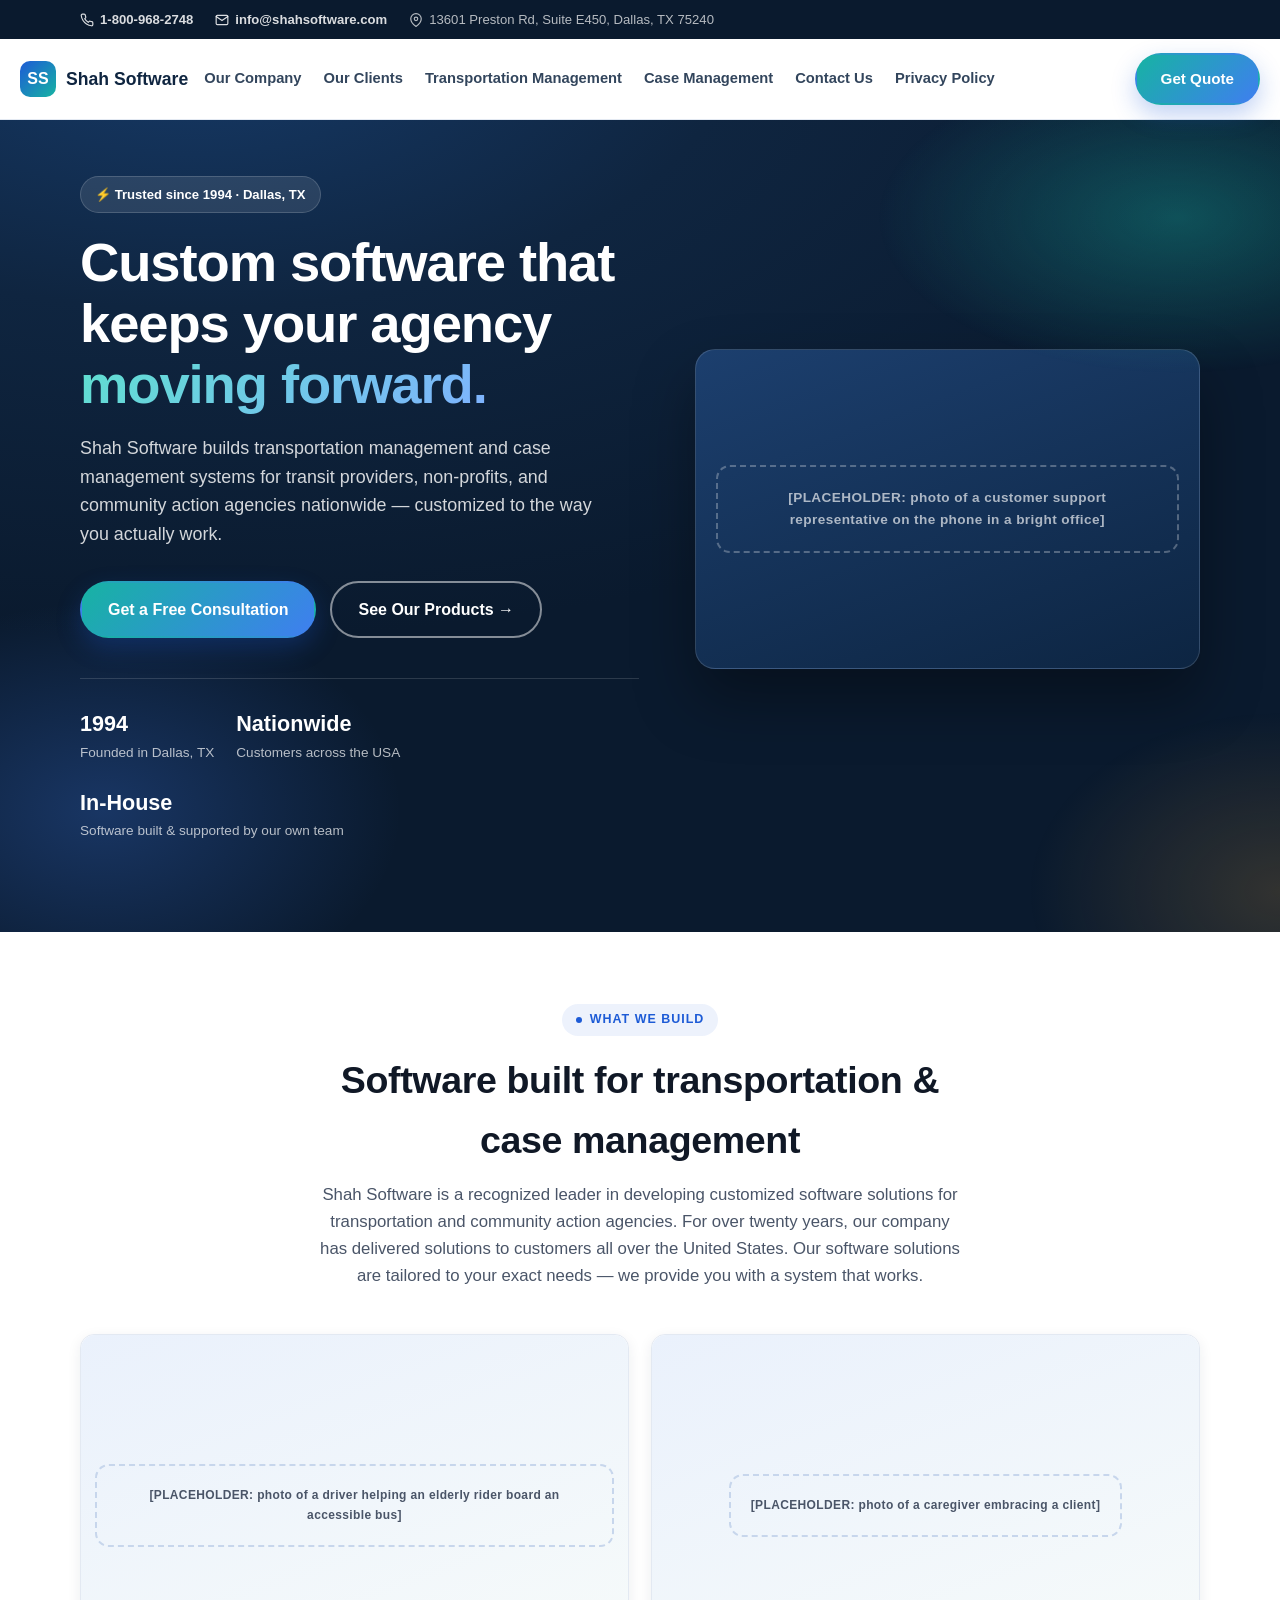
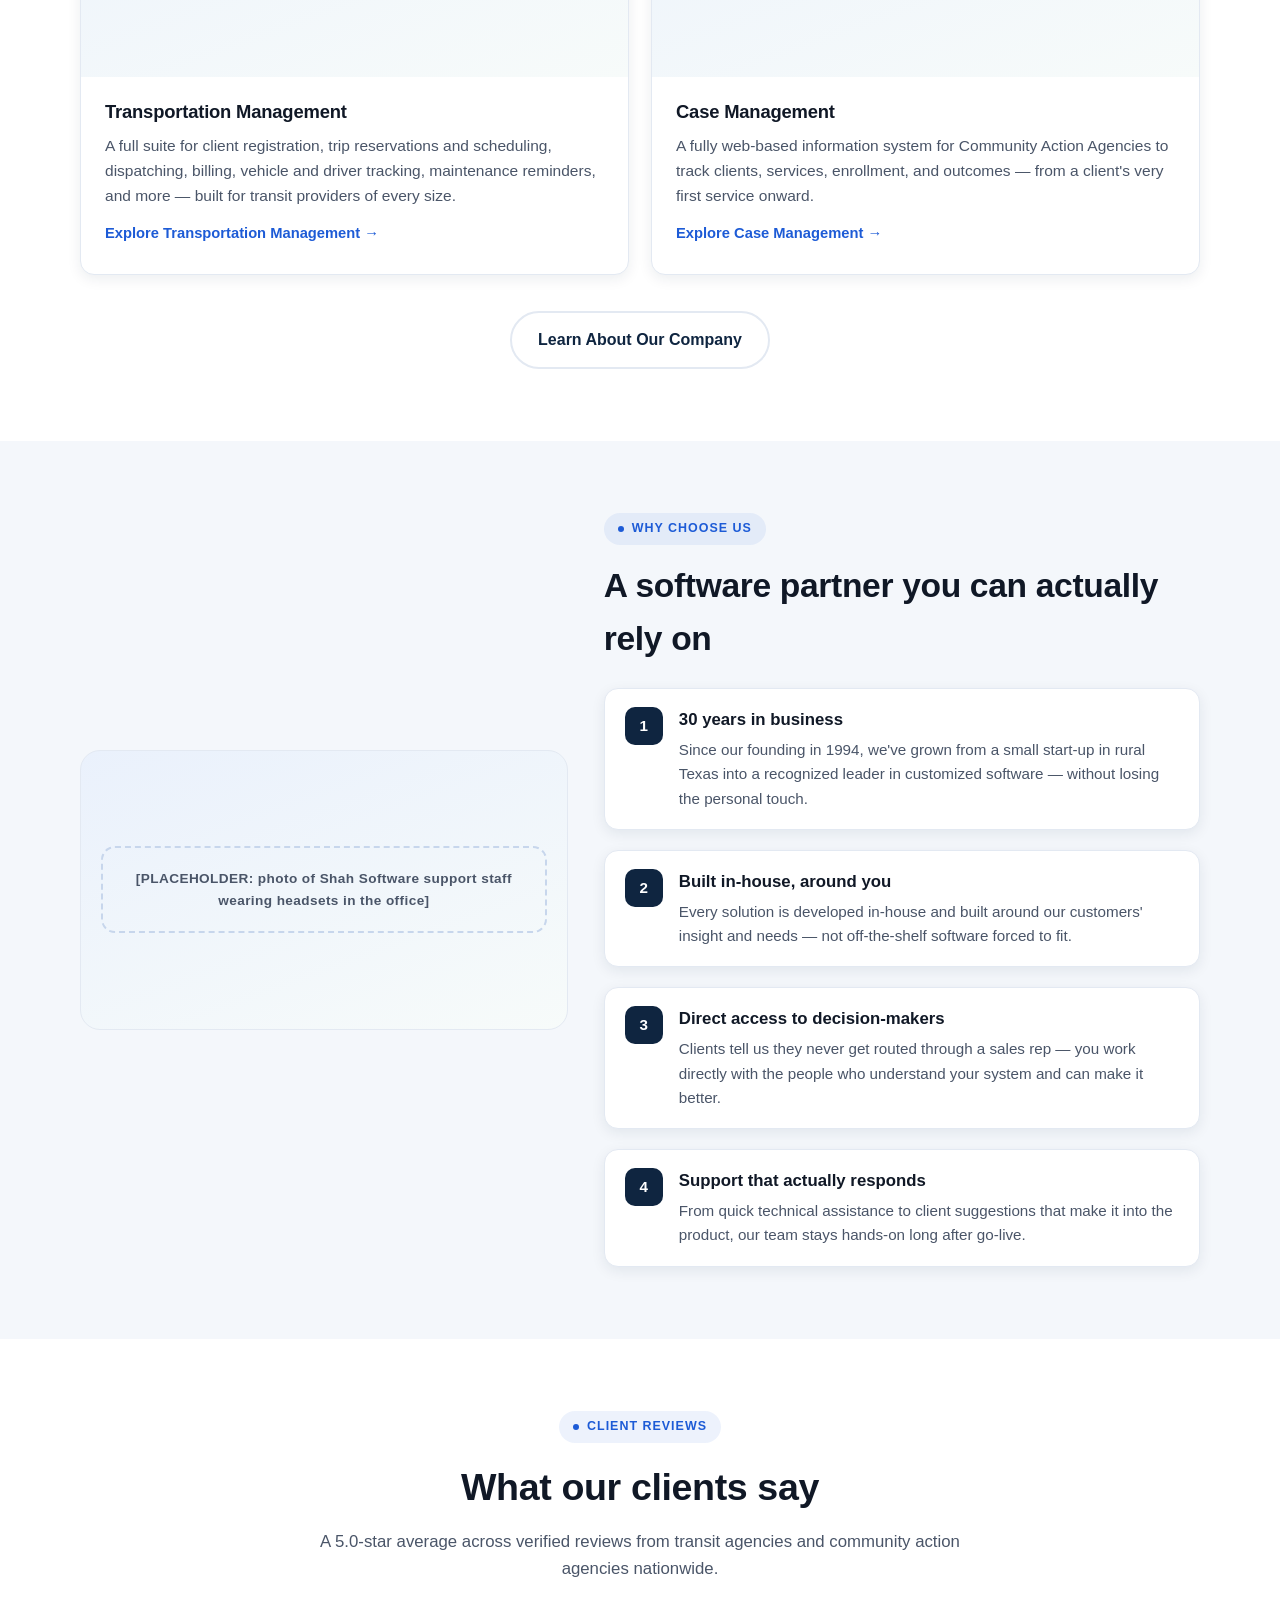
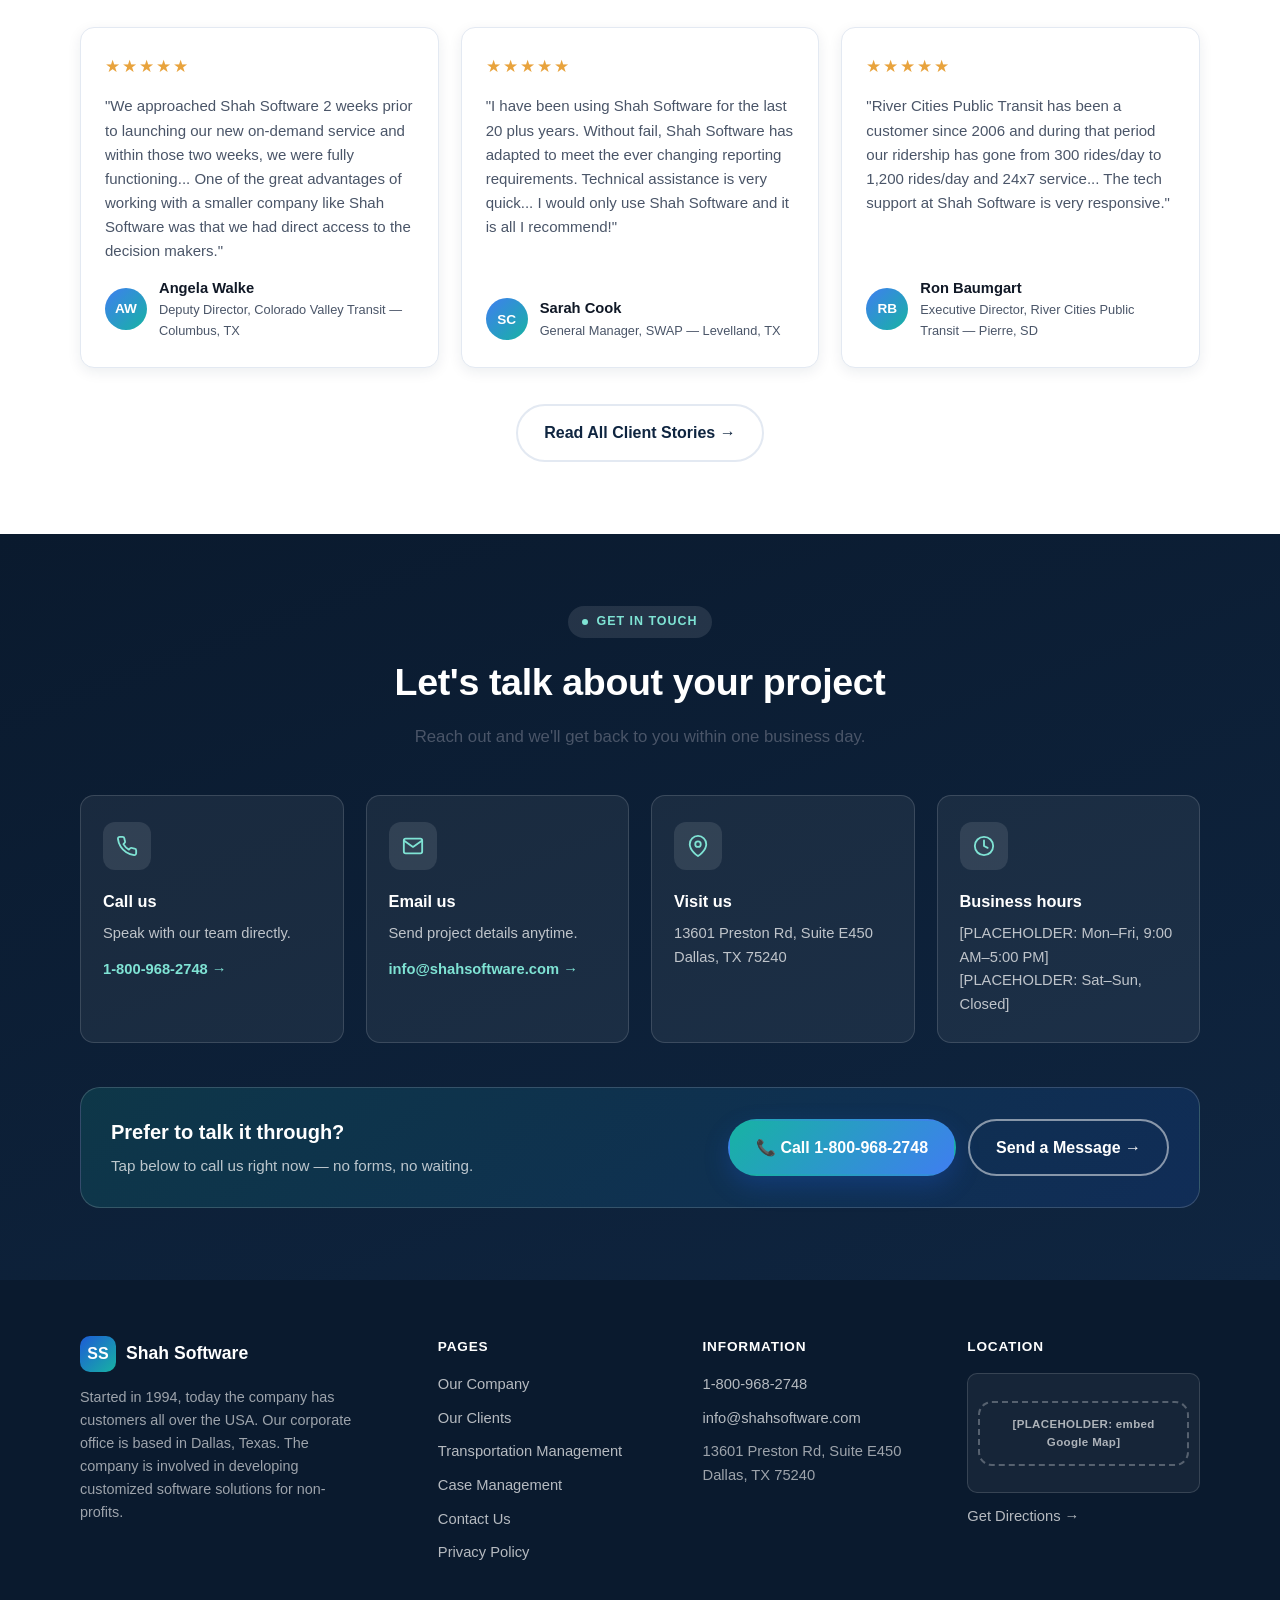
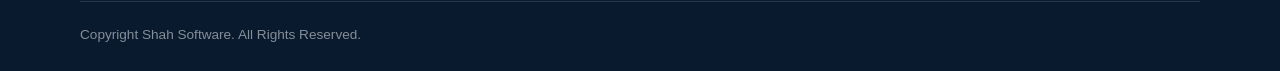
<file: index.html>
<!DOCTYPE html>
<html lang="en">
<head>
<meta charset="UTF-8">
<meta name="viewport" content="width=device-width, initial-scale=1.0">
<title>Shah Software | Customized Software Solutions Since 1994</title>
<meta name="description" content="Shah Software builds custom transportation management and case management software for transit providers and community action agencies nationwide.">
<link rel="icon" type="image/svg+xml" href="data:image/svg+xml,%3Csvg xmlns='http://www.w3.org/2000/svg' viewBox='0 0 36 36'%3E%3Cdefs%3E%3ClinearGradient id='g' x1='0' y1='0' x2='1' y2='1'%3E%3Cstop offset='0' stop-color='%231d5bd6'/%3E%3Cstop offset='1' stop-color='%2317b3a3'/%3E%3C/linearGradient%3E%3C/defs%3E%3Crect width='36' height='36' rx='9' fill='url(%23g)'/%3E%3Ctext x='18' y='24' font-family='Arial,Helvetica,sans-serif' font-size='15' font-weight='800' fill='white' text-anchor='middle'%3ESS%3C/text%3E%3C/svg%3E">
<link rel="canonical" href="https://www.shahsoftware.com/">
<meta property="og:type" content="website">
<meta property="og:site_name" content="Shah Software">
<meta property="og:title" content="Shah Software | Customized Software Solutions Since 1994">
<meta property="og:description" content="Shah Software builds custom transportation management and case management software for transit providers and community action agencies nationwide.">
<meta property="og:url" content="https://www.shahsoftware.com/">
<meta property="og:image" content="https://www.shahsoftware.com/[PLACEHOLDER-social-share-image.jpg]">
<meta name="twitter:card" content="summary_large_image">
<meta name="twitter:title" content="Shah Software | Customized Software Solutions Since 1994">
<meta name="twitter:description" content="Shah Software builds custom transportation management and case management software for transit providers and community action agencies nationwide.">
<style>
/* ===========================================================
   Shah Software — shared stylesheet
   Plain HTML + CSS, no JS, no build step.
   =========================================================== */

:root{
  --navy:#0f2540;
  --navy-deep:#0a1a2e;
  --blue:#1d5bd6;
  --blue-light:#3f7ef0;
  --teal:#17b3a3;
  --gold:#e8a33d;
  --ink:#101826;
  --ink-soft:#4a5568;
  --paper:#ffffff;
  --paper-soft:#f4f7fb;
  --line:#e3e9f2;
  --radius-lg:20px;
  --radius-md:14px;
  --radius-sm:10px;
  --shadow:0 10px 30px rgba(15,37,64,0.10);
  --shadow-sm:0 4px 14px rgba(15,37,64,0.08);
  --maxw:1160px;
  --maxw-nav:1400px;
}

*,*::before,*::after{box-sizing:border-box;}
html{scroll-behavior:smooth;scrollbar-width:thin;scrollbar-color:var(--teal) var(--paper-soft);}
:target{scroll-margin-top:100px;}
body{
  margin:0;
  font-family:-apple-system,BlinkMacSystemFont,"Segoe UI",Roboto,"Helvetica Neue",Arial,sans-serif;
  color:var(--ink);
  background:var(--paper);
  line-height:1.6;
  -webkit-font-smoothing:antialiased;
}
img{max-width:100%;display:block;}
a{color:inherit;text-decoration:none;}
ul{list-style:none;margin:0;padding:0;}
h1,h2,h3,h4,p{margin:0;}
.wrap{max-width:var(--maxw);margin:0 auto;padding:0 20px;}
section{padding:72px 0;}

/* custom scrollbar (webkit) */
::-webkit-scrollbar{width:10px;height:10px;}
::-webkit-scrollbar-track{background:var(--paper-soft);}
::-webkit-scrollbar-thumb{background:linear-gradient(var(--teal),var(--blue));border-radius:999px;}
::-webkit-scrollbar-thumb:hover{background:linear-gradient(var(--blue),var(--teal));}
::selection{background:rgba(23,179,163,0.3);}

/* accessible, on-brand focus rings (kept for keyboard users; mouse clicks don't trigger it) */
a:focus-visible,button:focus-visible,input:focus-visible,textarea:focus-visible,.btn:focus-visible,label.burger:focus-visible{
  outline:none;box-shadow:0 0 0 3px rgba(29,91,214,0.35);border-radius:8px;
}

.eyebrow{
  display:inline-flex;
  align-items:center;
  gap:8px;
  font-size:.78rem;
  font-weight:700;
  letter-spacing:.08em;
  text-transform:uppercase;
  color:var(--blue);
  background:rgba(29,91,214,0.08);
  padding:6px 14px;
  border-radius:999px;
  margin-bottom:14px;
}
.eyebrow::before{
  content:"";width:6px;height:6px;border-radius:50%;background:var(--blue);flex-shrink:0;
  animation:pulseDot 2.2s ease-in-out infinite;
}
.eyebrow.on-dark{background:rgba(255,255,255,0.1);color:#7fe3d4;}
.eyebrow.on-dark::before{background:#7fe3d4;}
@keyframes pulseDot{0%,100%{opacity:1;transform:scale(1);}50%{opacity:.45;transform:scale(1.5);}}
@media (prefers-reduced-motion:reduce){.eyebrow::before{animation:none;}}

.section-head{max-width:640px;margin:0 auto 44px;text-align:center;}
.section-head.left{margin:0 0 36px;text-align:left;}
.section-head h2{font-size:clamp(1.7rem,4vw,2.35rem);letter-spacing:-0.01em;}
.section-head p{margin-top:12px;color:var(--ink-soft);font-size:1.05rem;}

/* ===== Buttons ===== */
.btn{
  display:inline-flex;
  align-items:center;
  justify-content:center;
  gap:8px;
  padding:14px 26px;
  border-radius:999px;
  font-weight:700;
  font-size:1rem;
  border:2px solid transparent;
  cursor:pointer;
  transition:transform .18s cubic-bezier(.34,1.56,.64,1), box-shadow .2s ease, background .2s ease, color .2s ease, border-color .2s ease;
}
.btn:active{transform:translateY(1px) scale(.97);}
.btn-primary{
  background:linear-gradient(135deg,var(--teal),var(--blue-light));
  color:#fff;
  box-shadow:0 10px 24px rgba(29,91,214,0.28);
}
.btn-primary:hover{box-shadow:0 16px 34px rgba(29,91,214,0.4);transform:translateY(-2px);}
.btn-ghost{background:transparent;border-color:rgba(255,255,255,0.5);color:#fff;}
.btn-ghost:hover{background:rgba(255,255,255,0.12);border-color:#fff;transform:translateY(-2px);}
.btn-outline{background:transparent;border-color:var(--line);color:var(--navy);}
.btn-outline:hover{border-color:var(--blue);color:var(--blue);transform:translateY(-2px);box-shadow:var(--shadow-sm);}
.btn-sm{padding:10px 20px;font-size:.9rem;}

/* ===== Top info bar ===== */
.topbar{
  background:var(--navy-deep);
  color:rgba(255,255,255,0.85);
  font-size:.82rem;
}
.topbar .wrap{
  display:flex;
  flex-wrap:wrap;
  gap:6px 22px;
  align-items:center;
  padding-top:9px;
  padding-bottom:9px;
}
.topbar a{display:inline-flex;align-items:center;gap:6px;font-weight:600;transition:color .18s ease;}
.topbar a:hover{color:#7fe3d4;}
.topbar svg{width:14px;height:14px;flex-shrink:0;}
.topbar .addr{display:inline-flex;align-items:center;gap:6px;color:rgba(255,255,255,0.7);}

/* ===== Header / nav ===== */
header{
  position:sticky;
  top:0;
  z-index:50;
  background:rgba(255,255,255,0.92);
  backdrop-filter:saturate(180%) blur(10px);
  border-bottom:1px solid var(--line);
}
.nav{
  display:flex;
  flex-wrap:wrap;
  align-items:center;
  justify-content:flex-start;
  gap:10px 16px;
  padding:14px 20px;
  max-width:var(--maxw-nav);
  margin:0 auto;
}
.logo{display:flex;align-items:center;gap:10px;font-weight:800;font-size:1.1rem;color:var(--navy);order:1;flex-shrink:0;}
.logo-mark{
  width:36px;height:36px;border-radius:10px;
  background:linear-gradient(135deg,var(--blue),var(--teal));
  display:flex;align-items:center;justify-content:center;
  color:#fff;font-weight:800;font-size:1rem;flex-shrink:0;
  transition:transform .3s ease;
}
.logo:hover .logo-mark{transform:rotate(-8deg) scale(1.06);}
.icon{width:18px;height:18px;flex-shrink:0;}

.nav-toggle{display:none;}
.burger{
  order:4;
  flex-shrink:0;
  display:flex;align-items:center;justify-content:center;
  width:40px;height:40px;border-radius:10px;
  border:1px solid var(--line);background:#fff;cursor:pointer;
  transition:border-color .18s ease, background .18s ease;
}
.burger:hover{border-color:var(--blue);background:var(--paper-soft);}
.nav-links{
  order:5;
  flex-basis:100%;
  max-height:0;
  overflow:hidden;
  transition:max-height .3s ease;
  display:flex;flex-direction:column;
  width:100%;
  font-weight:600;font-size:.98rem;color:var(--navy);
}
.nav-toggle:checked ~ .nav-links{max-height:520px;margin-top:14px;}
.nav-links li{border-top:1px solid var(--line);}
.nav-links a{display:block;padding:13px 4px;opacity:.85;position:relative;transition:opacity .18s ease,color .18s ease;}
.nav-links a:hover,.nav-links a.active{opacity:1;color:var(--blue);}
.nav-cta{
  order:3;
  flex-shrink:0;
  display:inline-flex;
  padding:10px 18px;
  font-size:.88rem;
  margin-left:auto;
}

@media(min-width:1240px){
  .burger,.nav-toggle{display:none;}
  .nav-links{
    order:2;flex-basis:auto;max-height:none;overflow:visible;
    flex-direction:row;width:auto;gap:22px;font-size:.92rem;
  }
  .nav-links li{border-top:none;}
  .nav-links a{padding:4px 0;}
  .nav-links a::after{
    content:"";position:absolute;left:0;right:100%;bottom:-2px;height:2px;border-radius:2px;
    background:linear-gradient(90deg,var(--teal),var(--blue));
    transition:right .25s ease;
  }
  .nav-links a:hover::after,.nav-links a.active::after{right:0;}
  .nav-cta{order:3;padding:12px 24px;font-size:.95rem;}
}

/* ===== Hero (home, large) ===== */
.hero{
  position:relative;
  background:radial-gradient(1200px 600px at 15% -10%, #163a68 0%, var(--navy) 45%, var(--navy-deep) 100%);
  color:#fff;
  overflow:hidden;
  padding:76px 0 90px;
}
.hero::before{
  content:"";position:absolute;inset:0;
  background:radial-gradient(460px 320px at 8% 85%, rgba(63,126,240,0.28), transparent 65%);
  pointer-events:none;
  animation:auroraDriftAlt 18s ease-in-out infinite;
}
.hero::after{
  content:"";position:absolute;inset:0;
  background:
    radial-gradient(500px 260px at 92% 12%, rgba(23,179,163,0.35), transparent 60%),
    radial-gradient(420px 300px at 100% 95%, rgba(232,163,61,0.18), transparent 60%);
  pointer-events:none;
  animation:auroraDrift 14s ease-in-out infinite;
}
@keyframes auroraDrift{
  0%,100%{transform:translate(0,0) scale(1);}
  50%{transform:translate(-26px,18px) scale(1.07);}
}
@keyframes auroraDriftAlt{
  0%,100%{transform:translate(0,0) scale(1);}
  50%{transform:translate(20px,-16px) scale(1.05);}
}
@media (prefers-reduced-motion:reduce){.hero::before,.hero::after{animation:none;}}
.hero-grid{position:relative;display:grid;gap:44px;align-items:center;}
@media(min-width:960px){.hero-grid{grid-template-columns:1.05fr .95fr;gap:56px;}}
@keyframes fadeSlideUp{from{opacity:0;transform:translateY(18px);}to{opacity:1;transform:translateY(0);}}
.hero-grid > *{animation:fadeSlideUp .7s cubic-bezier(.16,1,.3,1) both;}
.hero-grid > *:nth-child(2){animation-delay:.12s;}
@media (prefers-reduced-motion:reduce){.hero-grid > *{animation:none;}}
.hero-badge{
  display:inline-flex;align-items:center;gap:8px;
  background:rgba(255,255,255,0.1);border:1px solid rgba(255,255,255,0.16);
  padding:7px 14px;border-radius:999px;font-size:.82rem;font-weight:600;margin-bottom:20px;
}
.hero h1{font-size:clamp(2.1rem,5.4vw,3.4rem);line-height:1.12;letter-spacing:-0.02em;font-weight:800;}
.hero h1 span{
  background:linear-gradient(135deg,#5fe0cf,#7fb2ff);
  -webkit-background-clip:text;background-clip:text;color:transparent;
}
.hero p.lead{margin-top:18px;font-size:1.12rem;color:rgba(255,255,255,0.82);max-width:52ch;}
.hero-actions{display:flex;flex-wrap:wrap;gap:14px;margin-top:32px;}
.hero-trust{display:flex;flex-wrap:wrap;gap:22px;margin-top:40px;padding-top:28px;border-top:1px solid rgba(255,255,255,0.14);}
.hero-trust div{font-size:.85rem;color:rgba(255,255,255,0.7);transition:transform .2s ease;cursor:default;}
.hero-trust div:hover{transform:translateY(-3px);}
.hero-trust strong{display:block;font-size:1.35rem;color:#fff;font-weight:800;transition:color .2s ease;}
.hero-trust div:hover strong{color:#7fe3d4;}
.hero-media{
  position:relative;border-radius:var(--radius-lg);overflow:hidden;
  background:linear-gradient(160deg,#1c3f6e,#0d2542);
  border:1px solid rgba(255,255,255,0.14);min-height:320px;
  display:flex;align-items:center;justify-content:center;
  box-shadow:0 30px 60px rgba(0,0,0,0.35);
  transition:transform .4s cubic-bezier(.16,1,.3,1);
}
.hero-media:hover{transform:translateY(-4px);}
.placeholder-tag{
  color:rgba(255,255,255,0.65);font-size:.85rem;font-weight:700;letter-spacing:.03em;
  text-align:center;padding:20px;border:2px dashed rgba(255,255,255,0.28);
  border-radius:var(--radius-md);margin:20px;
}

/* ===== Page hero (inner pages, compact) ===== */
.page-hero{
  position:relative;
  background:radial-gradient(1000px 500px at 10% -20%, #163a68 0%, var(--navy) 45%, var(--navy-deep) 100%);
  color:#fff;padding:56px 0 64px;overflow:hidden;
}
.page-hero::after{
  content:"";position:absolute;inset:0;
  background:radial-gradient(480px 240px at 95% 10%, rgba(23,179,163,0.32), transparent 60%);
  pointer-events:none;
  animation:auroraDrift 16s ease-in-out infinite;
}
@media (prefers-reduced-motion:reduce){.page-hero::after{animation:none;}}
.page-hero .wrap{position:relative;}
.page-hero .wrap > *{animation:fadeSlideUp .6s cubic-bezier(.16,1,.3,1) both;}
@media (prefers-reduced-motion:reduce){.page-hero .wrap > *{animation:none;}}
.page-hero h1{font-size:clamp(1.9rem,4.6vw,2.7rem);letter-spacing:-0.01em;font-weight:800;}
.page-hero p{margin-top:14px;color:rgba(255,255,255,0.8);font-size:1.05rem;max-width:60ch;}
.page-hero-media{
  margin-top:32px;border-radius:var(--radius-lg);overflow:hidden;
  background:linear-gradient(160deg,#1c3f6e,#0d2542);
  border:1px solid rgba(255,255,255,0.14);min-height:200px;
  display:flex;align-items:center;justify-content:center;
  box-shadow:0 20px 40px rgba(0,0,0,0.3);
}

/* ===== Logos / trusted strip ===== */
.strip{background:var(--paper-soft);border-bottom:1px solid var(--line);padding:26px 0;}
.strip .wrap{display:flex;flex-wrap:wrap;gap:14px 34px;align-items:center;justify-content:center;color:var(--ink-soft);font-size:.85rem;font-weight:600;text-align:center;}

/* ===== Grids / cards ===== */
.grid-3{display:grid;gap:22px;grid-template-columns:1fr;}
@media(min-width:680px){.grid-3{grid-template-columns:repeat(2,1fr);}}
@media(min-width:980px){.grid-3{grid-template-columns:repeat(3,1fr);}}
.grid-2{display:grid;gap:22px;grid-template-columns:1fr;}
@media(min-width:680px){.grid-2{grid-template-columns:repeat(2,1fr);}}

.card{
  background:#fff;border:1px solid var(--line);border-radius:var(--radius-md);
  padding:28px 24px;box-shadow:var(--shadow-sm);
  transition:transform .3s cubic-bezier(.16,1,.3,1), box-shadow .3s ease, border-color .3s ease;
}
.card:hover{transform:translateY(-6px);box-shadow:0 18px 40px rgba(29,91,214,0.16);border-color:rgba(23,179,163,0.45);}
.card-icon{
  width:48px;height:48px;border-radius:12px;
  display:flex;align-items:center;justify-content:center;
  background:linear-gradient(135deg,rgba(29,91,214,0.12),rgba(23,179,163,0.14));
  color:var(--blue);margin-bottom:18px;
  transition:transform .3s cubic-bezier(.34,1.56,.64,1);
}
.card:hover .card-icon,.why-item:hover .card-icon{transform:scale(1.1) rotate(-4deg);}
.card h3{font-size:1.15rem;margin-bottom:8px;letter-spacing:-0.01em;}
.card p{color:var(--ink-soft);font-size:.97rem;}
.card .card-media{
  margin:-28px -24px 20px;border-radius:var(--radius-md) var(--radius-md) 0 0;
  overflow:hidden;aspect-ratio:16/10;
  background:linear-gradient(160deg,#eaf1fc,#f7fbfa);
  display:flex;align-items:center;justify-content:center;
}
.card .card-media .placeholder-tag{color:var(--ink-soft);border-color:#c7d6ec;font-size:.75rem;margin:14px;}
.card a.card-link{display:inline-flex;align-items:center;gap:6px;margin-top:14px;font-weight:700;color:var(--blue);font-size:.92rem;transition:color .18s ease,transform .18s ease;}
.card a.card-link:hover{color:var(--teal);transform:translateX(4px);}

/* ===== Why choose us ===== */
.why{background:var(--paper-soft);}
.why-grid{display:grid;gap:36px;align-items:center;}
@media(min-width:940px){.why-grid{grid-template-columns:.9fr 1.1fr;}}
.why-media{
  border-radius:var(--radius-lg);background:linear-gradient(160deg,#eaf1fc,#f7fbfa);
  border:1px solid var(--line);min-height:280px;display:flex;align-items:center;justify-content:center;
}
.why-media .placeholder-tag{color:var(--ink-soft);border-color:#c7d6ec;}
.why-list{display:grid;gap:20px;}
.why-item{
  display:flex;gap:16px;align-items:flex-start;background:#fff;border:1px solid var(--line);
  border-radius:var(--radius-md);padding:18px 20px;box-shadow:var(--shadow-sm);
  transition:transform .3s cubic-bezier(.16,1,.3,1), box-shadow .3s ease, border-color .3s ease;
}
.why-item:hover{transform:translateX(6px);box-shadow:0 14px 30px rgba(29,91,214,0.14);border-color:rgba(23,179,163,0.4);}
.why-item .num{
  flex-shrink:0;width:38px;height:38px;border-radius:10px;background:var(--navy);color:#fff;
  font-weight:800;display:flex;align-items:center;justify-content:center;font-size:.95rem;
  transition:background .3s ease,transform .3s cubic-bezier(.34,1.56,.64,1);
}
.why-item:hover .num{background:linear-gradient(135deg,var(--teal),var(--blue));transform:scale(1.08);}
.why-item h3{font-size:1.05rem;margin-bottom:4px;}
.why-item p{color:var(--ink-soft);font-size:.95rem;}

/* ===== Reviews / testimonials ===== */
.reviews-grid{display:grid;gap:22px;grid-template-columns:1fr;}
@media(min-width:760px){.reviews-grid{grid-template-columns:repeat(3,1fr);}}
.review-card{
  background:#fff;border:1px solid var(--line);border-radius:var(--radius-md);
  padding:26px 24px;box-shadow:var(--shadow-sm);display:flex;flex-direction:column;gap:14px;
  transition:transform .3s cubic-bezier(.16,1,.3,1), box-shadow .3s ease, border-color .3s ease;
}
.review-card:hover{transform:translateY(-6px);box-shadow:0 18px 40px rgba(232,163,61,0.18);border-color:rgba(232,163,61,0.5);}
.stars{color:var(--gold);font-size:1.05rem;letter-spacing:2px;}
.review-card p.quote{color:var(--ink-soft);font-size:.94rem;flex-grow:1;}
.reviewer{display:flex;align-items:center;gap:12px;}
.avatar{
  width:42px;height:42px;border-radius:50%;
  background:linear-gradient(135deg,var(--blue-light),var(--teal));
  color:#fff;display:flex;align-items:center;justify-content:center;font-weight:700;font-size:.85rem;flex-shrink:0;
}
.reviewer .name{font-weight:700;font-size:.92rem;}
.reviewer .role{color:var(--ink-soft);font-size:.8rem;}

.testimonial-full{
  display:grid;gap:24px;
}
.testimonial-full .review-card{padding:30px;}
.testimonial-full p.quote{font-size:1rem;color:var(--ink-soft);}
.rating-summary{
  display:flex;align-items:center;gap:14px;flex-wrap:wrap;
  background:#fff;border:1px solid var(--line);border-radius:var(--radius-md);
  padding:18px 22px;box-shadow:var(--shadow-sm);margin-bottom:36px;
}
.rating-summary .stars{font-size:1.3rem;}
.rating-summary strong{font-size:1.1rem;}
.rating-summary span{color:var(--ink-soft);font-size:.92rem;}

/* ===== Feature grid (Transportation / Case Management) ===== */
.feature-grid{display:grid;gap:24px;grid-template-columns:1fr;}
@media(min-width:680px){.feature-grid{grid-template-columns:repeat(2,1fr);}}
@media(min-width:980px){.feature-grid.cols-3{grid-template-columns:repeat(3,1fr);}}
.feature-card{display:flex;gap:16px;align-items:flex-start;padding:6px 0;transition:transform .25s ease;}
.feature-card:hover{transform:translateX(4px);}
.feature-card .card-icon{margin-bottom:0;}
.feature-card h3{font-size:1.03rem;margin-bottom:6px;}
.feature-card p{color:var(--ink-soft);font-size:.93rem;}

.intro-copy{max-width:760px;margin:0 auto 48px;text-align:center;color:var(--ink-soft);font-size:1.05rem;}

/* ===== Spotlight / article banner ===== */
.spotlight{background:var(--paper-soft);}
.spotlight-grid{display:grid;gap:32px;align-items:center;}
@media(min-width:860px){.spotlight-grid{grid-template-columns:1.1fr .9fr;}}
.spotlight-tag{
  display:inline-block;background:var(--gold);color:#fff;font-weight:800;font-size:.78rem;
  letter-spacing:.05em;text-transform:uppercase;padding:7px 14px;border-radius:6px;margin-bottom:16px;
}
.spotlight h3{font-size:clamp(1.4rem,3vw,1.9rem);letter-spacing:-0.01em;margin-bottom:14px;}
.spotlight p{color:var(--ink-soft);}
.spotlight-media{
  border-radius:var(--radius-lg);overflow:hidden;background:linear-gradient(160deg,#e4ecf9,#eef6f4);
  border:1px solid var(--line);min-height:220px;display:flex;align-items:center;justify-content:center;
  transition:transform .4s cubic-bezier(.16,1,.3,1);
}
.spotlight-media:hover{transform:translateY(-4px);}
.spotlight-media .placeholder-tag{color:var(--ink-soft);border-color:#c7d6ec;}

/* ===== Contact ===== */
.contact-hero-strip{background:linear-gradient(160deg,var(--navy-deep),var(--navy));color:#fff;}
.contact-grid{display:grid;gap:22px;grid-template-columns:1fr;}
@media(min-width:760px){.contact-grid{grid-template-columns:repeat(2,1fr);}}
@media(min-width:1040px){.contact-grid{grid-template-columns:repeat(4,1fr);}}
.contact-card{
  background:rgba(255,255,255,0.06);border:1px solid rgba(255,255,255,0.14);
  border-radius:var(--radius-md);padding:26px 22px;text-align:left;
  transition:transform .3s cubic-bezier(.16,1,.3,1), background .3s ease, border-color .3s ease;
}
.contact-card:hover{transform:translateY(-6px);background:rgba(255,255,255,0.1);border-color:rgba(127,227,212,0.5);}
.contact-card .card-icon{background:rgba(255,255,255,0.1);color:#7fe3d4;}
.contact-card h3{font-size:1.02rem;margin-bottom:8px;}
.contact-card p{color:rgba(255,255,255,0.72);font-size:.92rem;}
.contact-card a.link{display:inline-flex;align-items:center;gap:6px;margin-top:12px;font-weight:700;color:#7fe3d4;font-size:.92rem;transition:color .18s ease,transform .18s ease;}
.contact-card a.link:hover{color:#fff;transform:translateX(4px);}
.call-banner{
  margin-top:44px;display:flex;flex-wrap:wrap;gap:20px;align-items:center;justify-content:space-between;
  background:linear-gradient(135deg,rgba(23,179,163,0.16),rgba(29,91,214,0.16));
  border:1px solid rgba(255,255,255,0.16);border-radius:var(--radius-lg);padding:28px 30px;
  transition:transform .3s ease,box-shadow .3s ease;
}
.call-banner:hover{transform:translateY(-3px);box-shadow:0 20px 44px rgba(29,91,214,0.14);}
.call-banner h3{font-size:1.25rem;margin-bottom:6px;}
.call-banner p{color:rgba(255,255,255,0.72);font-size:.95rem;}

/* ===== Contact page: info + form ===== */
.contact-layout{display:grid;gap:44px;grid-template-columns:1fr;}
@media(min-width:900px){.contact-layout{grid-template-columns:.85fr 1.15fr;}}
.info-block h2{font-size:1.4rem;margin-bottom:20px;}
.info-list{display:grid;gap:18px;}
.info-list li{display:flex;gap:14px;align-items:flex-start;}
.info-list .card-icon{background:rgba(29,91,214,0.1);}
.info-list strong{display:block;font-size:.98rem;}
.info-list a,.info-list span.value{color:var(--ink-soft);font-size:.95rem;}
.info-list a{transition:color .18s ease;}
.info-list a:hover{color:var(--blue);}
.hours-note{margin-top:22px;padding:16px 18px;background:var(--paper-soft);border:1px dashed var(--line);border-radius:var(--radius-sm);color:var(--ink-soft);font-size:.88rem;}

.form-card{background:#fff;border:1px solid var(--line);border-radius:var(--radius-lg);padding:32px;box-shadow:var(--shadow-sm);}
.form-card h2{font-size:1.4rem;margin-bottom:6px;}
.form-card > p{color:var(--ink-soft);font-size:.94rem;margin-bottom:24px;}
.form-row{display:grid;gap:16px;grid-template-columns:1fr;margin-bottom:16px;}
@media(min-width:560px){.form-row.two{grid-template-columns:1fr 1fr;}}
label{display:block;font-size:.85rem;font-weight:700;color:var(--navy);margin-bottom:6px;}
input[type=text],input[type=email],input[type=tel],textarea{
  width:100%;padding:12px 14px;border:1px solid var(--line);border-radius:var(--radius-sm);
  font:inherit;color:var(--ink);background:var(--paper-soft);
  transition:border-color .18s ease, background .18s ease, box-shadow .18s ease;
}
input:focus,textarea:focus{outline:none;border-color:var(--blue-light);background:#fff;box-shadow:0 0 0 3px rgba(29,91,214,0.14);}
textarea{resize:vertical;min-height:110px;}
.checkbox-group{display:grid;gap:10px;grid-template-columns:1fr;margin-top:6px;}
@media(min-width:560px){.checkbox-group{grid-template-columns:1fr 1fr;}}
.checkbox-group label{
  display:flex;align-items:center;gap:8px;font-weight:600;font-size:.9rem;color:var(--ink);margin-bottom:0;
}
.checkbox-group input{width:16px;height:16px;accent-color:var(--blue);}
.form-note{margin-top:18px;font-size:.82rem;color:var(--ink-soft);background:var(--paper-soft);border:1px dashed var(--line);border-radius:var(--radius-sm);padding:12px 14px;}

.map-embed{
  border-radius:var(--radius-lg);overflow:hidden;border:1px solid var(--line);
  background:var(--paper-soft);min-height:280px;display:flex;align-items:center;justify-content:center;
  margin-top:56px;
}
.map-embed .placeholder-tag{color:var(--ink-soft);border-color:#c7d6ec;}

/* ===== Prose (privacy policy) ===== */
.prose{max-width:820px;margin:0 auto;}
.prose h2{font-size:1.3rem;margin:38px 0 12px;letter-spacing:-0.01em;}
.prose h2:first-child{margin-top:0;}
.prose h3{font-size:1.05rem;margin:22px 0 8px;}
.prose p{color:var(--ink-soft);margin-bottom:14px;font-size:.98rem;}
.prose ul{list-style:disc;padding-left:22px;margin-bottom:14px;}
.prose li{color:var(--ink-soft);font-size:.98rem;margin-bottom:6px;}
.prose .meta{color:var(--ink-soft);font-size:.9rem;margin-bottom:30px;}
.prose a{color:var(--blue);text-decoration:underline;}

/* ===== Footer ===== */
footer{background:var(--navy-deep);color:rgba(255,255,255,0.7);padding:56px 0 26px;font-size:.92rem;}
.footer-grid{display:grid;gap:32px;grid-template-columns:1fr;padding-bottom:36px;border-bottom:1px solid rgba(255,255,255,0.12);}
@media(min-width:760px){.footer-grid{grid-template-columns:1.4fr 1fr 1fr 1fr;}}
.footer-brand .logo{color:#fff;margin-bottom:14px;}
.footer-brand p{color:rgba(255,255,255,0.6);font-size:.9rem;max-width:36ch;}
.footer-col h4{color:#fff;font-size:.85rem;text-transform:uppercase;letter-spacing:.06em;margin-bottom:16px;}
.footer-col ul{display:grid;gap:10px;}
.footer-col a{transition:color .18s ease, transform .18s ease;display:inline-block;}
.footer-col a:hover{color:#fff;transform:translateX(3px);}
.footer-col li.plain{color:rgba(255,255,255,0.6);}
.footer-map{
  border-radius:var(--radius-sm);overflow:hidden;border:1px solid rgba(255,255,255,0.14);
  min-height:120px;background:rgba(255,255,255,0.05);display:flex;align-items:center;justify-content:center;
}
.footer-map .placeholder-tag{margin:10px;padding:12px;font-size:.72rem;}
.footer-bottom{display:flex;flex-wrap:wrap;gap:12px;align-items:center;justify-content:space-between;padding-top:22px;font-size:.85rem;color:rgba(255,255,255,0.5);}

</style>
</head>
<body>

<div class="topbar">
  <div class="wrap">
    <a href="tel:+18009682748">
      <svg viewBox="0 0 24 24" fill="none" stroke="currentColor" stroke-width="2" stroke-linecap="round" stroke-linejoin="round"><path d="M22 16.92v3a2 2 0 0 1-2.18 2 19.79 19.79 0 0 1-8.63-3.07 19.5 19.5 0 0 1-6-6 19.79 19.79 0 0 1-3.07-8.67A2 2 0 0 1 4.11 2h3a2 2 0 0 1 2 1.72c.127.96.361 1.903.7 2.81a2 2 0 0 1-.45 2.11L8.09 9.91a16 16 0 0 0 6 6l1.27-1.27a2 2 0 0 1 2.11-.45c.907.339 1.85.573 2.81.7A2 2 0 0 1 22 16.92z"/></svg>
      1-800-968-2748
    </a>
    <a href="mailto:info@shahsoftware.com">
      <svg viewBox="0 0 24 24" fill="none" stroke="currentColor" stroke-width="2" stroke-linecap="round" stroke-linejoin="round"><path d="M4 4h16c1.1 0 2 .9 2 2v12c0 1.1-.9 2-2 2H4c-1.1 0-2-.9-2-2V6c0-1.1.9-2 2-2z"/><polyline points="22,6 12,13 2,6"/></svg>
      info@shahsoftware.com
    </a>
    <span class="addr">
      <svg viewBox="0 0 24 24" fill="none" stroke="currentColor" stroke-width="2" stroke-linecap="round" stroke-linejoin="round"><path d="M21 10c0 7-9 13-9 13s-9-6-9-13a9 9 0 0 1 18 0z"/><circle cx="12" cy="10" r="3"/></svg>
      13601 Preston Rd, Suite E450, Dallas, TX 75240
    </span>
  </div>
</div>

<header>
  <nav class="nav">
    <a href="index.html" class="logo">
      <span class="logo-mark">SS</span>
      Shah Software
    </a>

    <input type="checkbox" id="nav-toggle" class="nav-toggle">

    <ul class="nav-links">
      <li><a href="our-company.html">Our Company</a></li>
      <li><a href="our-clients.html">Our Clients</a></li>
      <li><a href="transportation-management.html">Transportation Management</a></li>
      <li><a href="case-management.html">Case Management</a></li>
      <li><a href="contact.html">Contact Us</a></li>
      <li><a href="privacy-policy.html">Privacy Policy</a></li>
    </ul>

    <a href="contact.html" class="btn btn-primary nav-cta">Get Quote</a>

    <label for="nav-toggle" class="burger" aria-label="Menu">
      <svg class="icon" viewBox="0 0 24 24" fill="none" stroke="currentColor" stroke-width="2" stroke-linecap="round"><line x1="3" y1="6" x2="21" y2="6"/><line x1="3" y1="12" x2="21" y2="12"/><line x1="3" y1="18" x2="21" y2="18"/></svg>
    </label>
  </nav>
</header>

<main>

  <!-- ===== HERO ===== -->
  <section class="hero" style="padding-top:56px;">
    <div class="wrap hero-grid">
      <div>
        <span class="hero-badge">⚡ Trusted since 1994 · Dallas, TX</span>
        <h1>Custom software that keeps your agency <span>moving forward.</span></h1>
        <p class="lead">Shah Software builds transportation management and case management systems for transit providers, non-profits, and community action agencies nationwide — customized to the way you actually work.</p>

        <div class="hero-actions">
          <a href="contact.html" class="btn btn-primary">Get a Free Consultation</a>
          <a href="#products" class="btn btn-ghost">See Our Products →</a>
        </div>

        <div class="hero-trust">
          <div><strong>1994</strong>Founded in Dallas, TX</div>
          <div><strong>Nationwide</strong>Customers across the USA</div>
          <div><strong>In-House</strong>Software built &amp; supported by our own team</div>
        </div>
      </div>

      <div class="hero-media">
        <div class="placeholder-tag">[PLACEHOLDER: photo of a customer support representative on the phone in a bright office]</div>
      </div>
    </div>
  </section>

  <!-- ===== PRODUCTS ===== -->
  <section id="products">
    <div class="wrap">
      <div class="section-head">
        <span class="eyebrow">What We Build</span>
        <h2>Software built for transportation &amp; case management</h2>
        <p>Shah Software is a recognized leader in developing customized software solutions for transportation and community action agencies. For over twenty years, our company has delivered solutions to customers all over the United States. Our software solutions are tailored to your exact needs — we provide you with a system that works.</p>
      </div>

      <div class="grid-2">
        <div class="card">
          <div class="card-media">
            <div class="placeholder-tag">[PLACEHOLDER: photo of a driver helping an elderly rider board an accessible bus]</div>
          </div>
          <h3>Transportation Management</h3>
          <p>A full suite for client registration, trip reservations and scheduling, dispatching, billing, vehicle and driver tracking, maintenance reminders, and more — built for transit providers of every size.</p>
          <a class="card-link" href="transportation-management.html">Explore Transportation Management →</a>
        </div>

        <div class="card">
          <div class="card-media">
            <div class="placeholder-tag">[PLACEHOLDER: photo of a caregiver embracing a client]</div>
          </div>
          <h3>Case Management</h3>
          <p>A fully web-based information system for Community Action Agencies to track clients, services, enrollment, and outcomes — from a client's very first service onward.</p>
          <a class="card-link" href="case-management.html">Explore Case Management →</a>
        </div>
      </div>

      <div style="text-align:center;margin-top:36px;">
        <a href="our-company.html" class="btn btn-outline">Learn About Our Company</a>
      </div>
    </div>
  </section>

  <!-- ===== WHY CHOOSE US ===== -->
  <section id="why" class="why">
    <div class="wrap why-grid">
      <div class="why-media">
        <div class="placeholder-tag">[PLACEHOLDER: photo of Shah Software support staff wearing headsets in the office]</div>
      </div>

      <div>
        <span class="eyebrow">Why Choose Us</span>
        <h2 style="font-size:clamp(1.6rem,3.6vw,2.1rem);margin-bottom:22px;letter-spacing:-0.01em;">A software partner you can actually rely on</h2>

        <div class="why-list">
          <div class="why-item">
            <div class="num">1</div>
            <div>
              <h3>30 years in business</h3>
              <p>Since our founding in 1994, we've grown from a small start-up in rural Texas into a recognized leader in customized software — without losing the personal touch.</p>
            </div>
          </div>
          <div class="why-item">
            <div class="num">2</div>
            <div>
              <h3>Built in-house, around you</h3>
              <p>Every solution is developed in-house and built around our customers' insight and needs — not off-the-shelf software forced to fit.</p>
            </div>
          </div>
          <div class="why-item">
            <div class="num">3</div>
            <div>
              <h3>Direct access to decision-makers</h3>
              <p>Clients tell us they never get routed through a sales rep — you work directly with the people who understand your system and can make it better.</p>
            </div>
          </div>
          <div class="why-item">
            <div class="num">4</div>
            <div>
              <h3>Support that actually responds</h3>
              <p>From quick technical assistance to client suggestions that make it into the product, our team stays hands-on long after go-live.</p>
            </div>
          </div>
        </div>
      </div>
    </div>
  </section>

  <!-- ===== REVIEWS ===== -->
  <section id="reviews">
    <div class="wrap">
      <div class="section-head">
        <span class="eyebrow">Client Reviews</span>
        <h2>What our clients say</h2>
        <p>A 5.0-star average across verified reviews from transit agencies and community action agencies nationwide.</p>
      </div>

      <div class="reviews-grid">
        <div class="review-card">
          <div class="stars">★★★★★</div>
          <p class="quote">"We approached Shah Software 2 weeks prior to launching our new on-demand service and within those two weeks, we were fully functioning... One of the great advantages of working with a smaller company like Shah Software was that we had direct access to the decision makers."</p>
          <div class="reviewer">
            <div class="avatar">AW</div>
            <div>
              <div class="name">Angela Walke</div>
              <div class="role">Deputy Director, Colorado Valley Transit — Columbus, TX</div>
            </div>
          </div>
        </div>

        <div class="review-card">
          <div class="stars">★★★★★</div>
          <p class="quote">"I have been using Shah Software for the last 20 plus years. Without fail, Shah Software has adapted to meet the ever changing reporting requirements. Technical assistance is very quick... I would only use Shah Software and it is all I recommend!"</p>
          <div class="reviewer">
            <div class="avatar">SC</div>
            <div>
              <div class="name">Sarah Cook</div>
              <div class="role">General Manager, SWAP — Levelland, TX</div>
            </div>
          </div>
        </div>

        <div class="review-card">
          <div class="stars">★★★★★</div>
          <p class="quote">"River Cities Public Transit has been a customer since 2006 and during that period our ridership has gone from 300 rides/day to 1,200 rides/day and 24x7 service... The tech support at Shah Software is very responsive."</p>
          <div class="reviewer">
            <div class="avatar">RB</div>
            <div>
              <div class="name">Ron Baumgart</div>
              <div class="role">Executive Director, River Cities Public Transit — Pierre, SD</div>
            </div>
          </div>
        </div>
      </div>

      <div style="text-align:center;margin-top:36px;">
        <a href="our-clients.html" class="btn btn-outline">Read All Client Stories →</a>
      </div>
    </div>
  </section>

  <!-- ===== CONTACT ===== -->
  <section id="contact" class="contact-hero-strip">
    <div class="wrap">
      <div class="section-head">
        <span class="eyebrow on-dark">Get In Touch</span>
        <h2>Let's talk about your project</h2>
        <p>Reach out and we'll get back to you within one business day.</p>
      </div>

      <div class="contact-grid">
        <div class="contact-card">
          <div class="card-icon">
            <svg width="22" height="22" viewBox="0 0 24 24" fill="none" stroke="currentColor" stroke-width="2" stroke-linecap="round" stroke-linejoin="round"><path d="M22 16.92v3a2 2 0 0 1-2.18 2 19.79 19.79 0 0 1-8.63-3.07 19.5 19.5 0 0 1-6-6 19.79 19.79 0 0 1-3.07-8.67A2 2 0 0 1 4.11 2h3a2 2 0 0 1 2 1.72c.127.96.361 1.903.7 2.81a2 2 0 0 1-.45 2.11L8.09 9.91a16 16 0 0 0 6 6l1.27-1.27a2 2 0 0 1 2.11-.45c.907.339 1.85.573 2.81.7A2 2 0 0 1 22 16.92z"/></svg>
          </div>
          <h3>Call us</h3>
          <p>Speak with our team directly.</p>
          <a class="link" href="tel:+18009682748">1-800-968-2748 →</a>
        </div>

        <div class="contact-card">
          <div class="card-icon">
            <svg width="22" height="22" viewBox="0 0 24 24" fill="none" stroke="currentColor" stroke-width="2" stroke-linecap="round" stroke-linejoin="round"><path d="M4 4h16c1.1 0 2 .9 2 2v12c0 1.1-.9 2-2 2H4c-1.1 0-2-.9-2-2V6c0-1.1.9-2 2-2z"/><polyline points="22,6 12,13 2,6"/></svg>
          </div>
          <h3>Email us</h3>
          <p>Send project details anytime.</p>
          <a class="link" href="mailto:info@shahsoftware.com">info@shahsoftware.com →</a>
        </div>

        <div class="contact-card">
          <div class="card-icon">
            <svg width="22" height="22" viewBox="0 0 24 24" fill="none" stroke="currentColor" stroke-width="2" stroke-linecap="round" stroke-linejoin="round"><path d="M21 10c0 7-9 13-9 13s-9-6-9-13a9 9 0 0 1 18 0z"/><circle cx="12" cy="10" r="3"/></svg>
          </div>
          <h3>Visit us</h3>
          <p>13601 Preston Rd, Suite E450<br>Dallas, TX 75240</p>
        </div>

        <div class="contact-card">
          <div class="card-icon">
            <svg width="22" height="22" viewBox="0 0 24 24" fill="none" stroke="currentColor" stroke-width="2" stroke-linecap="round" stroke-linejoin="round"><circle cx="12" cy="12" r="10"/><polyline points="12 6 12 12 16 14"/></svg>
          </div>
          <h3>Business hours</h3>
          <p>[PLACEHOLDER: Mon–Fri, 9:00 AM–5:00 PM]<br>[PLACEHOLDER: Sat–Sun, Closed]</p>
        </div>
      </div>

      <div class="call-banner">
        <div>
          <h3>Prefer to talk it through?</h3>
          <p>Tap below to call us right now — no forms, no waiting.</p>
        </div>
        <div style="display:flex;gap:12px;flex-wrap:wrap;">
          <a class="btn btn-primary" href="tel:+18009682748">📞 Call 1-800-968-2748</a>
          <a class="btn btn-ghost" href="contact.html">Send a Message →</a>
        </div>
      </div>
    </div>
  </section>

</main>

<footer>
  <div class="wrap">
    <div class="footer-grid">
      <div class="footer-brand">
        <a href="index.html" class="logo">
          <span class="logo-mark">SS</span>
          Shah Software
        </a>
        <p>Started in 1994, today the company has customers all over the USA. Our corporate office is based in Dallas, Texas. The company is involved in developing customized software solutions for non-profits.</p>
      </div>

      <div class="footer-col">
        <h4>Pages</h4>
        <ul>
          <li><a href="our-company.html">Our Company</a></li>
          <li><a href="our-clients.html">Our Clients</a></li>
          <li><a href="transportation-management.html">Transportation Management</a></li>
          <li><a href="case-management.html">Case Management</a></li>
          <li><a href="contact.html">Contact Us</a></li>
          <li><a href="privacy-policy.html">Privacy Policy</a></li>
        </ul>
      </div>

      <div class="footer-col">
        <h4>Information</h4>
        <ul>
          <li><a href="tel:+18009682748">1-800-968-2748</a></li>
          <li><a href="mailto:info@shahsoftware.com">info@shahsoftware.com</a></li>
          <li class="plain">13601 Preston Rd, Suite E450<br>Dallas, TX 75240</li>
        </ul>
      </div>

      <div class="footer-col">
        <h4>Location</h4>
        <div class="footer-map"><div class="placeholder-tag">[PLACEHOLDER: embed Google Map]</div></div>
        <ul style="margin-top:12px;">
          <li><a href="https://www.google.com/maps/search/?api=1&query=13601+Preston+Rd+Suite+E450+Dallas+TX+75240" target="_blank" rel="noopener">Get Directions →</a></li>
        </ul>
      </div>
    </div>

    <div class="footer-bottom">
      <span>Copyright Shah Software. All Rights Reserved.</span>
    </div>
  </div>
</footer>

</body>
</html>
</file>
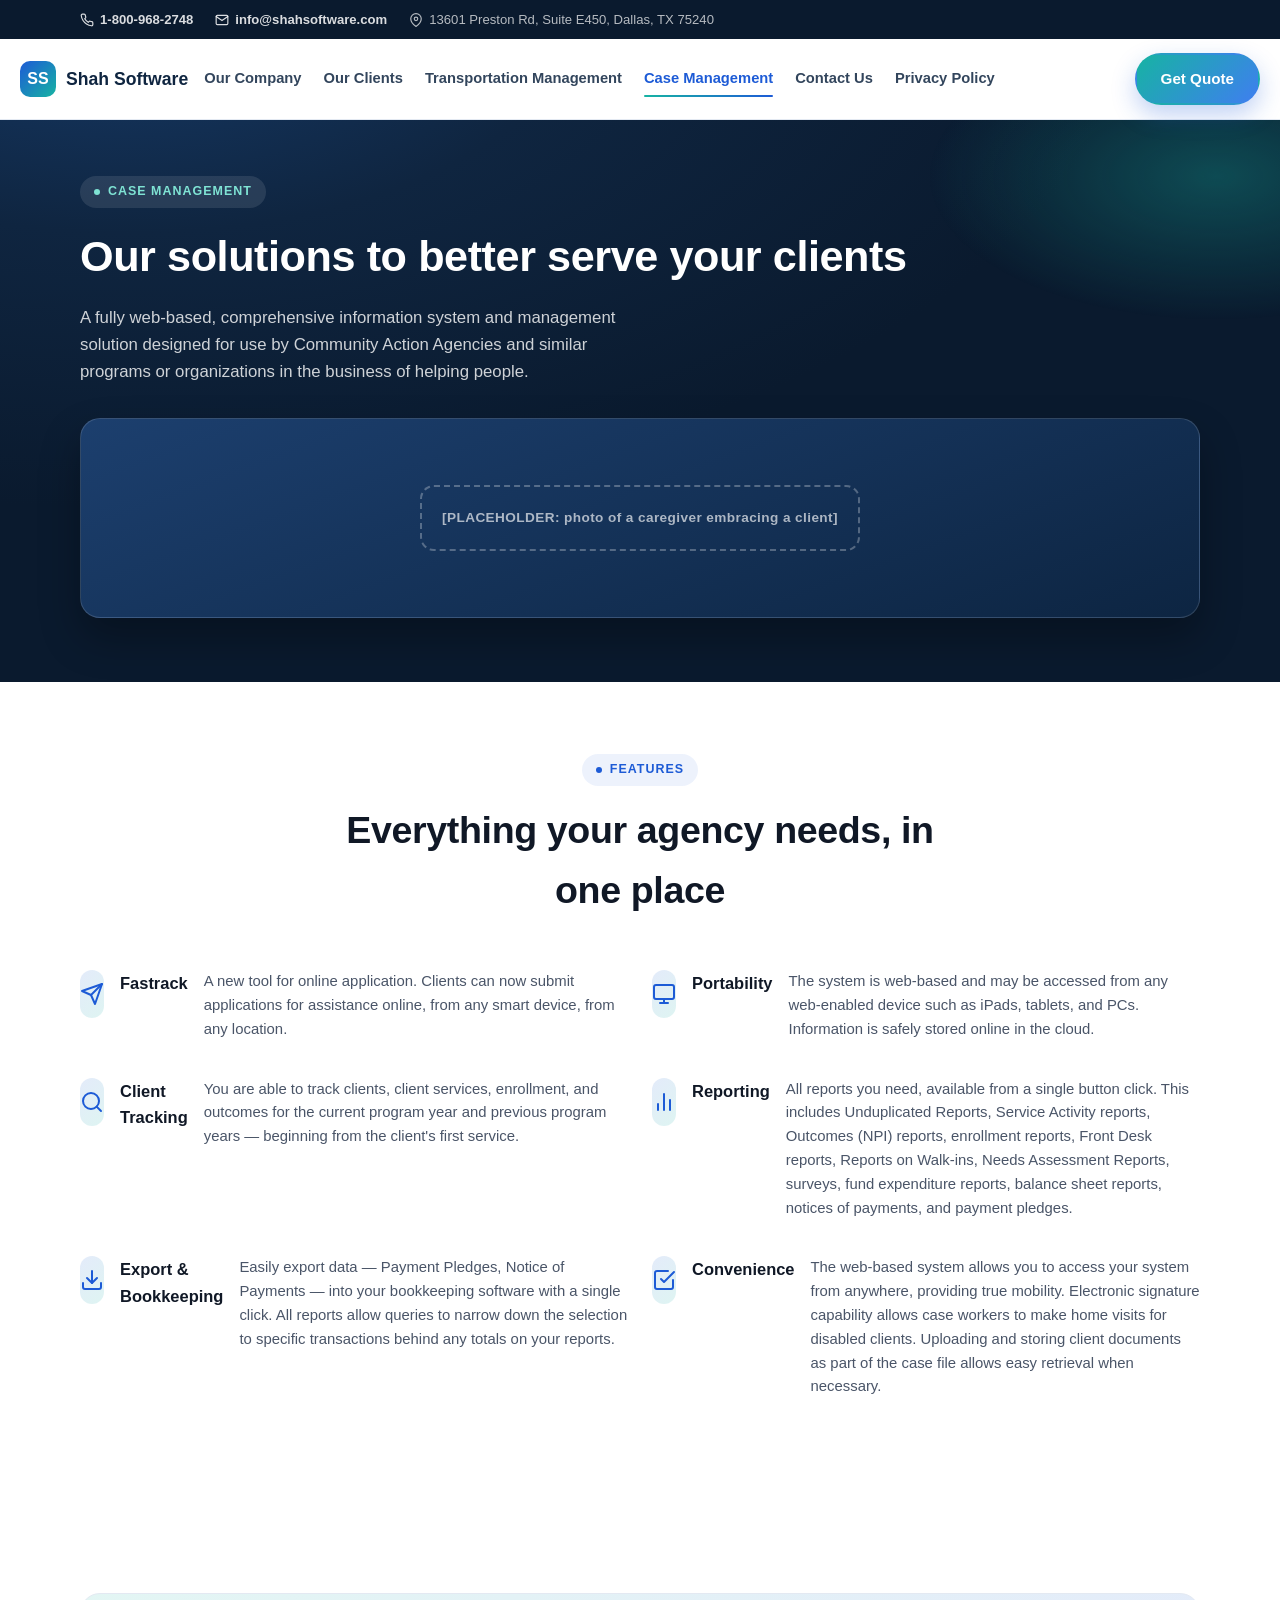
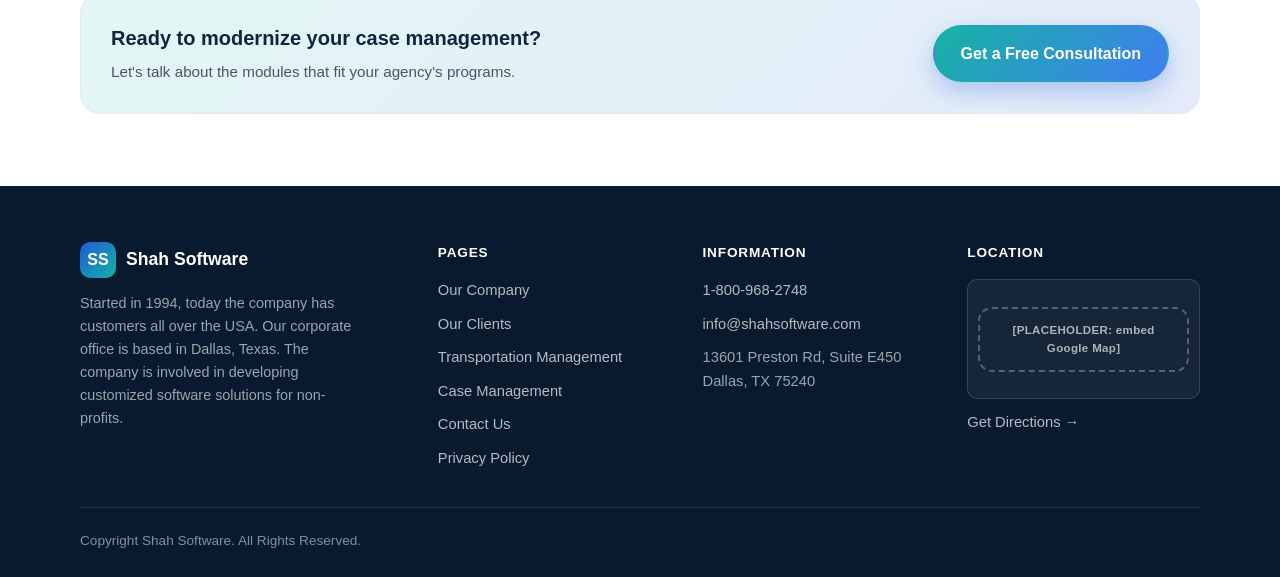
<file: case-management.html>
<!DOCTYPE html>
<html lang="en">
<head>
<meta charset="UTF-8">
<meta name="viewport" content="width=device-width, initial-scale=1.0">
<title>Case Management | Shah Software</title>
<meta name="description" content="A fully web-based case management system for Community Action Agencies to track clients, services, and outcomes.">
<link rel="icon" type="image/svg+xml" href="data:image/svg+xml,%3Csvg xmlns='http://www.w3.org/2000/svg' viewBox='0 0 36 36'%3E%3Cdefs%3E%3ClinearGradient id='g' x1='0' y1='0' x2='1' y2='1'%3E%3Cstop offset='0' stop-color='%231d5bd6'/%3E%3Cstop offset='1' stop-color='%2317b3a3'/%3E%3C/linearGradient%3E%3C/defs%3E%3Crect width='36' height='36' rx='9' fill='url(%23g)'/%3E%3Ctext x='18' y='24' font-family='Arial,Helvetica,sans-serif' font-size='15' font-weight='800' fill='white' text-anchor='middle'%3ESS%3C/text%3E%3C/svg%3E">
<link rel="canonical" href="https://www.shahsoftware.com/case-management.html">
<meta property="og:type" content="website">
<meta property="og:site_name" content="Shah Software">
<meta property="og:title" content="Case Management | Shah Software">
<meta property="og:description" content="A fully web-based case management system for Community Action Agencies to track clients, services, and outcomes.">
<meta property="og:url" content="https://www.shahsoftware.com/case-management.html">
<meta property="og:image" content="https://www.shahsoftware.com/[PLACEHOLDER-social-share-image.jpg]">
<meta name="twitter:card" content="summary_large_image">
<meta name="twitter:title" content="Case Management | Shah Software">
<meta name="twitter:description" content="A fully web-based case management system for Community Action Agencies to track clients, services, and outcomes.">
<style>
/* ===========================================================
   Shah Software — shared stylesheet
   Plain HTML + CSS, no JS, no build step.
   =========================================================== */

:root{
  --navy:#0f2540;
  --navy-deep:#0a1a2e;
  --blue:#1d5bd6;
  --blue-light:#3f7ef0;
  --teal:#17b3a3;
  --gold:#e8a33d;
  --ink:#101826;
  --ink-soft:#4a5568;
  --paper:#ffffff;
  --paper-soft:#f4f7fb;
  --line:#e3e9f2;
  --radius-lg:20px;
  --radius-md:14px;
  --radius-sm:10px;
  --shadow:0 10px 30px rgba(15,37,64,0.10);
  --shadow-sm:0 4px 14px rgba(15,37,64,0.08);
  --maxw:1160px;
  --maxw-nav:1400px;
}

*,*::before,*::after{box-sizing:border-box;}
html{scroll-behavior:smooth;scrollbar-width:thin;scrollbar-color:var(--teal) var(--paper-soft);}
:target{scroll-margin-top:100px;}
body{
  margin:0;
  font-family:-apple-system,BlinkMacSystemFont,"Segoe UI",Roboto,"Helvetica Neue",Arial,sans-serif;
  color:var(--ink);
  background:var(--paper);
  line-height:1.6;
  -webkit-font-smoothing:antialiased;
}
img{max-width:100%;display:block;}
a{color:inherit;text-decoration:none;}
ul{list-style:none;margin:0;padding:0;}
h1,h2,h3,h4,p{margin:0;}
.wrap{max-width:var(--maxw);margin:0 auto;padding:0 20px;}
section{padding:72px 0;}

/* custom scrollbar (webkit) */
::-webkit-scrollbar{width:10px;height:10px;}
::-webkit-scrollbar-track{background:var(--paper-soft);}
::-webkit-scrollbar-thumb{background:linear-gradient(var(--teal),var(--blue));border-radius:999px;}
::-webkit-scrollbar-thumb:hover{background:linear-gradient(var(--blue),var(--teal));}
::selection{background:rgba(23,179,163,0.3);}

/* accessible, on-brand focus rings (kept for keyboard users; mouse clicks don't trigger it) */
a:focus-visible,button:focus-visible,input:focus-visible,textarea:focus-visible,.btn:focus-visible,label.burger:focus-visible{
  outline:none;box-shadow:0 0 0 3px rgba(29,91,214,0.35);border-radius:8px;
}

.eyebrow{
  display:inline-flex;
  align-items:center;
  gap:8px;
  font-size:.78rem;
  font-weight:700;
  letter-spacing:.08em;
  text-transform:uppercase;
  color:var(--blue);
  background:rgba(29,91,214,0.08);
  padding:6px 14px;
  border-radius:999px;
  margin-bottom:14px;
}
.eyebrow::before{
  content:"";width:6px;height:6px;border-radius:50%;background:var(--blue);flex-shrink:0;
  animation:pulseDot 2.2s ease-in-out infinite;
}
.eyebrow.on-dark{background:rgba(255,255,255,0.1);color:#7fe3d4;}
.eyebrow.on-dark::before{background:#7fe3d4;}
@keyframes pulseDot{0%,100%{opacity:1;transform:scale(1);}50%{opacity:.45;transform:scale(1.5);}}
@media (prefers-reduced-motion:reduce){.eyebrow::before{animation:none;}}

.section-head{max-width:640px;margin:0 auto 44px;text-align:center;}
.section-head.left{margin:0 0 36px;text-align:left;}
.section-head h2{font-size:clamp(1.7rem,4vw,2.35rem);letter-spacing:-0.01em;}
.section-head p{margin-top:12px;color:var(--ink-soft);font-size:1.05rem;}

/* ===== Buttons ===== */
.btn{
  display:inline-flex;
  align-items:center;
  justify-content:center;
  gap:8px;
  padding:14px 26px;
  border-radius:999px;
  font-weight:700;
  font-size:1rem;
  border:2px solid transparent;
  cursor:pointer;
  transition:transform .18s cubic-bezier(.34,1.56,.64,1), box-shadow .2s ease, background .2s ease, color .2s ease, border-color .2s ease;
}
.btn:active{transform:translateY(1px) scale(.97);}
.btn-primary{
  background:linear-gradient(135deg,var(--teal),var(--blue-light));
  color:#fff;
  box-shadow:0 10px 24px rgba(29,91,214,0.28);
}
.btn-primary:hover{box-shadow:0 16px 34px rgba(29,91,214,0.4);transform:translateY(-2px);}
.btn-ghost{background:transparent;border-color:rgba(255,255,255,0.5);color:#fff;}
.btn-ghost:hover{background:rgba(255,255,255,0.12);border-color:#fff;transform:translateY(-2px);}
.btn-outline{background:transparent;border-color:var(--line);color:var(--navy);}
.btn-outline:hover{border-color:var(--blue);color:var(--blue);transform:translateY(-2px);box-shadow:var(--shadow-sm);}
.btn-sm{padding:10px 20px;font-size:.9rem;}

/* ===== Top info bar ===== */
.topbar{
  background:var(--navy-deep);
  color:rgba(255,255,255,0.85);
  font-size:.82rem;
}
.topbar .wrap{
  display:flex;
  flex-wrap:wrap;
  gap:6px 22px;
  align-items:center;
  padding-top:9px;
  padding-bottom:9px;
}
.topbar a{display:inline-flex;align-items:center;gap:6px;font-weight:600;transition:color .18s ease;}
.topbar a:hover{color:#7fe3d4;}
.topbar svg{width:14px;height:14px;flex-shrink:0;}
.topbar .addr{display:inline-flex;align-items:center;gap:6px;color:rgba(255,255,255,0.7);}

/* ===== Header / nav ===== */
header{
  position:sticky;
  top:0;
  z-index:50;
  background:rgba(255,255,255,0.92);
  backdrop-filter:saturate(180%) blur(10px);
  border-bottom:1px solid var(--line);
}
.nav{
  display:flex;
  flex-wrap:wrap;
  align-items:center;
  justify-content:flex-start;
  gap:10px 16px;
  padding:14px 20px;
  max-width:var(--maxw-nav);
  margin:0 auto;
}
.logo{display:flex;align-items:center;gap:10px;font-weight:800;font-size:1.1rem;color:var(--navy);order:1;flex-shrink:0;}
.logo-mark{
  width:36px;height:36px;border-radius:10px;
  background:linear-gradient(135deg,var(--blue),var(--teal));
  display:flex;align-items:center;justify-content:center;
  color:#fff;font-weight:800;font-size:1rem;flex-shrink:0;
  transition:transform .3s ease;
}
.logo:hover .logo-mark{transform:rotate(-8deg) scale(1.06);}
.icon{width:18px;height:18px;flex-shrink:0;}

.nav-toggle{display:none;}
.burger{
  order:4;
  flex-shrink:0;
  display:flex;align-items:center;justify-content:center;
  width:40px;height:40px;border-radius:10px;
  border:1px solid var(--line);background:#fff;cursor:pointer;
  transition:border-color .18s ease, background .18s ease;
}
.burger:hover{border-color:var(--blue);background:var(--paper-soft);}
.nav-links{
  order:5;
  flex-basis:100%;
  max-height:0;
  overflow:hidden;
  transition:max-height .3s ease;
  display:flex;flex-direction:column;
  width:100%;
  font-weight:600;font-size:.98rem;color:var(--navy);
}
.nav-toggle:checked ~ .nav-links{max-height:520px;margin-top:14px;}
.nav-links li{border-top:1px solid var(--line);}
.nav-links a{display:block;padding:13px 4px;opacity:.85;position:relative;transition:opacity .18s ease,color .18s ease;}
.nav-links a:hover,.nav-links a.active{opacity:1;color:var(--blue);}
.nav-cta{
  order:3;
  flex-shrink:0;
  display:inline-flex;
  padding:10px 18px;
  font-size:.88rem;
  margin-left:auto;
}

@media(min-width:1240px){
  .burger,.nav-toggle{display:none;}
  .nav-links{
    order:2;flex-basis:auto;max-height:none;overflow:visible;
    flex-direction:row;width:auto;gap:22px;font-size:.92rem;
  }
  .nav-links li{border-top:none;}
  .nav-links a{padding:4px 0;}
  .nav-links a::after{
    content:"";position:absolute;left:0;right:100%;bottom:-2px;height:2px;border-radius:2px;
    background:linear-gradient(90deg,var(--teal),var(--blue));
    transition:right .25s ease;
  }
  .nav-links a:hover::after,.nav-links a.active::after{right:0;}
  .nav-cta{order:3;padding:12px 24px;font-size:.95rem;}
}

/* ===== Hero (home, large) ===== */
.hero{
  position:relative;
  background:radial-gradient(1200px 600px at 15% -10%, #163a68 0%, var(--navy) 45%, var(--navy-deep) 100%);
  color:#fff;
  overflow:hidden;
  padding:76px 0 90px;
}
.hero::before{
  content:"";position:absolute;inset:0;
  background:radial-gradient(460px 320px at 8% 85%, rgba(63,126,240,0.28), transparent 65%);
  pointer-events:none;
  animation:auroraDriftAlt 18s ease-in-out infinite;
}
.hero::after{
  content:"";position:absolute;inset:0;
  background:
    radial-gradient(500px 260px at 92% 12%, rgba(23,179,163,0.35), transparent 60%),
    radial-gradient(420px 300px at 100% 95%, rgba(232,163,61,0.18), transparent 60%);
  pointer-events:none;
  animation:auroraDrift 14s ease-in-out infinite;
}
@keyframes auroraDrift{
  0%,100%{transform:translate(0,0) scale(1);}
  50%{transform:translate(-26px,18px) scale(1.07);}
}
@keyframes auroraDriftAlt{
  0%,100%{transform:translate(0,0) scale(1);}
  50%{transform:translate(20px,-16px) scale(1.05);}
}
@media (prefers-reduced-motion:reduce){.hero::before,.hero::after{animation:none;}}
.hero-grid{position:relative;display:grid;gap:44px;align-items:center;}
@media(min-width:960px){.hero-grid{grid-template-columns:1.05fr .95fr;gap:56px;}}
@keyframes fadeSlideUp{from{opacity:0;transform:translateY(18px);}to{opacity:1;transform:translateY(0);}}
.hero-grid > *{animation:fadeSlideUp .7s cubic-bezier(.16,1,.3,1) both;}
.hero-grid > *:nth-child(2){animation-delay:.12s;}
@media (prefers-reduced-motion:reduce){.hero-grid > *{animation:none;}}
.hero-badge{
  display:inline-flex;align-items:center;gap:8px;
  background:rgba(255,255,255,0.1);border:1px solid rgba(255,255,255,0.16);
  padding:7px 14px;border-radius:999px;font-size:.82rem;font-weight:600;margin-bottom:20px;
}
.hero h1{font-size:clamp(2.1rem,5.4vw,3.4rem);line-height:1.12;letter-spacing:-0.02em;font-weight:800;}
.hero h1 span{
  background:linear-gradient(135deg,#5fe0cf,#7fb2ff);
  -webkit-background-clip:text;background-clip:text;color:transparent;
}
.hero p.lead{margin-top:18px;font-size:1.12rem;color:rgba(255,255,255,0.82);max-width:52ch;}
.hero-actions{display:flex;flex-wrap:wrap;gap:14px;margin-top:32px;}
.hero-trust{display:flex;flex-wrap:wrap;gap:22px;margin-top:40px;padding-top:28px;border-top:1px solid rgba(255,255,255,0.14);}
.hero-trust div{font-size:.85rem;color:rgba(255,255,255,0.7);transition:transform .2s ease;cursor:default;}
.hero-trust div:hover{transform:translateY(-3px);}
.hero-trust strong{display:block;font-size:1.35rem;color:#fff;font-weight:800;transition:color .2s ease;}
.hero-trust div:hover strong{color:#7fe3d4;}
.hero-media{
  position:relative;border-radius:var(--radius-lg);overflow:hidden;
  background:linear-gradient(160deg,#1c3f6e,#0d2542);
  border:1px solid rgba(255,255,255,0.14);min-height:320px;
  display:flex;align-items:center;justify-content:center;
  box-shadow:0 30px 60px rgba(0,0,0,0.35);
  transition:transform .4s cubic-bezier(.16,1,.3,1);
}
.hero-media:hover{transform:translateY(-4px);}
.placeholder-tag{
  color:rgba(255,255,255,0.65);font-size:.85rem;font-weight:700;letter-spacing:.03em;
  text-align:center;padding:20px;border:2px dashed rgba(255,255,255,0.28);
  border-radius:var(--radius-md);margin:20px;
}

/* ===== Page hero (inner pages, compact) ===== */
.page-hero{
  position:relative;
  background:radial-gradient(1000px 500px at 10% -20%, #163a68 0%, var(--navy) 45%, var(--navy-deep) 100%);
  color:#fff;padding:56px 0 64px;overflow:hidden;
}
.page-hero::after{
  content:"";position:absolute;inset:0;
  background:radial-gradient(480px 240px at 95% 10%, rgba(23,179,163,0.32), transparent 60%);
  pointer-events:none;
  animation:auroraDrift 16s ease-in-out infinite;
}
@media (prefers-reduced-motion:reduce){.page-hero::after{animation:none;}}
.page-hero .wrap{position:relative;}
.page-hero .wrap > *{animation:fadeSlideUp .6s cubic-bezier(.16,1,.3,1) both;}
@media (prefers-reduced-motion:reduce){.page-hero .wrap > *{animation:none;}}
.page-hero h1{font-size:clamp(1.9rem,4.6vw,2.7rem);letter-spacing:-0.01em;font-weight:800;}
.page-hero p{margin-top:14px;color:rgba(255,255,255,0.8);font-size:1.05rem;max-width:60ch;}
.page-hero-media{
  margin-top:32px;border-radius:var(--radius-lg);overflow:hidden;
  background:linear-gradient(160deg,#1c3f6e,#0d2542);
  border:1px solid rgba(255,255,255,0.14);min-height:200px;
  display:flex;align-items:center;justify-content:center;
  box-shadow:0 20px 40px rgba(0,0,0,0.3);
}

/* ===== Logos / trusted strip ===== */
.strip{background:var(--paper-soft);border-bottom:1px solid var(--line);padding:26px 0;}
.strip .wrap{display:flex;flex-wrap:wrap;gap:14px 34px;align-items:center;justify-content:center;color:var(--ink-soft);font-size:.85rem;font-weight:600;text-align:center;}

/* ===== Grids / cards ===== */
.grid-3{display:grid;gap:22px;grid-template-columns:1fr;}
@media(min-width:680px){.grid-3{grid-template-columns:repeat(2,1fr);}}
@media(min-width:980px){.grid-3{grid-template-columns:repeat(3,1fr);}}
.grid-2{display:grid;gap:22px;grid-template-columns:1fr;}
@media(min-width:680px){.grid-2{grid-template-columns:repeat(2,1fr);}}

.card{
  background:#fff;border:1px solid var(--line);border-radius:var(--radius-md);
  padding:28px 24px;box-shadow:var(--shadow-sm);
  transition:transform .3s cubic-bezier(.16,1,.3,1), box-shadow .3s ease, border-color .3s ease;
}
.card:hover{transform:translateY(-6px);box-shadow:0 18px 40px rgba(29,91,214,0.16);border-color:rgba(23,179,163,0.45);}
.card-icon{
  width:48px;height:48px;border-radius:12px;
  display:flex;align-items:center;justify-content:center;
  background:linear-gradient(135deg,rgba(29,91,214,0.12),rgba(23,179,163,0.14));
  color:var(--blue);margin-bottom:18px;
  transition:transform .3s cubic-bezier(.34,1.56,.64,1);
}
.card:hover .card-icon,.why-item:hover .card-icon{transform:scale(1.1) rotate(-4deg);}
.card h3{font-size:1.15rem;margin-bottom:8px;letter-spacing:-0.01em;}
.card p{color:var(--ink-soft);font-size:.97rem;}
.card .card-media{
  margin:-28px -24px 20px;border-radius:var(--radius-md) var(--radius-md) 0 0;
  overflow:hidden;aspect-ratio:16/10;
  background:linear-gradient(160deg,#eaf1fc,#f7fbfa);
  display:flex;align-items:center;justify-content:center;
}
.card .card-media .placeholder-tag{color:var(--ink-soft);border-color:#c7d6ec;font-size:.75rem;margin:14px;}
.card a.card-link{display:inline-flex;align-items:center;gap:6px;margin-top:14px;font-weight:700;color:var(--blue);font-size:.92rem;transition:color .18s ease,transform .18s ease;}
.card a.card-link:hover{color:var(--teal);transform:translateX(4px);}

/* ===== Why choose us ===== */
.why{background:var(--paper-soft);}
.why-grid{display:grid;gap:36px;align-items:center;}
@media(min-width:940px){.why-grid{grid-template-columns:.9fr 1.1fr;}}
.why-media{
  border-radius:var(--radius-lg);background:linear-gradient(160deg,#eaf1fc,#f7fbfa);
  border:1px solid var(--line);min-height:280px;display:flex;align-items:center;justify-content:center;
}
.why-media .placeholder-tag{color:var(--ink-soft);border-color:#c7d6ec;}
.why-list{display:grid;gap:20px;}
.why-item{
  display:flex;gap:16px;align-items:flex-start;background:#fff;border:1px solid var(--line);
  border-radius:var(--radius-md);padding:18px 20px;box-shadow:var(--shadow-sm);
  transition:transform .3s cubic-bezier(.16,1,.3,1), box-shadow .3s ease, border-color .3s ease;
}
.why-item:hover{transform:translateX(6px);box-shadow:0 14px 30px rgba(29,91,214,0.14);border-color:rgba(23,179,163,0.4);}
.why-item .num{
  flex-shrink:0;width:38px;height:38px;border-radius:10px;background:var(--navy);color:#fff;
  font-weight:800;display:flex;align-items:center;justify-content:center;font-size:.95rem;
  transition:background .3s ease,transform .3s cubic-bezier(.34,1.56,.64,1);
}
.why-item:hover .num{background:linear-gradient(135deg,var(--teal),var(--blue));transform:scale(1.08);}
.why-item h3{font-size:1.05rem;margin-bottom:4px;}
.why-item p{color:var(--ink-soft);font-size:.95rem;}

/* ===== Reviews / testimonials ===== */
.reviews-grid{display:grid;gap:22px;grid-template-columns:1fr;}
@media(min-width:760px){.reviews-grid{grid-template-columns:repeat(3,1fr);}}
.review-card{
  background:#fff;border:1px solid var(--line);border-radius:var(--radius-md);
  padding:26px 24px;box-shadow:var(--shadow-sm);display:flex;flex-direction:column;gap:14px;
  transition:transform .3s cubic-bezier(.16,1,.3,1), box-shadow .3s ease, border-color .3s ease;
}
.review-card:hover{transform:translateY(-6px);box-shadow:0 18px 40px rgba(232,163,61,0.18);border-color:rgba(232,163,61,0.5);}
.stars{color:var(--gold);font-size:1.05rem;letter-spacing:2px;}
.review-card p.quote{color:var(--ink-soft);font-size:.94rem;flex-grow:1;}
.reviewer{display:flex;align-items:center;gap:12px;}
.avatar{
  width:42px;height:42px;border-radius:50%;
  background:linear-gradient(135deg,var(--blue-light),var(--teal));
  color:#fff;display:flex;align-items:center;justify-content:center;font-weight:700;font-size:.85rem;flex-shrink:0;
}
.reviewer .name{font-weight:700;font-size:.92rem;}
.reviewer .role{color:var(--ink-soft);font-size:.8rem;}

.testimonial-full{
  display:grid;gap:24px;
}
.testimonial-full .review-card{padding:30px;}
.testimonial-full p.quote{font-size:1rem;color:var(--ink-soft);}
.rating-summary{
  display:flex;align-items:center;gap:14px;flex-wrap:wrap;
  background:#fff;border:1px solid var(--line);border-radius:var(--radius-md);
  padding:18px 22px;box-shadow:var(--shadow-sm);margin-bottom:36px;
}
.rating-summary .stars{font-size:1.3rem;}
.rating-summary strong{font-size:1.1rem;}
.rating-summary span{color:var(--ink-soft);font-size:.92rem;}

/* ===== Feature grid (Transportation / Case Management) ===== */
.feature-grid{display:grid;gap:24px;grid-template-columns:1fr;}
@media(min-width:680px){.feature-grid{grid-template-columns:repeat(2,1fr);}}
@media(min-width:980px){.feature-grid.cols-3{grid-template-columns:repeat(3,1fr);}}
.feature-card{display:flex;gap:16px;align-items:flex-start;padding:6px 0;transition:transform .25s ease;}
.feature-card:hover{transform:translateX(4px);}
.feature-card .card-icon{margin-bottom:0;}
.feature-card h3{font-size:1.03rem;margin-bottom:6px;}
.feature-card p{color:var(--ink-soft);font-size:.93rem;}

.intro-copy{max-width:760px;margin:0 auto 48px;text-align:center;color:var(--ink-soft);font-size:1.05rem;}

/* ===== Spotlight / article banner ===== */
.spotlight{background:var(--paper-soft);}
.spotlight-grid{display:grid;gap:32px;align-items:center;}
@media(min-width:860px){.spotlight-grid{grid-template-columns:1.1fr .9fr;}}
.spotlight-tag{
  display:inline-block;background:var(--gold);color:#fff;font-weight:800;font-size:.78rem;
  letter-spacing:.05em;text-transform:uppercase;padding:7px 14px;border-radius:6px;margin-bottom:16px;
}
.spotlight h3{font-size:clamp(1.4rem,3vw,1.9rem);letter-spacing:-0.01em;margin-bottom:14px;}
.spotlight p{color:var(--ink-soft);}
.spotlight-media{
  border-radius:var(--radius-lg);overflow:hidden;background:linear-gradient(160deg,#e4ecf9,#eef6f4);
  border:1px solid var(--line);min-height:220px;display:flex;align-items:center;justify-content:center;
  transition:transform .4s cubic-bezier(.16,1,.3,1);
}
.spotlight-media:hover{transform:translateY(-4px);}
.spotlight-media .placeholder-tag{color:var(--ink-soft);border-color:#c7d6ec;}

/* ===== Contact ===== */
.contact-hero-strip{background:linear-gradient(160deg,var(--navy-deep),var(--navy));color:#fff;}
.contact-grid{display:grid;gap:22px;grid-template-columns:1fr;}
@media(min-width:760px){.contact-grid{grid-template-columns:repeat(2,1fr);}}
@media(min-width:1040px){.contact-grid{grid-template-columns:repeat(4,1fr);}}
.contact-card{
  background:rgba(255,255,255,0.06);border:1px solid rgba(255,255,255,0.14);
  border-radius:var(--radius-md);padding:26px 22px;text-align:left;
  transition:transform .3s cubic-bezier(.16,1,.3,1), background .3s ease, border-color .3s ease;
}
.contact-card:hover{transform:translateY(-6px);background:rgba(255,255,255,0.1);border-color:rgba(127,227,212,0.5);}
.contact-card .card-icon{background:rgba(255,255,255,0.1);color:#7fe3d4;}
.contact-card h3{font-size:1.02rem;margin-bottom:8px;}
.contact-card p{color:rgba(255,255,255,0.72);font-size:.92rem;}
.contact-card a.link{display:inline-flex;align-items:center;gap:6px;margin-top:12px;font-weight:700;color:#7fe3d4;font-size:.92rem;transition:color .18s ease,transform .18s ease;}
.contact-card a.link:hover{color:#fff;transform:translateX(4px);}
.call-banner{
  margin-top:44px;display:flex;flex-wrap:wrap;gap:20px;align-items:center;justify-content:space-between;
  background:linear-gradient(135deg,rgba(23,179,163,0.16),rgba(29,91,214,0.16));
  border:1px solid rgba(255,255,255,0.16);border-radius:var(--radius-lg);padding:28px 30px;
  transition:transform .3s ease,box-shadow .3s ease;
}
.call-banner:hover{transform:translateY(-3px);box-shadow:0 20px 44px rgba(29,91,214,0.14);}
.call-banner h3{font-size:1.25rem;margin-bottom:6px;}
.call-banner p{color:rgba(255,255,255,0.72);font-size:.95rem;}

/* ===== Contact page: info + form ===== */
.contact-layout{display:grid;gap:44px;grid-template-columns:1fr;}
@media(min-width:900px){.contact-layout{grid-template-columns:.85fr 1.15fr;}}
.info-block h2{font-size:1.4rem;margin-bottom:20px;}
.info-list{display:grid;gap:18px;}
.info-list li{display:flex;gap:14px;align-items:flex-start;}
.info-list .card-icon{background:rgba(29,91,214,0.1);}
.info-list strong{display:block;font-size:.98rem;}
.info-list a,.info-list span.value{color:var(--ink-soft);font-size:.95rem;}
.info-list a{transition:color .18s ease;}
.info-list a:hover{color:var(--blue);}
.hours-note{margin-top:22px;padding:16px 18px;background:var(--paper-soft);border:1px dashed var(--line);border-radius:var(--radius-sm);color:var(--ink-soft);font-size:.88rem;}

.form-card{background:#fff;border:1px solid var(--line);border-radius:var(--radius-lg);padding:32px;box-shadow:var(--shadow-sm);}
.form-card h2{font-size:1.4rem;margin-bottom:6px;}
.form-card > p{color:var(--ink-soft);font-size:.94rem;margin-bottom:24px;}
.form-row{display:grid;gap:16px;grid-template-columns:1fr;margin-bottom:16px;}
@media(min-width:560px){.form-row.two{grid-template-columns:1fr 1fr;}}
label{display:block;font-size:.85rem;font-weight:700;color:var(--navy);margin-bottom:6px;}
input[type=text],input[type=email],input[type=tel],textarea{
  width:100%;padding:12px 14px;border:1px solid var(--line);border-radius:var(--radius-sm);
  font:inherit;color:var(--ink);background:var(--paper-soft);
  transition:border-color .18s ease, background .18s ease, box-shadow .18s ease;
}
input:focus,textarea:focus{outline:none;border-color:var(--blue-light);background:#fff;box-shadow:0 0 0 3px rgba(29,91,214,0.14);}
textarea{resize:vertical;min-height:110px;}
.checkbox-group{display:grid;gap:10px;grid-template-columns:1fr;margin-top:6px;}
@media(min-width:560px){.checkbox-group{grid-template-columns:1fr 1fr;}}
.checkbox-group label{
  display:flex;align-items:center;gap:8px;font-weight:600;font-size:.9rem;color:var(--ink);margin-bottom:0;
}
.checkbox-group input{width:16px;height:16px;accent-color:var(--blue);}
.form-note{margin-top:18px;font-size:.82rem;color:var(--ink-soft);background:var(--paper-soft);border:1px dashed var(--line);border-radius:var(--radius-sm);padding:12px 14px;}

.map-embed{
  border-radius:var(--radius-lg);overflow:hidden;border:1px solid var(--line);
  background:var(--paper-soft);min-height:280px;display:flex;align-items:center;justify-content:center;
  margin-top:56px;
}
.map-embed .placeholder-tag{color:var(--ink-soft);border-color:#c7d6ec;}

/* ===== Prose (privacy policy) ===== */
.prose{max-width:820px;margin:0 auto;}
.prose h2{font-size:1.3rem;margin:38px 0 12px;letter-spacing:-0.01em;}
.prose h2:first-child{margin-top:0;}
.prose h3{font-size:1.05rem;margin:22px 0 8px;}
.prose p{color:var(--ink-soft);margin-bottom:14px;font-size:.98rem;}
.prose ul{list-style:disc;padding-left:22px;margin-bottom:14px;}
.prose li{color:var(--ink-soft);font-size:.98rem;margin-bottom:6px;}
.prose .meta{color:var(--ink-soft);font-size:.9rem;margin-bottom:30px;}
.prose a{color:var(--blue);text-decoration:underline;}

/* ===== Footer ===== */
footer{background:var(--navy-deep);color:rgba(255,255,255,0.7);padding:56px 0 26px;font-size:.92rem;}
.footer-grid{display:grid;gap:32px;grid-template-columns:1fr;padding-bottom:36px;border-bottom:1px solid rgba(255,255,255,0.12);}
@media(min-width:760px){.footer-grid{grid-template-columns:1.4fr 1fr 1fr 1fr;}}
.footer-brand .logo{color:#fff;margin-bottom:14px;}
.footer-brand p{color:rgba(255,255,255,0.6);font-size:.9rem;max-width:36ch;}
.footer-col h4{color:#fff;font-size:.85rem;text-transform:uppercase;letter-spacing:.06em;margin-bottom:16px;}
.footer-col ul{display:grid;gap:10px;}
.footer-col a{transition:color .18s ease, transform .18s ease;display:inline-block;}
.footer-col a:hover{color:#fff;transform:translateX(3px);}
.footer-col li.plain{color:rgba(255,255,255,0.6);}
.footer-map{
  border-radius:var(--radius-sm);overflow:hidden;border:1px solid rgba(255,255,255,0.14);
  min-height:120px;background:rgba(255,255,255,0.05);display:flex;align-items:center;justify-content:center;
}
.footer-map .placeholder-tag{margin:10px;padding:12px;font-size:.72rem;}
.footer-bottom{display:flex;flex-wrap:wrap;gap:12px;align-items:center;justify-content:space-between;padding-top:22px;font-size:.85rem;color:rgba(255,255,255,0.5);}

</style>
</head>
<body>

<div class="topbar">
  <div class="wrap">
    <a href="tel:+18009682748">
      <svg viewBox="0 0 24 24" fill="none" stroke="currentColor" stroke-width="2" stroke-linecap="round" stroke-linejoin="round"><path d="M22 16.92v3a2 2 0 0 1-2.18 2 19.79 19.79 0 0 1-8.63-3.07 19.5 19.5 0 0 1-6-6 19.79 19.79 0 0 1-3.07-8.67A2 2 0 0 1 4.11 2h3a2 2 0 0 1 2 1.72c.127.96.361 1.903.7 2.81a2 2 0 0 1-.45 2.11L8.09 9.91a16 16 0 0 0 6 6l1.27-1.27a2 2 0 0 1 2.11-.45c.907.339 1.85.573 2.81.7A2 2 0 0 1 22 16.92z"/></svg>
      1-800-968-2748
    </a>
    <a href="mailto:info@shahsoftware.com">
      <svg viewBox="0 0 24 24" fill="none" stroke="currentColor" stroke-width="2" stroke-linecap="round" stroke-linejoin="round"><path d="M4 4h16c1.1 0 2 .9 2 2v12c0 1.1-.9 2-2 2H4c-1.1 0-2-.9-2-2V6c0-1.1.9-2 2-2z"/><polyline points="22,6 12,13 2,6"/></svg>
      info@shahsoftware.com
    </a>
    <span class="addr">
      <svg viewBox="0 0 24 24" fill="none" stroke="currentColor" stroke-width="2" stroke-linecap="round" stroke-linejoin="round"><path d="M21 10c0 7-9 13-9 13s-9-6-9-13a9 9 0 0 1 18 0z"/><circle cx="12" cy="10" r="3"/></svg>
      13601 Preston Rd, Suite E450, Dallas, TX 75240
    </span>
  </div>
</div>

<header>
  <nav class="nav">
    <a href="index.html" class="logo">
      <span class="logo-mark">SS</span>
      Shah Software
    </a>

    <input type="checkbox" id="nav-toggle" class="nav-toggle">

    <ul class="nav-links">
      <li><a href="our-company.html">Our Company</a></li>
      <li><a href="our-clients.html">Our Clients</a></li>
      <li><a href="transportation-management.html">Transportation Management</a></li>
      <li><a href="case-management.html" class="active">Case Management</a></li>
      <li><a href="contact.html">Contact Us</a></li>
      <li><a href="privacy-policy.html">Privacy Policy</a></li>
    </ul>

    <a href="contact.html" class="btn btn-primary nav-cta">Get Quote</a>

    <label for="nav-toggle" class="burger" aria-label="Menu">
      <svg class="icon" viewBox="0 0 24 24" fill="none" stroke="currentColor" stroke-width="2" stroke-linecap="round"><line x1="3" y1="6" x2="21" y2="6"/><line x1="3" y1="12" x2="21" y2="12"/><line x1="3" y1="18" x2="21" y2="18"/></svg>
    </label>
  </nav>
</header>

<main>

  <section class="page-hero">
    <div class="wrap">
      <span class="eyebrow on-dark">Case Management</span>
      <h1>Our solutions to better serve your clients</h1>
      <p>A fully web-based, comprehensive information system and management solution designed for use by Community Action Agencies and similar programs or organizations in the business of helping people.</p>
      <div class="page-hero-media">
        <div class="placeholder-tag">[PLACEHOLDER: photo of a caregiver embracing a client]</div>
      </div>
    </div>
  </section>

  <section>
    <div class="wrap">
      <div class="section-head">
        <span class="eyebrow">Features</span>
        <h2>Everything your agency needs, in one place</h2>
      </div>

      <div class="feature-grid">
        <div class="feature-card">
          <div class="card-icon">
            <svg width="24" height="24" viewBox="0 0 24 24" fill="none" stroke="currentColor" stroke-width="2" stroke-linecap="round" stroke-linejoin="round"><line x1="22" y1="2" x2="11" y2="13"/><polygon points="22 2 15 22 11 13 2 9 22 2"/></svg>
          </div>
          <h3>Fastrack</h3>
          <p>A new tool for online application. Clients can now submit applications for assistance online, from any smart device, from any location.</p>
        </div>

        <div class="feature-card">
          <div class="card-icon">
            <svg width="24" height="24" viewBox="0 0 24 24" fill="none" stroke="currentColor" stroke-width="2" stroke-linecap="round" stroke-linejoin="round"><rect x="2" y="3" width="20" height="14" rx="2"/><line x1="8" y1="21" x2="16" y2="21"/><line x1="12" y1="17" x2="12" y2="21"/></svg>
          </div>
          <h3>Portability</h3>
          <p>The system is web-based and may be accessed from any web-enabled device such as iPads, tablets, and PCs. Information is safely stored online in the cloud.</p>
        </div>

        <div class="feature-card">
          <div class="card-icon">
            <svg width="24" height="24" viewBox="0 0 24 24" fill="none" stroke="currentColor" stroke-width="2" stroke-linecap="round" stroke-linejoin="round"><circle cx="11" cy="11" r="8"/><line x1="21" y1="21" x2="16.65" y2="16.65"/></svg>
          </div>
          <h3>Client Tracking</h3>
          <p>You are able to track clients, client services, enrollment, and outcomes for the current program year and previous program years — beginning from the client's first service.</p>
        </div>

        <div class="feature-card">
          <div class="card-icon">
            <svg width="24" height="24" viewBox="0 0 24 24" fill="none" stroke="currentColor" stroke-width="2" stroke-linecap="round" stroke-linejoin="round"><line x1="18" y1="20" x2="18" y2="10"/><line x1="12" y1="20" x2="12" y2="4"/><line x1="6" y1="20" x2="6" y2="14"/></svg>
          </div>
          <h3>Reporting</h3>
          <p>All reports you need, available from a single button click. This includes Unduplicated Reports, Service Activity reports, Outcomes (NPI) reports, enrollment reports, Front Desk reports, Reports on Walk-ins, Needs Assessment Reports, surveys, fund expenditure reports, balance sheet reports, notices of payments, and payment pledges.</p>
        </div>

        <div class="feature-card">
          <div class="card-icon">
            <svg width="24" height="24" viewBox="0 0 24 24" fill="none" stroke="currentColor" stroke-width="2" stroke-linecap="round" stroke-linejoin="round"><path d="M21 15v4a2 2 0 0 1-2 2H5a2 2 0 0 1-2-2v-4"/><polyline points="7 10 12 15 17 10"/><line x1="12" y1="15" x2="12" y2="3"/></svg>
          </div>
          <h3>Export &amp; Bookkeeping</h3>
          <p>Easily export data — Payment Pledges, Notice of Payments — into your bookkeeping software with a single click. All reports allow queries to narrow down the selection to specific transactions behind any totals on your reports.</p>
        </div>

        <div class="feature-card">
          <div class="card-icon">
            <svg width="24" height="24" viewBox="0 0 24 24" fill="none" stroke="currentColor" stroke-width="2" stroke-linecap="round" stroke-linejoin="round"><path d="M9 11l3 3L22 4"/><path d="M21 12v7a2 2 0 0 1-2 2H5a2 2 0 0 1-2-2V5a2 2 0 0 1 2-2h11"/></svg>
          </div>
          <h3>Convenience</h3>
          <p>The web-based system allows you to access your system from anywhere, providing true mobility. Electronic signature capability allows case workers to make home visits for disabled clients. Uploading and storing client documents as part of the case file allows easy retrieval when necessary.</p>
        </div>
      </div>
    </div>
  </section>

  <section>
    <div class="wrap">
      <div class="call-banner" style="background:linear-gradient(135deg,rgba(23,179,163,0.12),rgba(29,91,214,0.12));border:1px solid var(--line);">
        <div>
          <h3 style="color:var(--navy);">Ready to modernize your case management?</h3>
          <p style="color:var(--ink-soft);">Let's talk about the modules that fit your agency's programs.</p>
        </div>
        <a class="btn btn-primary" href="contact.html">Get a Free Consultation</a>
      </div>
    </div>
  </section>

</main>

<footer>
  <div class="wrap">
    <div class="footer-grid">
      <div class="footer-brand">
        <a href="index.html" class="logo">
          <span class="logo-mark">SS</span>
          Shah Software
        </a>
        <p>Started in 1994, today the company has customers all over the USA. Our corporate office is based in Dallas, Texas. The company is involved in developing customized software solutions for non-profits.</p>
      </div>

      <div class="footer-col">
        <h4>Pages</h4>
        <ul>
          <li><a href="our-company.html">Our Company</a></li>
          <li><a href="our-clients.html">Our Clients</a></li>
          <li><a href="transportation-management.html">Transportation Management</a></li>
          <li><a href="case-management.html">Case Management</a></li>
          <li><a href="contact.html">Contact Us</a></li>
          <li><a href="privacy-policy.html">Privacy Policy</a></li>
        </ul>
      </div>

      <div class="footer-col">
        <h4>Information</h4>
        <ul>
          <li><a href="tel:+18009682748">1-800-968-2748</a></li>
          <li><a href="mailto:info@shahsoftware.com">info@shahsoftware.com</a></li>
          <li class="plain">13601 Preston Rd, Suite E450<br>Dallas, TX 75240</li>
        </ul>
      </div>

      <div class="footer-col">
        <h4>Location</h4>
        <div class="footer-map"><div class="placeholder-tag">[PLACEHOLDER: embed Google Map]</div></div>
        <ul style="margin-top:12px;">
          <li><a href="https://www.google.com/maps/search/?api=1&query=13601+Preston+Rd+Suite+E450+Dallas+TX+75240" target="_blank" rel="noopener">Get Directions →</a></li>
        </ul>
      </div>
    </div>

    <div class="footer-bottom">
      <span>Copyright Shah Software. All Rights Reserved.</span>
    </div>
  </div>
</footer>

</body>
</html>
</file>
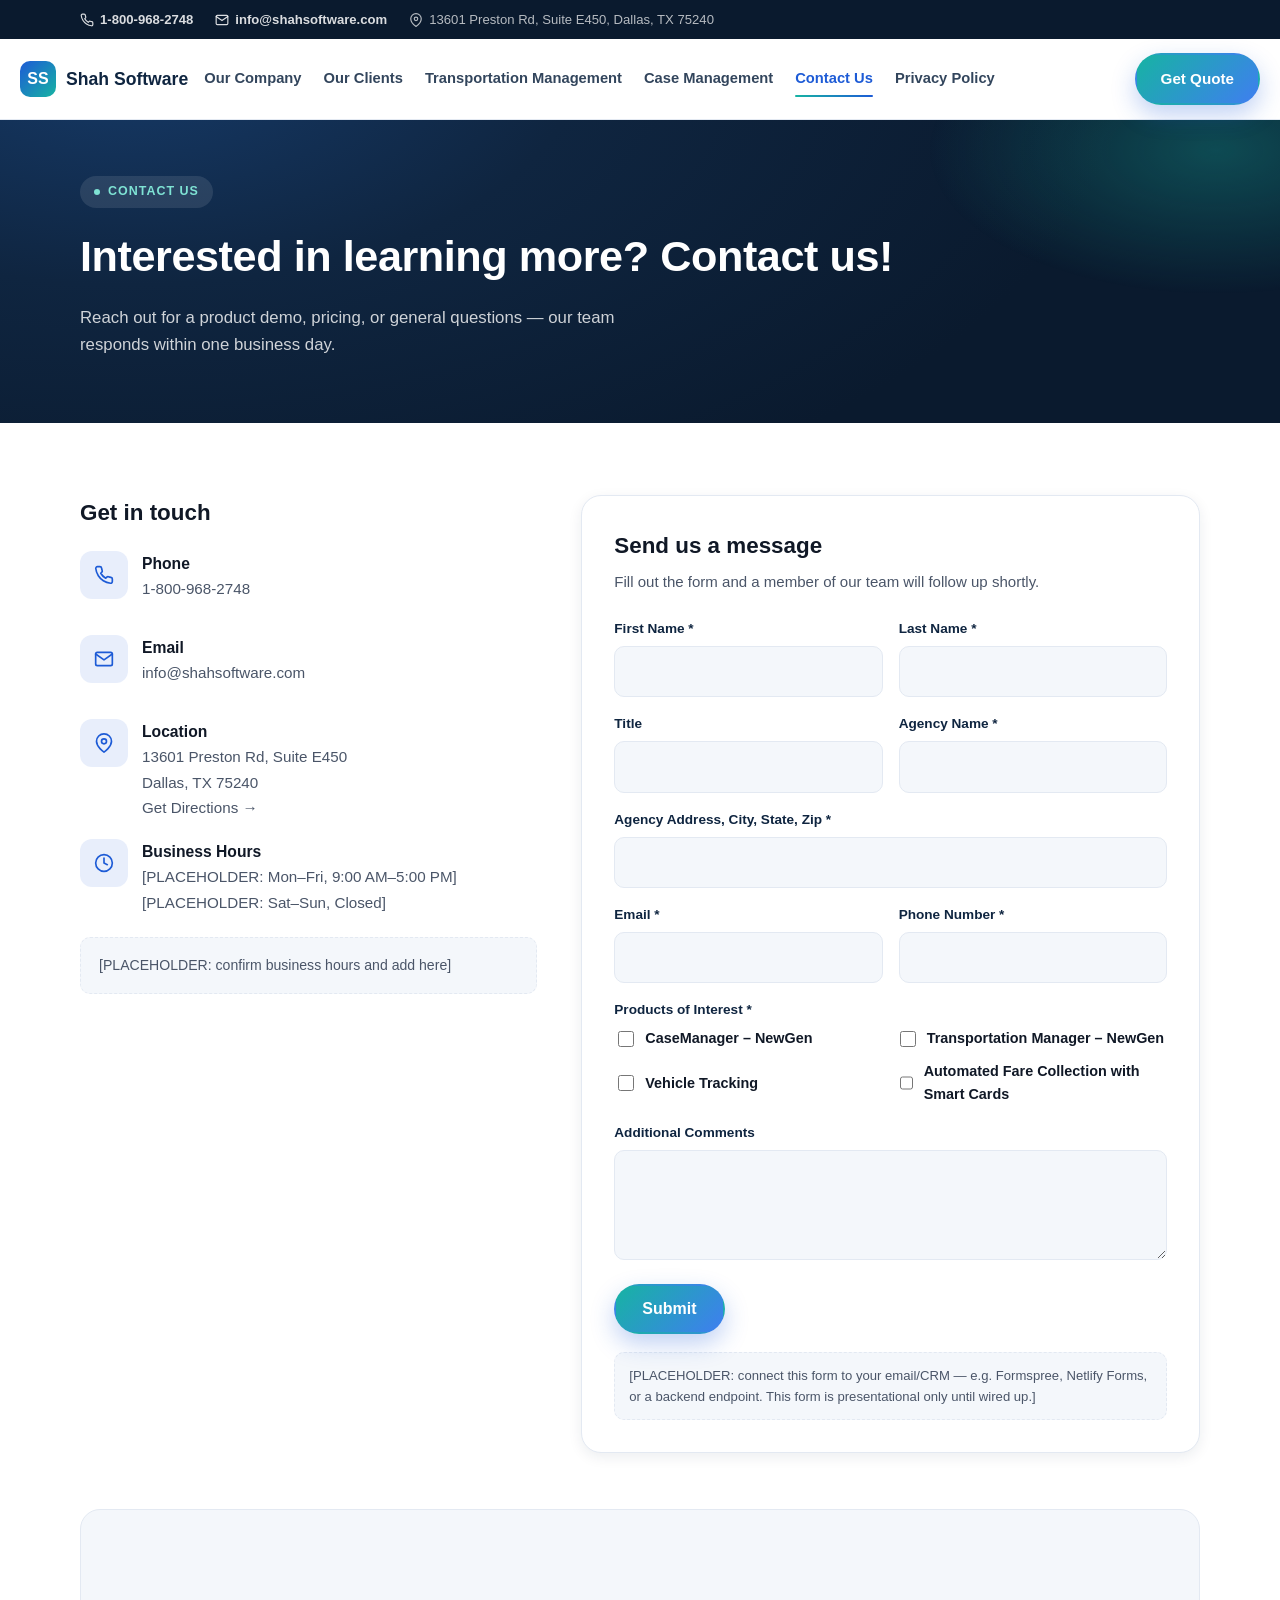
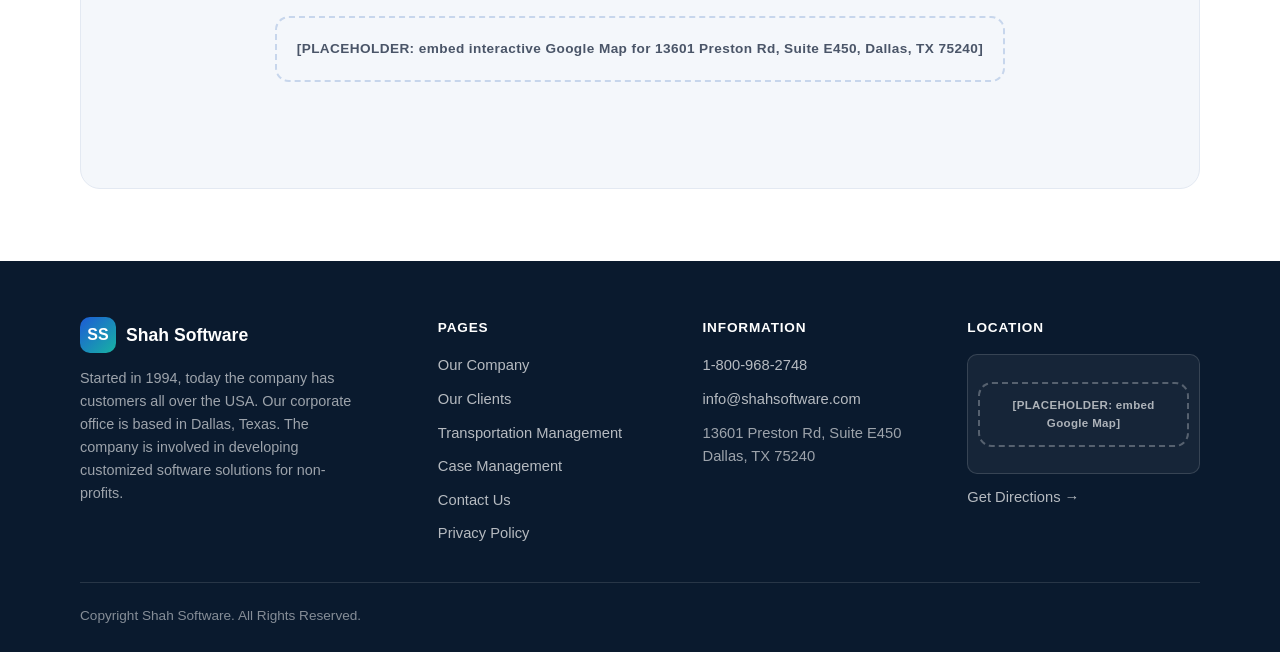
<file: contact.html>
<!DOCTYPE html>
<html lang="en">
<head>
<meta charset="UTF-8">
<meta name="viewport" content="width=device-width, initial-scale=1.0">
<title>Contact Us | Shah Software</title>
<meta name="description" content="Contact Shah Software for a product demo, pricing, or general questions. Call 1-800-968-2748 or email info@shahsoftware.com.">
<link rel="icon" type="image/svg+xml" href="data:image/svg+xml,%3Csvg xmlns='http://www.w3.org/2000/svg' viewBox='0 0 36 36'%3E%3Cdefs%3E%3ClinearGradient id='g' x1='0' y1='0' x2='1' y2='1'%3E%3Cstop offset='0' stop-color='%231d5bd6'/%3E%3Cstop offset='1' stop-color='%2317b3a3'/%3E%3C/linearGradient%3E%3C/defs%3E%3Crect width='36' height='36' rx='9' fill='url(%23g)'/%3E%3Ctext x='18' y='24' font-family='Arial,Helvetica,sans-serif' font-size='15' font-weight='800' fill='white' text-anchor='middle'%3ESS%3C/text%3E%3C/svg%3E">
<link rel="canonical" href="https://www.shahsoftware.com/contact.html">
<meta property="og:type" content="website">
<meta property="og:site_name" content="Shah Software">
<meta property="og:title" content="Contact Us | Shah Software">
<meta property="og:description" content="Contact Shah Software for a product demo, pricing, or general questions. Call 1-800-968-2748 or email info@shahsoftware.com.">
<meta property="og:url" content="https://www.shahsoftware.com/contact.html">
<meta property="og:image" content="https://www.shahsoftware.com/[PLACEHOLDER-social-share-image.jpg]">
<meta name="twitter:card" content="summary_large_image">
<meta name="twitter:title" content="Contact Us | Shah Software">
<meta name="twitter:description" content="Contact Shah Software for a product demo, pricing, or general questions. Call 1-800-968-2748 or email info@shahsoftware.com.">
<style>
/* ===========================================================
   Shah Software — shared stylesheet
   Plain HTML + CSS, no JS, no build step.
   =========================================================== */

:root{
  --navy:#0f2540;
  --navy-deep:#0a1a2e;
  --blue:#1d5bd6;
  --blue-light:#3f7ef0;
  --teal:#17b3a3;
  --gold:#e8a33d;
  --ink:#101826;
  --ink-soft:#4a5568;
  --paper:#ffffff;
  --paper-soft:#f4f7fb;
  --line:#e3e9f2;
  --radius-lg:20px;
  --radius-md:14px;
  --radius-sm:10px;
  --shadow:0 10px 30px rgba(15,37,64,0.10);
  --shadow-sm:0 4px 14px rgba(15,37,64,0.08);
  --maxw:1160px;
  --maxw-nav:1400px;
}

*,*::before,*::after{box-sizing:border-box;}
html{scroll-behavior:smooth;scrollbar-width:thin;scrollbar-color:var(--teal) var(--paper-soft);}
:target{scroll-margin-top:100px;}
body{
  margin:0;
  font-family:-apple-system,BlinkMacSystemFont,"Segoe UI",Roboto,"Helvetica Neue",Arial,sans-serif;
  color:var(--ink);
  background:var(--paper);
  line-height:1.6;
  -webkit-font-smoothing:antialiased;
}
img{max-width:100%;display:block;}
a{color:inherit;text-decoration:none;}
ul{list-style:none;margin:0;padding:0;}
h1,h2,h3,h4,p{margin:0;}
.wrap{max-width:var(--maxw);margin:0 auto;padding:0 20px;}
section{padding:72px 0;}

/* custom scrollbar (webkit) */
::-webkit-scrollbar{width:10px;height:10px;}
::-webkit-scrollbar-track{background:var(--paper-soft);}
::-webkit-scrollbar-thumb{background:linear-gradient(var(--teal),var(--blue));border-radius:999px;}
::-webkit-scrollbar-thumb:hover{background:linear-gradient(var(--blue),var(--teal));}
::selection{background:rgba(23,179,163,0.3);}

/* accessible, on-brand focus rings (kept for keyboard users; mouse clicks don't trigger it) */
a:focus-visible,button:focus-visible,input:focus-visible,textarea:focus-visible,.btn:focus-visible,label.burger:focus-visible{
  outline:none;box-shadow:0 0 0 3px rgba(29,91,214,0.35);border-radius:8px;
}

.eyebrow{
  display:inline-flex;
  align-items:center;
  gap:8px;
  font-size:.78rem;
  font-weight:700;
  letter-spacing:.08em;
  text-transform:uppercase;
  color:var(--blue);
  background:rgba(29,91,214,0.08);
  padding:6px 14px;
  border-radius:999px;
  margin-bottom:14px;
}
.eyebrow::before{
  content:"";width:6px;height:6px;border-radius:50%;background:var(--blue);flex-shrink:0;
  animation:pulseDot 2.2s ease-in-out infinite;
}
.eyebrow.on-dark{background:rgba(255,255,255,0.1);color:#7fe3d4;}
.eyebrow.on-dark::before{background:#7fe3d4;}
@keyframes pulseDot{0%,100%{opacity:1;transform:scale(1);}50%{opacity:.45;transform:scale(1.5);}}
@media (prefers-reduced-motion:reduce){.eyebrow::before{animation:none;}}

.section-head{max-width:640px;margin:0 auto 44px;text-align:center;}
.section-head.left{margin:0 0 36px;text-align:left;}
.section-head h2{font-size:clamp(1.7rem,4vw,2.35rem);letter-spacing:-0.01em;}
.section-head p{margin-top:12px;color:var(--ink-soft);font-size:1.05rem;}

/* ===== Buttons ===== */
.btn{
  display:inline-flex;
  align-items:center;
  justify-content:center;
  gap:8px;
  padding:14px 26px;
  border-radius:999px;
  font-weight:700;
  font-size:1rem;
  border:2px solid transparent;
  cursor:pointer;
  transition:transform .18s cubic-bezier(.34,1.56,.64,1), box-shadow .2s ease, background .2s ease, color .2s ease, border-color .2s ease;
}
.btn:active{transform:translateY(1px) scale(.97);}
.btn-primary{
  background:linear-gradient(135deg,var(--teal),var(--blue-light));
  color:#fff;
  box-shadow:0 10px 24px rgba(29,91,214,0.28);
}
.btn-primary:hover{box-shadow:0 16px 34px rgba(29,91,214,0.4);transform:translateY(-2px);}
.btn-ghost{background:transparent;border-color:rgba(255,255,255,0.5);color:#fff;}
.btn-ghost:hover{background:rgba(255,255,255,0.12);border-color:#fff;transform:translateY(-2px);}
.btn-outline{background:transparent;border-color:var(--line);color:var(--navy);}
.btn-outline:hover{border-color:var(--blue);color:var(--blue);transform:translateY(-2px);box-shadow:var(--shadow-sm);}
.btn-sm{padding:10px 20px;font-size:.9rem;}

/* ===== Top info bar ===== */
.topbar{
  background:var(--navy-deep);
  color:rgba(255,255,255,0.85);
  font-size:.82rem;
}
.topbar .wrap{
  display:flex;
  flex-wrap:wrap;
  gap:6px 22px;
  align-items:center;
  padding-top:9px;
  padding-bottom:9px;
}
.topbar a{display:inline-flex;align-items:center;gap:6px;font-weight:600;transition:color .18s ease;}
.topbar a:hover{color:#7fe3d4;}
.topbar svg{width:14px;height:14px;flex-shrink:0;}
.topbar .addr{display:inline-flex;align-items:center;gap:6px;color:rgba(255,255,255,0.7);}

/* ===== Header / nav ===== */
header{
  position:sticky;
  top:0;
  z-index:50;
  background:rgba(255,255,255,0.92);
  backdrop-filter:saturate(180%) blur(10px);
  border-bottom:1px solid var(--line);
}
.nav{
  display:flex;
  flex-wrap:wrap;
  align-items:center;
  justify-content:flex-start;
  gap:10px 16px;
  padding:14px 20px;
  max-width:var(--maxw-nav);
  margin:0 auto;
}
.logo{display:flex;align-items:center;gap:10px;font-weight:800;font-size:1.1rem;color:var(--navy);order:1;flex-shrink:0;}
.logo-mark{
  width:36px;height:36px;border-radius:10px;
  background:linear-gradient(135deg,var(--blue),var(--teal));
  display:flex;align-items:center;justify-content:center;
  color:#fff;font-weight:800;font-size:1rem;flex-shrink:0;
  transition:transform .3s ease;
}
.logo:hover .logo-mark{transform:rotate(-8deg) scale(1.06);}
.icon{width:18px;height:18px;flex-shrink:0;}

.nav-toggle{display:none;}
.burger{
  order:4;
  flex-shrink:0;
  display:flex;align-items:center;justify-content:center;
  width:40px;height:40px;border-radius:10px;
  border:1px solid var(--line);background:#fff;cursor:pointer;
  transition:border-color .18s ease, background .18s ease;
}
.burger:hover{border-color:var(--blue);background:var(--paper-soft);}
.nav-links{
  order:5;
  flex-basis:100%;
  max-height:0;
  overflow:hidden;
  transition:max-height .3s ease;
  display:flex;flex-direction:column;
  width:100%;
  font-weight:600;font-size:.98rem;color:var(--navy);
}
.nav-toggle:checked ~ .nav-links{max-height:520px;margin-top:14px;}
.nav-links li{border-top:1px solid var(--line);}
.nav-links a{display:block;padding:13px 4px;opacity:.85;position:relative;transition:opacity .18s ease,color .18s ease;}
.nav-links a:hover,.nav-links a.active{opacity:1;color:var(--blue);}
.nav-cta{
  order:3;
  flex-shrink:0;
  display:inline-flex;
  padding:10px 18px;
  font-size:.88rem;
  margin-left:auto;
}

@media(min-width:1240px){
  .burger,.nav-toggle{display:none;}
  .nav-links{
    order:2;flex-basis:auto;max-height:none;overflow:visible;
    flex-direction:row;width:auto;gap:22px;font-size:.92rem;
  }
  .nav-links li{border-top:none;}
  .nav-links a{padding:4px 0;}
  .nav-links a::after{
    content:"";position:absolute;left:0;right:100%;bottom:-2px;height:2px;border-radius:2px;
    background:linear-gradient(90deg,var(--teal),var(--blue));
    transition:right .25s ease;
  }
  .nav-links a:hover::after,.nav-links a.active::after{right:0;}
  .nav-cta{order:3;padding:12px 24px;font-size:.95rem;}
}

/* ===== Hero (home, large) ===== */
.hero{
  position:relative;
  background:radial-gradient(1200px 600px at 15% -10%, #163a68 0%, var(--navy) 45%, var(--navy-deep) 100%);
  color:#fff;
  overflow:hidden;
  padding:76px 0 90px;
}
.hero::before{
  content:"";position:absolute;inset:0;
  background:radial-gradient(460px 320px at 8% 85%, rgba(63,126,240,0.28), transparent 65%);
  pointer-events:none;
  animation:auroraDriftAlt 18s ease-in-out infinite;
}
.hero::after{
  content:"";position:absolute;inset:0;
  background:
    radial-gradient(500px 260px at 92% 12%, rgba(23,179,163,0.35), transparent 60%),
    radial-gradient(420px 300px at 100% 95%, rgba(232,163,61,0.18), transparent 60%);
  pointer-events:none;
  animation:auroraDrift 14s ease-in-out infinite;
}
@keyframes auroraDrift{
  0%,100%{transform:translate(0,0) scale(1);}
  50%{transform:translate(-26px,18px) scale(1.07);}
}
@keyframes auroraDriftAlt{
  0%,100%{transform:translate(0,0) scale(1);}
  50%{transform:translate(20px,-16px) scale(1.05);}
}
@media (prefers-reduced-motion:reduce){.hero::before,.hero::after{animation:none;}}
.hero-grid{position:relative;display:grid;gap:44px;align-items:center;}
@media(min-width:960px){.hero-grid{grid-template-columns:1.05fr .95fr;gap:56px;}}
@keyframes fadeSlideUp{from{opacity:0;transform:translateY(18px);}to{opacity:1;transform:translateY(0);}}
.hero-grid > *{animation:fadeSlideUp .7s cubic-bezier(.16,1,.3,1) both;}
.hero-grid > *:nth-child(2){animation-delay:.12s;}
@media (prefers-reduced-motion:reduce){.hero-grid > *{animation:none;}}
.hero-badge{
  display:inline-flex;align-items:center;gap:8px;
  background:rgba(255,255,255,0.1);border:1px solid rgba(255,255,255,0.16);
  padding:7px 14px;border-radius:999px;font-size:.82rem;font-weight:600;margin-bottom:20px;
}
.hero h1{font-size:clamp(2.1rem,5.4vw,3.4rem);line-height:1.12;letter-spacing:-0.02em;font-weight:800;}
.hero h1 span{
  background:linear-gradient(135deg,#5fe0cf,#7fb2ff);
  -webkit-background-clip:text;background-clip:text;color:transparent;
}
.hero p.lead{margin-top:18px;font-size:1.12rem;color:rgba(255,255,255,0.82);max-width:52ch;}
.hero-actions{display:flex;flex-wrap:wrap;gap:14px;margin-top:32px;}
.hero-trust{display:flex;flex-wrap:wrap;gap:22px;margin-top:40px;padding-top:28px;border-top:1px solid rgba(255,255,255,0.14);}
.hero-trust div{font-size:.85rem;color:rgba(255,255,255,0.7);transition:transform .2s ease;cursor:default;}
.hero-trust div:hover{transform:translateY(-3px);}
.hero-trust strong{display:block;font-size:1.35rem;color:#fff;font-weight:800;transition:color .2s ease;}
.hero-trust div:hover strong{color:#7fe3d4;}
.hero-media{
  position:relative;border-radius:var(--radius-lg);overflow:hidden;
  background:linear-gradient(160deg,#1c3f6e,#0d2542);
  border:1px solid rgba(255,255,255,0.14);min-height:320px;
  display:flex;align-items:center;justify-content:center;
  box-shadow:0 30px 60px rgba(0,0,0,0.35);
  transition:transform .4s cubic-bezier(.16,1,.3,1);
}
.hero-media:hover{transform:translateY(-4px);}
.placeholder-tag{
  color:rgba(255,255,255,0.65);font-size:.85rem;font-weight:700;letter-spacing:.03em;
  text-align:center;padding:20px;border:2px dashed rgba(255,255,255,0.28);
  border-radius:var(--radius-md);margin:20px;
}

/* ===== Page hero (inner pages, compact) ===== */
.page-hero{
  position:relative;
  background:radial-gradient(1000px 500px at 10% -20%, #163a68 0%, var(--navy) 45%, var(--navy-deep) 100%);
  color:#fff;padding:56px 0 64px;overflow:hidden;
}
.page-hero::after{
  content:"";position:absolute;inset:0;
  background:radial-gradient(480px 240px at 95% 10%, rgba(23,179,163,0.32), transparent 60%);
  pointer-events:none;
  animation:auroraDrift 16s ease-in-out infinite;
}
@media (prefers-reduced-motion:reduce){.page-hero::after{animation:none;}}
.page-hero .wrap{position:relative;}
.page-hero .wrap > *{animation:fadeSlideUp .6s cubic-bezier(.16,1,.3,1) both;}
@media (prefers-reduced-motion:reduce){.page-hero .wrap > *{animation:none;}}
.page-hero h1{font-size:clamp(1.9rem,4.6vw,2.7rem);letter-spacing:-0.01em;font-weight:800;}
.page-hero p{margin-top:14px;color:rgba(255,255,255,0.8);font-size:1.05rem;max-width:60ch;}
.page-hero-media{
  margin-top:32px;border-radius:var(--radius-lg);overflow:hidden;
  background:linear-gradient(160deg,#1c3f6e,#0d2542);
  border:1px solid rgba(255,255,255,0.14);min-height:200px;
  display:flex;align-items:center;justify-content:center;
  box-shadow:0 20px 40px rgba(0,0,0,0.3);
}

/* ===== Logos / trusted strip ===== */
.strip{background:var(--paper-soft);border-bottom:1px solid var(--line);padding:26px 0;}
.strip .wrap{display:flex;flex-wrap:wrap;gap:14px 34px;align-items:center;justify-content:center;color:var(--ink-soft);font-size:.85rem;font-weight:600;text-align:center;}

/* ===== Grids / cards ===== */
.grid-3{display:grid;gap:22px;grid-template-columns:1fr;}
@media(min-width:680px){.grid-3{grid-template-columns:repeat(2,1fr);}}
@media(min-width:980px){.grid-3{grid-template-columns:repeat(3,1fr);}}
.grid-2{display:grid;gap:22px;grid-template-columns:1fr;}
@media(min-width:680px){.grid-2{grid-template-columns:repeat(2,1fr);}}

.card{
  background:#fff;border:1px solid var(--line);border-radius:var(--radius-md);
  padding:28px 24px;box-shadow:var(--shadow-sm);
  transition:transform .3s cubic-bezier(.16,1,.3,1), box-shadow .3s ease, border-color .3s ease;
}
.card:hover{transform:translateY(-6px);box-shadow:0 18px 40px rgba(29,91,214,0.16);border-color:rgba(23,179,163,0.45);}
.card-icon{
  width:48px;height:48px;border-radius:12px;
  display:flex;align-items:center;justify-content:center;
  background:linear-gradient(135deg,rgba(29,91,214,0.12),rgba(23,179,163,0.14));
  color:var(--blue);margin-bottom:18px;
  transition:transform .3s cubic-bezier(.34,1.56,.64,1);
}
.card:hover .card-icon,.why-item:hover .card-icon{transform:scale(1.1) rotate(-4deg);}
.card h3{font-size:1.15rem;margin-bottom:8px;letter-spacing:-0.01em;}
.card p{color:var(--ink-soft);font-size:.97rem;}
.card .card-media{
  margin:-28px -24px 20px;border-radius:var(--radius-md) var(--radius-md) 0 0;
  overflow:hidden;aspect-ratio:16/10;
  background:linear-gradient(160deg,#eaf1fc,#f7fbfa);
  display:flex;align-items:center;justify-content:center;
}
.card .card-media .placeholder-tag{color:var(--ink-soft);border-color:#c7d6ec;font-size:.75rem;margin:14px;}
.card a.card-link{display:inline-flex;align-items:center;gap:6px;margin-top:14px;font-weight:700;color:var(--blue);font-size:.92rem;transition:color .18s ease,transform .18s ease;}
.card a.card-link:hover{color:var(--teal);transform:translateX(4px);}

/* ===== Why choose us ===== */
.why{background:var(--paper-soft);}
.why-grid{display:grid;gap:36px;align-items:center;}
@media(min-width:940px){.why-grid{grid-template-columns:.9fr 1.1fr;}}
.why-media{
  border-radius:var(--radius-lg);background:linear-gradient(160deg,#eaf1fc,#f7fbfa);
  border:1px solid var(--line);min-height:280px;display:flex;align-items:center;justify-content:center;
}
.why-media .placeholder-tag{color:var(--ink-soft);border-color:#c7d6ec;}
.why-list{display:grid;gap:20px;}
.why-item{
  display:flex;gap:16px;align-items:flex-start;background:#fff;border:1px solid var(--line);
  border-radius:var(--radius-md);padding:18px 20px;box-shadow:var(--shadow-sm);
  transition:transform .3s cubic-bezier(.16,1,.3,1), box-shadow .3s ease, border-color .3s ease;
}
.why-item:hover{transform:translateX(6px);box-shadow:0 14px 30px rgba(29,91,214,0.14);border-color:rgba(23,179,163,0.4);}
.why-item .num{
  flex-shrink:0;width:38px;height:38px;border-radius:10px;background:var(--navy);color:#fff;
  font-weight:800;display:flex;align-items:center;justify-content:center;font-size:.95rem;
  transition:background .3s ease,transform .3s cubic-bezier(.34,1.56,.64,1);
}
.why-item:hover .num{background:linear-gradient(135deg,var(--teal),var(--blue));transform:scale(1.08);}
.why-item h3{font-size:1.05rem;margin-bottom:4px;}
.why-item p{color:var(--ink-soft);font-size:.95rem;}

/* ===== Reviews / testimonials ===== */
.reviews-grid{display:grid;gap:22px;grid-template-columns:1fr;}
@media(min-width:760px){.reviews-grid{grid-template-columns:repeat(3,1fr);}}
.review-card{
  background:#fff;border:1px solid var(--line);border-radius:var(--radius-md);
  padding:26px 24px;box-shadow:var(--shadow-sm);display:flex;flex-direction:column;gap:14px;
  transition:transform .3s cubic-bezier(.16,1,.3,1), box-shadow .3s ease, border-color .3s ease;
}
.review-card:hover{transform:translateY(-6px);box-shadow:0 18px 40px rgba(232,163,61,0.18);border-color:rgba(232,163,61,0.5);}
.stars{color:var(--gold);font-size:1.05rem;letter-spacing:2px;}
.review-card p.quote{color:var(--ink-soft);font-size:.94rem;flex-grow:1;}
.reviewer{display:flex;align-items:center;gap:12px;}
.avatar{
  width:42px;height:42px;border-radius:50%;
  background:linear-gradient(135deg,var(--blue-light),var(--teal));
  color:#fff;display:flex;align-items:center;justify-content:center;font-weight:700;font-size:.85rem;flex-shrink:0;
}
.reviewer .name{font-weight:700;font-size:.92rem;}
.reviewer .role{color:var(--ink-soft);font-size:.8rem;}

.testimonial-full{
  display:grid;gap:24px;
}
.testimonial-full .review-card{padding:30px;}
.testimonial-full p.quote{font-size:1rem;color:var(--ink-soft);}
.rating-summary{
  display:flex;align-items:center;gap:14px;flex-wrap:wrap;
  background:#fff;border:1px solid var(--line);border-radius:var(--radius-md);
  padding:18px 22px;box-shadow:var(--shadow-sm);margin-bottom:36px;
}
.rating-summary .stars{font-size:1.3rem;}
.rating-summary strong{font-size:1.1rem;}
.rating-summary span{color:var(--ink-soft);font-size:.92rem;}

/* ===== Feature grid (Transportation / Case Management) ===== */
.feature-grid{display:grid;gap:24px;grid-template-columns:1fr;}
@media(min-width:680px){.feature-grid{grid-template-columns:repeat(2,1fr);}}
@media(min-width:980px){.feature-grid.cols-3{grid-template-columns:repeat(3,1fr);}}
.feature-card{display:flex;gap:16px;align-items:flex-start;padding:6px 0;transition:transform .25s ease;}
.feature-card:hover{transform:translateX(4px);}
.feature-card .card-icon{margin-bottom:0;}
.feature-card h3{font-size:1.03rem;margin-bottom:6px;}
.feature-card p{color:var(--ink-soft);font-size:.93rem;}

.intro-copy{max-width:760px;margin:0 auto 48px;text-align:center;color:var(--ink-soft);font-size:1.05rem;}

/* ===== Spotlight / article banner ===== */
.spotlight{background:var(--paper-soft);}
.spotlight-grid{display:grid;gap:32px;align-items:center;}
@media(min-width:860px){.spotlight-grid{grid-template-columns:1.1fr .9fr;}}
.spotlight-tag{
  display:inline-block;background:var(--gold);color:#fff;font-weight:800;font-size:.78rem;
  letter-spacing:.05em;text-transform:uppercase;padding:7px 14px;border-radius:6px;margin-bottom:16px;
}
.spotlight h3{font-size:clamp(1.4rem,3vw,1.9rem);letter-spacing:-0.01em;margin-bottom:14px;}
.spotlight p{color:var(--ink-soft);}
.spotlight-media{
  border-radius:var(--radius-lg);overflow:hidden;background:linear-gradient(160deg,#e4ecf9,#eef6f4);
  border:1px solid var(--line);min-height:220px;display:flex;align-items:center;justify-content:center;
  transition:transform .4s cubic-bezier(.16,1,.3,1);
}
.spotlight-media:hover{transform:translateY(-4px);}
.spotlight-media .placeholder-tag{color:var(--ink-soft);border-color:#c7d6ec;}

/* ===== Contact ===== */
.contact-hero-strip{background:linear-gradient(160deg,var(--navy-deep),var(--navy));color:#fff;}
.contact-grid{display:grid;gap:22px;grid-template-columns:1fr;}
@media(min-width:760px){.contact-grid{grid-template-columns:repeat(2,1fr);}}
@media(min-width:1040px){.contact-grid{grid-template-columns:repeat(4,1fr);}}
.contact-card{
  background:rgba(255,255,255,0.06);border:1px solid rgba(255,255,255,0.14);
  border-radius:var(--radius-md);padding:26px 22px;text-align:left;
  transition:transform .3s cubic-bezier(.16,1,.3,1), background .3s ease, border-color .3s ease;
}
.contact-card:hover{transform:translateY(-6px);background:rgba(255,255,255,0.1);border-color:rgba(127,227,212,0.5);}
.contact-card .card-icon{background:rgba(255,255,255,0.1);color:#7fe3d4;}
.contact-card h3{font-size:1.02rem;margin-bottom:8px;}
.contact-card p{color:rgba(255,255,255,0.72);font-size:.92rem;}
.contact-card a.link{display:inline-flex;align-items:center;gap:6px;margin-top:12px;font-weight:700;color:#7fe3d4;font-size:.92rem;transition:color .18s ease,transform .18s ease;}
.contact-card a.link:hover{color:#fff;transform:translateX(4px);}
.call-banner{
  margin-top:44px;display:flex;flex-wrap:wrap;gap:20px;align-items:center;justify-content:space-between;
  background:linear-gradient(135deg,rgba(23,179,163,0.16),rgba(29,91,214,0.16));
  border:1px solid rgba(255,255,255,0.16);border-radius:var(--radius-lg);padding:28px 30px;
  transition:transform .3s ease,box-shadow .3s ease;
}
.call-banner:hover{transform:translateY(-3px);box-shadow:0 20px 44px rgba(29,91,214,0.14);}
.call-banner h3{font-size:1.25rem;margin-bottom:6px;}
.call-banner p{color:rgba(255,255,255,0.72);font-size:.95rem;}

/* ===== Contact page: info + form ===== */
.contact-layout{display:grid;gap:44px;grid-template-columns:1fr;}
@media(min-width:900px){.contact-layout{grid-template-columns:.85fr 1.15fr;}}
.info-block h2{font-size:1.4rem;margin-bottom:20px;}
.info-list{display:grid;gap:18px;}
.info-list li{display:flex;gap:14px;align-items:flex-start;}
.info-list .card-icon{background:rgba(29,91,214,0.1);}
.info-list strong{display:block;font-size:.98rem;}
.info-list a,.info-list span.value{color:var(--ink-soft);font-size:.95rem;}
.info-list a{transition:color .18s ease;}
.info-list a:hover{color:var(--blue);}
.hours-note{margin-top:22px;padding:16px 18px;background:var(--paper-soft);border:1px dashed var(--line);border-radius:var(--radius-sm);color:var(--ink-soft);font-size:.88rem;}

.form-card{background:#fff;border:1px solid var(--line);border-radius:var(--radius-lg);padding:32px;box-shadow:var(--shadow-sm);}
.form-card h2{font-size:1.4rem;margin-bottom:6px;}
.form-card > p{color:var(--ink-soft);font-size:.94rem;margin-bottom:24px;}
.form-row{display:grid;gap:16px;grid-template-columns:1fr;margin-bottom:16px;}
@media(min-width:560px){.form-row.two{grid-template-columns:1fr 1fr;}}
label{display:block;font-size:.85rem;font-weight:700;color:var(--navy);margin-bottom:6px;}
input[type=text],input[type=email],input[type=tel],textarea{
  width:100%;padding:12px 14px;border:1px solid var(--line);border-radius:var(--radius-sm);
  font:inherit;color:var(--ink);background:var(--paper-soft);
  transition:border-color .18s ease, background .18s ease, box-shadow .18s ease;
}
input:focus,textarea:focus{outline:none;border-color:var(--blue-light);background:#fff;box-shadow:0 0 0 3px rgba(29,91,214,0.14);}
textarea{resize:vertical;min-height:110px;}
.checkbox-group{display:grid;gap:10px;grid-template-columns:1fr;margin-top:6px;}
@media(min-width:560px){.checkbox-group{grid-template-columns:1fr 1fr;}}
.checkbox-group label{
  display:flex;align-items:center;gap:8px;font-weight:600;font-size:.9rem;color:var(--ink);margin-bottom:0;
}
.checkbox-group input{width:16px;height:16px;accent-color:var(--blue);}
.form-note{margin-top:18px;font-size:.82rem;color:var(--ink-soft);background:var(--paper-soft);border:1px dashed var(--line);border-radius:var(--radius-sm);padding:12px 14px;}

.map-embed{
  border-radius:var(--radius-lg);overflow:hidden;border:1px solid var(--line);
  background:var(--paper-soft);min-height:280px;display:flex;align-items:center;justify-content:center;
  margin-top:56px;
}
.map-embed .placeholder-tag{color:var(--ink-soft);border-color:#c7d6ec;}

/* ===== Prose (privacy policy) ===== */
.prose{max-width:820px;margin:0 auto;}
.prose h2{font-size:1.3rem;margin:38px 0 12px;letter-spacing:-0.01em;}
.prose h2:first-child{margin-top:0;}
.prose h3{font-size:1.05rem;margin:22px 0 8px;}
.prose p{color:var(--ink-soft);margin-bottom:14px;font-size:.98rem;}
.prose ul{list-style:disc;padding-left:22px;margin-bottom:14px;}
.prose li{color:var(--ink-soft);font-size:.98rem;margin-bottom:6px;}
.prose .meta{color:var(--ink-soft);font-size:.9rem;margin-bottom:30px;}
.prose a{color:var(--blue);text-decoration:underline;}

/* ===== Footer ===== */
footer{background:var(--navy-deep);color:rgba(255,255,255,0.7);padding:56px 0 26px;font-size:.92rem;}
.footer-grid{display:grid;gap:32px;grid-template-columns:1fr;padding-bottom:36px;border-bottom:1px solid rgba(255,255,255,0.12);}
@media(min-width:760px){.footer-grid{grid-template-columns:1.4fr 1fr 1fr 1fr;}}
.footer-brand .logo{color:#fff;margin-bottom:14px;}
.footer-brand p{color:rgba(255,255,255,0.6);font-size:.9rem;max-width:36ch;}
.footer-col h4{color:#fff;font-size:.85rem;text-transform:uppercase;letter-spacing:.06em;margin-bottom:16px;}
.footer-col ul{display:grid;gap:10px;}
.footer-col a{transition:color .18s ease, transform .18s ease;display:inline-block;}
.footer-col a:hover{color:#fff;transform:translateX(3px);}
.footer-col li.plain{color:rgba(255,255,255,0.6);}
.footer-map{
  border-radius:var(--radius-sm);overflow:hidden;border:1px solid rgba(255,255,255,0.14);
  min-height:120px;background:rgba(255,255,255,0.05);display:flex;align-items:center;justify-content:center;
}
.footer-map .placeholder-tag{margin:10px;padding:12px;font-size:.72rem;}
.footer-bottom{display:flex;flex-wrap:wrap;gap:12px;align-items:center;justify-content:space-between;padding-top:22px;font-size:.85rem;color:rgba(255,255,255,0.5);}

</style>
</head>
<body>

<div class="topbar">
  <div class="wrap">
    <a href="tel:+18009682748">
      <svg viewBox="0 0 24 24" fill="none" stroke="currentColor" stroke-width="2" stroke-linecap="round" stroke-linejoin="round"><path d="M22 16.92v3a2 2 0 0 1-2.18 2 19.79 19.79 0 0 1-8.63-3.07 19.5 19.5 0 0 1-6-6 19.79 19.79 0 0 1-3.07-8.67A2 2 0 0 1 4.11 2h3a2 2 0 0 1 2 1.72c.127.96.361 1.903.7 2.81a2 2 0 0 1-.45 2.11L8.09 9.91a16 16 0 0 0 6 6l1.27-1.27a2 2 0 0 1 2.11-.45c.907.339 1.85.573 2.81.7A2 2 0 0 1 22 16.92z"/></svg>
      1-800-968-2748
    </a>
    <a href="mailto:info@shahsoftware.com">
      <svg viewBox="0 0 24 24" fill="none" stroke="currentColor" stroke-width="2" stroke-linecap="round" stroke-linejoin="round"><path d="M4 4h16c1.1 0 2 .9 2 2v12c0 1.1-.9 2-2 2H4c-1.1 0-2-.9-2-2V6c0-1.1.9-2 2-2z"/><polyline points="22,6 12,13 2,6"/></svg>
      info@shahsoftware.com
    </a>
    <span class="addr">
      <svg viewBox="0 0 24 24" fill="none" stroke="currentColor" stroke-width="2" stroke-linecap="round" stroke-linejoin="round"><path d="M21 10c0 7-9 13-9 13s-9-6-9-13a9 9 0 0 1 18 0z"/><circle cx="12" cy="10" r="3"/></svg>
      13601 Preston Rd, Suite E450, Dallas, TX 75240
    </span>
  </div>
</div>

<header>
  <nav class="nav">
    <a href="index.html" class="logo">
      <span class="logo-mark">SS</span>
      Shah Software
    </a>

    <input type="checkbox" id="nav-toggle" class="nav-toggle">

    <ul class="nav-links">
      <li><a href="our-company.html">Our Company</a></li>
      <li><a href="our-clients.html">Our Clients</a></li>
      <li><a href="transportation-management.html">Transportation Management</a></li>
      <li><a href="case-management.html">Case Management</a></li>
      <li><a href="contact.html" class="active">Contact Us</a></li>
      <li><a href="privacy-policy.html">Privacy Policy</a></li>
    </ul>

    <a href="contact.html" class="btn btn-primary nav-cta">Get Quote</a>

    <label for="nav-toggle" class="burger" aria-label="Menu">
      <svg class="icon" viewBox="0 0 24 24" fill="none" stroke="currentColor" stroke-width="2" stroke-linecap="round"><line x1="3" y1="6" x2="21" y2="6"/><line x1="3" y1="12" x2="21" y2="12"/><line x1="3" y1="18" x2="21" y2="18"/></svg>
    </label>
  </nav>
</header>

<main>

  <section class="page-hero">
    <div class="wrap">
      <span class="eyebrow on-dark">Contact Us</span>
      <h1>Interested in learning more? Contact us!</h1>
      <p>Reach out for a product demo, pricing, or general questions — our team responds within one business day.</p>
    </div>
  </section>

  <section>
    <div class="wrap contact-layout">

      <div class="info-block">
        <h2>Get in touch</h2>
        <ul class="info-list">
          <li>
            <div class="card-icon">
              <svg width="20" height="20" viewBox="0 0 24 24" fill="none" stroke="currentColor" stroke-width="2" stroke-linecap="round" stroke-linejoin="round"><path d="M22 16.92v3a2 2 0 0 1-2.18 2 19.79 19.79 0 0 1-8.63-3.07 19.5 19.5 0 0 1-6-6 19.79 19.79 0 0 1-3.07-8.67A2 2 0 0 1 4.11 2h3a2 2 0 0 1 2 1.72c.127.96.361 1.903.7 2.81a2 2 0 0 1-.45 2.11L8.09 9.91a16 16 0 0 0 6 6l1.27-1.27a2 2 0 0 1 2.11-.45c.907.339 1.85.573 2.81.7A2 2 0 0 1 22 16.92z"/></svg>
            </div>
            <div>
              <strong>Phone</strong>
              <a href="tel:+18009682748">1-800-968-2748</a>
            </div>
          </li>
          <li>
            <div class="card-icon">
              <svg width="20" height="20" viewBox="0 0 24 24" fill="none" stroke="currentColor" stroke-width="2" stroke-linecap="round" stroke-linejoin="round"><path d="M4 4h16c1.1 0 2 .9 2 2v12c0 1.1-.9 2-2 2H4c-1.1 0-2-.9-2-2V6c0-1.1.9-2 2-2z"/><polyline points="22,6 12,13 2,6"/></svg>
            </div>
            <div>
              <strong>Email</strong>
              <a href="mailto:info@shahsoftware.com">info@shahsoftware.com</a>
            </div>
          </li>
          <li>
            <div class="card-icon">
              <svg width="20" height="20" viewBox="0 0 24 24" fill="none" stroke="currentColor" stroke-width="2" stroke-linecap="round" stroke-linejoin="round"><path d="M21 10c0 7-9 13-9 13s-9-6-9-13a9 9 0 0 1 18 0z"/><circle cx="12" cy="10" r="3"/></svg>
            </div>
            <div>
              <strong>Location</strong>
              <span class="value">13601 Preston Rd, Suite E450<br>Dallas, TX 75240</span><br>
              <a href="https://www.google.com/maps/search/?api=1&query=13601+Preston+Rd+Suite+E450+Dallas+TX+75240" target="_blank" rel="noopener">Get Directions →</a>
            </div>
          </li>
          <li>
            <div class="card-icon">
              <svg width="20" height="20" viewBox="0 0 24 24" fill="none" stroke="currentColor" stroke-width="2" stroke-linecap="round" stroke-linejoin="round"><circle cx="12" cy="12" r="10"/><polyline points="12 6 12 12 16 14"/></svg>
            </div>
            <div>
              <strong>Business Hours</strong>
              <span class="value">[PLACEHOLDER: Mon–Fri, 9:00 AM–5:00 PM]<br>[PLACEHOLDER: Sat–Sun, Closed]</span>
            </div>
          </li>
        </ul>
        <div class="hours-note">[PLACEHOLDER: confirm business hours and add here]</div>
      </div>

      <div class="form-card">
        <h2>Send us a message</h2>
        <p>Fill out the form and a member of our team will follow up shortly.</p>

        <form action="#" method="post">
          <div class="form-row two">
            <div>
              <label for="fname">First Name *</label>
              <input type="text" id="fname" name="fname" required>
            </div>
            <div>
              <label for="lname">Last Name *</label>
              <input type="text" id="lname" name="lname" required>
            </div>
          </div>

          <div class="form-row two">
            <div>
              <label for="title">Title</label>
              <input type="text" id="title" name="title">
            </div>
            <div>
              <label for="agency">Agency Name *</label>
              <input type="text" id="agency" name="agency" required>
            </div>
          </div>

          <div class="form-row">
            <div>
              <label for="agency-address">Agency Address, City, State, Zip *</label>
              <input type="text" id="agency-address" name="agency-address" required>
            </div>
          </div>

          <div class="form-row two">
            <div>
              <label for="email">Email *</label>
              <input type="email" id="email" name="email" required>
            </div>
            <div>
              <label for="phone">Phone Number *</label>
              <input type="tel" id="phone" name="phone" required>
            </div>
          </div>

          <div class="form-row">
            <div>
              <label>Products of Interest *</label>
              <div class="checkbox-group">
                <label><input type="checkbox" name="products" value="CaseManager - NewGen"> CaseManager – NewGen</label>
                <label><input type="checkbox" name="products" value="Transportation Manager - NewGen"> Transportation Manager – NewGen</label>
                <label><input type="checkbox" name="products" value="Vehicle Tracking"> Vehicle Tracking</label>
                <label><input type="checkbox" name="products" value="Automated Fare Collection with Smart Cards"> Automated Fare Collection with Smart Cards</label>
              </div>
            </div>
          </div>

          <div class="form-row">
            <div>
              <label for="comments">Additional Comments</label>
              <textarea id="comments" name="comments"></textarea>
            </div>
          </div>

          <button type="submit" class="btn btn-primary">Submit</button>

          <div class="form-note">[PLACEHOLDER: connect this form to your email/CRM — e.g. Formspree, Netlify Forms, or a backend endpoint. This form is presentational only until wired up.]</div>
        </form>
      </div>

    </div>

    <div class="wrap">
      <div class="map-embed">
        <div class="placeholder-tag">[PLACEHOLDER: embed interactive Google Map for 13601 Preston Rd, Suite E450, Dallas, TX 75240]</div>
      </div>
    </div>
  </section>

</main>

<footer>
  <div class="wrap">
    <div class="footer-grid">
      <div class="footer-brand">
        <a href="index.html" class="logo">
          <span class="logo-mark">SS</span>
          Shah Software
        </a>
        <p>Started in 1994, today the company has customers all over the USA. Our corporate office is based in Dallas, Texas. The company is involved in developing customized software solutions for non-profits.</p>
      </div>

      <div class="footer-col">
        <h4>Pages</h4>
        <ul>
          <li><a href="our-company.html">Our Company</a></li>
          <li><a href="our-clients.html">Our Clients</a></li>
          <li><a href="transportation-management.html">Transportation Management</a></li>
          <li><a href="case-management.html">Case Management</a></li>
          <li><a href="contact.html">Contact Us</a></li>
          <li><a href="privacy-policy.html">Privacy Policy</a></li>
        </ul>
      </div>

      <div class="footer-col">
        <h4>Information</h4>
        <ul>
          <li><a href="tel:+18009682748">1-800-968-2748</a></li>
          <li><a href="mailto:info@shahsoftware.com">info@shahsoftware.com</a></li>
          <li class="plain">13601 Preston Rd, Suite E450<br>Dallas, TX 75240</li>
        </ul>
      </div>

      <div class="footer-col">
        <h4>Location</h4>
        <div class="footer-map"><div class="placeholder-tag">[PLACEHOLDER: embed Google Map]</div></div>
        <ul style="margin-top:12px;">
          <li><a href="https://www.google.com/maps/search/?api=1&query=13601+Preston+Rd+Suite+E450+Dallas+TX+75240" target="_blank" rel="noopener">Get Directions →</a></li>
        </ul>
      </div>
    </div>

    <div class="footer-bottom">
      <span>Copyright Shah Software. All Rights Reserved.</span>
    </div>
  </div>
</footer>

</body>
</html>
</file>
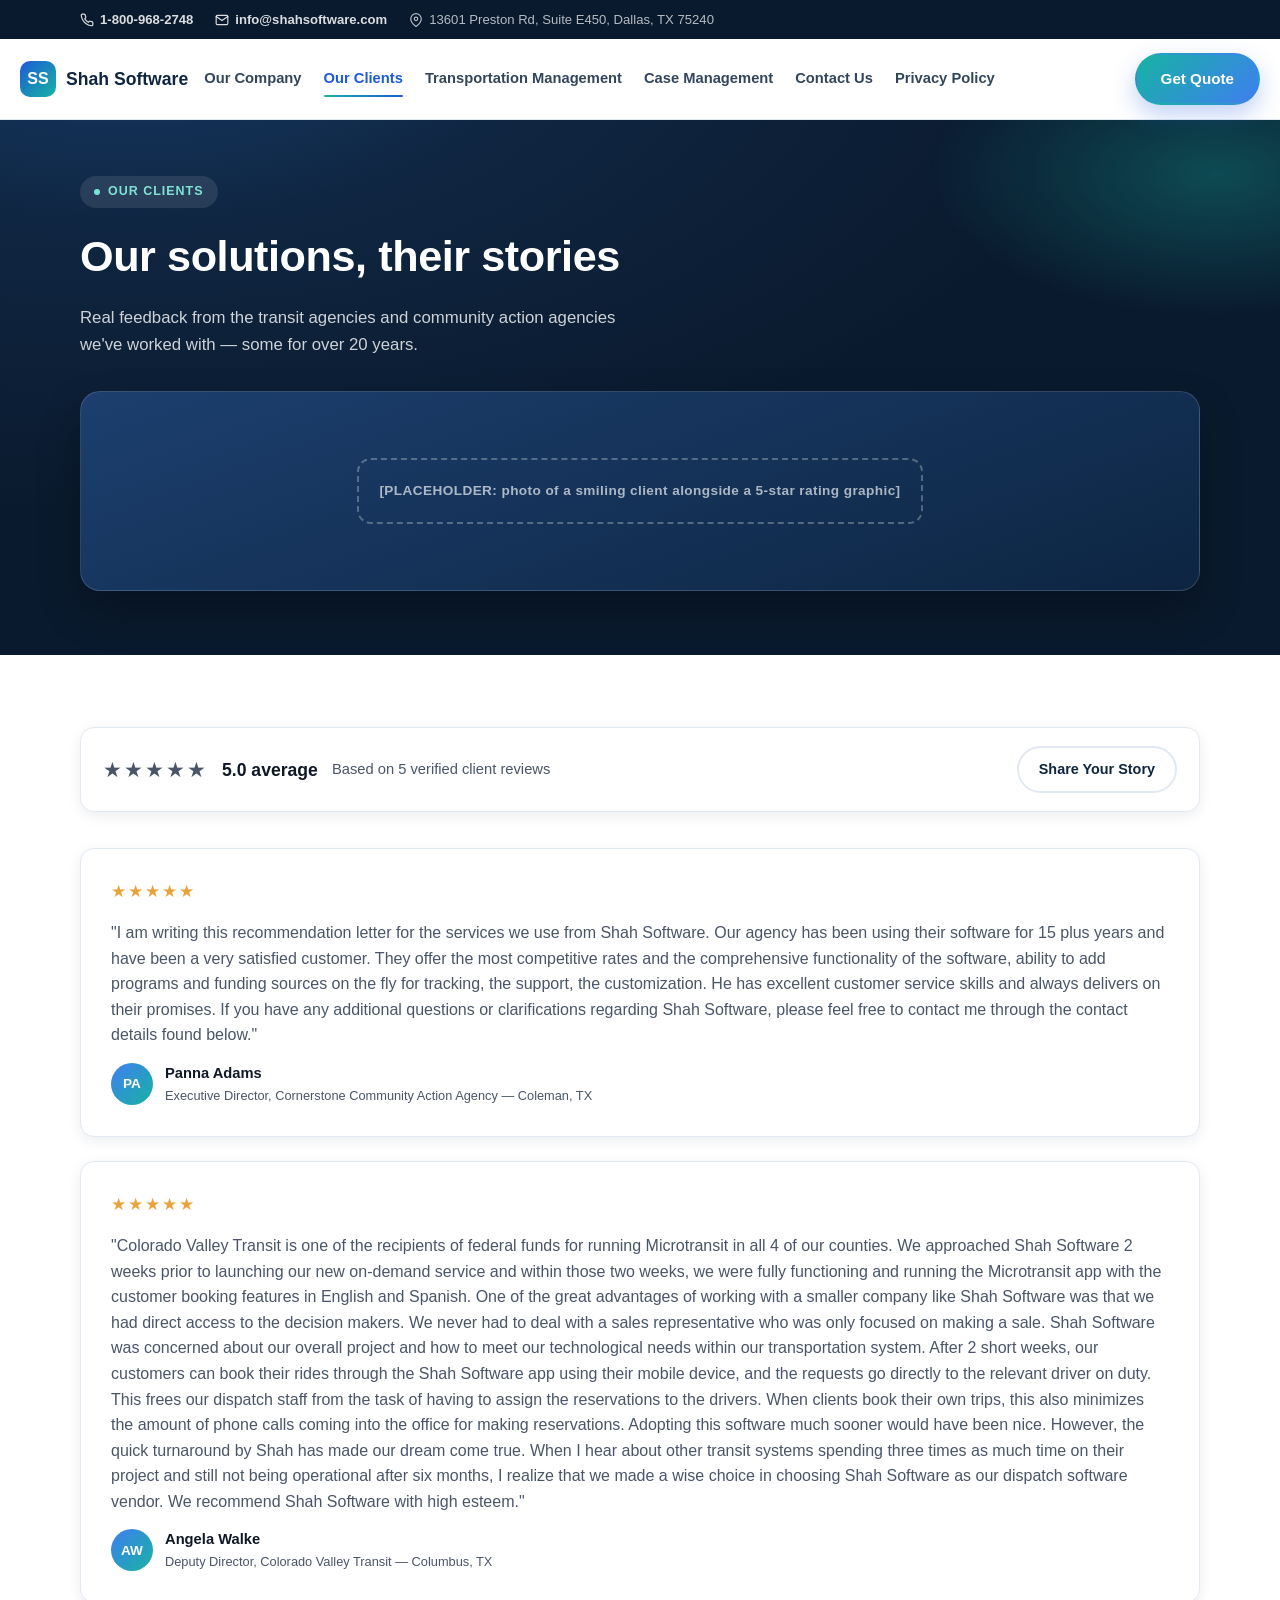
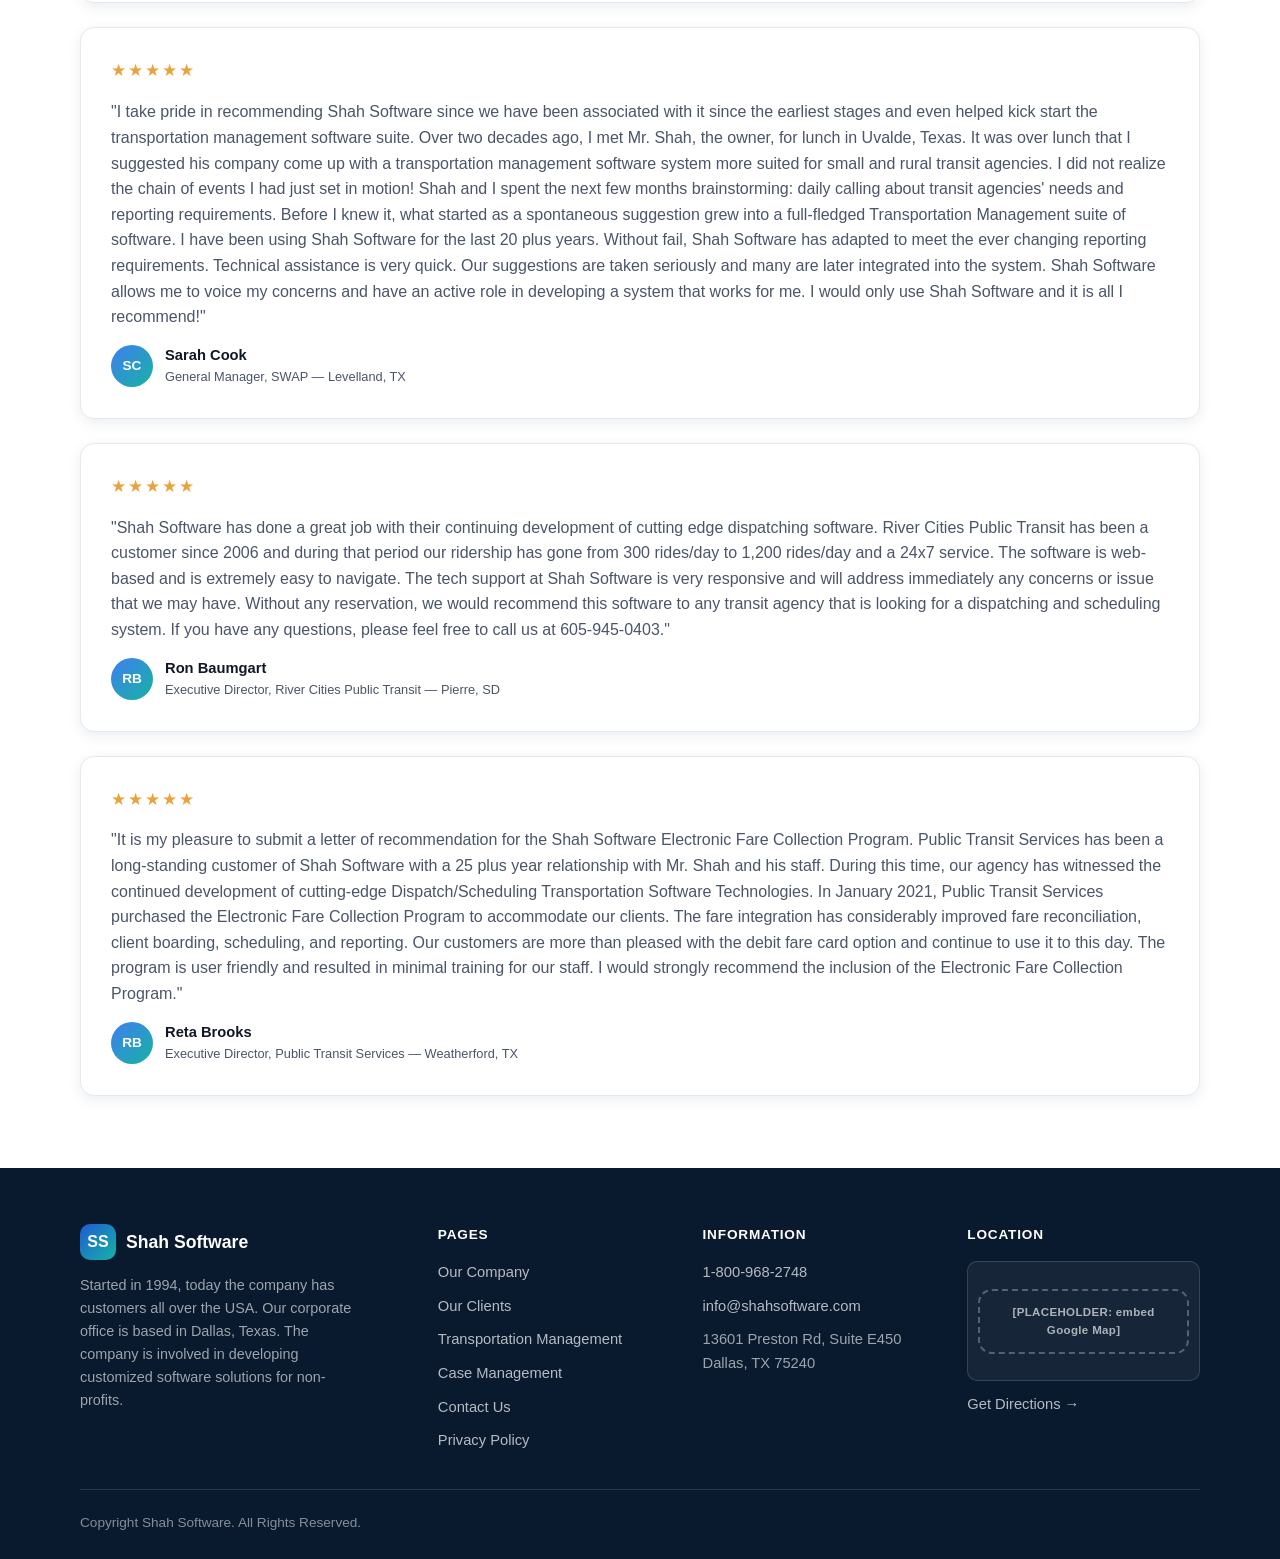
<file: our-clients.html>
<!DOCTYPE html>
<html lang="en">
<head>
<meta charset="UTF-8">
<meta name="viewport" content="width=device-width, initial-scale=1.0">
<title>Our Clients | Shah Software</title>
<meta name="description" content="Read verified reviews from transit agencies and community action agencies who have worked with Shah Software, some for over 20 years.">
<link rel="icon" type="image/svg+xml" href="data:image/svg+xml,%3Csvg xmlns='http://www.w3.org/2000/svg' viewBox='0 0 36 36'%3E%3Cdefs%3E%3ClinearGradient id='g' x1='0' y1='0' x2='1' y2='1'%3E%3Cstop offset='0' stop-color='%231d5bd6'/%3E%3Cstop offset='1' stop-color='%2317b3a3'/%3E%3C/linearGradient%3E%3C/defs%3E%3Crect width='36' height='36' rx='9' fill='url(%23g)'/%3E%3Ctext x='18' y='24' font-family='Arial,Helvetica,sans-serif' font-size='15' font-weight='800' fill='white' text-anchor='middle'%3ESS%3C/text%3E%3C/svg%3E">
<link rel="canonical" href="https://www.shahsoftware.com/our-clients.html">
<meta property="og:type" content="website">
<meta property="og:site_name" content="Shah Software">
<meta property="og:title" content="Our Clients | Shah Software">
<meta property="og:description" content="Read verified reviews from transit agencies and community action agencies who have worked with Shah Software, some for over 20 years.">
<meta property="og:url" content="https://www.shahsoftware.com/our-clients.html">
<meta property="og:image" content="https://www.shahsoftware.com/[PLACEHOLDER-social-share-image.jpg]">
<meta name="twitter:card" content="summary_large_image">
<meta name="twitter:title" content="Our Clients | Shah Software">
<meta name="twitter:description" content="Read verified reviews from transit agencies and community action agencies who have worked with Shah Software, some for over 20 years.">
<style>
/* ===========================================================
   Shah Software — shared stylesheet
   Plain HTML + CSS, no JS, no build step.
   =========================================================== */

:root{
  --navy:#0f2540;
  --navy-deep:#0a1a2e;
  --blue:#1d5bd6;
  --blue-light:#3f7ef0;
  --teal:#17b3a3;
  --gold:#e8a33d;
  --ink:#101826;
  --ink-soft:#4a5568;
  --paper:#ffffff;
  --paper-soft:#f4f7fb;
  --line:#e3e9f2;
  --radius-lg:20px;
  --radius-md:14px;
  --radius-sm:10px;
  --shadow:0 10px 30px rgba(15,37,64,0.10);
  --shadow-sm:0 4px 14px rgba(15,37,64,0.08);
  --maxw:1160px;
  --maxw-nav:1400px;
}

*,*::before,*::after{box-sizing:border-box;}
html{scroll-behavior:smooth;scrollbar-width:thin;scrollbar-color:var(--teal) var(--paper-soft);}
:target{scroll-margin-top:100px;}
body{
  margin:0;
  font-family:-apple-system,BlinkMacSystemFont,"Segoe UI",Roboto,"Helvetica Neue",Arial,sans-serif;
  color:var(--ink);
  background:var(--paper);
  line-height:1.6;
  -webkit-font-smoothing:antialiased;
}
img{max-width:100%;display:block;}
a{color:inherit;text-decoration:none;}
ul{list-style:none;margin:0;padding:0;}
h1,h2,h3,h4,p{margin:0;}
.wrap{max-width:var(--maxw);margin:0 auto;padding:0 20px;}
section{padding:72px 0;}

/* custom scrollbar (webkit) */
::-webkit-scrollbar{width:10px;height:10px;}
::-webkit-scrollbar-track{background:var(--paper-soft);}
::-webkit-scrollbar-thumb{background:linear-gradient(var(--teal),var(--blue));border-radius:999px;}
::-webkit-scrollbar-thumb:hover{background:linear-gradient(var(--blue),var(--teal));}
::selection{background:rgba(23,179,163,0.3);}

/* accessible, on-brand focus rings (kept for keyboard users; mouse clicks don't trigger it) */
a:focus-visible,button:focus-visible,input:focus-visible,textarea:focus-visible,.btn:focus-visible,label.burger:focus-visible{
  outline:none;box-shadow:0 0 0 3px rgba(29,91,214,0.35);border-radius:8px;
}

.eyebrow{
  display:inline-flex;
  align-items:center;
  gap:8px;
  font-size:.78rem;
  font-weight:700;
  letter-spacing:.08em;
  text-transform:uppercase;
  color:var(--blue);
  background:rgba(29,91,214,0.08);
  padding:6px 14px;
  border-radius:999px;
  margin-bottom:14px;
}
.eyebrow::before{
  content:"";width:6px;height:6px;border-radius:50%;background:var(--blue);flex-shrink:0;
  animation:pulseDot 2.2s ease-in-out infinite;
}
.eyebrow.on-dark{background:rgba(255,255,255,0.1);color:#7fe3d4;}
.eyebrow.on-dark::before{background:#7fe3d4;}
@keyframes pulseDot{0%,100%{opacity:1;transform:scale(1);}50%{opacity:.45;transform:scale(1.5);}}
@media (prefers-reduced-motion:reduce){.eyebrow::before{animation:none;}}

.section-head{max-width:640px;margin:0 auto 44px;text-align:center;}
.section-head.left{margin:0 0 36px;text-align:left;}
.section-head h2{font-size:clamp(1.7rem,4vw,2.35rem);letter-spacing:-0.01em;}
.section-head p{margin-top:12px;color:var(--ink-soft);font-size:1.05rem;}

/* ===== Buttons ===== */
.btn{
  display:inline-flex;
  align-items:center;
  justify-content:center;
  gap:8px;
  padding:14px 26px;
  border-radius:999px;
  font-weight:700;
  font-size:1rem;
  border:2px solid transparent;
  cursor:pointer;
  transition:transform .18s cubic-bezier(.34,1.56,.64,1), box-shadow .2s ease, background .2s ease, color .2s ease, border-color .2s ease;
}
.btn:active{transform:translateY(1px) scale(.97);}
.btn-primary{
  background:linear-gradient(135deg,var(--teal),var(--blue-light));
  color:#fff;
  box-shadow:0 10px 24px rgba(29,91,214,0.28);
}
.btn-primary:hover{box-shadow:0 16px 34px rgba(29,91,214,0.4);transform:translateY(-2px);}
.btn-ghost{background:transparent;border-color:rgba(255,255,255,0.5);color:#fff;}
.btn-ghost:hover{background:rgba(255,255,255,0.12);border-color:#fff;transform:translateY(-2px);}
.btn-outline{background:transparent;border-color:var(--line);color:var(--navy);}
.btn-outline:hover{border-color:var(--blue);color:var(--blue);transform:translateY(-2px);box-shadow:var(--shadow-sm);}
.btn-sm{padding:10px 20px;font-size:.9rem;}

/* ===== Top info bar ===== */
.topbar{
  background:var(--navy-deep);
  color:rgba(255,255,255,0.85);
  font-size:.82rem;
}
.topbar .wrap{
  display:flex;
  flex-wrap:wrap;
  gap:6px 22px;
  align-items:center;
  padding-top:9px;
  padding-bottom:9px;
}
.topbar a{display:inline-flex;align-items:center;gap:6px;font-weight:600;transition:color .18s ease;}
.topbar a:hover{color:#7fe3d4;}
.topbar svg{width:14px;height:14px;flex-shrink:0;}
.topbar .addr{display:inline-flex;align-items:center;gap:6px;color:rgba(255,255,255,0.7);}

/* ===== Header / nav ===== */
header{
  position:sticky;
  top:0;
  z-index:50;
  background:rgba(255,255,255,0.92);
  backdrop-filter:saturate(180%) blur(10px);
  border-bottom:1px solid var(--line);
}
.nav{
  display:flex;
  flex-wrap:wrap;
  align-items:center;
  justify-content:flex-start;
  gap:10px 16px;
  padding:14px 20px;
  max-width:var(--maxw-nav);
  margin:0 auto;
}
.logo{display:flex;align-items:center;gap:10px;font-weight:800;font-size:1.1rem;color:var(--navy);order:1;flex-shrink:0;}
.logo-mark{
  width:36px;height:36px;border-radius:10px;
  background:linear-gradient(135deg,var(--blue),var(--teal));
  display:flex;align-items:center;justify-content:center;
  color:#fff;font-weight:800;font-size:1rem;flex-shrink:0;
  transition:transform .3s ease;
}
.logo:hover .logo-mark{transform:rotate(-8deg) scale(1.06);}
.icon{width:18px;height:18px;flex-shrink:0;}

.nav-toggle{display:none;}
.burger{
  order:4;
  flex-shrink:0;
  display:flex;align-items:center;justify-content:center;
  width:40px;height:40px;border-radius:10px;
  border:1px solid var(--line);background:#fff;cursor:pointer;
  transition:border-color .18s ease, background .18s ease;
}
.burger:hover{border-color:var(--blue);background:var(--paper-soft);}
.nav-links{
  order:5;
  flex-basis:100%;
  max-height:0;
  overflow:hidden;
  transition:max-height .3s ease;
  display:flex;flex-direction:column;
  width:100%;
  font-weight:600;font-size:.98rem;color:var(--navy);
}
.nav-toggle:checked ~ .nav-links{max-height:520px;margin-top:14px;}
.nav-links li{border-top:1px solid var(--line);}
.nav-links a{display:block;padding:13px 4px;opacity:.85;position:relative;transition:opacity .18s ease,color .18s ease;}
.nav-links a:hover,.nav-links a.active{opacity:1;color:var(--blue);}
.nav-cta{
  order:3;
  flex-shrink:0;
  display:inline-flex;
  padding:10px 18px;
  font-size:.88rem;
  margin-left:auto;
}

@media(min-width:1240px){
  .burger,.nav-toggle{display:none;}
  .nav-links{
    order:2;flex-basis:auto;max-height:none;overflow:visible;
    flex-direction:row;width:auto;gap:22px;font-size:.92rem;
  }
  .nav-links li{border-top:none;}
  .nav-links a{padding:4px 0;}
  .nav-links a::after{
    content:"";position:absolute;left:0;right:100%;bottom:-2px;height:2px;border-radius:2px;
    background:linear-gradient(90deg,var(--teal),var(--blue));
    transition:right .25s ease;
  }
  .nav-links a:hover::after,.nav-links a.active::after{right:0;}
  .nav-cta{order:3;padding:12px 24px;font-size:.95rem;}
}

/* ===== Hero (home, large) ===== */
.hero{
  position:relative;
  background:radial-gradient(1200px 600px at 15% -10%, #163a68 0%, var(--navy) 45%, var(--navy-deep) 100%);
  color:#fff;
  overflow:hidden;
  padding:76px 0 90px;
}
.hero::before{
  content:"";position:absolute;inset:0;
  background:radial-gradient(460px 320px at 8% 85%, rgba(63,126,240,0.28), transparent 65%);
  pointer-events:none;
  animation:auroraDriftAlt 18s ease-in-out infinite;
}
.hero::after{
  content:"";position:absolute;inset:0;
  background:
    radial-gradient(500px 260px at 92% 12%, rgba(23,179,163,0.35), transparent 60%),
    radial-gradient(420px 300px at 100% 95%, rgba(232,163,61,0.18), transparent 60%);
  pointer-events:none;
  animation:auroraDrift 14s ease-in-out infinite;
}
@keyframes auroraDrift{
  0%,100%{transform:translate(0,0) scale(1);}
  50%{transform:translate(-26px,18px) scale(1.07);}
}
@keyframes auroraDriftAlt{
  0%,100%{transform:translate(0,0) scale(1);}
  50%{transform:translate(20px,-16px) scale(1.05);}
}
@media (prefers-reduced-motion:reduce){.hero::before,.hero::after{animation:none;}}
.hero-grid{position:relative;display:grid;gap:44px;align-items:center;}
@media(min-width:960px){.hero-grid{grid-template-columns:1.05fr .95fr;gap:56px;}}
@keyframes fadeSlideUp{from{opacity:0;transform:translateY(18px);}to{opacity:1;transform:translateY(0);}}
.hero-grid > *{animation:fadeSlideUp .7s cubic-bezier(.16,1,.3,1) both;}
.hero-grid > *:nth-child(2){animation-delay:.12s;}
@media (prefers-reduced-motion:reduce){.hero-grid > *{animation:none;}}
.hero-badge{
  display:inline-flex;align-items:center;gap:8px;
  background:rgba(255,255,255,0.1);border:1px solid rgba(255,255,255,0.16);
  padding:7px 14px;border-radius:999px;font-size:.82rem;font-weight:600;margin-bottom:20px;
}
.hero h1{font-size:clamp(2.1rem,5.4vw,3.4rem);line-height:1.12;letter-spacing:-0.02em;font-weight:800;}
.hero h1 span{
  background:linear-gradient(135deg,#5fe0cf,#7fb2ff);
  -webkit-background-clip:text;background-clip:text;color:transparent;
}
.hero p.lead{margin-top:18px;font-size:1.12rem;color:rgba(255,255,255,0.82);max-width:52ch;}
.hero-actions{display:flex;flex-wrap:wrap;gap:14px;margin-top:32px;}
.hero-trust{display:flex;flex-wrap:wrap;gap:22px;margin-top:40px;padding-top:28px;border-top:1px solid rgba(255,255,255,0.14);}
.hero-trust div{font-size:.85rem;color:rgba(255,255,255,0.7);transition:transform .2s ease;cursor:default;}
.hero-trust div:hover{transform:translateY(-3px);}
.hero-trust strong{display:block;font-size:1.35rem;color:#fff;font-weight:800;transition:color .2s ease;}
.hero-trust div:hover strong{color:#7fe3d4;}
.hero-media{
  position:relative;border-radius:var(--radius-lg);overflow:hidden;
  background:linear-gradient(160deg,#1c3f6e,#0d2542);
  border:1px solid rgba(255,255,255,0.14);min-height:320px;
  display:flex;align-items:center;justify-content:center;
  box-shadow:0 30px 60px rgba(0,0,0,0.35);
  transition:transform .4s cubic-bezier(.16,1,.3,1);
}
.hero-media:hover{transform:translateY(-4px);}
.placeholder-tag{
  color:rgba(255,255,255,0.65);font-size:.85rem;font-weight:700;letter-spacing:.03em;
  text-align:center;padding:20px;border:2px dashed rgba(255,255,255,0.28);
  border-radius:var(--radius-md);margin:20px;
}

/* ===== Page hero (inner pages, compact) ===== */
.page-hero{
  position:relative;
  background:radial-gradient(1000px 500px at 10% -20%, #163a68 0%, var(--navy) 45%, var(--navy-deep) 100%);
  color:#fff;padding:56px 0 64px;overflow:hidden;
}
.page-hero::after{
  content:"";position:absolute;inset:0;
  background:radial-gradient(480px 240px at 95% 10%, rgba(23,179,163,0.32), transparent 60%);
  pointer-events:none;
  animation:auroraDrift 16s ease-in-out infinite;
}
@media (prefers-reduced-motion:reduce){.page-hero::after{animation:none;}}
.page-hero .wrap{position:relative;}
.page-hero .wrap > *{animation:fadeSlideUp .6s cubic-bezier(.16,1,.3,1) both;}
@media (prefers-reduced-motion:reduce){.page-hero .wrap > *{animation:none;}}
.page-hero h1{font-size:clamp(1.9rem,4.6vw,2.7rem);letter-spacing:-0.01em;font-weight:800;}
.page-hero p{margin-top:14px;color:rgba(255,255,255,0.8);font-size:1.05rem;max-width:60ch;}
.page-hero-media{
  margin-top:32px;border-radius:var(--radius-lg);overflow:hidden;
  background:linear-gradient(160deg,#1c3f6e,#0d2542);
  border:1px solid rgba(255,255,255,0.14);min-height:200px;
  display:flex;align-items:center;justify-content:center;
  box-shadow:0 20px 40px rgba(0,0,0,0.3);
}

/* ===== Logos / trusted strip ===== */
.strip{background:var(--paper-soft);border-bottom:1px solid var(--line);padding:26px 0;}
.strip .wrap{display:flex;flex-wrap:wrap;gap:14px 34px;align-items:center;justify-content:center;color:var(--ink-soft);font-size:.85rem;font-weight:600;text-align:center;}

/* ===== Grids / cards ===== */
.grid-3{display:grid;gap:22px;grid-template-columns:1fr;}
@media(min-width:680px){.grid-3{grid-template-columns:repeat(2,1fr);}}
@media(min-width:980px){.grid-3{grid-template-columns:repeat(3,1fr);}}
.grid-2{display:grid;gap:22px;grid-template-columns:1fr;}
@media(min-width:680px){.grid-2{grid-template-columns:repeat(2,1fr);}}

.card{
  background:#fff;border:1px solid var(--line);border-radius:var(--radius-md);
  padding:28px 24px;box-shadow:var(--shadow-sm);
  transition:transform .3s cubic-bezier(.16,1,.3,1), box-shadow .3s ease, border-color .3s ease;
}
.card:hover{transform:translateY(-6px);box-shadow:0 18px 40px rgba(29,91,214,0.16);border-color:rgba(23,179,163,0.45);}
.card-icon{
  width:48px;height:48px;border-radius:12px;
  display:flex;align-items:center;justify-content:center;
  background:linear-gradient(135deg,rgba(29,91,214,0.12),rgba(23,179,163,0.14));
  color:var(--blue);margin-bottom:18px;
  transition:transform .3s cubic-bezier(.34,1.56,.64,1);
}
.card:hover .card-icon,.why-item:hover .card-icon{transform:scale(1.1) rotate(-4deg);}
.card h3{font-size:1.15rem;margin-bottom:8px;letter-spacing:-0.01em;}
.card p{color:var(--ink-soft);font-size:.97rem;}
.card .card-media{
  margin:-28px -24px 20px;border-radius:var(--radius-md) var(--radius-md) 0 0;
  overflow:hidden;aspect-ratio:16/10;
  background:linear-gradient(160deg,#eaf1fc,#f7fbfa);
  display:flex;align-items:center;justify-content:center;
}
.card .card-media .placeholder-tag{color:var(--ink-soft);border-color:#c7d6ec;font-size:.75rem;margin:14px;}
.card a.card-link{display:inline-flex;align-items:center;gap:6px;margin-top:14px;font-weight:700;color:var(--blue);font-size:.92rem;transition:color .18s ease,transform .18s ease;}
.card a.card-link:hover{color:var(--teal);transform:translateX(4px);}

/* ===== Why choose us ===== */
.why{background:var(--paper-soft);}
.why-grid{display:grid;gap:36px;align-items:center;}
@media(min-width:940px){.why-grid{grid-template-columns:.9fr 1.1fr;}}
.why-media{
  border-radius:var(--radius-lg);background:linear-gradient(160deg,#eaf1fc,#f7fbfa);
  border:1px solid var(--line);min-height:280px;display:flex;align-items:center;justify-content:center;
}
.why-media .placeholder-tag{color:var(--ink-soft);border-color:#c7d6ec;}
.why-list{display:grid;gap:20px;}
.why-item{
  display:flex;gap:16px;align-items:flex-start;background:#fff;border:1px solid var(--line);
  border-radius:var(--radius-md);padding:18px 20px;box-shadow:var(--shadow-sm);
  transition:transform .3s cubic-bezier(.16,1,.3,1), box-shadow .3s ease, border-color .3s ease;
}
.why-item:hover{transform:translateX(6px);box-shadow:0 14px 30px rgba(29,91,214,0.14);border-color:rgba(23,179,163,0.4);}
.why-item .num{
  flex-shrink:0;width:38px;height:38px;border-radius:10px;background:var(--navy);color:#fff;
  font-weight:800;display:flex;align-items:center;justify-content:center;font-size:.95rem;
  transition:background .3s ease,transform .3s cubic-bezier(.34,1.56,.64,1);
}
.why-item:hover .num{background:linear-gradient(135deg,var(--teal),var(--blue));transform:scale(1.08);}
.why-item h3{font-size:1.05rem;margin-bottom:4px;}
.why-item p{color:var(--ink-soft);font-size:.95rem;}

/* ===== Reviews / testimonials ===== */
.reviews-grid{display:grid;gap:22px;grid-template-columns:1fr;}
@media(min-width:760px){.reviews-grid{grid-template-columns:repeat(3,1fr);}}
.review-card{
  background:#fff;border:1px solid var(--line);border-radius:var(--radius-md);
  padding:26px 24px;box-shadow:var(--shadow-sm);display:flex;flex-direction:column;gap:14px;
  transition:transform .3s cubic-bezier(.16,1,.3,1), box-shadow .3s ease, border-color .3s ease;
}
.review-card:hover{transform:translateY(-6px);box-shadow:0 18px 40px rgba(232,163,61,0.18);border-color:rgba(232,163,61,0.5);}
.stars{color:var(--gold);font-size:1.05rem;letter-spacing:2px;}
.review-card p.quote{color:var(--ink-soft);font-size:.94rem;flex-grow:1;}
.reviewer{display:flex;align-items:center;gap:12px;}
.avatar{
  width:42px;height:42px;border-radius:50%;
  background:linear-gradient(135deg,var(--blue-light),var(--teal));
  color:#fff;display:flex;align-items:center;justify-content:center;font-weight:700;font-size:.85rem;flex-shrink:0;
}
.reviewer .name{font-weight:700;font-size:.92rem;}
.reviewer .role{color:var(--ink-soft);font-size:.8rem;}

.testimonial-full{
  display:grid;gap:24px;
}
.testimonial-full .review-card{padding:30px;}
.testimonial-full p.quote{font-size:1rem;color:var(--ink-soft);}
.rating-summary{
  display:flex;align-items:center;gap:14px;flex-wrap:wrap;
  background:#fff;border:1px solid var(--line);border-radius:var(--radius-md);
  padding:18px 22px;box-shadow:var(--shadow-sm);margin-bottom:36px;
}
.rating-summary .stars{font-size:1.3rem;}
.rating-summary strong{font-size:1.1rem;}
.rating-summary span{color:var(--ink-soft);font-size:.92rem;}

/* ===== Feature grid (Transportation / Case Management) ===== */
.feature-grid{display:grid;gap:24px;grid-template-columns:1fr;}
@media(min-width:680px){.feature-grid{grid-template-columns:repeat(2,1fr);}}
@media(min-width:980px){.feature-grid.cols-3{grid-template-columns:repeat(3,1fr);}}
.feature-card{display:flex;gap:16px;align-items:flex-start;padding:6px 0;transition:transform .25s ease;}
.feature-card:hover{transform:translateX(4px);}
.feature-card .card-icon{margin-bottom:0;}
.feature-card h3{font-size:1.03rem;margin-bottom:6px;}
.feature-card p{color:var(--ink-soft);font-size:.93rem;}

.intro-copy{max-width:760px;margin:0 auto 48px;text-align:center;color:var(--ink-soft);font-size:1.05rem;}

/* ===== Spotlight / article banner ===== */
.spotlight{background:var(--paper-soft);}
.spotlight-grid{display:grid;gap:32px;align-items:center;}
@media(min-width:860px){.spotlight-grid{grid-template-columns:1.1fr .9fr;}}
.spotlight-tag{
  display:inline-block;background:var(--gold);color:#fff;font-weight:800;font-size:.78rem;
  letter-spacing:.05em;text-transform:uppercase;padding:7px 14px;border-radius:6px;margin-bottom:16px;
}
.spotlight h3{font-size:clamp(1.4rem,3vw,1.9rem);letter-spacing:-0.01em;margin-bottom:14px;}
.spotlight p{color:var(--ink-soft);}
.spotlight-media{
  border-radius:var(--radius-lg);overflow:hidden;background:linear-gradient(160deg,#e4ecf9,#eef6f4);
  border:1px solid var(--line);min-height:220px;display:flex;align-items:center;justify-content:center;
  transition:transform .4s cubic-bezier(.16,1,.3,1);
}
.spotlight-media:hover{transform:translateY(-4px);}
.spotlight-media .placeholder-tag{color:var(--ink-soft);border-color:#c7d6ec;}

/* ===== Contact ===== */
.contact-hero-strip{background:linear-gradient(160deg,var(--navy-deep),var(--navy));color:#fff;}
.contact-grid{display:grid;gap:22px;grid-template-columns:1fr;}
@media(min-width:760px){.contact-grid{grid-template-columns:repeat(2,1fr);}}
@media(min-width:1040px){.contact-grid{grid-template-columns:repeat(4,1fr);}}
.contact-card{
  background:rgba(255,255,255,0.06);border:1px solid rgba(255,255,255,0.14);
  border-radius:var(--radius-md);padding:26px 22px;text-align:left;
  transition:transform .3s cubic-bezier(.16,1,.3,1), background .3s ease, border-color .3s ease;
}
.contact-card:hover{transform:translateY(-6px);background:rgba(255,255,255,0.1);border-color:rgba(127,227,212,0.5);}
.contact-card .card-icon{background:rgba(255,255,255,0.1);color:#7fe3d4;}
.contact-card h3{font-size:1.02rem;margin-bottom:8px;}
.contact-card p{color:rgba(255,255,255,0.72);font-size:.92rem;}
.contact-card a.link{display:inline-flex;align-items:center;gap:6px;margin-top:12px;font-weight:700;color:#7fe3d4;font-size:.92rem;transition:color .18s ease,transform .18s ease;}
.contact-card a.link:hover{color:#fff;transform:translateX(4px);}
.call-banner{
  margin-top:44px;display:flex;flex-wrap:wrap;gap:20px;align-items:center;justify-content:space-between;
  background:linear-gradient(135deg,rgba(23,179,163,0.16),rgba(29,91,214,0.16));
  border:1px solid rgba(255,255,255,0.16);border-radius:var(--radius-lg);padding:28px 30px;
  transition:transform .3s ease,box-shadow .3s ease;
}
.call-banner:hover{transform:translateY(-3px);box-shadow:0 20px 44px rgba(29,91,214,0.14);}
.call-banner h3{font-size:1.25rem;margin-bottom:6px;}
.call-banner p{color:rgba(255,255,255,0.72);font-size:.95rem;}

/* ===== Contact page: info + form ===== */
.contact-layout{display:grid;gap:44px;grid-template-columns:1fr;}
@media(min-width:900px){.contact-layout{grid-template-columns:.85fr 1.15fr;}}
.info-block h2{font-size:1.4rem;margin-bottom:20px;}
.info-list{display:grid;gap:18px;}
.info-list li{display:flex;gap:14px;align-items:flex-start;}
.info-list .card-icon{background:rgba(29,91,214,0.1);}
.info-list strong{display:block;font-size:.98rem;}
.info-list a,.info-list span.value{color:var(--ink-soft);font-size:.95rem;}
.info-list a{transition:color .18s ease;}
.info-list a:hover{color:var(--blue);}
.hours-note{margin-top:22px;padding:16px 18px;background:var(--paper-soft);border:1px dashed var(--line);border-radius:var(--radius-sm);color:var(--ink-soft);font-size:.88rem;}

.form-card{background:#fff;border:1px solid var(--line);border-radius:var(--radius-lg);padding:32px;box-shadow:var(--shadow-sm);}
.form-card h2{font-size:1.4rem;margin-bottom:6px;}
.form-card > p{color:var(--ink-soft);font-size:.94rem;margin-bottom:24px;}
.form-row{display:grid;gap:16px;grid-template-columns:1fr;margin-bottom:16px;}
@media(min-width:560px){.form-row.two{grid-template-columns:1fr 1fr;}}
label{display:block;font-size:.85rem;font-weight:700;color:var(--navy);margin-bottom:6px;}
input[type=text],input[type=email],input[type=tel],textarea{
  width:100%;padding:12px 14px;border:1px solid var(--line);border-radius:var(--radius-sm);
  font:inherit;color:var(--ink);background:var(--paper-soft);
  transition:border-color .18s ease, background .18s ease, box-shadow .18s ease;
}
input:focus,textarea:focus{outline:none;border-color:var(--blue-light);background:#fff;box-shadow:0 0 0 3px rgba(29,91,214,0.14);}
textarea{resize:vertical;min-height:110px;}
.checkbox-group{display:grid;gap:10px;grid-template-columns:1fr;margin-top:6px;}
@media(min-width:560px){.checkbox-group{grid-template-columns:1fr 1fr;}}
.checkbox-group label{
  display:flex;align-items:center;gap:8px;font-weight:600;font-size:.9rem;color:var(--ink);margin-bottom:0;
}
.checkbox-group input{width:16px;height:16px;accent-color:var(--blue);}
.form-note{margin-top:18px;font-size:.82rem;color:var(--ink-soft);background:var(--paper-soft);border:1px dashed var(--line);border-radius:var(--radius-sm);padding:12px 14px;}

.map-embed{
  border-radius:var(--radius-lg);overflow:hidden;border:1px solid var(--line);
  background:var(--paper-soft);min-height:280px;display:flex;align-items:center;justify-content:center;
  margin-top:56px;
}
.map-embed .placeholder-tag{color:var(--ink-soft);border-color:#c7d6ec;}

/* ===== Prose (privacy policy) ===== */
.prose{max-width:820px;margin:0 auto;}
.prose h2{font-size:1.3rem;margin:38px 0 12px;letter-spacing:-0.01em;}
.prose h2:first-child{margin-top:0;}
.prose h3{font-size:1.05rem;margin:22px 0 8px;}
.prose p{color:var(--ink-soft);margin-bottom:14px;font-size:.98rem;}
.prose ul{list-style:disc;padding-left:22px;margin-bottom:14px;}
.prose li{color:var(--ink-soft);font-size:.98rem;margin-bottom:6px;}
.prose .meta{color:var(--ink-soft);font-size:.9rem;margin-bottom:30px;}
.prose a{color:var(--blue);text-decoration:underline;}

/* ===== Footer ===== */
footer{background:var(--navy-deep);color:rgba(255,255,255,0.7);padding:56px 0 26px;font-size:.92rem;}
.footer-grid{display:grid;gap:32px;grid-template-columns:1fr;padding-bottom:36px;border-bottom:1px solid rgba(255,255,255,0.12);}
@media(min-width:760px){.footer-grid{grid-template-columns:1.4fr 1fr 1fr 1fr;}}
.footer-brand .logo{color:#fff;margin-bottom:14px;}
.footer-brand p{color:rgba(255,255,255,0.6);font-size:.9rem;max-width:36ch;}
.footer-col h4{color:#fff;font-size:.85rem;text-transform:uppercase;letter-spacing:.06em;margin-bottom:16px;}
.footer-col ul{display:grid;gap:10px;}
.footer-col a{transition:color .18s ease, transform .18s ease;display:inline-block;}
.footer-col a:hover{color:#fff;transform:translateX(3px);}
.footer-col li.plain{color:rgba(255,255,255,0.6);}
.footer-map{
  border-radius:var(--radius-sm);overflow:hidden;border:1px solid rgba(255,255,255,0.14);
  min-height:120px;background:rgba(255,255,255,0.05);display:flex;align-items:center;justify-content:center;
}
.footer-map .placeholder-tag{margin:10px;padding:12px;font-size:.72rem;}
.footer-bottom{display:flex;flex-wrap:wrap;gap:12px;align-items:center;justify-content:space-between;padding-top:22px;font-size:.85rem;color:rgba(255,255,255,0.5);}

</style>
</head>
<body>

<div class="topbar">
  <div class="wrap">
    <a href="tel:+18009682748">
      <svg viewBox="0 0 24 24" fill="none" stroke="currentColor" stroke-width="2" stroke-linecap="round" stroke-linejoin="round"><path d="M22 16.92v3a2 2 0 0 1-2.18 2 19.79 19.79 0 0 1-8.63-3.07 19.5 19.5 0 0 1-6-6 19.79 19.79 0 0 1-3.07-8.67A2 2 0 0 1 4.11 2h3a2 2 0 0 1 2 1.72c.127.96.361 1.903.7 2.81a2 2 0 0 1-.45 2.11L8.09 9.91a16 16 0 0 0 6 6l1.27-1.27a2 2 0 0 1 2.11-.45c.907.339 1.85.573 2.81.7A2 2 0 0 1 22 16.92z"/></svg>
      1-800-968-2748
    </a>
    <a href="mailto:info@shahsoftware.com">
      <svg viewBox="0 0 24 24" fill="none" stroke="currentColor" stroke-width="2" stroke-linecap="round" stroke-linejoin="round"><path d="M4 4h16c1.1 0 2 .9 2 2v12c0 1.1-.9 2-2 2H4c-1.1 0-2-.9-2-2V6c0-1.1.9-2 2-2z"/><polyline points="22,6 12,13 2,6"/></svg>
      info@shahsoftware.com
    </a>
    <span class="addr">
      <svg viewBox="0 0 24 24" fill="none" stroke="currentColor" stroke-width="2" stroke-linecap="round" stroke-linejoin="round"><path d="M21 10c0 7-9 13-9 13s-9-6-9-13a9 9 0 0 1 18 0z"/><circle cx="12" cy="10" r="3"/></svg>
      13601 Preston Rd, Suite E450, Dallas, TX 75240
    </span>
  </div>
</div>

<header>
  <nav class="nav">
    <a href="index.html" class="logo">
      <span class="logo-mark">SS</span>
      Shah Software
    </a>

    <input type="checkbox" id="nav-toggle" class="nav-toggle">

    <ul class="nav-links">
      <li><a href="our-company.html">Our Company</a></li>
      <li><a href="our-clients.html" class="active">Our Clients</a></li>
      <li><a href="transportation-management.html">Transportation Management</a></li>
      <li><a href="case-management.html">Case Management</a></li>
      <li><a href="contact.html">Contact Us</a></li>
      <li><a href="privacy-policy.html">Privacy Policy</a></li>
    </ul>

    <a href="contact.html" class="btn btn-primary nav-cta">Get Quote</a>

    <label for="nav-toggle" class="burger" aria-label="Menu">
      <svg class="icon" viewBox="0 0 24 24" fill="none" stroke="currentColor" stroke-width="2" stroke-linecap="round"><line x1="3" y1="6" x2="21" y2="6"/><line x1="3" y1="12" x2="21" y2="12"/><line x1="3" y1="18" x2="21" y2="18"/></svg>
    </label>
  </nav>
</header>

<main>

  <section class="page-hero">
    <div class="wrap">
      <span class="eyebrow on-dark">Our Clients</span>
      <h1>Our solutions, their stories</h1>
      <p>Real feedback from the transit agencies and community action agencies we've worked with — some for over 20 years.</p>
      <div class="page-hero-media">
        <div class="placeholder-tag">[PLACEHOLDER: photo of a smiling client alongside a 5-star rating graphic]</div>
      </div>
    </div>
  </section>

  <section>
    <div class="wrap">
      <div class="rating-summary">
        <span class="stars">★★★★★</span>
        <strong>5.0 average</strong>
        <span>Based on 5 verified client reviews</span>
        <a href="mailto:info@shahsoftware.com?subject=Client%20Review" class="btn btn-outline btn-sm" style="margin-left:auto;">Share Your Story</a>
      </div>

      <div class="testimonial-full">

        <div class="review-card">
          <div class="stars">★★★★★</div>
          <p class="quote">"I am writing this recommendation letter for the services we use from Shah Software. Our agency has been using their software for 15 plus years and have been a very satisfied customer. They offer the most competitive rates and the comprehensive functionality of the software, ability to add programs and funding sources on the fly for tracking, the support, the customization. He has excellent customer service skills and always delivers on their promises. If you have any additional questions or clarifications regarding Shah Software, please feel free to contact me through the contact details found below."</p>
          <div class="reviewer">
            <div class="avatar">PA</div>
            <div>
              <div class="name">Panna Adams</div>
              <div class="role">Executive Director, Cornerstone Community Action Agency — Coleman, TX</div>
            </div>
          </div>
        </div>

        <div class="review-card">
          <div class="stars">★★★★★</div>
          <p class="quote">"Colorado Valley Transit is one of the recipients of federal funds for running Microtransit in all 4 of our counties. We approached Shah Software 2 weeks prior to launching our new on-demand service and within those two weeks, we were fully functioning and running the Microtransit app with the customer booking features in English and Spanish. One of the great advantages of working with a smaller company like Shah Software was that we had direct access to the decision makers. We never had to deal with a sales representative who was only focused on making a sale. Shah Software was concerned about our overall project and how to meet our technological needs within our transportation system. After 2 short weeks, our customers can book their rides through the Shah Software app using their mobile device, and the requests go directly to the relevant driver on duty. This frees our dispatch staff from the task of having to assign the reservations to the drivers. When clients book their own trips, this also minimizes the amount of phone calls coming into the office for making reservations. Adopting this software much sooner would have been nice. However, the quick turnaround by Shah has made our dream come true. When I hear about other transit systems spending three times as much time on their project and still not being operational after six months, I realize that we made a wise choice in choosing Shah Software as our dispatch software vendor. We recommend Shah Software with high esteem."</p>
          <div class="reviewer">
            <div class="avatar">AW</div>
            <div>
              <div class="name">Angela Walke</div>
              <div class="role">Deputy Director, Colorado Valley Transit — Columbus, TX</div>
            </div>
          </div>
        </div>

        <div class="review-card">
          <div class="stars">★★★★★</div>
          <p class="quote">"I take pride in recommending Shah Software since we have been associated with it since the earliest stages and even helped kick start the transportation management software suite. Over two decades ago, I met Mr. Shah, the owner, for lunch in Uvalde, Texas. It was over lunch that I suggested his company come up with a transportation management software system more suited for small and rural transit agencies. I did not realize the chain of events I had just set in motion! Shah and I spent the next few months brainstorming: daily calling about transit agencies' needs and reporting requirements. Before I knew it, what started as a spontaneous suggestion grew into a full-fledged Transportation Management suite of software. I have been using Shah Software for the last 20 plus years. Without fail, Shah Software has adapted to meet the ever changing reporting requirements. Technical assistance is very quick. Our suggestions are taken seriously and many are later integrated into the system. Shah Software allows me to voice my concerns and have an active role in developing a system that works for me. I would only use Shah Software and it is all I recommend!"</p>
          <div class="reviewer">
            <div class="avatar">SC</div>
            <div>
              <div class="name">Sarah Cook</div>
              <div class="role">General Manager, SWAP — Levelland, TX</div>
            </div>
          </div>
        </div>

        <div class="review-card">
          <div class="stars">★★★★★</div>
          <p class="quote">"Shah Software has done a great job with their continuing development of cutting edge dispatching software. River Cities Public Transit has been a customer since 2006 and during that period our ridership has gone from 300 rides/day to 1,200 rides/day and a 24x7 service. The software is web-based and is extremely easy to navigate. The tech support at Shah Software is very responsive and will address immediately any concerns or issue that we may have. Without any reservation, we would recommend this software to any transit agency that is looking for a dispatching and scheduling system. If you have any questions, please feel free to call us at 605-945-0403."</p>
          <div class="reviewer">
            <div class="avatar">RB</div>
            <div>
              <div class="name">Ron Baumgart</div>
              <div class="role">Executive Director, River Cities Public Transit — Pierre, SD</div>
            </div>
          </div>
        </div>

        <div class="review-card">
          <div class="stars">★★★★★</div>
          <p class="quote">"It is my pleasure to submit a letter of recommendation for the Shah Software Electronic Fare Collection Program. Public Transit Services has been a long-standing customer of Shah Software with a 25 plus year relationship with Mr. Shah and his staff. During this time, our agency has witnessed the continued development of cutting-edge Dispatch/Scheduling Transportation Software Technologies. In January 2021, Public Transit Services purchased the Electronic Fare Collection Program to accommodate our clients. The fare integration has considerably improved fare reconciliation, client boarding, scheduling, and reporting. Our customers are more than pleased with the debit fare card option and continue to use it to this day. The program is user friendly and resulted in minimal training for our staff. I would strongly recommend the inclusion of the Electronic Fare Collection Program."</p>
          <div class="reviewer">
            <div class="avatar">RB</div>
            <div>
              <div class="name">Reta Brooks</div>
              <div class="role">Executive Director, Public Transit Services — Weatherford, TX</div>
            </div>
          </div>
        </div>

      </div>
    </div>
  </section>

</main>

<footer>
  <div class="wrap">
    <div class="footer-grid">
      <div class="footer-brand">
        <a href="index.html" class="logo">
          <span class="logo-mark">SS</span>
          Shah Software
        </a>
        <p>Started in 1994, today the company has customers all over the USA. Our corporate office is based in Dallas, Texas. The company is involved in developing customized software solutions for non-profits.</p>
      </div>

      <div class="footer-col">
        <h4>Pages</h4>
        <ul>
          <li><a href="our-company.html">Our Company</a></li>
          <li><a href="our-clients.html">Our Clients</a></li>
          <li><a href="transportation-management.html">Transportation Management</a></li>
          <li><a href="case-management.html">Case Management</a></li>
          <li><a href="contact.html">Contact Us</a></li>
          <li><a href="privacy-policy.html">Privacy Policy</a></li>
        </ul>
      </div>

      <div class="footer-col">
        <h4>Information</h4>
        <ul>
          <li><a href="tel:+18009682748">1-800-968-2748</a></li>
          <li><a href="mailto:info@shahsoftware.com">info@shahsoftware.com</a></li>
          <li class="plain">13601 Preston Rd, Suite E450<br>Dallas, TX 75240</li>
        </ul>
      </div>

      <div class="footer-col">
        <h4>Location</h4>
        <div class="footer-map"><div class="placeholder-tag">[PLACEHOLDER: embed Google Map]</div></div>
        <ul style="margin-top:12px;">
          <li><a href="https://www.google.com/maps/search/?api=1&query=13601+Preston+Rd+Suite+E450+Dallas+TX+75240" target="_blank" rel="noopener">Get Directions →</a></li>
        </ul>
      </div>
    </div>

    <div class="footer-bottom">
      <span>Copyright Shah Software. All Rights Reserved.</span>
    </div>
  </div>
</footer>

</body>
</html>
</file>
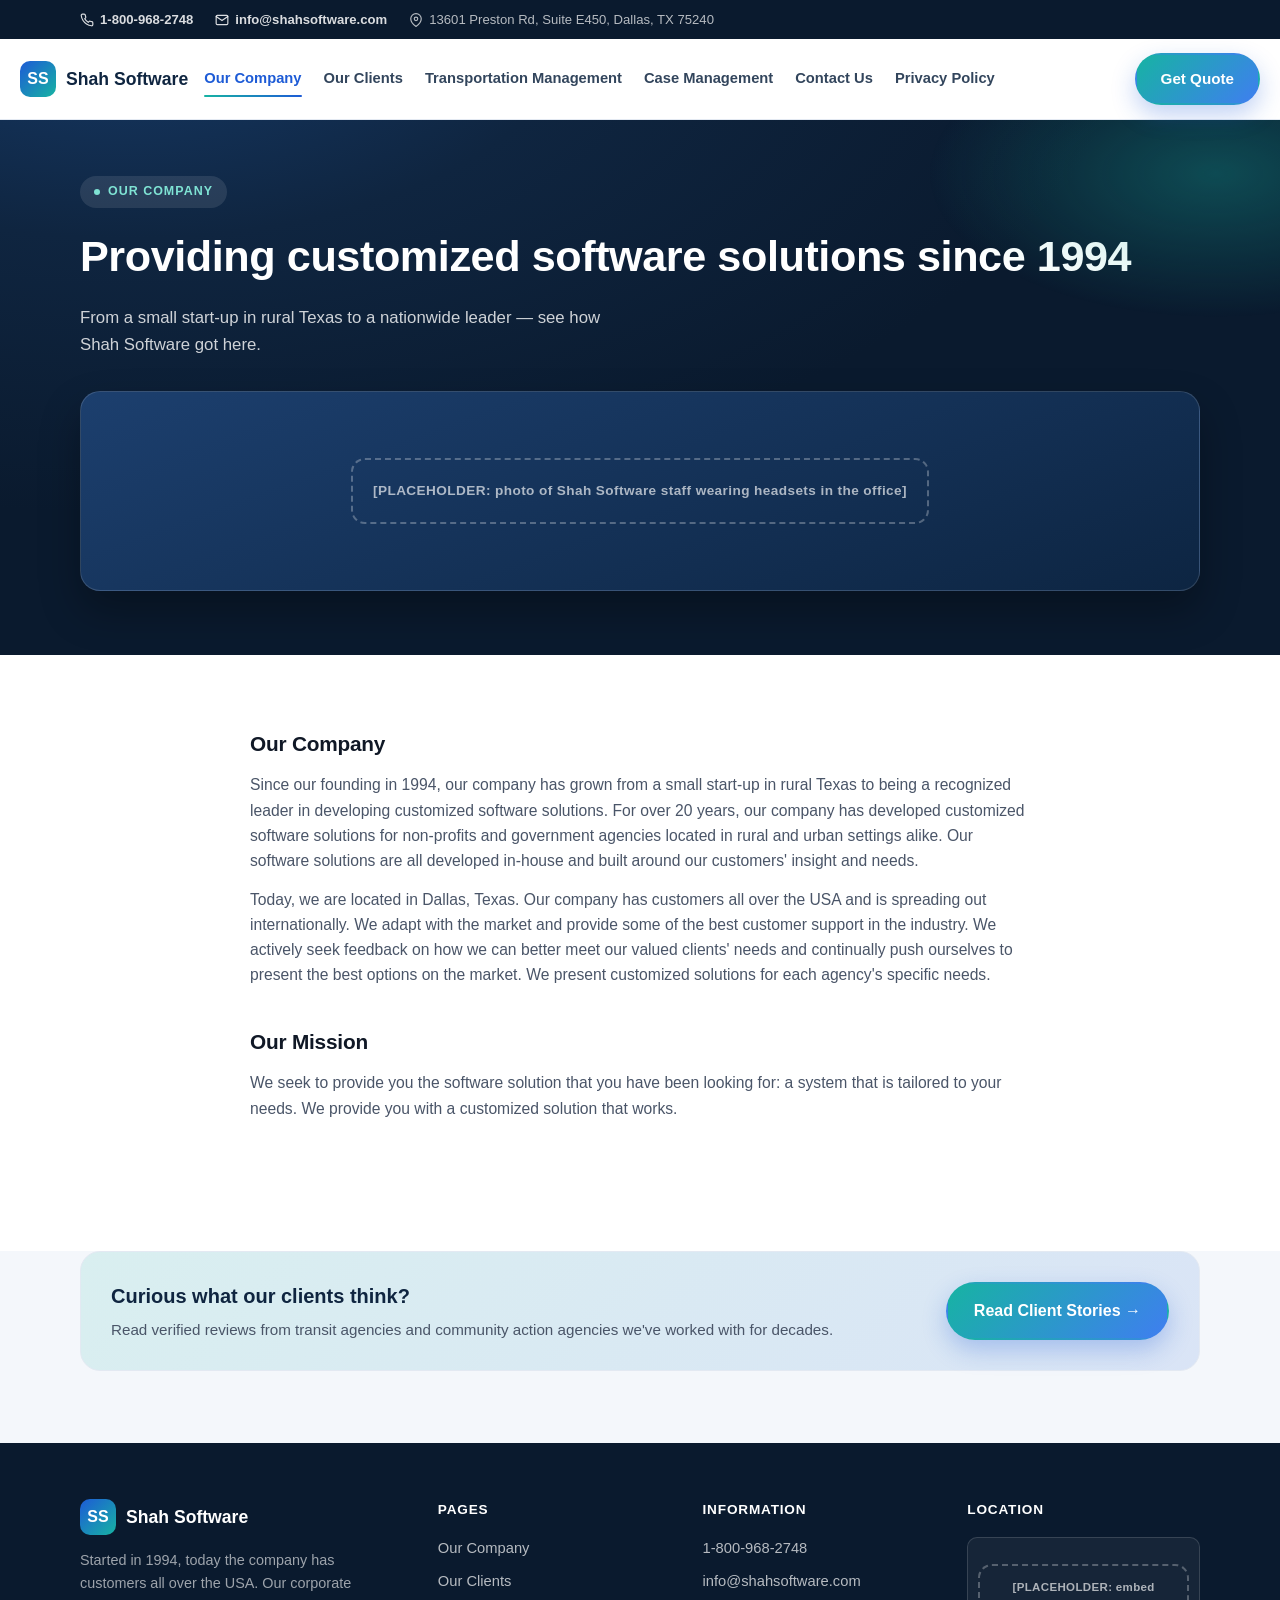
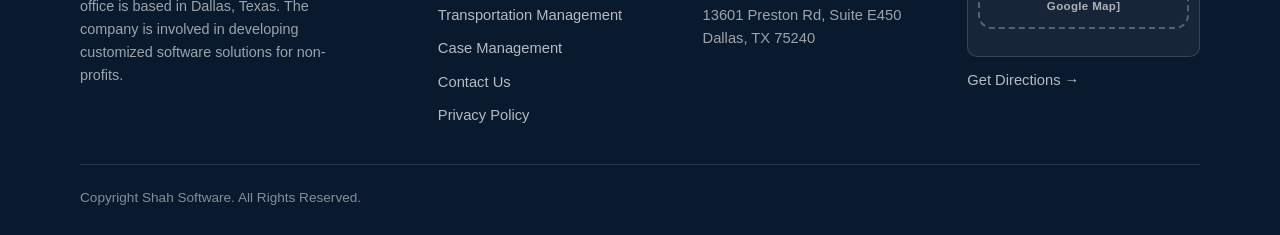
<file: our-company.html>
<!DOCTYPE html>
<html lang="en">
<head>
<meta charset="UTF-8">
<meta name="viewport" content="width=device-width, initial-scale=1.0">
<title>Our Company | Shah Software</title>
<meta name="description" content="Since 1994, Shah Software has grown from a small start-up in rural Texas into a recognized leader in customized software for transportation and community action agencies.">
<link rel="icon" type="image/svg+xml" href="data:image/svg+xml,%3Csvg xmlns='http://www.w3.org/2000/svg' viewBox='0 0 36 36'%3E%3Cdefs%3E%3ClinearGradient id='g' x1='0' y1='0' x2='1' y2='1'%3E%3Cstop offset='0' stop-color='%231d5bd6'/%3E%3Cstop offset='1' stop-color='%2317b3a3'/%3E%3C/linearGradient%3E%3C/defs%3E%3Crect width='36' height='36' rx='9' fill='url(%23g)'/%3E%3Ctext x='18' y='24' font-family='Arial,Helvetica,sans-serif' font-size='15' font-weight='800' fill='white' text-anchor='middle'%3ESS%3C/text%3E%3C/svg%3E">
<link rel="canonical" href="https://www.shahsoftware.com/our-company.html">
<meta property="og:type" content="website">
<meta property="og:site_name" content="Shah Software">
<meta property="og:title" content="Our Company | Shah Software">
<meta property="og:description" content="Since 1994, Shah Software has grown from a small start-up in rural Texas into a recognized leader in customized software for transportation and community action agencies.">
<meta property="og:url" content="https://www.shahsoftware.com/our-company.html">
<meta property="og:image" content="https://www.shahsoftware.com/[PLACEHOLDER-social-share-image.jpg]">
<meta name="twitter:card" content="summary_large_image">
<meta name="twitter:title" content="Our Company | Shah Software">
<meta name="twitter:description" content="Since 1994, Shah Software has grown from a small start-up in rural Texas into a recognized leader in customized software for transportation and community action agencies.">
<style>
/* ===========================================================
   Shah Software — shared stylesheet
   Plain HTML + CSS, no JS, no build step.
   =========================================================== */

:root{
  --navy:#0f2540;
  --navy-deep:#0a1a2e;
  --blue:#1d5bd6;
  --blue-light:#3f7ef0;
  --teal:#17b3a3;
  --gold:#e8a33d;
  --ink:#101826;
  --ink-soft:#4a5568;
  --paper:#ffffff;
  --paper-soft:#f4f7fb;
  --line:#e3e9f2;
  --radius-lg:20px;
  --radius-md:14px;
  --radius-sm:10px;
  --shadow:0 10px 30px rgba(15,37,64,0.10);
  --shadow-sm:0 4px 14px rgba(15,37,64,0.08);
  --maxw:1160px;
  --maxw-nav:1400px;
}

*,*::before,*::after{box-sizing:border-box;}
html{scroll-behavior:smooth;scrollbar-width:thin;scrollbar-color:var(--teal) var(--paper-soft);}
:target{scroll-margin-top:100px;}
body{
  margin:0;
  font-family:-apple-system,BlinkMacSystemFont,"Segoe UI",Roboto,"Helvetica Neue",Arial,sans-serif;
  color:var(--ink);
  background:var(--paper);
  line-height:1.6;
  -webkit-font-smoothing:antialiased;
}
img{max-width:100%;display:block;}
a{color:inherit;text-decoration:none;}
ul{list-style:none;margin:0;padding:0;}
h1,h2,h3,h4,p{margin:0;}
.wrap{max-width:var(--maxw);margin:0 auto;padding:0 20px;}
section{padding:72px 0;}

/* custom scrollbar (webkit) */
::-webkit-scrollbar{width:10px;height:10px;}
::-webkit-scrollbar-track{background:var(--paper-soft);}
::-webkit-scrollbar-thumb{background:linear-gradient(var(--teal),var(--blue));border-radius:999px;}
::-webkit-scrollbar-thumb:hover{background:linear-gradient(var(--blue),var(--teal));}
::selection{background:rgba(23,179,163,0.3);}

/* accessible, on-brand focus rings (kept for keyboard users; mouse clicks don't trigger it) */
a:focus-visible,button:focus-visible,input:focus-visible,textarea:focus-visible,.btn:focus-visible,label.burger:focus-visible{
  outline:none;box-shadow:0 0 0 3px rgba(29,91,214,0.35);border-radius:8px;
}

.eyebrow{
  display:inline-flex;
  align-items:center;
  gap:8px;
  font-size:.78rem;
  font-weight:700;
  letter-spacing:.08em;
  text-transform:uppercase;
  color:var(--blue);
  background:rgba(29,91,214,0.08);
  padding:6px 14px;
  border-radius:999px;
  margin-bottom:14px;
}
.eyebrow::before{
  content:"";width:6px;height:6px;border-radius:50%;background:var(--blue);flex-shrink:0;
  animation:pulseDot 2.2s ease-in-out infinite;
}
.eyebrow.on-dark{background:rgba(255,255,255,0.1);color:#7fe3d4;}
.eyebrow.on-dark::before{background:#7fe3d4;}
@keyframes pulseDot{0%,100%{opacity:1;transform:scale(1);}50%{opacity:.45;transform:scale(1.5);}}
@media (prefers-reduced-motion:reduce){.eyebrow::before{animation:none;}}

.section-head{max-width:640px;margin:0 auto 44px;text-align:center;}
.section-head.left{margin:0 0 36px;text-align:left;}
.section-head h2{font-size:clamp(1.7rem,4vw,2.35rem);letter-spacing:-0.01em;}
.section-head p{margin-top:12px;color:var(--ink-soft);font-size:1.05rem;}

/* ===== Buttons ===== */
.btn{
  display:inline-flex;
  align-items:center;
  justify-content:center;
  gap:8px;
  padding:14px 26px;
  border-radius:999px;
  font-weight:700;
  font-size:1rem;
  border:2px solid transparent;
  cursor:pointer;
  transition:transform .18s cubic-bezier(.34,1.56,.64,1), box-shadow .2s ease, background .2s ease, color .2s ease, border-color .2s ease;
}
.btn:active{transform:translateY(1px) scale(.97);}
.btn-primary{
  background:linear-gradient(135deg,var(--teal),var(--blue-light));
  color:#fff;
  box-shadow:0 10px 24px rgba(29,91,214,0.28);
}
.btn-primary:hover{box-shadow:0 16px 34px rgba(29,91,214,0.4);transform:translateY(-2px);}
.btn-ghost{background:transparent;border-color:rgba(255,255,255,0.5);color:#fff;}
.btn-ghost:hover{background:rgba(255,255,255,0.12);border-color:#fff;transform:translateY(-2px);}
.btn-outline{background:transparent;border-color:var(--line);color:var(--navy);}
.btn-outline:hover{border-color:var(--blue);color:var(--blue);transform:translateY(-2px);box-shadow:var(--shadow-sm);}
.btn-sm{padding:10px 20px;font-size:.9rem;}

/* ===== Top info bar ===== */
.topbar{
  background:var(--navy-deep);
  color:rgba(255,255,255,0.85);
  font-size:.82rem;
}
.topbar .wrap{
  display:flex;
  flex-wrap:wrap;
  gap:6px 22px;
  align-items:center;
  padding-top:9px;
  padding-bottom:9px;
}
.topbar a{display:inline-flex;align-items:center;gap:6px;font-weight:600;transition:color .18s ease;}
.topbar a:hover{color:#7fe3d4;}
.topbar svg{width:14px;height:14px;flex-shrink:0;}
.topbar .addr{display:inline-flex;align-items:center;gap:6px;color:rgba(255,255,255,0.7);}

/* ===== Header / nav ===== */
header{
  position:sticky;
  top:0;
  z-index:50;
  background:rgba(255,255,255,0.92);
  backdrop-filter:saturate(180%) blur(10px);
  border-bottom:1px solid var(--line);
}
.nav{
  display:flex;
  flex-wrap:wrap;
  align-items:center;
  justify-content:flex-start;
  gap:10px 16px;
  padding:14px 20px;
  max-width:var(--maxw-nav);
  margin:0 auto;
}
.logo{display:flex;align-items:center;gap:10px;font-weight:800;font-size:1.1rem;color:var(--navy);order:1;flex-shrink:0;}
.logo-mark{
  width:36px;height:36px;border-radius:10px;
  background:linear-gradient(135deg,var(--blue),var(--teal));
  display:flex;align-items:center;justify-content:center;
  color:#fff;font-weight:800;font-size:1rem;flex-shrink:0;
  transition:transform .3s ease;
}
.logo:hover .logo-mark{transform:rotate(-8deg) scale(1.06);}
.icon{width:18px;height:18px;flex-shrink:0;}

.nav-toggle{display:none;}
.burger{
  order:4;
  flex-shrink:0;
  display:flex;align-items:center;justify-content:center;
  width:40px;height:40px;border-radius:10px;
  border:1px solid var(--line);background:#fff;cursor:pointer;
  transition:border-color .18s ease, background .18s ease;
}
.burger:hover{border-color:var(--blue);background:var(--paper-soft);}
.nav-links{
  order:5;
  flex-basis:100%;
  max-height:0;
  overflow:hidden;
  transition:max-height .3s ease;
  display:flex;flex-direction:column;
  width:100%;
  font-weight:600;font-size:.98rem;color:var(--navy);
}
.nav-toggle:checked ~ .nav-links{max-height:520px;margin-top:14px;}
.nav-links li{border-top:1px solid var(--line);}
.nav-links a{display:block;padding:13px 4px;opacity:.85;position:relative;transition:opacity .18s ease,color .18s ease;}
.nav-links a:hover,.nav-links a.active{opacity:1;color:var(--blue);}
.nav-cta{
  order:3;
  flex-shrink:0;
  display:inline-flex;
  padding:10px 18px;
  font-size:.88rem;
  margin-left:auto;
}

@media(min-width:1240px){
  .burger,.nav-toggle{display:none;}
  .nav-links{
    order:2;flex-basis:auto;max-height:none;overflow:visible;
    flex-direction:row;width:auto;gap:22px;font-size:.92rem;
  }
  .nav-links li{border-top:none;}
  .nav-links a{padding:4px 0;}
  .nav-links a::after{
    content:"";position:absolute;left:0;right:100%;bottom:-2px;height:2px;border-radius:2px;
    background:linear-gradient(90deg,var(--teal),var(--blue));
    transition:right .25s ease;
  }
  .nav-links a:hover::after,.nav-links a.active::after{right:0;}
  .nav-cta{order:3;padding:12px 24px;font-size:.95rem;}
}

/* ===== Hero (home, large) ===== */
.hero{
  position:relative;
  background:radial-gradient(1200px 600px at 15% -10%, #163a68 0%, var(--navy) 45%, var(--navy-deep) 100%);
  color:#fff;
  overflow:hidden;
  padding:76px 0 90px;
}
.hero::before{
  content:"";position:absolute;inset:0;
  background:radial-gradient(460px 320px at 8% 85%, rgba(63,126,240,0.28), transparent 65%);
  pointer-events:none;
  animation:auroraDriftAlt 18s ease-in-out infinite;
}
.hero::after{
  content:"";position:absolute;inset:0;
  background:
    radial-gradient(500px 260px at 92% 12%, rgba(23,179,163,0.35), transparent 60%),
    radial-gradient(420px 300px at 100% 95%, rgba(232,163,61,0.18), transparent 60%);
  pointer-events:none;
  animation:auroraDrift 14s ease-in-out infinite;
}
@keyframes auroraDrift{
  0%,100%{transform:translate(0,0) scale(1);}
  50%{transform:translate(-26px,18px) scale(1.07);}
}
@keyframes auroraDriftAlt{
  0%,100%{transform:translate(0,0) scale(1);}
  50%{transform:translate(20px,-16px) scale(1.05);}
}
@media (prefers-reduced-motion:reduce){.hero::before,.hero::after{animation:none;}}
.hero-grid{position:relative;display:grid;gap:44px;align-items:center;}
@media(min-width:960px){.hero-grid{grid-template-columns:1.05fr .95fr;gap:56px;}}
@keyframes fadeSlideUp{from{opacity:0;transform:translateY(18px);}to{opacity:1;transform:translateY(0);}}
.hero-grid > *{animation:fadeSlideUp .7s cubic-bezier(.16,1,.3,1) both;}
.hero-grid > *:nth-child(2){animation-delay:.12s;}
@media (prefers-reduced-motion:reduce){.hero-grid > *{animation:none;}}
.hero-badge{
  display:inline-flex;align-items:center;gap:8px;
  background:rgba(255,255,255,0.1);border:1px solid rgba(255,255,255,0.16);
  padding:7px 14px;border-radius:999px;font-size:.82rem;font-weight:600;margin-bottom:20px;
}
.hero h1{font-size:clamp(2.1rem,5.4vw,3.4rem);line-height:1.12;letter-spacing:-0.02em;font-weight:800;}
.hero h1 span{
  background:linear-gradient(135deg,#5fe0cf,#7fb2ff);
  -webkit-background-clip:text;background-clip:text;color:transparent;
}
.hero p.lead{margin-top:18px;font-size:1.12rem;color:rgba(255,255,255,0.82);max-width:52ch;}
.hero-actions{display:flex;flex-wrap:wrap;gap:14px;margin-top:32px;}
.hero-trust{display:flex;flex-wrap:wrap;gap:22px;margin-top:40px;padding-top:28px;border-top:1px solid rgba(255,255,255,0.14);}
.hero-trust div{font-size:.85rem;color:rgba(255,255,255,0.7);transition:transform .2s ease;cursor:default;}
.hero-trust div:hover{transform:translateY(-3px);}
.hero-trust strong{display:block;font-size:1.35rem;color:#fff;font-weight:800;transition:color .2s ease;}
.hero-trust div:hover strong{color:#7fe3d4;}
.hero-media{
  position:relative;border-radius:var(--radius-lg);overflow:hidden;
  background:linear-gradient(160deg,#1c3f6e,#0d2542);
  border:1px solid rgba(255,255,255,0.14);min-height:320px;
  display:flex;align-items:center;justify-content:center;
  box-shadow:0 30px 60px rgba(0,0,0,0.35);
  transition:transform .4s cubic-bezier(.16,1,.3,1);
}
.hero-media:hover{transform:translateY(-4px);}
.placeholder-tag{
  color:rgba(255,255,255,0.65);font-size:.85rem;font-weight:700;letter-spacing:.03em;
  text-align:center;padding:20px;border:2px dashed rgba(255,255,255,0.28);
  border-radius:var(--radius-md);margin:20px;
}

/* ===== Page hero (inner pages, compact) ===== */
.page-hero{
  position:relative;
  background:radial-gradient(1000px 500px at 10% -20%, #163a68 0%, var(--navy) 45%, var(--navy-deep) 100%);
  color:#fff;padding:56px 0 64px;overflow:hidden;
}
.page-hero::after{
  content:"";position:absolute;inset:0;
  background:radial-gradient(480px 240px at 95% 10%, rgba(23,179,163,0.32), transparent 60%);
  pointer-events:none;
  animation:auroraDrift 16s ease-in-out infinite;
}
@media (prefers-reduced-motion:reduce){.page-hero::after{animation:none;}}
.page-hero .wrap{position:relative;}
.page-hero .wrap > *{animation:fadeSlideUp .6s cubic-bezier(.16,1,.3,1) both;}
@media (prefers-reduced-motion:reduce){.page-hero .wrap > *{animation:none;}}
.page-hero h1{font-size:clamp(1.9rem,4.6vw,2.7rem);letter-spacing:-0.01em;font-weight:800;}
.page-hero p{margin-top:14px;color:rgba(255,255,255,0.8);font-size:1.05rem;max-width:60ch;}
.page-hero-media{
  margin-top:32px;border-radius:var(--radius-lg);overflow:hidden;
  background:linear-gradient(160deg,#1c3f6e,#0d2542);
  border:1px solid rgba(255,255,255,0.14);min-height:200px;
  display:flex;align-items:center;justify-content:center;
  box-shadow:0 20px 40px rgba(0,0,0,0.3);
}

/* ===== Logos / trusted strip ===== */
.strip{background:var(--paper-soft);border-bottom:1px solid var(--line);padding:26px 0;}
.strip .wrap{display:flex;flex-wrap:wrap;gap:14px 34px;align-items:center;justify-content:center;color:var(--ink-soft);font-size:.85rem;font-weight:600;text-align:center;}

/* ===== Grids / cards ===== */
.grid-3{display:grid;gap:22px;grid-template-columns:1fr;}
@media(min-width:680px){.grid-3{grid-template-columns:repeat(2,1fr);}}
@media(min-width:980px){.grid-3{grid-template-columns:repeat(3,1fr);}}
.grid-2{display:grid;gap:22px;grid-template-columns:1fr;}
@media(min-width:680px){.grid-2{grid-template-columns:repeat(2,1fr);}}

.card{
  background:#fff;border:1px solid var(--line);border-radius:var(--radius-md);
  padding:28px 24px;box-shadow:var(--shadow-sm);
  transition:transform .3s cubic-bezier(.16,1,.3,1), box-shadow .3s ease, border-color .3s ease;
}
.card:hover{transform:translateY(-6px);box-shadow:0 18px 40px rgba(29,91,214,0.16);border-color:rgba(23,179,163,0.45);}
.card-icon{
  width:48px;height:48px;border-radius:12px;
  display:flex;align-items:center;justify-content:center;
  background:linear-gradient(135deg,rgba(29,91,214,0.12),rgba(23,179,163,0.14));
  color:var(--blue);margin-bottom:18px;
  transition:transform .3s cubic-bezier(.34,1.56,.64,1);
}
.card:hover .card-icon,.why-item:hover .card-icon{transform:scale(1.1) rotate(-4deg);}
.card h3{font-size:1.15rem;margin-bottom:8px;letter-spacing:-0.01em;}
.card p{color:var(--ink-soft);font-size:.97rem;}
.card .card-media{
  margin:-28px -24px 20px;border-radius:var(--radius-md) var(--radius-md) 0 0;
  overflow:hidden;aspect-ratio:16/10;
  background:linear-gradient(160deg,#eaf1fc,#f7fbfa);
  display:flex;align-items:center;justify-content:center;
}
.card .card-media .placeholder-tag{color:var(--ink-soft);border-color:#c7d6ec;font-size:.75rem;margin:14px;}
.card a.card-link{display:inline-flex;align-items:center;gap:6px;margin-top:14px;font-weight:700;color:var(--blue);font-size:.92rem;transition:color .18s ease,transform .18s ease;}
.card a.card-link:hover{color:var(--teal);transform:translateX(4px);}

/* ===== Why choose us ===== */
.why{background:var(--paper-soft);}
.why-grid{display:grid;gap:36px;align-items:center;}
@media(min-width:940px){.why-grid{grid-template-columns:.9fr 1.1fr;}}
.why-media{
  border-radius:var(--radius-lg);background:linear-gradient(160deg,#eaf1fc,#f7fbfa);
  border:1px solid var(--line);min-height:280px;display:flex;align-items:center;justify-content:center;
}
.why-media .placeholder-tag{color:var(--ink-soft);border-color:#c7d6ec;}
.why-list{display:grid;gap:20px;}
.why-item{
  display:flex;gap:16px;align-items:flex-start;background:#fff;border:1px solid var(--line);
  border-radius:var(--radius-md);padding:18px 20px;box-shadow:var(--shadow-sm);
  transition:transform .3s cubic-bezier(.16,1,.3,1), box-shadow .3s ease, border-color .3s ease;
}
.why-item:hover{transform:translateX(6px);box-shadow:0 14px 30px rgba(29,91,214,0.14);border-color:rgba(23,179,163,0.4);}
.why-item .num{
  flex-shrink:0;width:38px;height:38px;border-radius:10px;background:var(--navy);color:#fff;
  font-weight:800;display:flex;align-items:center;justify-content:center;font-size:.95rem;
  transition:background .3s ease,transform .3s cubic-bezier(.34,1.56,.64,1);
}
.why-item:hover .num{background:linear-gradient(135deg,var(--teal),var(--blue));transform:scale(1.08);}
.why-item h3{font-size:1.05rem;margin-bottom:4px;}
.why-item p{color:var(--ink-soft);font-size:.95rem;}

/* ===== Reviews / testimonials ===== */
.reviews-grid{display:grid;gap:22px;grid-template-columns:1fr;}
@media(min-width:760px){.reviews-grid{grid-template-columns:repeat(3,1fr);}}
.review-card{
  background:#fff;border:1px solid var(--line);border-radius:var(--radius-md);
  padding:26px 24px;box-shadow:var(--shadow-sm);display:flex;flex-direction:column;gap:14px;
  transition:transform .3s cubic-bezier(.16,1,.3,1), box-shadow .3s ease, border-color .3s ease;
}
.review-card:hover{transform:translateY(-6px);box-shadow:0 18px 40px rgba(232,163,61,0.18);border-color:rgba(232,163,61,0.5);}
.stars{color:var(--gold);font-size:1.05rem;letter-spacing:2px;}
.review-card p.quote{color:var(--ink-soft);font-size:.94rem;flex-grow:1;}
.reviewer{display:flex;align-items:center;gap:12px;}
.avatar{
  width:42px;height:42px;border-radius:50%;
  background:linear-gradient(135deg,var(--blue-light),var(--teal));
  color:#fff;display:flex;align-items:center;justify-content:center;font-weight:700;font-size:.85rem;flex-shrink:0;
}
.reviewer .name{font-weight:700;font-size:.92rem;}
.reviewer .role{color:var(--ink-soft);font-size:.8rem;}

.testimonial-full{
  display:grid;gap:24px;
}
.testimonial-full .review-card{padding:30px;}
.testimonial-full p.quote{font-size:1rem;color:var(--ink-soft);}
.rating-summary{
  display:flex;align-items:center;gap:14px;flex-wrap:wrap;
  background:#fff;border:1px solid var(--line);border-radius:var(--radius-md);
  padding:18px 22px;box-shadow:var(--shadow-sm);margin-bottom:36px;
}
.rating-summary .stars{font-size:1.3rem;}
.rating-summary strong{font-size:1.1rem;}
.rating-summary span{color:var(--ink-soft);font-size:.92rem;}

/* ===== Feature grid (Transportation / Case Management) ===== */
.feature-grid{display:grid;gap:24px;grid-template-columns:1fr;}
@media(min-width:680px){.feature-grid{grid-template-columns:repeat(2,1fr);}}
@media(min-width:980px){.feature-grid.cols-3{grid-template-columns:repeat(3,1fr);}}
.feature-card{display:flex;gap:16px;align-items:flex-start;padding:6px 0;transition:transform .25s ease;}
.feature-card:hover{transform:translateX(4px);}
.feature-card .card-icon{margin-bottom:0;}
.feature-card h3{font-size:1.03rem;margin-bottom:6px;}
.feature-card p{color:var(--ink-soft);font-size:.93rem;}

.intro-copy{max-width:760px;margin:0 auto 48px;text-align:center;color:var(--ink-soft);font-size:1.05rem;}

/* ===== Spotlight / article banner ===== */
.spotlight{background:var(--paper-soft);}
.spotlight-grid{display:grid;gap:32px;align-items:center;}
@media(min-width:860px){.spotlight-grid{grid-template-columns:1.1fr .9fr;}}
.spotlight-tag{
  display:inline-block;background:var(--gold);color:#fff;font-weight:800;font-size:.78rem;
  letter-spacing:.05em;text-transform:uppercase;padding:7px 14px;border-radius:6px;margin-bottom:16px;
}
.spotlight h3{font-size:clamp(1.4rem,3vw,1.9rem);letter-spacing:-0.01em;margin-bottom:14px;}
.spotlight p{color:var(--ink-soft);}
.spotlight-media{
  border-radius:var(--radius-lg);overflow:hidden;background:linear-gradient(160deg,#e4ecf9,#eef6f4);
  border:1px solid var(--line);min-height:220px;display:flex;align-items:center;justify-content:center;
  transition:transform .4s cubic-bezier(.16,1,.3,1);
}
.spotlight-media:hover{transform:translateY(-4px);}
.spotlight-media .placeholder-tag{color:var(--ink-soft);border-color:#c7d6ec;}

/* ===== Contact ===== */
.contact-hero-strip{background:linear-gradient(160deg,var(--navy-deep),var(--navy));color:#fff;}
.contact-grid{display:grid;gap:22px;grid-template-columns:1fr;}
@media(min-width:760px){.contact-grid{grid-template-columns:repeat(2,1fr);}}
@media(min-width:1040px){.contact-grid{grid-template-columns:repeat(4,1fr);}}
.contact-card{
  background:rgba(255,255,255,0.06);border:1px solid rgba(255,255,255,0.14);
  border-radius:var(--radius-md);padding:26px 22px;text-align:left;
  transition:transform .3s cubic-bezier(.16,1,.3,1), background .3s ease, border-color .3s ease;
}
.contact-card:hover{transform:translateY(-6px);background:rgba(255,255,255,0.1);border-color:rgba(127,227,212,0.5);}
.contact-card .card-icon{background:rgba(255,255,255,0.1);color:#7fe3d4;}
.contact-card h3{font-size:1.02rem;margin-bottom:8px;}
.contact-card p{color:rgba(255,255,255,0.72);font-size:.92rem;}
.contact-card a.link{display:inline-flex;align-items:center;gap:6px;margin-top:12px;font-weight:700;color:#7fe3d4;font-size:.92rem;transition:color .18s ease,transform .18s ease;}
.contact-card a.link:hover{color:#fff;transform:translateX(4px);}
.call-banner{
  margin-top:44px;display:flex;flex-wrap:wrap;gap:20px;align-items:center;justify-content:space-between;
  background:linear-gradient(135deg,rgba(23,179,163,0.16),rgba(29,91,214,0.16));
  border:1px solid rgba(255,255,255,0.16);border-radius:var(--radius-lg);padding:28px 30px;
  transition:transform .3s ease,box-shadow .3s ease;
}
.call-banner:hover{transform:translateY(-3px);box-shadow:0 20px 44px rgba(29,91,214,0.14);}
.call-banner h3{font-size:1.25rem;margin-bottom:6px;}
.call-banner p{color:rgba(255,255,255,0.72);font-size:.95rem;}

/* ===== Contact page: info + form ===== */
.contact-layout{display:grid;gap:44px;grid-template-columns:1fr;}
@media(min-width:900px){.contact-layout{grid-template-columns:.85fr 1.15fr;}}
.info-block h2{font-size:1.4rem;margin-bottom:20px;}
.info-list{display:grid;gap:18px;}
.info-list li{display:flex;gap:14px;align-items:flex-start;}
.info-list .card-icon{background:rgba(29,91,214,0.1);}
.info-list strong{display:block;font-size:.98rem;}
.info-list a,.info-list span.value{color:var(--ink-soft);font-size:.95rem;}
.info-list a{transition:color .18s ease;}
.info-list a:hover{color:var(--blue);}
.hours-note{margin-top:22px;padding:16px 18px;background:var(--paper-soft);border:1px dashed var(--line);border-radius:var(--radius-sm);color:var(--ink-soft);font-size:.88rem;}

.form-card{background:#fff;border:1px solid var(--line);border-radius:var(--radius-lg);padding:32px;box-shadow:var(--shadow-sm);}
.form-card h2{font-size:1.4rem;margin-bottom:6px;}
.form-card > p{color:var(--ink-soft);font-size:.94rem;margin-bottom:24px;}
.form-row{display:grid;gap:16px;grid-template-columns:1fr;margin-bottom:16px;}
@media(min-width:560px){.form-row.two{grid-template-columns:1fr 1fr;}}
label{display:block;font-size:.85rem;font-weight:700;color:var(--navy);margin-bottom:6px;}
input[type=text],input[type=email],input[type=tel],textarea{
  width:100%;padding:12px 14px;border:1px solid var(--line);border-radius:var(--radius-sm);
  font:inherit;color:var(--ink);background:var(--paper-soft);
  transition:border-color .18s ease, background .18s ease, box-shadow .18s ease;
}
input:focus,textarea:focus{outline:none;border-color:var(--blue-light);background:#fff;box-shadow:0 0 0 3px rgba(29,91,214,0.14);}
textarea{resize:vertical;min-height:110px;}
.checkbox-group{display:grid;gap:10px;grid-template-columns:1fr;margin-top:6px;}
@media(min-width:560px){.checkbox-group{grid-template-columns:1fr 1fr;}}
.checkbox-group label{
  display:flex;align-items:center;gap:8px;font-weight:600;font-size:.9rem;color:var(--ink);margin-bottom:0;
}
.checkbox-group input{width:16px;height:16px;accent-color:var(--blue);}
.form-note{margin-top:18px;font-size:.82rem;color:var(--ink-soft);background:var(--paper-soft);border:1px dashed var(--line);border-radius:var(--radius-sm);padding:12px 14px;}

.map-embed{
  border-radius:var(--radius-lg);overflow:hidden;border:1px solid var(--line);
  background:var(--paper-soft);min-height:280px;display:flex;align-items:center;justify-content:center;
  margin-top:56px;
}
.map-embed .placeholder-tag{color:var(--ink-soft);border-color:#c7d6ec;}

/* ===== Prose (privacy policy) ===== */
.prose{max-width:820px;margin:0 auto;}
.prose h2{font-size:1.3rem;margin:38px 0 12px;letter-spacing:-0.01em;}
.prose h2:first-child{margin-top:0;}
.prose h3{font-size:1.05rem;margin:22px 0 8px;}
.prose p{color:var(--ink-soft);margin-bottom:14px;font-size:.98rem;}
.prose ul{list-style:disc;padding-left:22px;margin-bottom:14px;}
.prose li{color:var(--ink-soft);font-size:.98rem;margin-bottom:6px;}
.prose .meta{color:var(--ink-soft);font-size:.9rem;margin-bottom:30px;}
.prose a{color:var(--blue);text-decoration:underline;}

/* ===== Footer ===== */
footer{background:var(--navy-deep);color:rgba(255,255,255,0.7);padding:56px 0 26px;font-size:.92rem;}
.footer-grid{display:grid;gap:32px;grid-template-columns:1fr;padding-bottom:36px;border-bottom:1px solid rgba(255,255,255,0.12);}
@media(min-width:760px){.footer-grid{grid-template-columns:1.4fr 1fr 1fr 1fr;}}
.footer-brand .logo{color:#fff;margin-bottom:14px;}
.footer-brand p{color:rgba(255,255,255,0.6);font-size:.9rem;max-width:36ch;}
.footer-col h4{color:#fff;font-size:.85rem;text-transform:uppercase;letter-spacing:.06em;margin-bottom:16px;}
.footer-col ul{display:grid;gap:10px;}
.footer-col a{transition:color .18s ease, transform .18s ease;display:inline-block;}
.footer-col a:hover{color:#fff;transform:translateX(3px);}
.footer-col li.plain{color:rgba(255,255,255,0.6);}
.footer-map{
  border-radius:var(--radius-sm);overflow:hidden;border:1px solid rgba(255,255,255,0.14);
  min-height:120px;background:rgba(255,255,255,0.05);display:flex;align-items:center;justify-content:center;
}
.footer-map .placeholder-tag{margin:10px;padding:12px;font-size:.72rem;}
.footer-bottom{display:flex;flex-wrap:wrap;gap:12px;align-items:center;justify-content:space-between;padding-top:22px;font-size:.85rem;color:rgba(255,255,255,0.5);}

</style>
</head>
<body>

<div class="topbar">
  <div class="wrap">
    <a href="tel:+18009682748">
      <svg viewBox="0 0 24 24" fill="none" stroke="currentColor" stroke-width="2" stroke-linecap="round" stroke-linejoin="round"><path d="M22 16.92v3a2 2 0 0 1-2.18 2 19.79 19.79 0 0 1-8.63-3.07 19.5 19.5 0 0 1-6-6 19.79 19.79 0 0 1-3.07-8.67A2 2 0 0 1 4.11 2h3a2 2 0 0 1 2 1.72c.127.96.361 1.903.7 2.81a2 2 0 0 1-.45 2.11L8.09 9.91a16 16 0 0 0 6 6l1.27-1.27a2 2 0 0 1 2.11-.45c.907.339 1.85.573 2.81.7A2 2 0 0 1 22 16.92z"/></svg>
      1-800-968-2748
    </a>
    <a href="mailto:info@shahsoftware.com">
      <svg viewBox="0 0 24 24" fill="none" stroke="currentColor" stroke-width="2" stroke-linecap="round" stroke-linejoin="round"><path d="M4 4h16c1.1 0 2 .9 2 2v12c0 1.1-.9 2-2 2H4c-1.1 0-2-.9-2-2V6c0-1.1.9-2 2-2z"/><polyline points="22,6 12,13 2,6"/></svg>
      info@shahsoftware.com
    </a>
    <span class="addr">
      <svg viewBox="0 0 24 24" fill="none" stroke="currentColor" stroke-width="2" stroke-linecap="round" stroke-linejoin="round"><path d="M21 10c0 7-9 13-9 13s-9-6-9-13a9 9 0 0 1 18 0z"/><circle cx="12" cy="10" r="3"/></svg>
      13601 Preston Rd, Suite E450, Dallas, TX 75240
    </span>
  </div>
</div>

<header>
  <nav class="nav">
    <a href="index.html" class="logo">
      <span class="logo-mark">SS</span>
      Shah Software
    </a>

    <input type="checkbox" id="nav-toggle" class="nav-toggle">

    <ul class="nav-links">
      <li><a href="our-company.html" class="active">Our Company</a></li>
      <li><a href="our-clients.html">Our Clients</a></li>
      <li><a href="transportation-management.html">Transportation Management</a></li>
      <li><a href="case-management.html">Case Management</a></li>
      <li><a href="contact.html">Contact Us</a></li>
      <li><a href="privacy-policy.html">Privacy Policy</a></li>
    </ul>

    <a href="contact.html" class="btn btn-primary nav-cta">Get Quote</a>

    <label for="nav-toggle" class="burger" aria-label="Menu">
      <svg class="icon" viewBox="0 0 24 24" fill="none" stroke="currentColor" stroke-width="2" stroke-linecap="round"><line x1="3" y1="6" x2="21" y2="6"/><line x1="3" y1="12" x2="21" y2="12"/><line x1="3" y1="18" x2="21" y2="18"/></svg>
    </label>
  </nav>
</header>

<main>

  <section class="page-hero">
    <div class="wrap">
      <span class="eyebrow on-dark">Our Company</span>
      <h1>Providing customized software solutions since 1994</h1>
      <p>From a small start-up in rural Texas to a nationwide leader — see how Shah Software got here.</p>
      <div class="page-hero-media">
        <div class="placeholder-tag">[PLACEHOLDER: photo of Shah Software staff wearing headsets in the office]</div>
      </div>
    </div>
  </section>

  <section>
    <div class="wrap prose">
      <h2>Our Company</h2>
      <p>Since our founding in 1994, our company has grown from a small start-up in rural Texas to being a recognized leader in developing customized software solutions. For over 20 years, our company has developed customized software solutions for non-profits and government agencies located in rural and urban settings alike. Our software solutions are all developed in-house and built around our customers' insight and needs.</p>
      <p>Today, we are located in Dallas, Texas. Our company has customers all over the USA and is spreading out internationally. We adapt with the market and provide some of the best customer support in the industry. We actively seek feedback on how we can better meet our valued clients' needs and continually push ourselves to present the best options on the market. We present customized solutions for each agency's specific needs.</p>

      <h2>Our Mission</h2>
      <p>We seek to provide you the software solution that you have been looking for: a system that is tailored to your needs. We provide you with a customized solution that works.</p>
    </div>
  </section>

  <section class="why" style="padding-top:0;">
    <div class="wrap">
      <div class="call-banner" style="background:linear-gradient(135deg,rgba(23,179,163,0.12),rgba(29,91,214,0.12));border:1px solid var(--line);">
        <div>
          <h3 style="color:var(--navy);">Curious what our clients think?</h3>
          <p style="color:var(--ink-soft);">Read verified reviews from transit agencies and community action agencies we've worked with for decades.</p>
        </div>
        <a class="btn btn-primary" href="our-clients.html">Read Client Stories →</a>
      </div>
    </div>
  </section>

</main>

<footer>
  <div class="wrap">
    <div class="footer-grid">
      <div class="footer-brand">
        <a href="index.html" class="logo">
          <span class="logo-mark">SS</span>
          Shah Software
        </a>
        <p>Started in 1994, today the company has customers all over the USA. Our corporate office is based in Dallas, Texas. The company is involved in developing customized software solutions for non-profits.</p>
      </div>

      <div class="footer-col">
        <h4>Pages</h4>
        <ul>
          <li><a href="our-company.html">Our Company</a></li>
          <li><a href="our-clients.html">Our Clients</a></li>
          <li><a href="transportation-management.html">Transportation Management</a></li>
          <li><a href="case-management.html">Case Management</a></li>
          <li><a href="contact.html">Contact Us</a></li>
          <li><a href="privacy-policy.html">Privacy Policy</a></li>
        </ul>
      </div>

      <div class="footer-col">
        <h4>Information</h4>
        <ul>
          <li><a href="tel:+18009682748">1-800-968-2748</a></li>
          <li><a href="mailto:info@shahsoftware.com">info@shahsoftware.com</a></li>
          <li class="plain">13601 Preston Rd, Suite E450<br>Dallas, TX 75240</li>
        </ul>
      </div>

      <div class="footer-col">
        <h4>Location</h4>
        <div class="footer-map"><div class="placeholder-tag">[PLACEHOLDER: embed Google Map]</div></div>
        <ul style="margin-top:12px;">
          <li><a href="https://www.google.com/maps/search/?api=1&query=13601+Preston+Rd+Suite+E450+Dallas+TX+75240" target="_blank" rel="noopener">Get Directions →</a></li>
        </ul>
      </div>
    </div>

    <div class="footer-bottom">
      <span>Copyright Shah Software. All Rights Reserved.</span>
    </div>
  </div>
</footer>

</body>
</html>
</file>
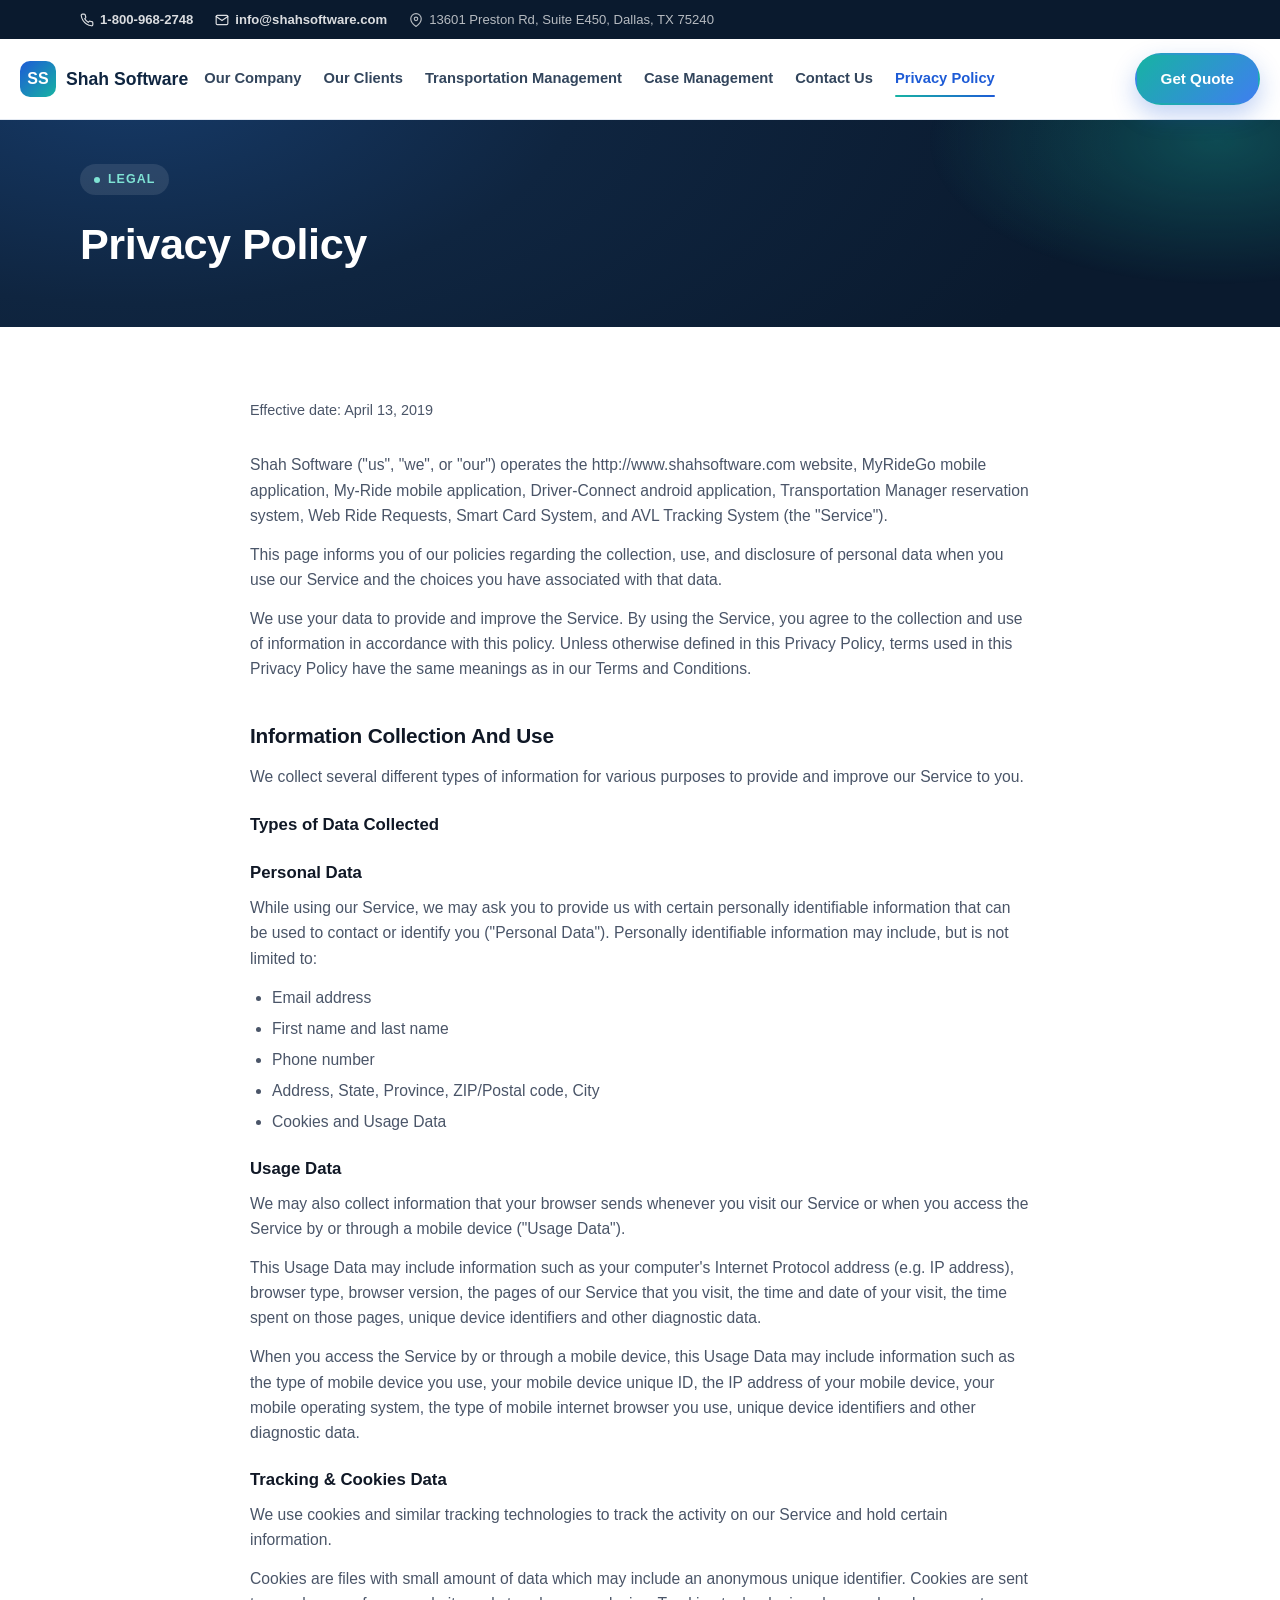
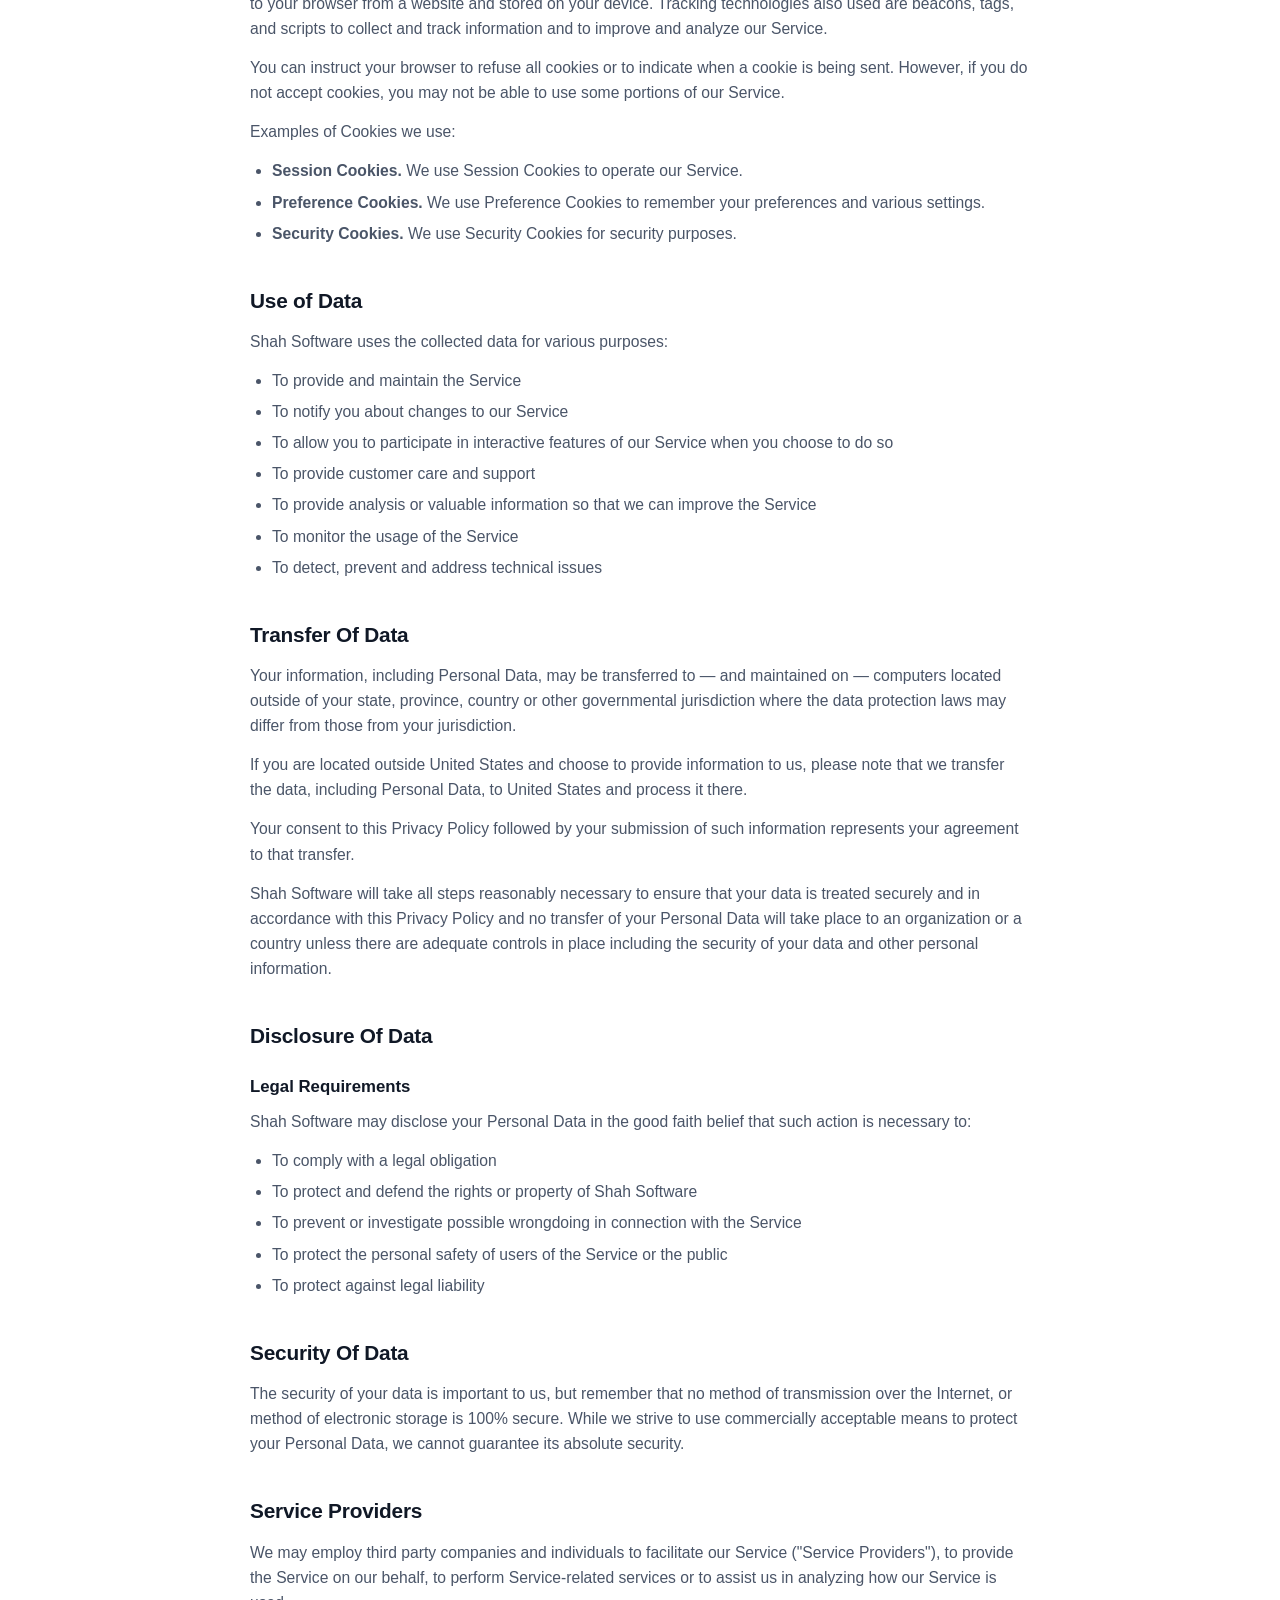
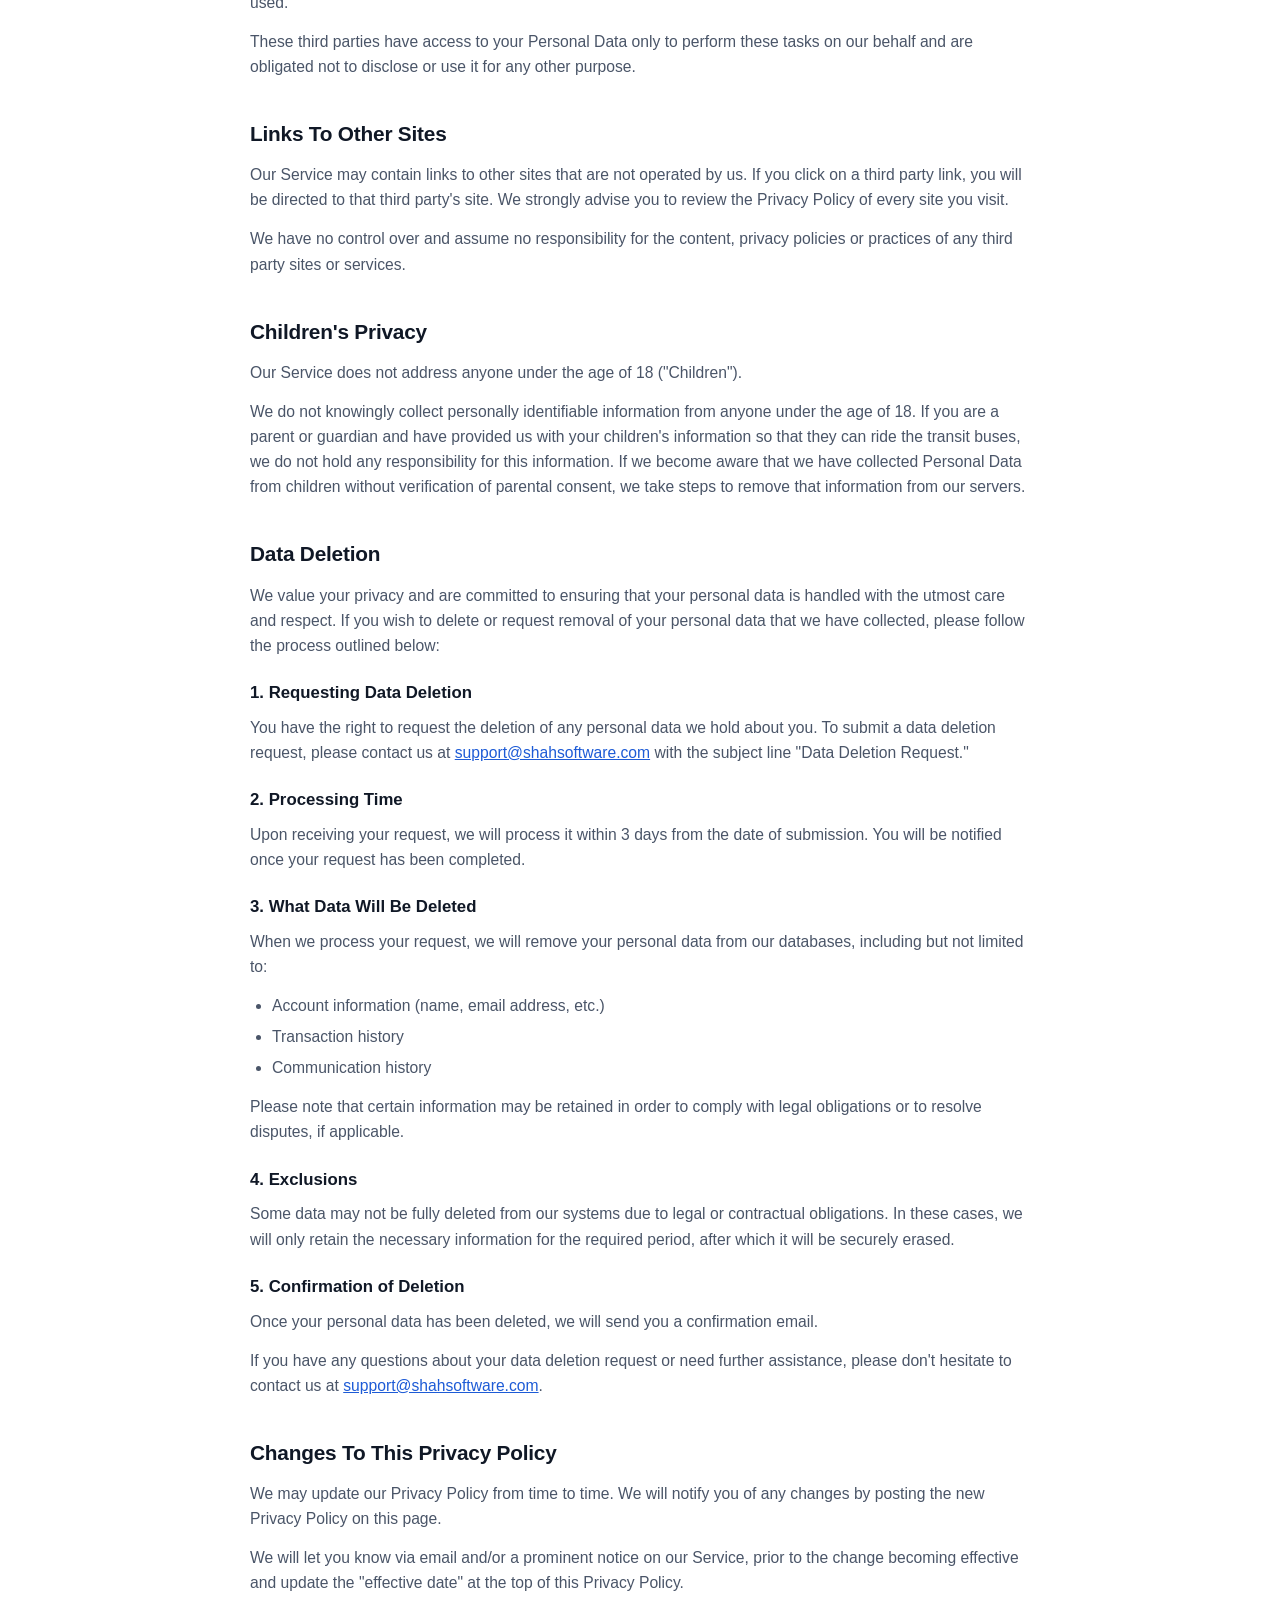
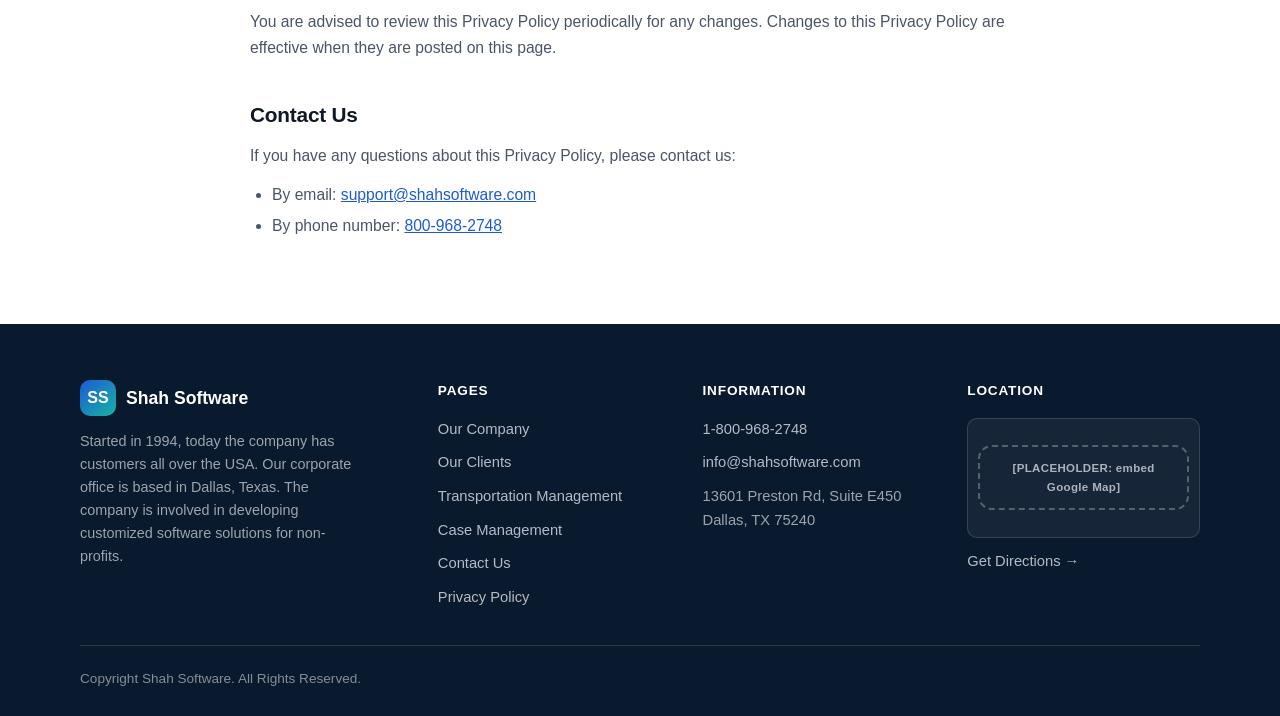
<file: privacy-policy.html>
<!DOCTYPE html>
<html lang="en">
<head>
<meta charset="UTF-8">
<meta name="viewport" content="width=device-width, initial-scale=1.0">
<title>Privacy Policy | Shah Software</title>
<meta name="description" content="Shah Software privacy policy — how we collect, use, and protect your data across our website and applications.">
<link rel="icon" type="image/svg+xml" href="data:image/svg+xml,%3Csvg xmlns='http://www.w3.org/2000/svg' viewBox='0 0 36 36'%3E%3Cdefs%3E%3ClinearGradient id='g' x1='0' y1='0' x2='1' y2='1'%3E%3Cstop offset='0' stop-color='%231d5bd6'/%3E%3Cstop offset='1' stop-color='%2317b3a3'/%3E%3C/linearGradient%3E%3C/defs%3E%3Crect width='36' height='36' rx='9' fill='url(%23g)'/%3E%3Ctext x='18' y='24' font-family='Arial,Helvetica,sans-serif' font-size='15' font-weight='800' fill='white' text-anchor='middle'%3ESS%3C/text%3E%3C/svg%3E">
<link rel="canonical" href="https://www.shahsoftware.com/privacy-policy.html">
<meta property="og:type" content="website">
<meta property="og:site_name" content="Shah Software">
<meta property="og:title" content="Privacy Policy | Shah Software">
<meta property="og:description" content="Shah Software privacy policy — how we collect, use, and protect your data across our website and applications.">
<meta property="og:url" content="https://www.shahsoftware.com/privacy-policy.html">
<meta property="og:image" content="https://www.shahsoftware.com/[PLACEHOLDER-social-share-image.jpg]">
<meta name="twitter:card" content="summary_large_image">
<meta name="twitter:title" content="Privacy Policy | Shah Software">
<meta name="twitter:description" content="Shah Software privacy policy — how we collect, use, and protect your data across our website and applications.">
<style>
/* ===========================================================
   Shah Software — shared stylesheet
   Plain HTML + CSS, no JS, no build step.
   =========================================================== */

:root{
  --navy:#0f2540;
  --navy-deep:#0a1a2e;
  --blue:#1d5bd6;
  --blue-light:#3f7ef0;
  --teal:#17b3a3;
  --gold:#e8a33d;
  --ink:#101826;
  --ink-soft:#4a5568;
  --paper:#ffffff;
  --paper-soft:#f4f7fb;
  --line:#e3e9f2;
  --radius-lg:20px;
  --radius-md:14px;
  --radius-sm:10px;
  --shadow:0 10px 30px rgba(15,37,64,0.10);
  --shadow-sm:0 4px 14px rgba(15,37,64,0.08);
  --maxw:1160px;
  --maxw-nav:1400px;
}

*,*::before,*::after{box-sizing:border-box;}
html{scroll-behavior:smooth;scrollbar-width:thin;scrollbar-color:var(--teal) var(--paper-soft);}
:target{scroll-margin-top:100px;}
body{
  margin:0;
  font-family:-apple-system,BlinkMacSystemFont,"Segoe UI",Roboto,"Helvetica Neue",Arial,sans-serif;
  color:var(--ink);
  background:var(--paper);
  line-height:1.6;
  -webkit-font-smoothing:antialiased;
}
img{max-width:100%;display:block;}
a{color:inherit;text-decoration:none;}
ul{list-style:none;margin:0;padding:0;}
h1,h2,h3,h4,p{margin:0;}
.wrap{max-width:var(--maxw);margin:0 auto;padding:0 20px;}
section{padding:72px 0;}

/* custom scrollbar (webkit) */
::-webkit-scrollbar{width:10px;height:10px;}
::-webkit-scrollbar-track{background:var(--paper-soft);}
::-webkit-scrollbar-thumb{background:linear-gradient(var(--teal),var(--blue));border-radius:999px;}
::-webkit-scrollbar-thumb:hover{background:linear-gradient(var(--blue),var(--teal));}
::selection{background:rgba(23,179,163,0.3);}

/* accessible, on-brand focus rings (kept for keyboard users; mouse clicks don't trigger it) */
a:focus-visible,button:focus-visible,input:focus-visible,textarea:focus-visible,.btn:focus-visible,label.burger:focus-visible{
  outline:none;box-shadow:0 0 0 3px rgba(29,91,214,0.35);border-radius:8px;
}

.eyebrow{
  display:inline-flex;
  align-items:center;
  gap:8px;
  font-size:.78rem;
  font-weight:700;
  letter-spacing:.08em;
  text-transform:uppercase;
  color:var(--blue);
  background:rgba(29,91,214,0.08);
  padding:6px 14px;
  border-radius:999px;
  margin-bottom:14px;
}
.eyebrow::before{
  content:"";width:6px;height:6px;border-radius:50%;background:var(--blue);flex-shrink:0;
  animation:pulseDot 2.2s ease-in-out infinite;
}
.eyebrow.on-dark{background:rgba(255,255,255,0.1);color:#7fe3d4;}
.eyebrow.on-dark::before{background:#7fe3d4;}
@keyframes pulseDot{0%,100%{opacity:1;transform:scale(1);}50%{opacity:.45;transform:scale(1.5);}}
@media (prefers-reduced-motion:reduce){.eyebrow::before{animation:none;}}

.section-head{max-width:640px;margin:0 auto 44px;text-align:center;}
.section-head.left{margin:0 0 36px;text-align:left;}
.section-head h2{font-size:clamp(1.7rem,4vw,2.35rem);letter-spacing:-0.01em;}
.section-head p{margin-top:12px;color:var(--ink-soft);font-size:1.05rem;}

/* ===== Buttons ===== */
.btn{
  display:inline-flex;
  align-items:center;
  justify-content:center;
  gap:8px;
  padding:14px 26px;
  border-radius:999px;
  font-weight:700;
  font-size:1rem;
  border:2px solid transparent;
  cursor:pointer;
  transition:transform .18s cubic-bezier(.34,1.56,.64,1), box-shadow .2s ease, background .2s ease, color .2s ease, border-color .2s ease;
}
.btn:active{transform:translateY(1px) scale(.97);}
.btn-primary{
  background:linear-gradient(135deg,var(--teal),var(--blue-light));
  color:#fff;
  box-shadow:0 10px 24px rgba(29,91,214,0.28);
}
.btn-primary:hover{box-shadow:0 16px 34px rgba(29,91,214,0.4);transform:translateY(-2px);}
.btn-ghost{background:transparent;border-color:rgba(255,255,255,0.5);color:#fff;}
.btn-ghost:hover{background:rgba(255,255,255,0.12);border-color:#fff;transform:translateY(-2px);}
.btn-outline{background:transparent;border-color:var(--line);color:var(--navy);}
.btn-outline:hover{border-color:var(--blue);color:var(--blue);transform:translateY(-2px);box-shadow:var(--shadow-sm);}
.btn-sm{padding:10px 20px;font-size:.9rem;}

/* ===== Top info bar ===== */
.topbar{
  background:var(--navy-deep);
  color:rgba(255,255,255,0.85);
  font-size:.82rem;
}
.topbar .wrap{
  display:flex;
  flex-wrap:wrap;
  gap:6px 22px;
  align-items:center;
  padding-top:9px;
  padding-bottom:9px;
}
.topbar a{display:inline-flex;align-items:center;gap:6px;font-weight:600;transition:color .18s ease;}
.topbar a:hover{color:#7fe3d4;}
.topbar svg{width:14px;height:14px;flex-shrink:0;}
.topbar .addr{display:inline-flex;align-items:center;gap:6px;color:rgba(255,255,255,0.7);}

/* ===== Header / nav ===== */
header{
  position:sticky;
  top:0;
  z-index:50;
  background:rgba(255,255,255,0.92);
  backdrop-filter:saturate(180%) blur(10px);
  border-bottom:1px solid var(--line);
}
.nav{
  display:flex;
  flex-wrap:wrap;
  align-items:center;
  justify-content:flex-start;
  gap:10px 16px;
  padding:14px 20px;
  max-width:var(--maxw-nav);
  margin:0 auto;
}
.logo{display:flex;align-items:center;gap:10px;font-weight:800;font-size:1.1rem;color:var(--navy);order:1;flex-shrink:0;}
.logo-mark{
  width:36px;height:36px;border-radius:10px;
  background:linear-gradient(135deg,var(--blue),var(--teal));
  display:flex;align-items:center;justify-content:center;
  color:#fff;font-weight:800;font-size:1rem;flex-shrink:0;
  transition:transform .3s ease;
}
.logo:hover .logo-mark{transform:rotate(-8deg) scale(1.06);}
.icon{width:18px;height:18px;flex-shrink:0;}

.nav-toggle{display:none;}
.burger{
  order:4;
  flex-shrink:0;
  display:flex;align-items:center;justify-content:center;
  width:40px;height:40px;border-radius:10px;
  border:1px solid var(--line);background:#fff;cursor:pointer;
  transition:border-color .18s ease, background .18s ease;
}
.burger:hover{border-color:var(--blue);background:var(--paper-soft);}
.nav-links{
  order:5;
  flex-basis:100%;
  max-height:0;
  overflow:hidden;
  transition:max-height .3s ease;
  display:flex;flex-direction:column;
  width:100%;
  font-weight:600;font-size:.98rem;color:var(--navy);
}
.nav-toggle:checked ~ .nav-links{max-height:520px;margin-top:14px;}
.nav-links li{border-top:1px solid var(--line);}
.nav-links a{display:block;padding:13px 4px;opacity:.85;position:relative;transition:opacity .18s ease,color .18s ease;}
.nav-links a:hover,.nav-links a.active{opacity:1;color:var(--blue);}
.nav-cta{
  order:3;
  flex-shrink:0;
  display:inline-flex;
  padding:10px 18px;
  font-size:.88rem;
  margin-left:auto;
}

@media(min-width:1240px){
  .burger,.nav-toggle{display:none;}
  .nav-links{
    order:2;flex-basis:auto;max-height:none;overflow:visible;
    flex-direction:row;width:auto;gap:22px;font-size:.92rem;
  }
  .nav-links li{border-top:none;}
  .nav-links a{padding:4px 0;}
  .nav-links a::after{
    content:"";position:absolute;left:0;right:100%;bottom:-2px;height:2px;border-radius:2px;
    background:linear-gradient(90deg,var(--teal),var(--blue));
    transition:right .25s ease;
  }
  .nav-links a:hover::after,.nav-links a.active::after{right:0;}
  .nav-cta{order:3;padding:12px 24px;font-size:.95rem;}
}

/* ===== Hero (home, large) ===== */
.hero{
  position:relative;
  background:radial-gradient(1200px 600px at 15% -10%, #163a68 0%, var(--navy) 45%, var(--navy-deep) 100%);
  color:#fff;
  overflow:hidden;
  padding:76px 0 90px;
}
.hero::before{
  content:"";position:absolute;inset:0;
  background:radial-gradient(460px 320px at 8% 85%, rgba(63,126,240,0.28), transparent 65%);
  pointer-events:none;
  animation:auroraDriftAlt 18s ease-in-out infinite;
}
.hero::after{
  content:"";position:absolute;inset:0;
  background:
    radial-gradient(500px 260px at 92% 12%, rgba(23,179,163,0.35), transparent 60%),
    radial-gradient(420px 300px at 100% 95%, rgba(232,163,61,0.18), transparent 60%);
  pointer-events:none;
  animation:auroraDrift 14s ease-in-out infinite;
}
@keyframes auroraDrift{
  0%,100%{transform:translate(0,0) scale(1);}
  50%{transform:translate(-26px,18px) scale(1.07);}
}
@keyframes auroraDriftAlt{
  0%,100%{transform:translate(0,0) scale(1);}
  50%{transform:translate(20px,-16px) scale(1.05);}
}
@media (prefers-reduced-motion:reduce){.hero::before,.hero::after{animation:none;}}
.hero-grid{position:relative;display:grid;gap:44px;align-items:center;}
@media(min-width:960px){.hero-grid{grid-template-columns:1.05fr .95fr;gap:56px;}}
@keyframes fadeSlideUp{from{opacity:0;transform:translateY(18px);}to{opacity:1;transform:translateY(0);}}
.hero-grid > *{animation:fadeSlideUp .7s cubic-bezier(.16,1,.3,1) both;}
.hero-grid > *:nth-child(2){animation-delay:.12s;}
@media (prefers-reduced-motion:reduce){.hero-grid > *{animation:none;}}
.hero-badge{
  display:inline-flex;align-items:center;gap:8px;
  background:rgba(255,255,255,0.1);border:1px solid rgba(255,255,255,0.16);
  padding:7px 14px;border-radius:999px;font-size:.82rem;font-weight:600;margin-bottom:20px;
}
.hero h1{font-size:clamp(2.1rem,5.4vw,3.4rem);line-height:1.12;letter-spacing:-0.02em;font-weight:800;}
.hero h1 span{
  background:linear-gradient(135deg,#5fe0cf,#7fb2ff);
  -webkit-background-clip:text;background-clip:text;color:transparent;
}
.hero p.lead{margin-top:18px;font-size:1.12rem;color:rgba(255,255,255,0.82);max-width:52ch;}
.hero-actions{display:flex;flex-wrap:wrap;gap:14px;margin-top:32px;}
.hero-trust{display:flex;flex-wrap:wrap;gap:22px;margin-top:40px;padding-top:28px;border-top:1px solid rgba(255,255,255,0.14);}
.hero-trust div{font-size:.85rem;color:rgba(255,255,255,0.7);transition:transform .2s ease;cursor:default;}
.hero-trust div:hover{transform:translateY(-3px);}
.hero-trust strong{display:block;font-size:1.35rem;color:#fff;font-weight:800;transition:color .2s ease;}
.hero-trust div:hover strong{color:#7fe3d4;}
.hero-media{
  position:relative;border-radius:var(--radius-lg);overflow:hidden;
  background:linear-gradient(160deg,#1c3f6e,#0d2542);
  border:1px solid rgba(255,255,255,0.14);min-height:320px;
  display:flex;align-items:center;justify-content:center;
  box-shadow:0 30px 60px rgba(0,0,0,0.35);
  transition:transform .4s cubic-bezier(.16,1,.3,1);
}
.hero-media:hover{transform:translateY(-4px);}
.placeholder-tag{
  color:rgba(255,255,255,0.65);font-size:.85rem;font-weight:700;letter-spacing:.03em;
  text-align:center;padding:20px;border:2px dashed rgba(255,255,255,0.28);
  border-radius:var(--radius-md);margin:20px;
}

/* ===== Page hero (inner pages, compact) ===== */
.page-hero{
  position:relative;
  background:radial-gradient(1000px 500px at 10% -20%, #163a68 0%, var(--navy) 45%, var(--navy-deep) 100%);
  color:#fff;padding:56px 0 64px;overflow:hidden;
}
.page-hero::after{
  content:"";position:absolute;inset:0;
  background:radial-gradient(480px 240px at 95% 10%, rgba(23,179,163,0.32), transparent 60%);
  pointer-events:none;
  animation:auroraDrift 16s ease-in-out infinite;
}
@media (prefers-reduced-motion:reduce){.page-hero::after{animation:none;}}
.page-hero .wrap{position:relative;}
.page-hero .wrap > *{animation:fadeSlideUp .6s cubic-bezier(.16,1,.3,1) both;}
@media (prefers-reduced-motion:reduce){.page-hero .wrap > *{animation:none;}}
.page-hero h1{font-size:clamp(1.9rem,4.6vw,2.7rem);letter-spacing:-0.01em;font-weight:800;}
.page-hero p{margin-top:14px;color:rgba(255,255,255,0.8);font-size:1.05rem;max-width:60ch;}
.page-hero-media{
  margin-top:32px;border-radius:var(--radius-lg);overflow:hidden;
  background:linear-gradient(160deg,#1c3f6e,#0d2542);
  border:1px solid rgba(255,255,255,0.14);min-height:200px;
  display:flex;align-items:center;justify-content:center;
  box-shadow:0 20px 40px rgba(0,0,0,0.3);
}

/* ===== Logos / trusted strip ===== */
.strip{background:var(--paper-soft);border-bottom:1px solid var(--line);padding:26px 0;}
.strip .wrap{display:flex;flex-wrap:wrap;gap:14px 34px;align-items:center;justify-content:center;color:var(--ink-soft);font-size:.85rem;font-weight:600;text-align:center;}

/* ===== Grids / cards ===== */
.grid-3{display:grid;gap:22px;grid-template-columns:1fr;}
@media(min-width:680px){.grid-3{grid-template-columns:repeat(2,1fr);}}
@media(min-width:980px){.grid-3{grid-template-columns:repeat(3,1fr);}}
.grid-2{display:grid;gap:22px;grid-template-columns:1fr;}
@media(min-width:680px){.grid-2{grid-template-columns:repeat(2,1fr);}}

.card{
  background:#fff;border:1px solid var(--line);border-radius:var(--radius-md);
  padding:28px 24px;box-shadow:var(--shadow-sm);
  transition:transform .3s cubic-bezier(.16,1,.3,1), box-shadow .3s ease, border-color .3s ease;
}
.card:hover{transform:translateY(-6px);box-shadow:0 18px 40px rgba(29,91,214,0.16);border-color:rgba(23,179,163,0.45);}
.card-icon{
  width:48px;height:48px;border-radius:12px;
  display:flex;align-items:center;justify-content:center;
  background:linear-gradient(135deg,rgba(29,91,214,0.12),rgba(23,179,163,0.14));
  color:var(--blue);margin-bottom:18px;
  transition:transform .3s cubic-bezier(.34,1.56,.64,1);
}
.card:hover .card-icon,.why-item:hover .card-icon{transform:scale(1.1) rotate(-4deg);}
.card h3{font-size:1.15rem;margin-bottom:8px;letter-spacing:-0.01em;}
.card p{color:var(--ink-soft);font-size:.97rem;}
.card .card-media{
  margin:-28px -24px 20px;border-radius:var(--radius-md) var(--radius-md) 0 0;
  overflow:hidden;aspect-ratio:16/10;
  background:linear-gradient(160deg,#eaf1fc,#f7fbfa);
  display:flex;align-items:center;justify-content:center;
}
.card .card-media .placeholder-tag{color:var(--ink-soft);border-color:#c7d6ec;font-size:.75rem;margin:14px;}
.card a.card-link{display:inline-flex;align-items:center;gap:6px;margin-top:14px;font-weight:700;color:var(--blue);font-size:.92rem;transition:color .18s ease,transform .18s ease;}
.card a.card-link:hover{color:var(--teal);transform:translateX(4px);}

/* ===== Why choose us ===== */
.why{background:var(--paper-soft);}
.why-grid{display:grid;gap:36px;align-items:center;}
@media(min-width:940px){.why-grid{grid-template-columns:.9fr 1.1fr;}}
.why-media{
  border-radius:var(--radius-lg);background:linear-gradient(160deg,#eaf1fc,#f7fbfa);
  border:1px solid var(--line);min-height:280px;display:flex;align-items:center;justify-content:center;
}
.why-media .placeholder-tag{color:var(--ink-soft);border-color:#c7d6ec;}
.why-list{display:grid;gap:20px;}
.why-item{
  display:flex;gap:16px;align-items:flex-start;background:#fff;border:1px solid var(--line);
  border-radius:var(--radius-md);padding:18px 20px;box-shadow:var(--shadow-sm);
  transition:transform .3s cubic-bezier(.16,1,.3,1), box-shadow .3s ease, border-color .3s ease;
}
.why-item:hover{transform:translateX(6px);box-shadow:0 14px 30px rgba(29,91,214,0.14);border-color:rgba(23,179,163,0.4);}
.why-item .num{
  flex-shrink:0;width:38px;height:38px;border-radius:10px;background:var(--navy);color:#fff;
  font-weight:800;display:flex;align-items:center;justify-content:center;font-size:.95rem;
  transition:background .3s ease,transform .3s cubic-bezier(.34,1.56,.64,1);
}
.why-item:hover .num{background:linear-gradient(135deg,var(--teal),var(--blue));transform:scale(1.08);}
.why-item h3{font-size:1.05rem;margin-bottom:4px;}
.why-item p{color:var(--ink-soft);font-size:.95rem;}

/* ===== Reviews / testimonials ===== */
.reviews-grid{display:grid;gap:22px;grid-template-columns:1fr;}
@media(min-width:760px){.reviews-grid{grid-template-columns:repeat(3,1fr);}}
.review-card{
  background:#fff;border:1px solid var(--line);border-radius:var(--radius-md);
  padding:26px 24px;box-shadow:var(--shadow-sm);display:flex;flex-direction:column;gap:14px;
  transition:transform .3s cubic-bezier(.16,1,.3,1), box-shadow .3s ease, border-color .3s ease;
}
.review-card:hover{transform:translateY(-6px);box-shadow:0 18px 40px rgba(232,163,61,0.18);border-color:rgba(232,163,61,0.5);}
.stars{color:var(--gold);font-size:1.05rem;letter-spacing:2px;}
.review-card p.quote{color:var(--ink-soft);font-size:.94rem;flex-grow:1;}
.reviewer{display:flex;align-items:center;gap:12px;}
.avatar{
  width:42px;height:42px;border-radius:50%;
  background:linear-gradient(135deg,var(--blue-light),var(--teal));
  color:#fff;display:flex;align-items:center;justify-content:center;font-weight:700;font-size:.85rem;flex-shrink:0;
}
.reviewer .name{font-weight:700;font-size:.92rem;}
.reviewer .role{color:var(--ink-soft);font-size:.8rem;}

.testimonial-full{
  display:grid;gap:24px;
}
.testimonial-full .review-card{padding:30px;}
.testimonial-full p.quote{font-size:1rem;color:var(--ink-soft);}
.rating-summary{
  display:flex;align-items:center;gap:14px;flex-wrap:wrap;
  background:#fff;border:1px solid var(--line);border-radius:var(--radius-md);
  padding:18px 22px;box-shadow:var(--shadow-sm);margin-bottom:36px;
}
.rating-summary .stars{font-size:1.3rem;}
.rating-summary strong{font-size:1.1rem;}
.rating-summary span{color:var(--ink-soft);font-size:.92rem;}

/* ===== Feature grid (Transportation / Case Management) ===== */
.feature-grid{display:grid;gap:24px;grid-template-columns:1fr;}
@media(min-width:680px){.feature-grid{grid-template-columns:repeat(2,1fr);}}
@media(min-width:980px){.feature-grid.cols-3{grid-template-columns:repeat(3,1fr);}}
.feature-card{display:flex;gap:16px;align-items:flex-start;padding:6px 0;transition:transform .25s ease;}
.feature-card:hover{transform:translateX(4px);}
.feature-card .card-icon{margin-bottom:0;}
.feature-card h3{font-size:1.03rem;margin-bottom:6px;}
.feature-card p{color:var(--ink-soft);font-size:.93rem;}

.intro-copy{max-width:760px;margin:0 auto 48px;text-align:center;color:var(--ink-soft);font-size:1.05rem;}

/* ===== Spotlight / article banner ===== */
.spotlight{background:var(--paper-soft);}
.spotlight-grid{display:grid;gap:32px;align-items:center;}
@media(min-width:860px){.spotlight-grid{grid-template-columns:1.1fr .9fr;}}
.spotlight-tag{
  display:inline-block;background:var(--gold);color:#fff;font-weight:800;font-size:.78rem;
  letter-spacing:.05em;text-transform:uppercase;padding:7px 14px;border-radius:6px;margin-bottom:16px;
}
.spotlight h3{font-size:clamp(1.4rem,3vw,1.9rem);letter-spacing:-0.01em;margin-bottom:14px;}
.spotlight p{color:var(--ink-soft);}
.spotlight-media{
  border-radius:var(--radius-lg);overflow:hidden;background:linear-gradient(160deg,#e4ecf9,#eef6f4);
  border:1px solid var(--line);min-height:220px;display:flex;align-items:center;justify-content:center;
  transition:transform .4s cubic-bezier(.16,1,.3,1);
}
.spotlight-media:hover{transform:translateY(-4px);}
.spotlight-media .placeholder-tag{color:var(--ink-soft);border-color:#c7d6ec;}

/* ===== Contact ===== */
.contact-hero-strip{background:linear-gradient(160deg,var(--navy-deep),var(--navy));color:#fff;}
.contact-grid{display:grid;gap:22px;grid-template-columns:1fr;}
@media(min-width:760px){.contact-grid{grid-template-columns:repeat(2,1fr);}}
@media(min-width:1040px){.contact-grid{grid-template-columns:repeat(4,1fr);}}
.contact-card{
  background:rgba(255,255,255,0.06);border:1px solid rgba(255,255,255,0.14);
  border-radius:var(--radius-md);padding:26px 22px;text-align:left;
  transition:transform .3s cubic-bezier(.16,1,.3,1), background .3s ease, border-color .3s ease;
}
.contact-card:hover{transform:translateY(-6px);background:rgba(255,255,255,0.1);border-color:rgba(127,227,212,0.5);}
.contact-card .card-icon{background:rgba(255,255,255,0.1);color:#7fe3d4;}
.contact-card h3{font-size:1.02rem;margin-bottom:8px;}
.contact-card p{color:rgba(255,255,255,0.72);font-size:.92rem;}
.contact-card a.link{display:inline-flex;align-items:center;gap:6px;margin-top:12px;font-weight:700;color:#7fe3d4;font-size:.92rem;transition:color .18s ease,transform .18s ease;}
.contact-card a.link:hover{color:#fff;transform:translateX(4px);}
.call-banner{
  margin-top:44px;display:flex;flex-wrap:wrap;gap:20px;align-items:center;justify-content:space-between;
  background:linear-gradient(135deg,rgba(23,179,163,0.16),rgba(29,91,214,0.16));
  border:1px solid rgba(255,255,255,0.16);border-radius:var(--radius-lg);padding:28px 30px;
  transition:transform .3s ease,box-shadow .3s ease;
}
.call-banner:hover{transform:translateY(-3px);box-shadow:0 20px 44px rgba(29,91,214,0.14);}
.call-banner h3{font-size:1.25rem;margin-bottom:6px;}
.call-banner p{color:rgba(255,255,255,0.72);font-size:.95rem;}

/* ===== Contact page: info + form ===== */
.contact-layout{display:grid;gap:44px;grid-template-columns:1fr;}
@media(min-width:900px){.contact-layout{grid-template-columns:.85fr 1.15fr;}}
.info-block h2{font-size:1.4rem;margin-bottom:20px;}
.info-list{display:grid;gap:18px;}
.info-list li{display:flex;gap:14px;align-items:flex-start;}
.info-list .card-icon{background:rgba(29,91,214,0.1);}
.info-list strong{display:block;font-size:.98rem;}
.info-list a,.info-list span.value{color:var(--ink-soft);font-size:.95rem;}
.info-list a{transition:color .18s ease;}
.info-list a:hover{color:var(--blue);}
.hours-note{margin-top:22px;padding:16px 18px;background:var(--paper-soft);border:1px dashed var(--line);border-radius:var(--radius-sm);color:var(--ink-soft);font-size:.88rem;}

.form-card{background:#fff;border:1px solid var(--line);border-radius:var(--radius-lg);padding:32px;box-shadow:var(--shadow-sm);}
.form-card h2{font-size:1.4rem;margin-bottom:6px;}
.form-card > p{color:var(--ink-soft);font-size:.94rem;margin-bottom:24px;}
.form-row{display:grid;gap:16px;grid-template-columns:1fr;margin-bottom:16px;}
@media(min-width:560px){.form-row.two{grid-template-columns:1fr 1fr;}}
label{display:block;font-size:.85rem;font-weight:700;color:var(--navy);margin-bottom:6px;}
input[type=text],input[type=email],input[type=tel],textarea{
  width:100%;padding:12px 14px;border:1px solid var(--line);border-radius:var(--radius-sm);
  font:inherit;color:var(--ink);background:var(--paper-soft);
  transition:border-color .18s ease, background .18s ease, box-shadow .18s ease;
}
input:focus,textarea:focus{outline:none;border-color:var(--blue-light);background:#fff;box-shadow:0 0 0 3px rgba(29,91,214,0.14);}
textarea{resize:vertical;min-height:110px;}
.checkbox-group{display:grid;gap:10px;grid-template-columns:1fr;margin-top:6px;}
@media(min-width:560px){.checkbox-group{grid-template-columns:1fr 1fr;}}
.checkbox-group label{
  display:flex;align-items:center;gap:8px;font-weight:600;font-size:.9rem;color:var(--ink);margin-bottom:0;
}
.checkbox-group input{width:16px;height:16px;accent-color:var(--blue);}
.form-note{margin-top:18px;font-size:.82rem;color:var(--ink-soft);background:var(--paper-soft);border:1px dashed var(--line);border-radius:var(--radius-sm);padding:12px 14px;}

.map-embed{
  border-radius:var(--radius-lg);overflow:hidden;border:1px solid var(--line);
  background:var(--paper-soft);min-height:280px;display:flex;align-items:center;justify-content:center;
  margin-top:56px;
}
.map-embed .placeholder-tag{color:var(--ink-soft);border-color:#c7d6ec;}

/* ===== Prose (privacy policy) ===== */
.prose{max-width:820px;margin:0 auto;}
.prose h2{font-size:1.3rem;margin:38px 0 12px;letter-spacing:-0.01em;}
.prose h2:first-child{margin-top:0;}
.prose h3{font-size:1.05rem;margin:22px 0 8px;}
.prose p{color:var(--ink-soft);margin-bottom:14px;font-size:.98rem;}
.prose ul{list-style:disc;padding-left:22px;margin-bottom:14px;}
.prose li{color:var(--ink-soft);font-size:.98rem;margin-bottom:6px;}
.prose .meta{color:var(--ink-soft);font-size:.9rem;margin-bottom:30px;}
.prose a{color:var(--blue);text-decoration:underline;}

/* ===== Footer ===== */
footer{background:var(--navy-deep);color:rgba(255,255,255,0.7);padding:56px 0 26px;font-size:.92rem;}
.footer-grid{display:grid;gap:32px;grid-template-columns:1fr;padding-bottom:36px;border-bottom:1px solid rgba(255,255,255,0.12);}
@media(min-width:760px){.footer-grid{grid-template-columns:1.4fr 1fr 1fr 1fr;}}
.footer-brand .logo{color:#fff;margin-bottom:14px;}
.footer-brand p{color:rgba(255,255,255,0.6);font-size:.9rem;max-width:36ch;}
.footer-col h4{color:#fff;font-size:.85rem;text-transform:uppercase;letter-spacing:.06em;margin-bottom:16px;}
.footer-col ul{display:grid;gap:10px;}
.footer-col a{transition:color .18s ease, transform .18s ease;display:inline-block;}
.footer-col a:hover{color:#fff;transform:translateX(3px);}
.footer-col li.plain{color:rgba(255,255,255,0.6);}
.footer-map{
  border-radius:var(--radius-sm);overflow:hidden;border:1px solid rgba(255,255,255,0.14);
  min-height:120px;background:rgba(255,255,255,0.05);display:flex;align-items:center;justify-content:center;
}
.footer-map .placeholder-tag{margin:10px;padding:12px;font-size:.72rem;}
.footer-bottom{display:flex;flex-wrap:wrap;gap:12px;align-items:center;justify-content:space-between;padding-top:22px;font-size:.85rem;color:rgba(255,255,255,0.5);}

</style>
</head>
<body>

<div class="topbar">
  <div class="wrap">
    <a href="tel:+18009682748">
      <svg viewBox="0 0 24 24" fill="none" stroke="currentColor" stroke-width="2" stroke-linecap="round" stroke-linejoin="round"><path d="M22 16.92v3a2 2 0 0 1-2.18 2 19.79 19.79 0 0 1-8.63-3.07 19.5 19.5 0 0 1-6-6 19.79 19.79 0 0 1-3.07-8.67A2 2 0 0 1 4.11 2h3a2 2 0 0 1 2 1.72c.127.96.361 1.903.7 2.81a2 2 0 0 1-.45 2.11L8.09 9.91a16 16 0 0 0 6 6l1.27-1.27a2 2 0 0 1 2.11-.45c.907.339 1.85.573 2.81.7A2 2 0 0 1 22 16.92z"/></svg>
      1-800-968-2748
    </a>
    <a href="mailto:info@shahsoftware.com">
      <svg viewBox="0 0 24 24" fill="none" stroke="currentColor" stroke-width="2" stroke-linecap="round" stroke-linejoin="round"><path d="M4 4h16c1.1 0 2 .9 2 2v12c0 1.1-.9 2-2 2H4c-1.1 0-2-.9-2-2V6c0-1.1.9-2 2-2z"/><polyline points="22,6 12,13 2,6"/></svg>
      info@shahsoftware.com
    </a>
    <span class="addr">
      <svg viewBox="0 0 24 24" fill="none" stroke="currentColor" stroke-width="2" stroke-linecap="round" stroke-linejoin="round"><path d="M21 10c0 7-9 13-9 13s-9-6-9-13a9 9 0 0 1 18 0z"/><circle cx="12" cy="10" r="3"/></svg>
      13601 Preston Rd, Suite E450, Dallas, TX 75240
    </span>
  </div>
</div>

<header>
  <nav class="nav">
    <a href="index.html" class="logo">
      <span class="logo-mark">SS</span>
      Shah Software
    </a>

    <input type="checkbox" id="nav-toggle" class="nav-toggle">

    <ul class="nav-links">
      <li><a href="our-company.html">Our Company</a></li>
      <li><a href="our-clients.html">Our Clients</a></li>
      <li><a href="transportation-management.html">Transportation Management</a></li>
      <li><a href="case-management.html">Case Management</a></li>
      <li><a href="contact.html">Contact Us</a></li>
      <li><a href="privacy-policy.html" class="active">Privacy Policy</a></li>
    </ul>

    <a href="contact.html" class="btn btn-primary nav-cta">Get Quote</a>

    <label for="nav-toggle" class="burger" aria-label="Menu">
      <svg class="icon" viewBox="0 0 24 24" fill="none" stroke="currentColor" stroke-width="2" stroke-linecap="round"><line x1="3" y1="6" x2="21" y2="6"/><line x1="3" y1="12" x2="21" y2="12"/><line x1="3" y1="18" x2="21" y2="18"/></svg>
    </label>
  </nav>
</header>

<main>

  <section class="page-hero" style="padding:44px 0 48px;">
    <div class="wrap">
      <span class="eyebrow on-dark">Legal</span>
      <h1>Privacy Policy</h1>
    </div>
  </section>

  <section>
    <div class="wrap prose">
      <p class="meta">Effective date: April 13, 2019</p>

      <p>Shah Software ("us", "we", or "our") operates the http://www.shahsoftware.com website, MyRideGo mobile application, My-Ride mobile application, Driver-Connect android application, Transportation Manager reservation system, Web Ride Requests, Smart Card System, and AVL Tracking System (the "Service").</p>

      <p>This page informs you of our policies regarding the collection, use, and disclosure of personal data when you use our Service and the choices you have associated with that data.</p>

      <p>We use your data to provide and improve the Service. By using the Service, you agree to the collection and use of information in accordance with this policy. Unless otherwise defined in this Privacy Policy, terms used in this Privacy Policy have the same meanings as in our Terms and Conditions.</p>

      <h2>Information Collection And Use</h2>
      <p>We collect several different types of information for various purposes to provide and improve our Service to you.</p>

      <h3>Types of Data Collected</h3>
      <h3>Personal Data</h3>
      <p>While using our Service, we may ask you to provide us with certain personally identifiable information that can be used to contact or identify you ("Personal Data"). Personally identifiable information may include, but is not limited to:</p>
      <ul>
        <li>Email address</li>
        <li>First name and last name</li>
        <li>Phone number</li>
        <li>Address, State, Province, ZIP/Postal code, City</li>
        <li>Cookies and Usage Data</li>
      </ul>

      <h3>Usage Data</h3>
      <p>We may also collect information that your browser sends whenever you visit our Service or when you access the Service by or through a mobile device ("Usage Data").</p>
      <p>This Usage Data may include information such as your computer's Internet Protocol address (e.g. IP address), browser type, browser version, the pages of our Service that you visit, the time and date of your visit, the time spent on those pages, unique device identifiers and other diagnostic data.</p>
      <p>When you access the Service by or through a mobile device, this Usage Data may include information such as the type of mobile device you use, your mobile device unique ID, the IP address of your mobile device, your mobile operating system, the type of mobile internet browser you use, unique device identifiers and other diagnostic data.</p>

      <h3>Tracking &amp; Cookies Data</h3>
      <p>We use cookies and similar tracking technologies to track the activity on our Service and hold certain information.</p>
      <p>Cookies are files with small amount of data which may include an anonymous unique identifier. Cookies are sent to your browser from a website and stored on your device. Tracking technologies also used are beacons, tags, and scripts to collect and track information and to improve and analyze our Service.</p>
      <p>You can instruct your browser to refuse all cookies or to indicate when a cookie is being sent. However, if you do not accept cookies, you may not be able to use some portions of our Service.</p>
      <p>Examples of Cookies we use:</p>
      <ul>
        <li><strong>Session Cookies.</strong> We use Session Cookies to operate our Service.</li>
        <li><strong>Preference Cookies.</strong> We use Preference Cookies to remember your preferences and various settings.</li>
        <li><strong>Security Cookies.</strong> We use Security Cookies for security purposes.</li>
      </ul>

      <h2>Use of Data</h2>
      <p>Shah Software uses the collected data for various purposes:</p>
      <ul>
        <li>To provide and maintain the Service</li>
        <li>To notify you about changes to our Service</li>
        <li>To allow you to participate in interactive features of our Service when you choose to do so</li>
        <li>To provide customer care and support</li>
        <li>To provide analysis or valuable information so that we can improve the Service</li>
        <li>To monitor the usage of the Service</li>
        <li>To detect, prevent and address technical issues</li>
      </ul>

      <h2>Transfer Of Data</h2>
      <p>Your information, including Personal Data, may be transferred to — and maintained on — computers located outside of your state, province, country or other governmental jurisdiction where the data protection laws may differ from those from your jurisdiction.</p>
      <p>If you are located outside United States and choose to provide information to us, please note that we transfer the data, including Personal Data, to United States and process it there.</p>
      <p>Your consent to this Privacy Policy followed by your submission of such information represents your agreement to that transfer.</p>
      <p>Shah Software will take all steps reasonably necessary to ensure that your data is treated securely and in accordance with this Privacy Policy and no transfer of your Personal Data will take place to an organization or a country unless there are adequate controls in place including the security of your data and other personal information.</p>

      <h2>Disclosure Of Data</h2>
      <h3>Legal Requirements</h3>
      <p>Shah Software may disclose your Personal Data in the good faith belief that such action is necessary to:</p>
      <ul>
        <li>To comply with a legal obligation</li>
        <li>To protect and defend the rights or property of Shah Software</li>
        <li>To prevent or investigate possible wrongdoing in connection with the Service</li>
        <li>To protect the personal safety of users of the Service or the public</li>
        <li>To protect against legal liability</li>
      </ul>

      <h2>Security Of Data</h2>
      <p>The security of your data is important to us, but remember that no method of transmission over the Internet, or method of electronic storage is 100% secure. While we strive to use commercially acceptable means to protect your Personal Data, we cannot guarantee its absolute security.</p>

      <h2>Service Providers</h2>
      <p>We may employ third party companies and individuals to facilitate our Service ("Service Providers"), to provide the Service on our behalf, to perform Service-related services or to assist us in analyzing how our Service is used.</p>
      <p>These third parties have access to your Personal Data only to perform these tasks on our behalf and are obligated not to disclose or use it for any other purpose.</p>

      <h2>Links To Other Sites</h2>
      <p>Our Service may contain links to other sites that are not operated by us. If you click on a third party link, you will be directed to that third party's site. We strongly advise you to review the Privacy Policy of every site you visit.</p>
      <p>We have no control over and assume no responsibility for the content, privacy policies or practices of any third party sites or services.</p>

      <h2>Children's Privacy</h2>
      <p>Our Service does not address anyone under the age of 18 ("Children").</p>
      <p>We do not knowingly collect personally identifiable information from anyone under the age of 18. If you are a parent or guardian and have provided us with your children's information so that they can ride the transit buses, we do not hold any responsibility for this information. If we become aware that we have collected Personal Data from children without verification of parental consent, we take steps to remove that information from our servers.</p>

      <h2>Data Deletion</h2>
      <p>We value your privacy and are committed to ensuring that your personal data is handled with the utmost care and respect. If you wish to delete or request removal of your personal data that we have collected, please follow the process outlined below:</p>

      <h3>1. Requesting Data Deletion</h3>
      <p>You have the right to request the deletion of any personal data we hold about you. To submit a data deletion request, please contact us at <a href="mailto:support@shahsoftware.com">support@shahsoftware.com</a> with the subject line "Data Deletion Request."</p>

      <h3>2. Processing Time</h3>
      <p>Upon receiving your request, we will process it within 3 days from the date of submission. You will be notified once your request has been completed.</p>

      <h3>3. What Data Will Be Deleted</h3>
      <p>When we process your request, we will remove your personal data from our databases, including but not limited to:</p>
      <ul>
        <li>Account information (name, email address, etc.)</li>
        <li>Transaction history</li>
        <li>Communication history</li>
      </ul>
      <p>Please note that certain information may be retained in order to comply with legal obligations or to resolve disputes, if applicable.</p>

      <h3>4. Exclusions</h3>
      <p>Some data may not be fully deleted from our systems due to legal or contractual obligations. In these cases, we will only retain the necessary information for the required period, after which it will be securely erased.</p>

      <h3>5. Confirmation of Deletion</h3>
      <p>Once your personal data has been deleted, we will send you a confirmation email.</p>
      <p>If you have any questions about your data deletion request or need further assistance, please don't hesitate to contact us at <a href="mailto:support@shahsoftware.com">support@shahsoftware.com</a>.</p>

      <h2>Changes To This Privacy Policy</h2>
      <p>We may update our Privacy Policy from time to time. We will notify you of any changes by posting the new Privacy Policy on this page.</p>
      <p>We will let you know via email and/or a prominent notice on our Service, prior to the change becoming effective and update the "effective date" at the top of this Privacy Policy.</p>
      <p>You are advised to review this Privacy Policy periodically for any changes. Changes to this Privacy Policy are effective when they are posted on this page.</p>

      <h2>Contact Us</h2>
      <p>If you have any questions about this Privacy Policy, please contact us:</p>
      <ul>
        <li>By email: <a href="mailto:support@shahsoftware.com">support@shahsoftware.com</a></li>
        <li>By phone number: <a href="tel:+18009682748">800-968-2748</a></li>
      </ul>
    </div>
  </section>

</main>

<footer>
  <div class="wrap">
    <div class="footer-grid">
      <div class="footer-brand">
        <a href="index.html" class="logo">
          <span class="logo-mark">SS</span>
          Shah Software
        </a>
        <p>Started in 1994, today the company has customers all over the USA. Our corporate office is based in Dallas, Texas. The company is involved in developing customized software solutions for non-profits.</p>
      </div>

      <div class="footer-col">
        <h4>Pages</h4>
        <ul>
          <li><a href="our-company.html">Our Company</a></li>
          <li><a href="our-clients.html">Our Clients</a></li>
          <li><a href="transportation-management.html">Transportation Management</a></li>
          <li><a href="case-management.html">Case Management</a></li>
          <li><a href="contact.html">Contact Us</a></li>
          <li><a href="privacy-policy.html">Privacy Policy</a></li>
        </ul>
      </div>

      <div class="footer-col">
        <h4>Information</h4>
        <ul>
          <li><a href="tel:+18009682748">1-800-968-2748</a></li>
          <li><a href="mailto:info@shahsoftware.com">info@shahsoftware.com</a></li>
          <li class="plain">13601 Preston Rd, Suite E450<br>Dallas, TX 75240</li>
        </ul>
      </div>

      <div class="footer-col">
        <h4>Location</h4>
        <div class="footer-map"><div class="placeholder-tag">[PLACEHOLDER: embed Google Map]</div></div>
        <ul style="margin-top:12px;">
          <li><a href="https://www.google.com/maps/search/?api=1&query=13601+Preston+Rd+Suite+E450+Dallas+TX+75240" target="_blank" rel="noopener">Get Directions →</a></li>
        </ul>
      </div>
    </div>

    <div class="footer-bottom">
      <span>Copyright Shah Software. All Rights Reserved.</span>
    </div>
  </div>
</footer>

</body>
</html>
</file>
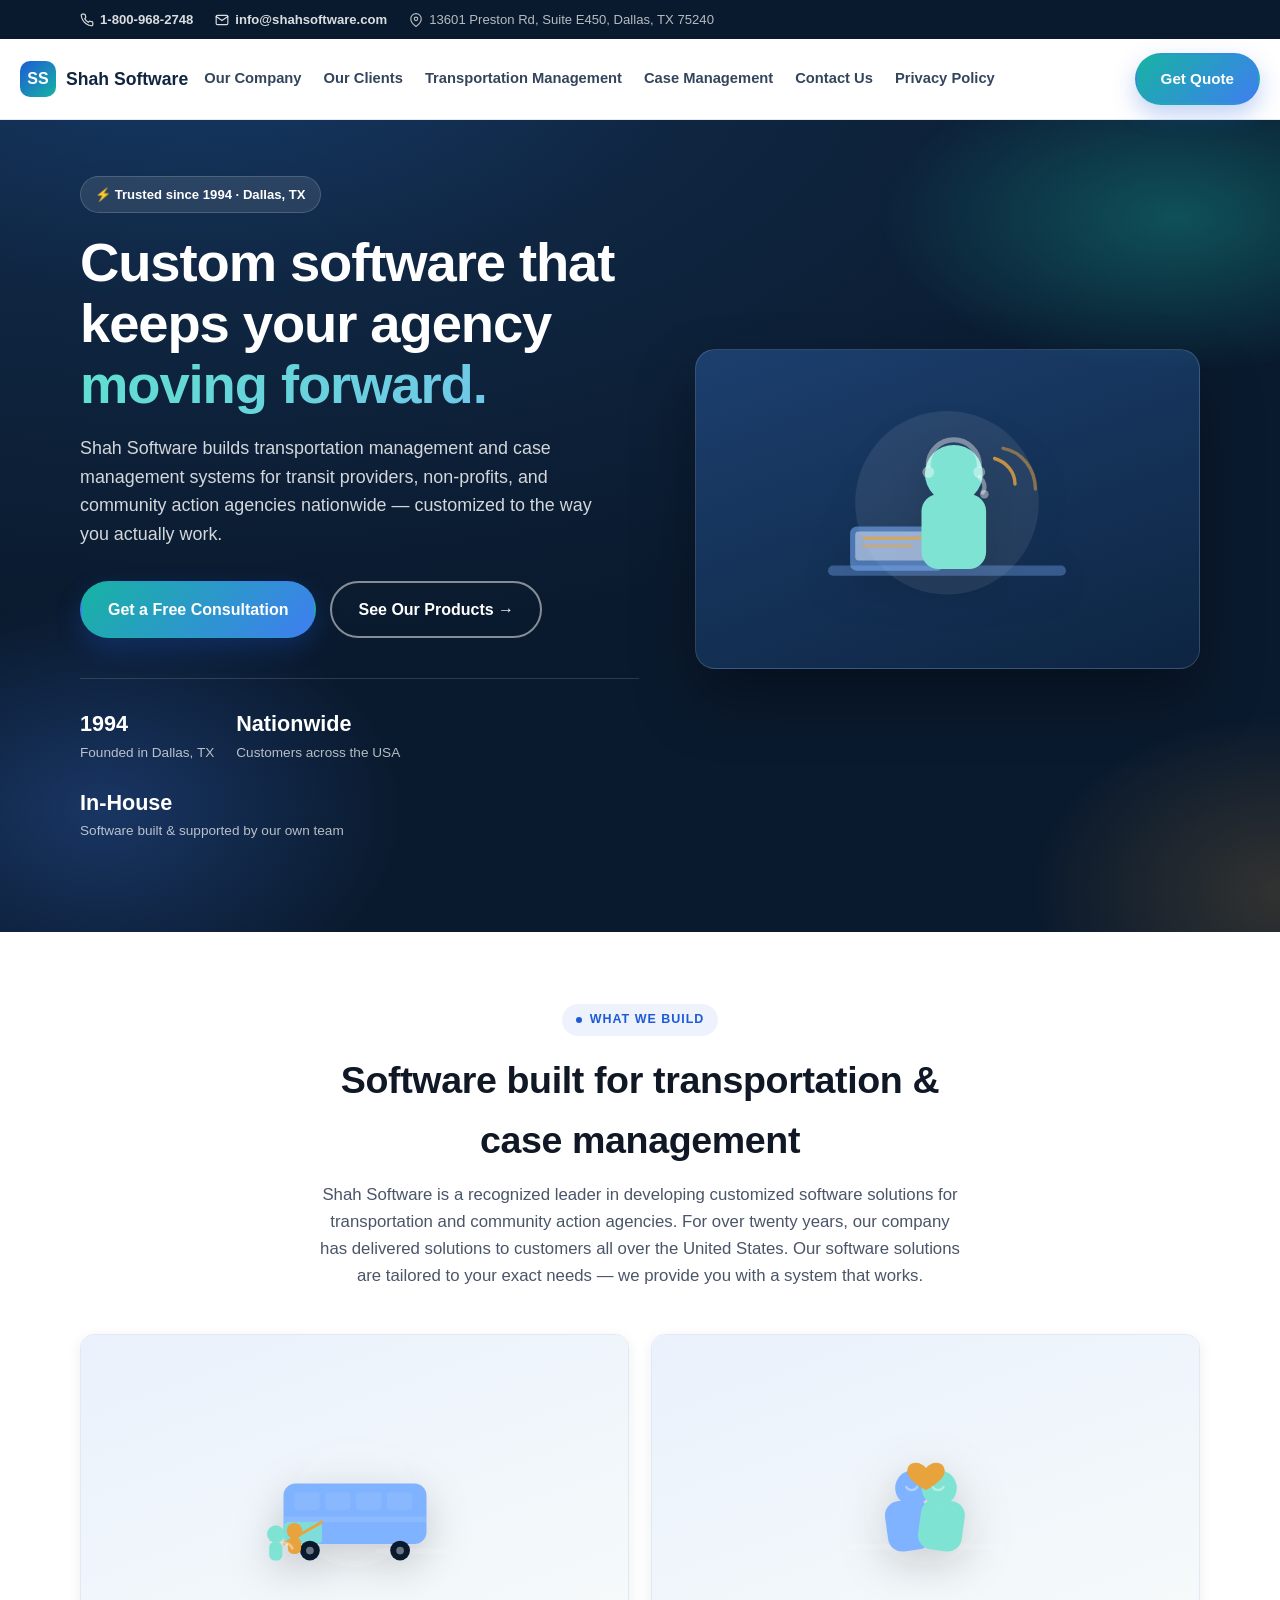
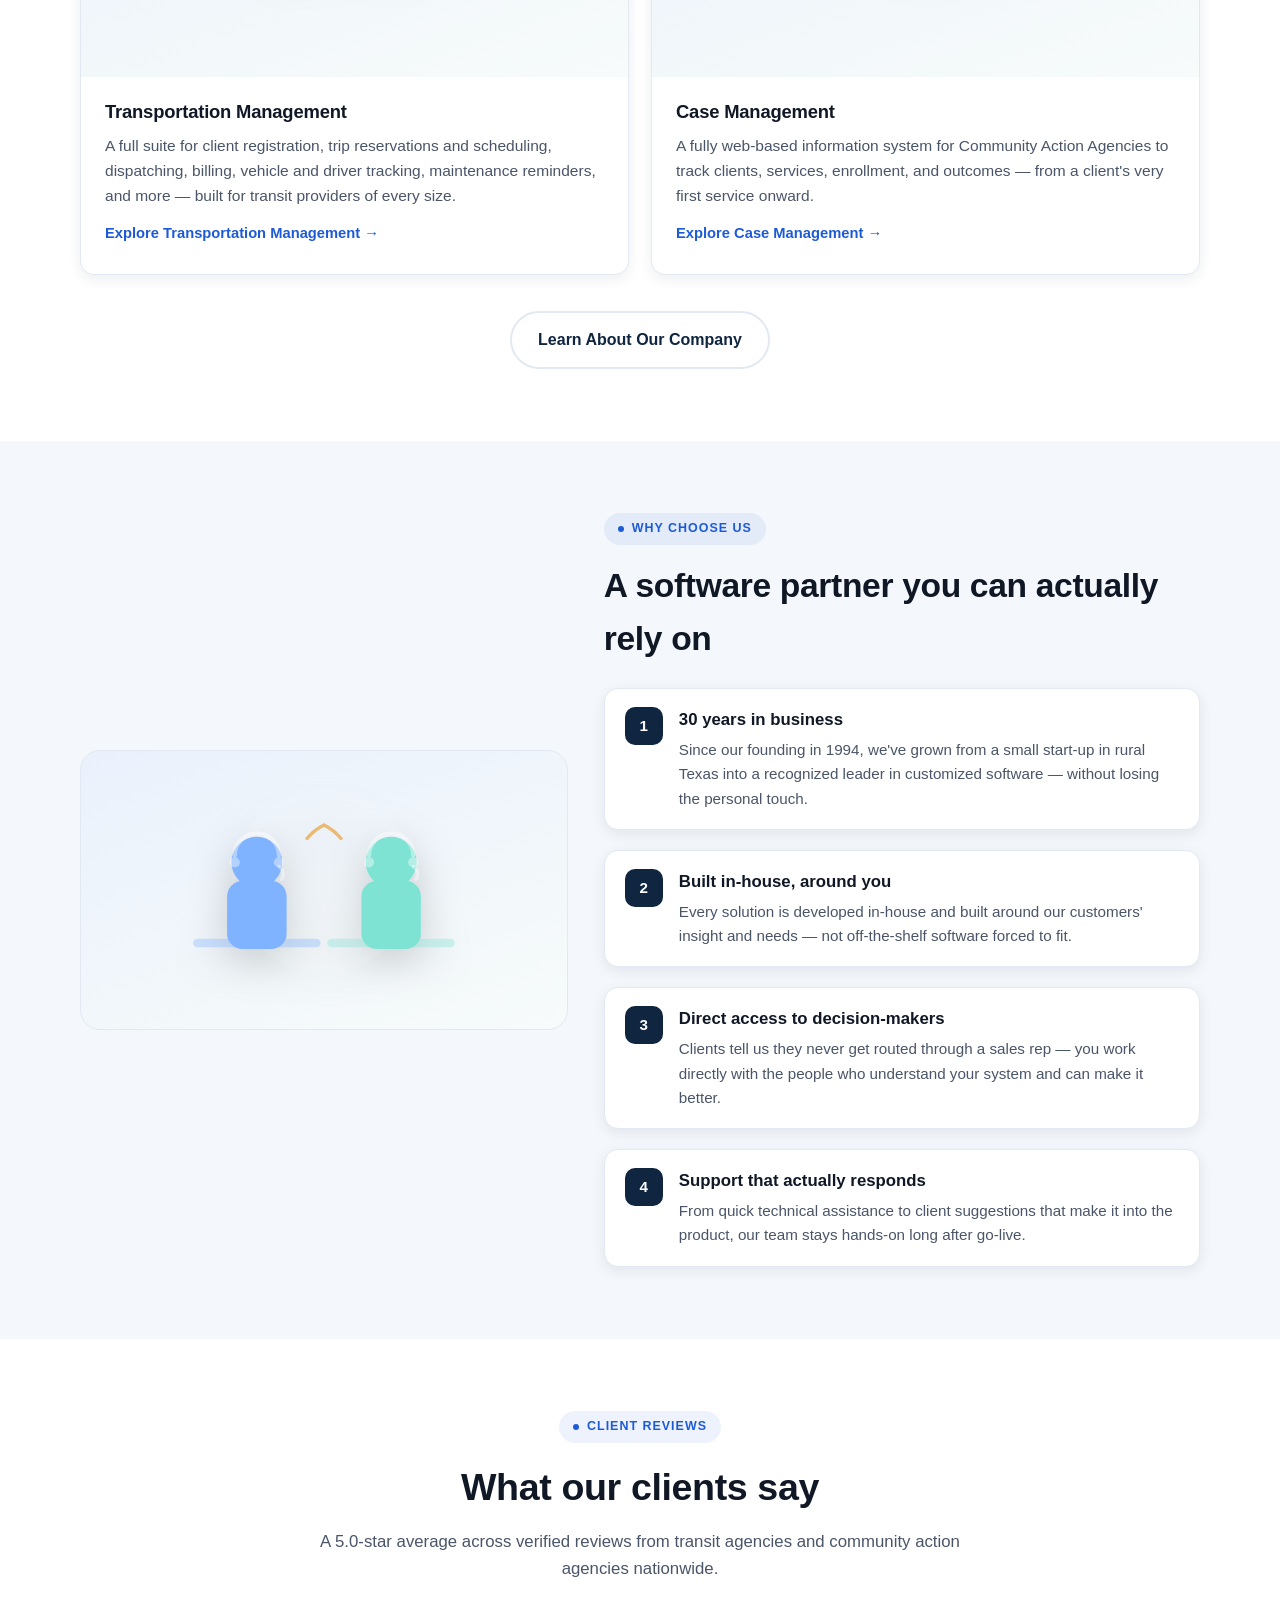
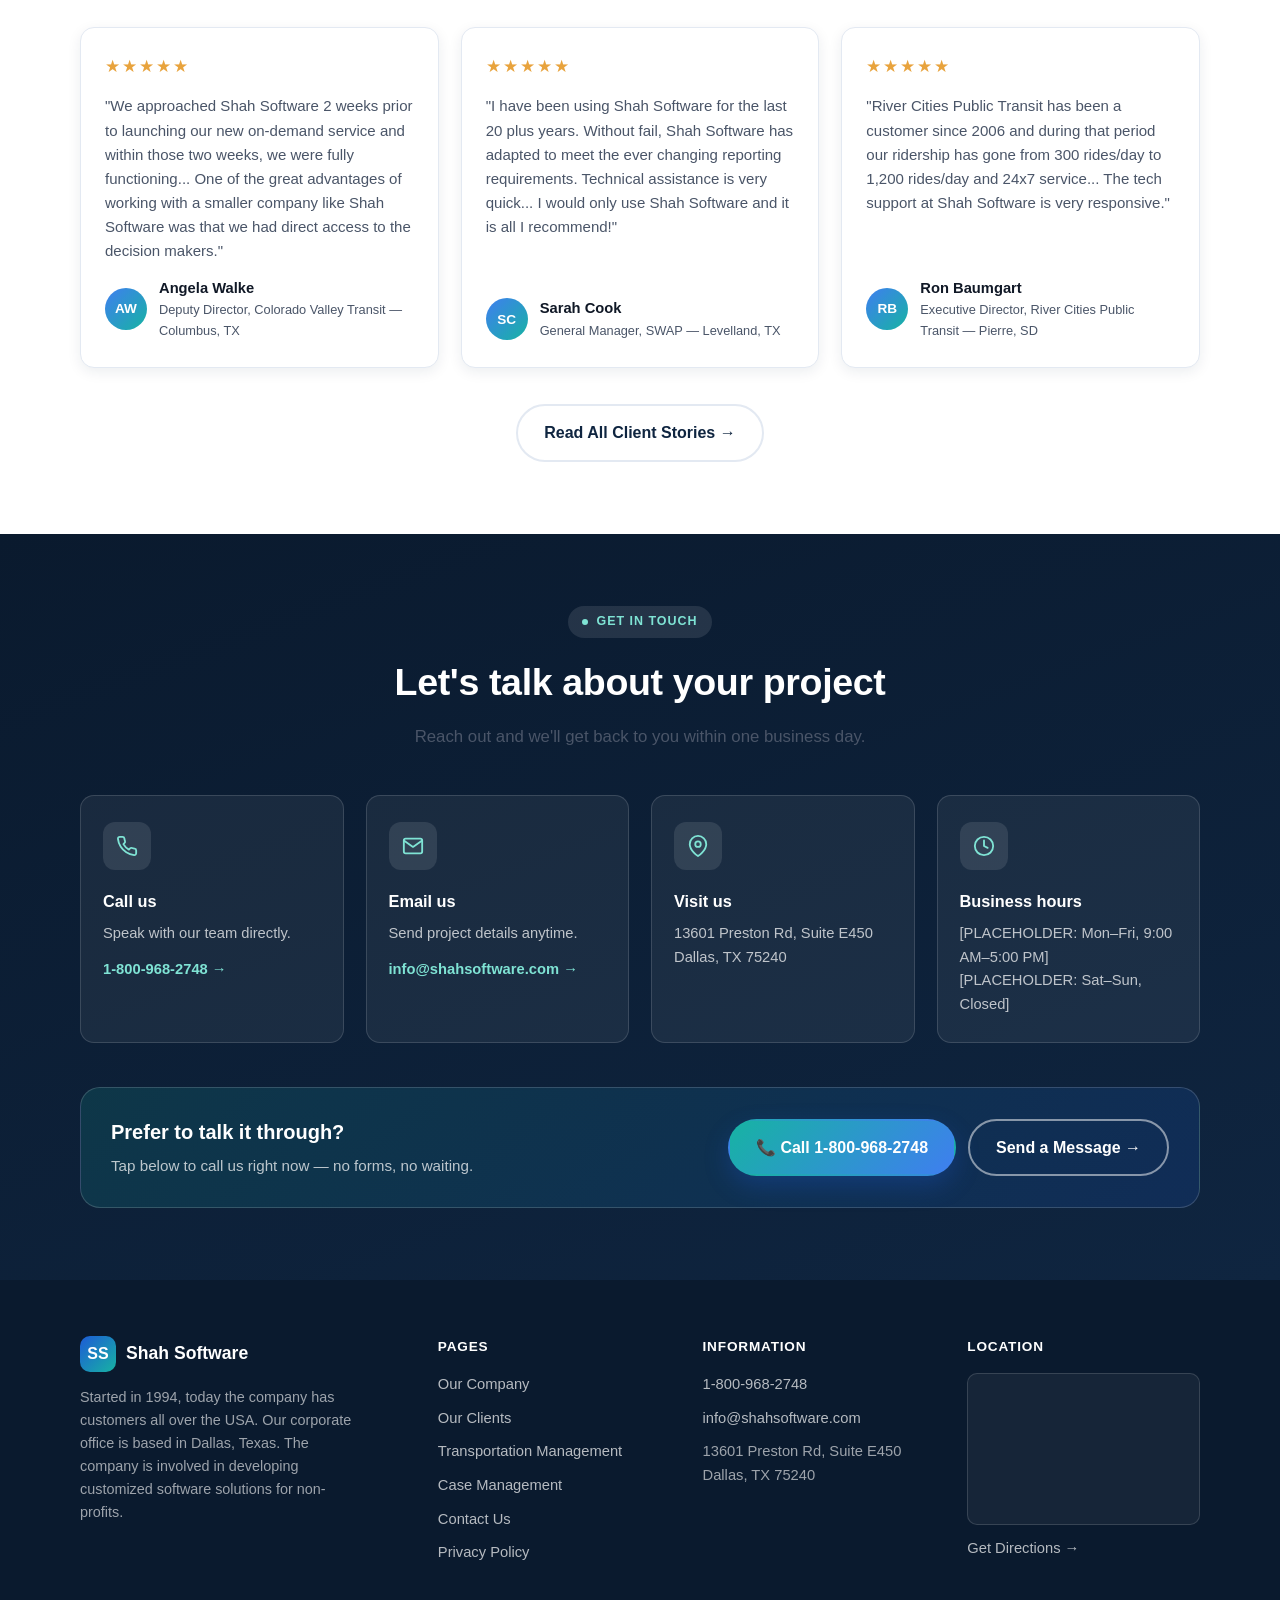
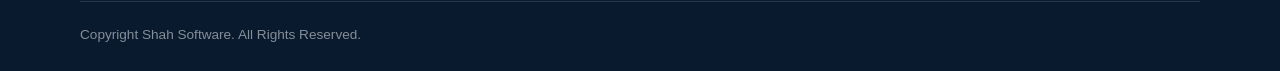
<file: shah-software-dark.html>
<!DOCTYPE html>
<html lang="en">
<head>
<meta charset="UTF-8">
<meta name="viewport" content="width=device-width, initial-scale=1.0">
<title>Shah Software | Customized Software Solutions Since 1994</title>
<meta name="description" content="Shah Software builds custom transportation management and case management software for transit providers and community action agencies nationwide.">
<link rel="icon" type="image/svg+xml" href="data:image/svg+xml,%3Csvg xmlns='http://www.w3.org/2000/svg' viewBox='0 0 36 36'%3E%3Cdefs%3E%3ClinearGradient id='g' x1='0' y1='0' x2='1' y2='1'%3E%3Cstop offset='0' stop-color='%231d5bd6'/%3E%3Cstop offset='1' stop-color='%2317b3a3'/%3E%3C/linearGradient%3E%3C/defs%3E%3Crect width='36' height='36' rx='9' fill='url(%23g)'/%3E%3Ctext x='18' y='24' font-family='Arial,Helvetica,sans-serif' font-size='15' font-weight='800' fill='white' text-anchor='middle'%3ESS%3C/text%3E%3C/svg%3E">
<link rel="canonical" href="https://www.shahsoftware.com/">
<meta property="og:type" content="website">
<meta property="og:site_name" content="Shah Software">
<meta property="og:title" content="Shah Software | Customized Software Solutions Since 1994">
<meta property="og:description" content="Shah Software builds custom transportation management and case management software for transit providers and community action agencies nationwide.">
<meta property="og:url" content="https://www.shahsoftware.com/">
<meta property="og:image" content="https://www.shahsoftware.com/[PLACEHOLDER-social-share-image.jpg]">
<meta name="twitter:card" content="summary_large_image">
<meta name="twitter:title" content="Shah Software | Customized Software Solutions Since 1994">
<meta name="twitter:description" content="Shah Software builds custom transportation management and case management software for transit providers and community action agencies nationwide.">
<style>
/* ===========================================================
   Shah Software — shared stylesheet
   Plain HTML + CSS, no JS, no build step.
   =========================================================== */

:root{
  --navy:#0f2540;
  --navy-deep:#0a1a2e;
  --blue:#1d5bd6;
  --blue-light:#3f7ef0;
  --teal:#17b3a3;
  --gold:#e8a33d;
  --ink:#101826;
  --ink-soft:#4a5568;
  --paper:#ffffff;
  --paper-soft:#f4f7fb;
  --line:#e3e9f2;
  --radius-lg:20px;
  --radius-md:14px;
  --radius-sm:10px;
  --shadow:0 10px 30px rgba(15,37,64,0.10);
  --shadow-sm:0 4px 14px rgba(15,37,64,0.08);
  --maxw:1160px;
  --maxw-nav:1400px;

  /* illustration palette (dark theme default: bright accents on navy) */
  --illus-1:#7fe3d4;
  --illus-2:#7fb2ff;
  --illus-3:#e8a33d;
  --illus-navy:#0a1a2e;
  --illus-line:rgba(255,255,255,0.4);
  --illus-bg:rgba(255,255,255,0.08);
}

*,*::before,*::after{box-sizing:border-box;}
html{scroll-behavior:smooth;scrollbar-width:thin;scrollbar-color:var(--teal) var(--paper-soft);}
:target{scroll-margin-top:100px;}
body{
  margin:0;
  font-family:-apple-system,BlinkMacSystemFont,"Segoe UI",Roboto,"Helvetica Neue",Arial,sans-serif;
  color:var(--ink);
  background:var(--paper);
  line-height:1.6;
  -webkit-font-smoothing:antialiased;
}
img{max-width:100%;display:block;}
a{color:inherit;text-decoration:none;}
ul{list-style:none;margin:0;padding:0;}
h1,h2,h3,h4,p{margin:0;}
.wrap{max-width:var(--maxw);margin:0 auto;padding:0 20px;}
section{padding:72px 0;}

/* custom scrollbar (webkit) */
::-webkit-scrollbar{width:10px;height:10px;}
::-webkit-scrollbar-track{background:var(--paper-soft);}
::-webkit-scrollbar-thumb{background:linear-gradient(var(--teal),var(--blue));border-radius:999px;}
::-webkit-scrollbar-thumb:hover{background:linear-gradient(var(--blue),var(--teal));}
::selection{background:rgba(23,179,163,0.3);}

/* accessible, on-brand focus rings (kept for keyboard users; mouse clicks don't trigger it) */
a:focus-visible,button:focus-visible,input:focus-visible,textarea:focus-visible,.btn:focus-visible,label.burger:focus-visible{
  outline:none;box-shadow:0 0 0 3px rgba(29,91,214,0.35);border-radius:8px;
}

.eyebrow{
  display:inline-flex;
  align-items:center;
  gap:8px;
  font-size:.78rem;
  font-weight:700;
  letter-spacing:.08em;
  text-transform:uppercase;
  color:var(--blue);
  background:rgba(29,91,214,0.08);
  padding:6px 14px;
  border-radius:999px;
  margin-bottom:14px;
}
.eyebrow::before{
  content:"";width:6px;height:6px;border-radius:50%;background:var(--blue);flex-shrink:0;
  animation:pulseDot 2.2s ease-in-out infinite;
}
.eyebrow.on-dark{background:rgba(255,255,255,0.1);color:#7fe3d4;}
.eyebrow.on-dark::before{background:#7fe3d4;}
@keyframes pulseDot{0%,100%{opacity:1;transform:scale(1);}50%{opacity:.45;transform:scale(1.5);}}
@media (prefers-reduced-motion:reduce){.eyebrow::before{animation:none;}}

.section-head{max-width:640px;margin:0 auto 44px;text-align:center;}
.section-head.left{margin:0 0 36px;text-align:left;}
.section-head h2{font-size:clamp(1.7rem,4vw,2.35rem);letter-spacing:-0.01em;}
.section-head p{margin-top:12px;color:var(--ink-soft);font-size:1.05rem;}

/* ===== Buttons ===== */
.btn{
  display:inline-flex;
  align-items:center;
  justify-content:center;
  gap:8px;
  padding:14px 26px;
  border-radius:999px;
  font-weight:700;
  font-size:1rem;
  border:2px solid transparent;
  cursor:pointer;
  transition:transform .18s cubic-bezier(.34,1.56,.64,1), box-shadow .2s ease, background .2s ease, color .2s ease, border-color .2s ease;
}
.btn:active{transform:translateY(1px) scale(.97);}
.btn-primary{
  background:linear-gradient(135deg,var(--teal),var(--blue-light));
  color:#fff;
  box-shadow:0 10px 24px rgba(29,91,214,0.28);
}
.btn-primary:hover{box-shadow:0 16px 34px rgba(29,91,214,0.4);transform:translateY(-2px);}
.btn-ghost{background:transparent;border-color:rgba(255,255,255,0.5);color:#fff;}
.btn-ghost:hover{background:rgba(255,255,255,0.12);border-color:#fff;transform:translateY(-2px);}
.btn-outline{background:transparent;border-color:var(--line);color:var(--navy);}
.btn-outline:hover{border-color:var(--blue);color:var(--blue);transform:translateY(-2px);box-shadow:var(--shadow-sm);}
.btn-sm{padding:10px 20px;font-size:.9rem;}

/* ===== Top info bar ===== */
.topbar{
  background:var(--navy-deep);
  color:rgba(255,255,255,0.85);
  font-size:.82rem;
}
.topbar .wrap{
  display:flex;
  flex-wrap:wrap;
  gap:6px 22px;
  align-items:center;
  padding-top:9px;
  padding-bottom:9px;
}
.topbar a{display:inline-flex;align-items:center;gap:6px;font-weight:600;transition:color .18s ease;}
.topbar a:hover{color:#7fe3d4;}
.topbar svg{width:14px;height:14px;flex-shrink:0;}
.topbar .addr{display:inline-flex;align-items:center;gap:6px;color:rgba(255,255,255,0.7);}

/* ===== Header / nav ===== */
header{
  position:sticky;
  top:0;
  z-index:50;
  background:rgba(255,255,255,0.92);
  backdrop-filter:saturate(180%) blur(10px);
  border-bottom:1px solid var(--line);
}
.nav{
  display:flex;
  flex-wrap:wrap;
  align-items:center;
  justify-content:flex-start;
  gap:10px 16px;
  padding:14px 20px;
  max-width:var(--maxw-nav);
  margin:0 auto;
}
.logo{display:flex;align-items:center;gap:10px;font-weight:800;font-size:1.1rem;color:var(--navy);order:1;flex-shrink:0;}
.logo-mark{
  width:36px;height:36px;border-radius:10px;
  background:linear-gradient(135deg,var(--blue),var(--teal));
  display:flex;align-items:center;justify-content:center;
  color:#fff;font-weight:800;font-size:1rem;flex-shrink:0;
  transition:transform .3s ease;
}
.logo:hover .logo-mark{transform:rotate(-8deg) scale(1.06);}
.icon{width:18px;height:18px;flex-shrink:0;}

.nav-toggle{display:none;}
.burger{
  order:4;
  flex-shrink:0;
  display:flex;align-items:center;justify-content:center;
  width:40px;height:40px;border-radius:10px;
  border:1px solid var(--line);background:#fff;cursor:pointer;
  transition:border-color .18s ease, background .18s ease;
}
.burger:hover{border-color:var(--blue);background:var(--paper-soft);}
.nav-links{
  order:5;
  flex-basis:100%;
  max-height:0;
  overflow:hidden;
  transition:max-height .3s ease;
  display:flex;flex-direction:column;
  width:100%;
  font-weight:600;font-size:.98rem;color:var(--navy);
}
.nav-toggle:checked ~ .nav-links{max-height:520px;margin-top:14px;}
.nav-links li{border-top:1px solid var(--line);}
.nav-links a{display:block;padding:13px 4px;opacity:.85;position:relative;transition:opacity .18s ease,color .18s ease;}
.nav-links a:hover,.nav-links a.active{opacity:1;color:var(--blue);}
.nav-cta{
  order:3;
  flex-shrink:0;
  display:inline-flex;
  padding:10px 18px;
  font-size:.88rem;
  margin-left:auto;
}

@media(min-width:1240px){
  .burger,.nav-toggle{display:none;}
  .nav-links{
    order:2;flex-basis:auto;max-height:none;overflow:visible;
    flex-direction:row;width:auto;gap:22px;font-size:.92rem;
  }
  .nav-links li{border-top:none;}
  .nav-links a{padding:4px 0;}
  .nav-links a::after{
    content:"";position:absolute;left:0;right:100%;bottom:-2px;height:2px;border-radius:2px;
    background:linear-gradient(90deg,var(--teal),var(--blue));
    transition:right .25s ease;
  }
  .nav-links a:hover::after,.nav-links a.active::after{right:0;}
  .nav-cta{order:3;padding:12px 24px;font-size:.95rem;}
}

/* ===== Hero (home, large) ===== */
.hero{
  position:relative;
  background:radial-gradient(1200px 600px at 15% -10%, #163a68 0%, var(--navy) 45%, var(--navy-deep) 100%);
  color:#fff;
  overflow:hidden;
  padding:76px 0 90px;
}
.hero::before{
  content:"";position:absolute;inset:0;
  background:radial-gradient(460px 320px at 8% 85%, rgba(63,126,240,0.28), transparent 65%);
  pointer-events:none;
  animation:auroraDriftAlt 18s ease-in-out infinite;
}
.hero::after{
  content:"";position:absolute;inset:0;
  background:
    radial-gradient(500px 260px at 92% 12%, rgba(23,179,163,0.35), transparent 60%),
    radial-gradient(420px 300px at 100% 95%, rgba(232,163,61,0.18), transparent 60%);
  pointer-events:none;
  animation:auroraDrift 14s ease-in-out infinite;
}
@keyframes auroraDrift{
  0%,100%{transform:translate(0,0) scale(1);}
  50%{transform:translate(-26px,18px) scale(1.07);}
}
@keyframes auroraDriftAlt{
  0%,100%{transform:translate(0,0) scale(1);}
  50%{transform:translate(20px,-16px) scale(1.05);}
}
@media (prefers-reduced-motion:reduce){.hero::before,.hero::after{animation:none;}}
.hero-grid{position:relative;display:grid;gap:44px;align-items:center;}
@media(min-width:960px){.hero-grid{grid-template-columns:1.05fr .95fr;gap:56px;}}
@keyframes fadeSlideUp{from{opacity:0;transform:translateY(18px);}to{opacity:1;transform:translateY(0);}}
.hero-grid > *{animation:fadeSlideUp .7s cubic-bezier(.16,1,.3,1) both;}
.hero-grid > *:nth-child(2){animation-delay:.12s;}
@media (prefers-reduced-motion:reduce){.hero-grid > *{animation:none;}}
.hero-badge{
  display:inline-flex;align-items:center;gap:8px;
  background:rgba(255,255,255,0.1);border:1px solid rgba(255,255,255,0.16);
  padding:7px 14px;border-radius:999px;font-size:.82rem;font-weight:600;margin-bottom:20px;
}
.hero h1{font-size:clamp(2.1rem,5.4vw,3.4rem);line-height:1.12;letter-spacing:-0.02em;font-weight:800;}
.hero h1 span{
  background:linear-gradient(135deg,#5fe0cf,#7fb2ff);
  -webkit-background-clip:text;background-clip:text;color:transparent;
}
.hero p.lead{margin-top:18px;font-size:1.12rem;color:rgba(255,255,255,0.82);max-width:52ch;}
.hero-actions{display:flex;flex-wrap:wrap;gap:14px;margin-top:32px;}
.hero-trust{display:flex;flex-wrap:wrap;gap:22px;margin-top:40px;padding-top:28px;border-top:1px solid rgba(255,255,255,0.14);}
.hero-trust div{font-size:.85rem;color:rgba(255,255,255,0.7);transition:transform .2s ease;cursor:default;}
.hero-trust div:hover{transform:translateY(-3px);}
.hero-trust strong{display:block;font-size:1.35rem;color:#fff;font-weight:800;transition:color .2s ease;}
.hero-trust div:hover strong{color:#7fe3d4;}
.hero-media{
  position:relative;border-radius:var(--radius-lg);overflow:hidden;
  background:linear-gradient(160deg,#1c3f6e,#0d2542);
  border:1px solid rgba(255,255,255,0.14);min-height:320px;
  display:flex;align-items:center;justify-content:center;
  box-shadow:0 30px 60px rgba(0,0,0,0.35);
  transition:transform .4s cubic-bezier(.16,1,.3,1);
}
.hero-media:hover{transform:translateY(-4px);}
.placeholder-tag{
  color:rgba(255,255,255,0.65);font-size:.85rem;font-weight:700;letter-spacing:.03em;
  text-align:center;padding:20px;border:2px dashed rgba(255,255,255,0.28);
  border-radius:var(--radius-md);margin:20px;
}

/* ===== Page hero (inner pages, compact) ===== */
.page-hero{
  position:relative;
  background:radial-gradient(1000px 500px at 10% -20%, #163a68 0%, var(--navy) 45%, var(--navy-deep) 100%);
  color:#fff;padding:56px 0 64px;overflow:hidden;
}
.page-hero::after{
  content:"";position:absolute;inset:0;
  background:radial-gradient(480px 240px at 95% 10%, rgba(23,179,163,0.32), transparent 60%);
  pointer-events:none;
  animation:auroraDrift 16s ease-in-out infinite;
}
@media (prefers-reduced-motion:reduce){.page-hero::after{animation:none;}}
.page-hero .wrap{position:relative;}
.page-hero .wrap > *{animation:fadeSlideUp .6s cubic-bezier(.16,1,.3,1) both;}
@media (prefers-reduced-motion:reduce){.page-hero .wrap > *{animation:none;}}
.page-hero h1{font-size:clamp(1.9rem,4.6vw,2.7rem);letter-spacing:-0.01em;font-weight:800;}
.page-hero p{margin-top:14px;color:rgba(255,255,255,0.8);font-size:1.05rem;max-width:60ch;}
.page-hero-media{
  margin-top:32px;border-radius:var(--radius-lg);overflow:hidden;
  background:linear-gradient(160deg,#1c3f6e,#0d2542);
  border:1px solid rgba(255,255,255,0.14);min-height:200px;
  display:flex;align-items:center;justify-content:center;
  box-shadow:0 20px 40px rgba(0,0,0,0.3);
}

/* ===== Logos / trusted strip ===== */
.strip{background:var(--paper-soft);border-bottom:1px solid var(--line);padding:26px 0;}
.strip .wrap{display:flex;flex-wrap:wrap;gap:14px 34px;align-items:center;justify-content:center;color:var(--ink-soft);font-size:.85rem;font-weight:600;text-align:center;}

/* ===== Grids / cards ===== */
.grid-3{display:grid;gap:22px;grid-template-columns:1fr;}
@media(min-width:680px){.grid-3{grid-template-columns:repeat(2,1fr);}}
@media(min-width:980px){.grid-3{grid-template-columns:repeat(3,1fr);}}
.grid-2{display:grid;gap:22px;grid-template-columns:1fr;}
@media(min-width:680px){.grid-2{grid-template-columns:repeat(2,1fr);}}

.card{
  background:#fff;border:1px solid var(--line);border-radius:var(--radius-md);
  padding:28px 24px;box-shadow:var(--shadow-sm);
  transition:transform .3s cubic-bezier(.16,1,.3,1), box-shadow .3s ease, border-color .3s ease;
}
.card:hover{transform:translateY(-6px);box-shadow:0 18px 40px rgba(29,91,214,0.16);border-color:rgba(23,179,163,0.45);}
.card-icon{
  width:48px;height:48px;border-radius:12px;
  display:flex;align-items:center;justify-content:center;
  background:linear-gradient(135deg,rgba(29,91,214,0.12),rgba(23,179,163,0.14));
  color:var(--blue);margin-bottom:18px;
  transition:transform .3s cubic-bezier(.34,1.56,.64,1);
}
.card:hover .card-icon,.why-item:hover .card-icon{transform:scale(1.1) rotate(-4deg);}
.card h3{font-size:1.15rem;margin-bottom:8px;letter-spacing:-0.01em;}
.card p{color:var(--ink-soft);font-size:.97rem;}
.card .card-media{
  margin:-28px -24px 20px;border-radius:var(--radius-md) var(--radius-md) 0 0;
  overflow:hidden;aspect-ratio:16/10;
  background:linear-gradient(160deg,#eaf1fc,#f7fbfa);
  display:flex;align-items:center;justify-content:center;
}
.card .card-media .placeholder-tag{color:var(--ink-soft);border-color:#c7d6ec;font-size:.75rem;margin:14px;}
.card a.card-link{display:inline-flex;align-items:center;gap:6px;margin-top:14px;font-weight:700;color:var(--blue);font-size:.92rem;transition:color .18s ease,transform .18s ease;}
.card a.card-link:hover{color:var(--teal);transform:translateX(4px);}

/* ===== Why choose us ===== */
.why{background:var(--paper-soft);}
.why-grid{display:grid;gap:36px;align-items:center;}
@media(min-width:940px){.why-grid{grid-template-columns:.9fr 1.1fr;}}
.why-media{
  border-radius:var(--radius-lg);background:linear-gradient(160deg,#eaf1fc,#f7fbfa);
  border:1px solid var(--line);min-height:280px;display:flex;align-items:center;justify-content:center;
}
.why-media .placeholder-tag{color:var(--ink-soft);border-color:#c7d6ec;}
.why-list{display:grid;gap:20px;}
.why-item{
  display:flex;gap:16px;align-items:flex-start;background:#fff;border:1px solid var(--line);
  border-radius:var(--radius-md);padding:18px 20px;box-shadow:var(--shadow-sm);
  transition:transform .3s cubic-bezier(.16,1,.3,1), box-shadow .3s ease, border-color .3s ease;
}
.why-item:hover{transform:translateX(6px);box-shadow:0 14px 30px rgba(29,91,214,0.14);border-color:rgba(23,179,163,0.4);}
.why-item .num{
  flex-shrink:0;width:38px;height:38px;border-radius:10px;background:var(--navy);color:#fff;
  font-weight:800;display:flex;align-items:center;justify-content:center;font-size:.95rem;
  transition:background .3s ease,transform .3s cubic-bezier(.34,1.56,.64,1);
}
.why-item:hover .num{background:linear-gradient(135deg,var(--teal),var(--blue));transform:scale(1.08);}
.why-item h3{font-size:1.05rem;margin-bottom:4px;}
.why-item p{color:var(--ink-soft);font-size:.95rem;}

/* ===== Reviews / testimonials ===== */
.reviews-grid{display:grid;gap:22px;grid-template-columns:1fr;}
@media(min-width:760px){.reviews-grid{grid-template-columns:repeat(3,1fr);}}
.review-card{
  background:#fff;border:1px solid var(--line);border-radius:var(--radius-md);
  padding:26px 24px;box-shadow:var(--shadow-sm);display:flex;flex-direction:column;gap:14px;
  transition:transform .3s cubic-bezier(.16,1,.3,1), box-shadow .3s ease, border-color .3s ease;
}
.review-card:hover{transform:translateY(-6px);box-shadow:0 18px 40px rgba(232,163,61,0.18);border-color:rgba(232,163,61,0.5);}
.stars{color:var(--gold);font-size:1.05rem;letter-spacing:2px;}
.review-card p.quote{color:var(--ink-soft);font-size:.94rem;flex-grow:1;}
.reviewer{display:flex;align-items:center;gap:12px;}
.avatar{
  width:42px;height:42px;border-radius:50%;
  background:linear-gradient(135deg,var(--blue-light),var(--teal));
  color:#fff;display:flex;align-items:center;justify-content:center;font-weight:700;font-size:.85rem;flex-shrink:0;
}
.reviewer .name{font-weight:700;font-size:.92rem;}
.reviewer .role{color:var(--ink-soft);font-size:.8rem;}

.testimonial-full{
  display:grid;gap:24px;
}
.testimonial-full .review-card{padding:30px;}
.testimonial-full p.quote{font-size:1rem;color:var(--ink-soft);}
.rating-summary{
  display:flex;align-items:center;gap:14px;flex-wrap:wrap;
  background:#fff;border:1px solid var(--line);border-radius:var(--radius-md);
  padding:18px 22px;box-shadow:var(--shadow-sm);margin-bottom:36px;
}
.rating-summary .stars{font-size:1.3rem;}
.rating-summary strong{font-size:1.1rem;}
.rating-summary span{color:var(--ink-soft);font-size:.92rem;}

/* ===== Feature grid (Transportation / Case Management) ===== */
.feature-grid{display:grid;gap:24px;grid-template-columns:1fr;}
@media(min-width:680px){.feature-grid{grid-template-columns:repeat(2,1fr);}}
@media(min-width:980px){.feature-grid.cols-3{grid-template-columns:repeat(3,1fr);}}
.feature-card{display:flex;gap:16px;align-items:flex-start;padding:6px 0;transition:transform .25s ease;}
.feature-card:hover{transform:translateX(4px);}
.feature-card .card-icon{margin-bottom:0;}
.feature-card h3{font-size:1.03rem;margin-bottom:6px;}
.feature-card p{color:var(--ink-soft);font-size:.93rem;}

.intro-copy{max-width:760px;margin:0 auto 48px;text-align:center;color:var(--ink-soft);font-size:1.05rem;}

/* ===== Spotlight / article banner ===== */
.spotlight{background:var(--paper-soft);}
.spotlight-grid{display:grid;gap:32px;align-items:center;}
@media(min-width:860px){.spotlight-grid{grid-template-columns:1.1fr .9fr;}}
.spotlight-tag{
  display:inline-block;background:var(--gold);color:#fff;font-weight:800;font-size:.78rem;
  letter-spacing:.05em;text-transform:uppercase;padding:7px 14px;border-radius:6px;margin-bottom:16px;
}
.spotlight h3{font-size:clamp(1.4rem,3vw,1.9rem);letter-spacing:-0.01em;margin-bottom:14px;}
.spotlight p{color:var(--ink-soft);}
.spotlight-media{
  border-radius:var(--radius-lg);overflow:hidden;background:linear-gradient(160deg,#e4ecf9,#eef6f4);
  border:1px solid var(--line);min-height:220px;display:flex;align-items:center;justify-content:center;
  transition:transform .4s cubic-bezier(.16,1,.3,1);
}
.spotlight-media:hover{transform:translateY(-4px);}
.spotlight-media .placeholder-tag{color:var(--ink-soft);border-color:#c7d6ec;}

/* ===== Contact ===== */
.contact-hero-strip{background:linear-gradient(160deg,var(--navy-deep),var(--navy));color:#fff;}
.contact-grid{display:grid;gap:22px;grid-template-columns:1fr;}
@media(min-width:760px){.contact-grid{grid-template-columns:repeat(2,1fr);}}
@media(min-width:1040px){.contact-grid{grid-template-columns:repeat(4,1fr);}}
.contact-card{
  background:rgba(255,255,255,0.06);border:1px solid rgba(255,255,255,0.14);
  border-radius:var(--radius-md);padding:26px 22px;text-align:left;
  transition:transform .3s cubic-bezier(.16,1,.3,1), background .3s ease, border-color .3s ease;
}
.contact-card:hover{transform:translateY(-6px);background:rgba(255,255,255,0.1);border-color:rgba(127,227,212,0.5);}
.contact-card .card-icon{background:rgba(255,255,255,0.1);color:#7fe3d4;}
.contact-card h3{font-size:1.02rem;margin-bottom:8px;}
.contact-card p{color:rgba(255,255,255,0.72);font-size:.92rem;}
.contact-card a.link{display:inline-flex;align-items:center;gap:6px;margin-top:12px;font-weight:700;color:#7fe3d4;font-size:.92rem;transition:color .18s ease,transform .18s ease;}
.contact-card a.link:hover{color:#fff;transform:translateX(4px);}
.call-banner{
  margin-top:44px;display:flex;flex-wrap:wrap;gap:20px;align-items:center;justify-content:space-between;
  background:linear-gradient(135deg,rgba(23,179,163,0.16),rgba(29,91,214,0.16));
  border:1px solid rgba(255,255,255,0.16);border-radius:var(--radius-lg);padding:28px 30px;
  transition:transform .3s ease,box-shadow .3s ease;
}
.call-banner:hover{transform:translateY(-3px);box-shadow:0 20px 44px rgba(29,91,214,0.14);}
.call-banner h3{font-size:1.25rem;margin-bottom:6px;}
.call-banner p{color:rgba(255,255,255,0.72);font-size:.95rem;}

/* ===== Contact page: info + form ===== */
.contact-layout{display:grid;gap:44px;grid-template-columns:1fr;}
@media(min-width:900px){.contact-layout{grid-template-columns:.85fr 1.15fr;}}
.info-block h2{font-size:1.4rem;margin-bottom:20px;}
.info-list{display:grid;gap:18px;}
.info-list li{display:flex;gap:14px;align-items:flex-start;}
.info-list .card-icon{background:rgba(29,91,214,0.1);}
.info-list strong{display:block;font-size:.98rem;}
.info-list a,.info-list span.value{color:var(--ink-soft);font-size:.95rem;}
.info-list a{transition:color .18s ease;}
.info-list a:hover{color:var(--blue);}
.hours-note{margin-top:22px;padding:16px 18px;background:var(--paper-soft);border:1px dashed var(--line);border-radius:var(--radius-sm);color:var(--ink-soft);font-size:.88rem;}

.form-card{background:#fff;border:1px solid var(--line);border-radius:var(--radius-lg);padding:32px;box-shadow:var(--shadow-sm);}
.form-card h2{font-size:1.4rem;margin-bottom:6px;}
.form-card > p{color:var(--ink-soft);font-size:.94rem;margin-bottom:24px;}
.form-row{display:grid;gap:16px;grid-template-columns:1fr;margin-bottom:16px;}
@media(min-width:560px){.form-row.two{grid-template-columns:1fr 1fr;}}
label{display:block;font-size:.85rem;font-weight:700;color:var(--navy);margin-bottom:6px;}
input[type=text],input[type=email],input[type=tel],textarea{
  width:100%;padding:12px 14px;border:1px solid var(--line);border-radius:var(--radius-sm);
  font:inherit;color:var(--ink);background:var(--paper-soft);
  transition:border-color .18s ease, background .18s ease, box-shadow .18s ease;
}
input:focus,textarea:focus{outline:none;border-color:var(--blue-light);background:#fff;box-shadow:0 0 0 3px rgba(29,91,214,0.14);}
textarea{resize:vertical;min-height:110px;}
.checkbox-group{display:grid;gap:10px;grid-template-columns:1fr;margin-top:6px;}
@media(min-width:560px){.checkbox-group{grid-template-columns:1fr 1fr;}}
.checkbox-group label{
  display:flex;align-items:center;gap:8px;font-weight:600;font-size:.9rem;color:var(--ink);margin-bottom:0;
}
.checkbox-group input{width:16px;height:16px;accent-color:var(--blue);}
.form-note{margin-top:18px;font-size:.82rem;color:var(--ink-soft);background:var(--paper-soft);border:1px dashed var(--line);border-radius:var(--radius-sm);padding:12px 14px;}

.map-embed{
  border-radius:var(--radius-lg);overflow:hidden;border:1px solid var(--line);
  background:var(--paper-soft);min-height:280px;display:flex;align-items:center;justify-content:center;
  margin-top:56px;
}
.map-embed .placeholder-tag{color:var(--ink-soft);border-color:#c7d6ec;}

/* ===== Prose (privacy policy) ===== */
.prose{max-width:820px;margin:0 auto;}
.prose h2{font-size:1.3rem;margin:38px 0 12px;letter-spacing:-0.01em;}
.prose h2:first-child{margin-top:0;}
.prose h3{font-size:1.05rem;margin:22px 0 8px;}
.prose p{color:var(--ink-soft);margin-bottom:14px;font-size:.98rem;}
.prose ul{list-style:disc;padding-left:22px;margin-bottom:14px;}
.prose li{color:var(--ink-soft);font-size:.98rem;margin-bottom:6px;}
.prose .meta{color:var(--ink-soft);font-size:.9rem;margin-bottom:30px;}
.prose a{color:var(--blue);text-decoration:underline;}

/* ===== Footer ===== */
footer{background:var(--navy-deep);color:rgba(255,255,255,0.7);padding:56px 0 26px;font-size:.92rem;}
.footer-grid{display:grid;gap:32px;grid-template-columns:1fr;padding-bottom:36px;border-bottom:1px solid rgba(255,255,255,0.12);}
@media(min-width:760px){.footer-grid{grid-template-columns:1.4fr 1fr 1fr 1fr;}}
.footer-brand .logo{color:#fff;margin-bottom:14px;}
.footer-brand p{color:rgba(255,255,255,0.6);font-size:.9rem;max-width:36ch;}
.footer-col h4{color:#fff;font-size:.85rem;text-transform:uppercase;letter-spacing:.06em;margin-bottom:16px;}
.footer-col ul{display:grid;gap:10px;}
.footer-col a{transition:color .18s ease, transform .18s ease;display:inline-block;}
.footer-col a:hover{color:#fff;transform:translateX(3px);}
.footer-col li.plain{color:rgba(255,255,255,0.6);}
.footer-map{
  border-radius:var(--radius-sm);overflow:hidden;border:1px solid rgba(255,255,255,0.14);
  min-height:120px;background:rgba(255,255,255,0.05);display:flex;align-items:center;justify-content:center;
}
.footer-map .placeholder-tag{margin:10px;padding:12px;font-size:.72rem;}
.footer-bottom{display:flex;flex-wrap:wrap;gap:12px;align-items:center;justify-content:space-between;padding-top:22px;font-size:.85rem;color:rgba(255,255,255,0.5);}


/* ===== Illustrations (replace image placeholders; theme via CSS vars) ===== */
.illus{width:100%;height:100%;display:flex;align-items:center;justify-content:center;padding:20px;}
.illus svg{width:82%;max-width:340px;height:auto;filter:drop-shadow(0 12px 20px rgba(0,0,0,0.18));animation:illusFloat 5s ease-in-out infinite;}
@media (prefers-reduced-motion:reduce){.illus svg{animation:none;}}
@keyframes illusFloat{0%,100%{transform:translateY(0);}50%{transform:translateY(-10px);}}
.card .card-media .illus{padding:0;}
.card .card-media .illus svg{max-width:220px;}

/* ===== Live map embeds ===== */
.map-embed iframe,.footer-map iframe{width:100%;height:100%;min-height:inherit;border:0;display:block;}
.map-embed{padding:0;}
.footer-map{padding:0;}

/* ===== Extra interactive polish (bells & whistles) ===== */
.btn{position:relative;overflow:hidden;}
.btn::before{
  content:"";position:absolute;top:0;left:-60%;width:40%;height:100%;
  background:linear-gradient(120deg,transparent,rgba(255,255,255,0.45),transparent);
  transform:skewX(-20deg);transition:left .6s ease;pointer-events:none;
}
.btn:hover::before{left:120%;}

.hero h1 span{
  background-size:200% auto;
  animation:shimmerText 5s linear infinite;
}
@keyframes shimmerText{0%{background-position:0% 50%;}100%{background-position:200% 50%;}}
@media (prefers-reduced-motion:reduce){.hero h1 span{animation:none;}}

.testimonial-full .review-card,.reviews-grid .review-card{transform-style:preserve-3d;perspective:800px;}
.testimonial-full .review-card:hover,.reviews-grid .review-card:hover{transform:translateY(-6px) rotateX(2deg) rotateY(-2deg);}

.logo-mark{position:relative;}
.logo-mark::after{
  content:"";position:absolute;inset:-4px;border-radius:14px;border:2px solid var(--teal);
  opacity:0;transform:scale(.85);transition:opacity .3s ease, transform .3s ease;pointer-events:none;
}
.logo:hover .logo-mark::after{opacity:.6;transform:scale(1);}

/* ===========================================================
   Single-file page switching (no JS): each "page" is shown/hidden
   via the URL fragment (:target). #home is the default view.
   =========================================================== */
main.pages{display:flex;flex-direction:column;}
.page{display:none;}
.page:target{display:block;}
#home{display:block;order:-1;}
:target ~ #home{display:none;}

body:has(#our-company:target) .nav-links a[href="#our-company"],
body:has(#our-clients:target) .nav-links a[href="#our-clients"],
body:has(#transportation-management:target) .nav-links a[href="#transportation-management"],
body:has(#case-management:target) .nav-links a[href="#case-management"],
body:has(#contact:target) .nav-links a[href="#contact"],
body:has(#privacy-policy:target) .nav-links a[href="#privacy-policy"]{
  opacity:1;color:var(--blue);
}
body:has(#our-company:target) .nav-links a[href="#our-company"]::after,
body:has(#our-clients:target) .nav-links a[href="#our-clients"]::after,
body:has(#transportation-management:target) .nav-links a[href="#transportation-management"]::after,
body:has(#case-management:target) .nav-links a[href="#case-management"]::after,
body:has(#contact:target) .nav-links a[href="#contact"]::after,
body:has(#privacy-policy:target) .nav-links a[href="#privacy-policy"]::after{
  right:0;
}
</style>
</head>
<body>

<div class="topbar">
  <div class="wrap">
    <a href="tel:+18009682748">
      <svg viewBox="0 0 24 24" fill="none" stroke="currentColor" stroke-width="2" stroke-linecap="round" stroke-linejoin="round"><path d="M22 16.92v3a2 2 0 0 1-2.18 2 19.79 19.79 0 0 1-8.63-3.07 19.5 19.5 0 0 1-6-6 19.79 19.79 0 0 1-3.07-8.67A2 2 0 0 1 4.11 2h3a2 2 0 0 1 2 1.72c.127.96.361 1.903.7 2.81a2 2 0 0 1-.45 2.11L8.09 9.91a16 16 0 0 0 6 6l1.27-1.27a2 2 0 0 1 2.11-.45c.907.339 1.85.573 2.81.7A2 2 0 0 1 22 16.92z"/></svg>
      1-800-968-2748
    </a>
    <a href="mailto:info@shahsoftware.com">
      <svg viewBox="0 0 24 24" fill="none" stroke="currentColor" stroke-width="2" stroke-linecap="round" stroke-linejoin="round"><path d="M4 4h16c1.1 0 2 .9 2 2v12c0 1.1-.9 2-2 2H4c-1.1 0-2-.9-2-2V6c0-1.1.9-2 2-2z"/><polyline points="22,6 12,13 2,6"/></svg>
      info@shahsoftware.com
    </a>
    <span class="addr">
      <svg viewBox="0 0 24 24" fill="none" stroke="currentColor" stroke-width="2" stroke-linecap="round" stroke-linejoin="round"><path d="M21 10c0 7-9 13-9 13s-9-6-9-13a9 9 0 0 1 18 0z"/><circle cx="12" cy="10" r="3"/></svg>
      13601 Preston Rd, Suite E450, Dallas, TX 75240
    </span>
  </div>
</div>

<header>
  <nav class="nav">
    <a href="#home" class="logo">
      <span class="logo-mark">SS</span>
      Shah Software
    </a>

    <input type="checkbox" id="nav-toggle" class="nav-toggle">

    <ul class="nav-links">
      <li><a href="#our-company">Our Company</a></li>
      <li><a href="#our-clients">Our Clients</a></li>
      <li><a href="#transportation-management">Transportation Management</a></li>
      <li><a href="#case-management">Case Management</a></li>
      <li><a href="#contact">Contact Us</a></li>
      <li><a href="#privacy-policy">Privacy Policy</a></li>
    </ul>

    <a href="#contact" class="btn btn-primary nav-cta">Get Quote</a>

    <label for="nav-toggle" class="burger" aria-label="Menu">
      <svg class="icon" viewBox="0 0 24 24" fill="none" stroke="currentColor" stroke-width="2" stroke-linecap="round"><line x1="3" y1="6" x2="21" y2="6"/><line x1="3" y1="12" x2="21" y2="12"/><line x1="3" y1="18" x2="21" y2="18"/></svg>
    </label>
  </nav>
</header>

<main class="pages">
<div id="our-company" class="page">


  <section class="page-hero">
    <div class="wrap">
      <span class="eyebrow on-dark">Our Company</span>
      <h1>Providing customized software solutions since 1994</h1>
      <p>From a small start-up in rural Texas to a nationwide leader — see how Shah Software got here.</p>
      <div class="page-hero-media">
        <div class="illus"><svg viewBox="0 0 400 260" role="img" aria-label="Support staff wearing headsets in the office">
<circle cx="200" cy="120" r="108" fill="var(--illus-bg)"/>
<rect x="46" y="188" width="150" height="10" rx="5" fill="var(--illus-2)" opacity=".35"/>
<rect x="204" y="188" width="150" height="10" rx="5" fill="var(--illus-1)" opacity=".35"/>
<rect x="86" y="120" width="70" height="80" rx="18" fill="var(--illus-2)"/>
<circle cx="121" cy="98" r="30" fill="var(--illus-2)"/>
<path d="M95 90a26 26 0 0 1 52 0" fill="none" stroke="var(--illus-line)" stroke-width="5" stroke-linecap="round"/>
<circle cx="95" cy="98" r="6" fill="var(--illus-line)"/>
<circle cx="147" cy="98" r="6" fill="var(--illus-line)"/>
<path d="M147 103c5 3 7 10 3 15" fill="none" stroke="var(--illus-line)" stroke-width="4" stroke-linecap="round"/>
<rect x="244" y="120" width="70" height="80" rx="18" fill="var(--illus-1)"/>
<circle cx="279" cy="98" r="30" fill="var(--illus-1)"/>
<path d="M253 90a26 26 0 0 1 52 0" fill="none" stroke="var(--illus-line)" stroke-width="5" stroke-linecap="round"/>
<circle cx="253" cy="98" r="6" fill="var(--illus-line)"/>
<circle cx="305" cy="98" r="6" fill="var(--illus-line)"/>
<path d="M305 103c5 3 7 10 3 15" fill="none" stroke="var(--illus-line)" stroke-width="4" stroke-linecap="round"/>
<path d="M180 70c8-10 20-16 20-16s12 6 20 16" fill="none" stroke="var(--illus-3)" stroke-width="4" stroke-linecap="round" opacity=".7"/>
</svg></div>
      </div>
    </div>
  </section>

  <section>
    <div class="wrap prose">
      <h2>Our Company</h2>
      <p>Since our founding in 1994, our company has grown from a small start-up in rural Texas to being a recognized leader in developing customized software solutions. For over 20 years, our company has developed customized software solutions for non-profits and government agencies located in rural and urban settings alike. Our software solutions are all developed in-house and built around our customers' insight and needs.</p>
      <p>Today, we are located in Dallas, Texas. Our company has customers all over the USA and is spreading out internationally. We adapt with the market and provide some of the best customer support in the industry. We actively seek feedback on how we can better meet our valued clients' needs and continually push ourselves to present the best options on the market. We present customized solutions for each agency's specific needs.</p>

      <h2>Our Mission</h2>
      <p>We seek to provide you the software solution that you have been looking for: a system that is tailored to your needs. We provide you with a customized solution that works.</p>
    </div>
  </section>

  <section class="why" style="padding-top:0;">
    <div class="wrap">
      <div class="call-banner" style="background:linear-gradient(135deg,rgba(23,179,163,0.12),rgba(29,91,214,0.12));border:1px solid var(--line);">
        <div>
          <h3 style="color:var(--navy);">Curious what our clients think?</h3>
          <p style="color:var(--ink-soft);">Read verified reviews from transit agencies and community action agencies we've worked with for decades.</p>
        </div>
        <a class="btn btn-primary" href="#our-clients">Read Client Stories →</a>
      </div>
    </div>
  </section>


</div>

<div id="our-clients" class="page">


  <section class="page-hero">
    <div class="wrap">
      <span class="eyebrow on-dark">Our Clients</span>
      <h1>Our solutions, their stories</h1>
      <p>Real feedback from the transit agencies and community action agencies we've worked with — some for over 20 years.</p>
      <div class="page-hero-media">
        <div class="illus"><svg viewBox="0 0 400 260" role="img" aria-label="A smiling client alongside a five star rating">
<circle cx="200" cy="140" r="108" fill="var(--illus-bg)"/>
<rect x="150" y="150" width="100" height="80" rx="30" fill="var(--illus-1)"/>
<circle cx="200" cy="108" r="46" fill="var(--illus-1)"/>
<circle cx="184" cy="102" r="6" fill="var(--illus-line)"/>
<circle cx="216" cy="102" r="6" fill="var(--illus-line)"/>
<path d="M178 120c8 12 36 12 44 0" stroke="var(--illus-line)" stroke-width="5" stroke-linecap="round" fill="none"/>
<g fill="var(--illus-3)">
<path d="M108 96l7 15 17 2-12 12 3 17-15-9-15 9 3-17-12-12 17-2z"/>
<path d="M152 56l7 15 17 2-12 12 3 17-15-9-15 9 3-17-12-12 17-2z"/>
<path d="M200 42l7 15 17 2-12 12 3 17-15-9-15 9 3-17-12-12 17-2z"/>
<path d="M248 56l7 15 17 2-12 12 3 17-15-9-15 9 3-17-12-12 17-2z"/>
<path d="M292 96l7 15 17 2-12 12 3 17-15-9-15 9 3-17-12-12 17-2z"/>
</g>
</svg></div>
      </div>
    </div>
  </section>

  <section>
    <div class="wrap">
      <div class="rating-summary">
        <span class="stars">★★★★★</span>
        <strong>5.0 average</strong>
        <span>Based on 5 verified client reviews</span>
        <a href="mailto:info@shahsoftware.com?subject=Client%20Review" class="btn btn-outline btn-sm" style="margin-left:auto;">Share Your Story</a>
      </div>

      <div class="testimonial-full">

        <div class="review-card">
          <div class="stars">★★★★★</div>
          <p class="quote">"I am writing this recommendation letter for the services we use from Shah Software. Our agency has been using their software for 15 plus years and have been a very satisfied customer. They offer the most competitive rates and the comprehensive functionality of the software, ability to add programs and funding sources on the fly for tracking, the support, the customization. He has excellent customer service skills and always delivers on their promises. If you have any additional questions or clarifications regarding Shah Software, please feel free to contact me through the contact details found below."</p>
          <div class="reviewer">
            <div class="avatar">PA</div>
            <div>
              <div class="name">Panna Adams</div>
              <div class="role">Executive Director, Cornerstone Community Action Agency — Coleman, TX</div>
            </div>
          </div>
        </div>

        <div class="review-card">
          <div class="stars">★★★★★</div>
          <p class="quote">"Colorado Valley Transit is one of the recipients of federal funds for running Microtransit in all 4 of our counties. We approached Shah Software 2 weeks prior to launching our new on-demand service and within those two weeks, we were fully functioning and running the Microtransit app with the customer booking features in English and Spanish. One of the great advantages of working with a smaller company like Shah Software was that we had direct access to the decision makers. We never had to deal with a sales representative who was only focused on making a sale. Shah Software was concerned about our overall project and how to meet our technological needs within our transportation system. After 2 short weeks, our customers can book their rides through the Shah Software app using their mobile device, and the requests go directly to the relevant driver on duty. This frees our dispatch staff from the task of having to assign the reservations to the drivers. When clients book their own trips, this also minimizes the amount of phone calls coming into the office for making reservations. Adopting this software much sooner would have been nice. However, the quick turnaround by Shah has made our dream come true. When I hear about other transit systems spending three times as much time on their project and still not being operational after six months, I realize that we made a wise choice in choosing Shah Software as our dispatch software vendor. We recommend Shah Software with high esteem."</p>
          <div class="reviewer">
            <div class="avatar">AW</div>
            <div>
              <div class="name">Angela Walke</div>
              <div class="role">Deputy Director, Colorado Valley Transit — Columbus, TX</div>
            </div>
          </div>
        </div>

        <div class="review-card">
          <div class="stars">★★★★★</div>
          <p class="quote">"I take pride in recommending Shah Software since we have been associated with it since the earliest stages and even helped kick start the transportation management software suite. Over two decades ago, I met Mr. Shah, the owner, for lunch in Uvalde, Texas. It was over lunch that I suggested his company come up with a transportation management software system more suited for small and rural transit agencies. I did not realize the chain of events I had just set in motion! Shah and I spent the next few months brainstorming: daily calling about transit agencies' needs and reporting requirements. Before I knew it, what started as a spontaneous suggestion grew into a full-fledged Transportation Management suite of software. I have been using Shah Software for the last 20 plus years. Without fail, Shah Software has adapted to meet the ever changing reporting requirements. Technical assistance is very quick. Our suggestions are taken seriously and many are later integrated into the system. Shah Software allows me to voice my concerns and have an active role in developing a system that works for me. I would only use Shah Software and it is all I recommend!"</p>
          <div class="reviewer">
            <div class="avatar">SC</div>
            <div>
              <div class="name">Sarah Cook</div>
              <div class="role">General Manager, SWAP — Levelland, TX</div>
            </div>
          </div>
        </div>

        <div class="review-card">
          <div class="stars">★★★★★</div>
          <p class="quote">"Shah Software has done a great job with their continuing development of cutting edge dispatching software. River Cities Public Transit has been a customer since 2006 and during that period our ridership has gone from 300 rides/day to 1,200 rides/day and a 24x7 service. The software is web-based and is extremely easy to navigate. The tech support at Shah Software is very responsive and will address immediately any concerns or issue that we may have. Without any reservation, we would recommend this software to any transit agency that is looking for a dispatching and scheduling system. If you have any questions, please feel free to call us at 605-945-0403."</p>
          <div class="reviewer">
            <div class="avatar">RB</div>
            <div>
              <div class="name">Ron Baumgart</div>
              <div class="role">Executive Director, River Cities Public Transit — Pierre, SD</div>
            </div>
          </div>
        </div>

        <div class="review-card">
          <div class="stars">★★★★★</div>
          <p class="quote">"It is my pleasure to submit a letter of recommendation for the Shah Software Electronic Fare Collection Program. Public Transit Services has been a long-standing customer of Shah Software with a 25 plus year relationship with Mr. Shah and his staff. During this time, our agency has witnessed the continued development of cutting-edge Dispatch/Scheduling Transportation Software Technologies. In January 2021, Public Transit Services purchased the Electronic Fare Collection Program to accommodate our clients. The fare integration has considerably improved fare reconciliation, client boarding, scheduling, and reporting. Our customers are more than pleased with the debit fare card option and continue to use it to this day. The program is user friendly and resulted in minimal training for our staff. I would strongly recommend the inclusion of the Electronic Fare Collection Program."</p>
          <div class="reviewer">
            <div class="avatar">RB</div>
            <div>
              <div class="name">Reta Brooks</div>
              <div class="role">Executive Director, Public Transit Services — Weatherford, TX</div>
            </div>
          </div>
        </div>

      </div>
    </div>
  </section>


</div>

<div id="transportation-management" class="page">


  <section class="page-hero">
    <div class="wrap">
      <span class="eyebrow on-dark">Transportation Management</span>
      <h1>A suite of products for your unique needs</h1>
      <p>Transportation Manager — a suite of products combined to create a comprehensive, web-based information system for transportation providers. Each agency selects the modules that best suit their needs. The system always includes functionality for client registration, trip reservations and scheduling, dispatching, trip billing, menu-driven built-in reports, easy ad hoc report creation, vehicle and driver tracking, vehicle maintenance and maintenance reminders, driver training and training reminders, and more.</p>
      <div class="page-hero-media">
        <div class="illus"><svg viewBox="0 0 400 260" role="img" aria-label="A driver helping a rider board an accessible bus">
<circle cx="200" cy="130" r="112" fill="var(--illus-bg)"/>
<rect x="238" y="208" width="130" height="10" rx="5" fill="var(--illus-line)" opacity=".3"/>
<rect x="70" y="90" width="260" height="110" rx="22" fill="var(--illus-2)"/>
<rect x="70" y="150" width="260" height="10" fill="var(--illus-line)" opacity=".25"/>
<rect x="90" y="106" width="46" height="32" rx="6" fill="var(--illus-bg)"/>
<rect x="146" y="106" width="46" height="32" rx="6" fill="var(--illus-bg)"/>
<rect x="202" y="106" width="46" height="32" rx="6" fill="var(--illus-bg)"/>
<rect x="258" y="106" width="46" height="32" rx="6" fill="var(--illus-bg)"/>
<rect x="70" y="160" width="70" height="40" rx="8" fill="var(--illus-1)" opacity=".9"/>
<path d="M70 200l70-40" stroke="var(--illus-3)" stroke-width="5" stroke-linecap="round"/>
<circle cx="118" cy="212" r="18" fill="var(--illus-navy)"/>
<circle cx="282" cy="212" r="18" fill="var(--illus-navy)"/>
<circle cx="118" cy="212" r="7" fill="var(--illus-line)"/>
<circle cx="282" cy="212" r="7" fill="var(--illus-line)"/>
<circle cx="90" cy="176" r="14" fill="var(--illus-3)"/>
<rect x="78" y="188" width="24" height="30" rx="10" fill="var(--illus-3)"/>
<circle cx="56" cy="182" r="16" fill="var(--illus-1)"/>
<rect x="44" y="196" width="24" height="34" rx="10" fill="var(--illus-1)"/>
<path d="M68 200c8-4 14 0 18 8" stroke="var(--illus-line)" stroke-width="5" stroke-linecap="round" fill="none"/>
</svg></div>
      </div>
    </div>
  </section>

  <section>
    <div class="wrap">
      <div class="section-head">
        <span class="eyebrow">Additional Modules</span>
        <h2>Every module your agency needs, in one system</h2>
      </div>

      <div class="feature-grid cols-3">
        <div class="feature-card">
          <div class="card-icon">
            <svg width="24" height="24" viewBox="0 0 24 24" fill="none" stroke="currentColor" stroke-width="2" stroke-linecap="round" stroke-linejoin="round"><path d="M22 16.92v3a2 2 0 0 1-2.18 2 19.79 19.79 0 0 1-8.63-3.07 19.5 19.5 0 0 1-6-6 19.79 19.79 0 0 1-3.07-8.67A2 2 0 0 1 4.11 2h3a2 2 0 0 1 2 1.72c.127.96.361 1.903.7 2.81a2 2 0 0 1-.45 2.11L8.09 9.91a16 16 0 0 0 6 6l1.27-1.27a2 2 0 0 1 2.11-.45c.907.339 1.85.573 2.81.7A2 2 0 0 1 22 16.92z"/></svg>
          </div>
          <h3>Auto Calling</h3>
          <p>The night prior to a ride, the system sends an automated phone call to all scheduled clients, reducing no-shows and late cancellations. If the call is unanswered, the system will attempt to reach the passenger at set intervals. On the day of a scheduled ride, passengers receive a call to alert them when the bus is en route.</p>
        </div>

        <div class="feature-card">
          <div class="card-icon">
            <svg width="24" height="24" viewBox="0 0 24 24" fill="none" stroke="currentColor" stroke-width="2" stroke-linecap="round" stroke-linejoin="round"><path d="M3 5a2 2 0 0 1 2-2h3l2 5-2.5 1.5a11 11 0 0 0 5 5L14 12l5 2v3a2 2 0 0 1-2 2h-1C9.16 19 5 14.84 5 9V5z"/><path d="M18 2l3 3-3 3"/></svg>
          </div>
          <h3>Call Center</h3>
          <p>Using the benefits of the VTCLI grant, veterans have access to a single 800 number in their state. This number connects them to a central office that finds a service to provide transportation to their destination. The call center can book the ride and send it electronically to the transit agency that provides services in the area.</p>
        </div>

        <div class="feature-card">
          <div class="card-icon">
            <svg width="24" height="24" viewBox="0 0 24 24" fill="none" stroke="currentColor" stroke-width="2" stroke-linecap="round" stroke-linejoin="round"><path d="M18 10h-1.26A8 8 0 1 0 9 20h9a5 5 0 0 0 0-10z"/></svg>
          </div>
          <h3>Cloud Optimization</h3>
          <p>This allows the system to optimize trips by assigning routes to the most logical vehicle. The algorithm runs in the cloud, and optimization can be done for next- or same-day routes in scheduled increments of time. Optionally apply rules to create real-world optimized solutions.</p>
        </div>

        <div class="feature-card">
          <div class="card-icon">
            <svg width="24" height="24" viewBox="0 0 24 24" fill="none" stroke="currentColor" stroke-width="2" stroke-linecap="round" stroke-linejoin="round"><rect x="2" y="5" width="20" height="14" rx="2"/><line x1="2" y1="10" x2="22" y2="10"/></svg>
          </div>
          <h3>Smart Cards / Fare Cards</h3>
          <p>This feature benefits both the client and the transport service. Agencies create pre-paid smart cards; cards are scanned when the client boards and fares are deducted in real time. Issues in fare reconciliation are minimized, there are no transaction fees, and agencies do not need to coordinate with third-party banking or billing institutions. The agency stays in full control of the funds.</p>
        </div>

        <div class="feature-card">
          <div class="card-icon">
            <svg width="24" height="24" viewBox="0 0 24 24" fill="none" stroke="currentColor" stroke-width="2" stroke-linecap="round" stroke-linejoin="round"><path d="M21 10c0 7-9 13-9 13s-9-6-9-13a9 9 0 0 1 18 0z"/><circle cx="12" cy="10" r="3"/></svg>
          </div>
          <h3>Locate My Bus</h3>
          <p>This mobile app offers full control and convenience for passengers. Users can view details of their scheduled trips, find the exact location of their bus on a live map, and cancel rides when necessary. Parents with concerns about their child's location can view the bus's location as well as pick-up and drop-off times.</p>
        </div>

        <div class="feature-card">
          <div class="card-icon">
            <svg width="24" height="24" viewBox="0 0 24 24" fill="none" stroke="currentColor" stroke-width="2" stroke-linecap="round" stroke-linejoin="round"><circle cx="18" cy="5" r="3"/><circle cx="6" cy="12" r="3"/><circle cx="18" cy="19" r="3"/><line x1="8.59" y1="10.51" x2="15.42" y2="6.49"/><line x1="8.59" y1="13.49" x2="15.42" y2="17.51"/></svg>
          </div>
          <h3>Regional Coordination</h3>
          <p>Using the concept of a live bulletin board, transit agencies are able to exchange information with partnering agencies. They may share resources, receive help when capacities are reached, and move passengers to other vehicles in areas where destinations overlap.</p>
        </div>

        <div class="feature-card">
          <div class="card-icon">
            <svg width="24" height="24" viewBox="0 0 24 24" fill="none" stroke="currentColor" stroke-width="2" stroke-linecap="round" stroke-linejoin="round"><rect x="5" y="2" width="14" height="20" rx="2"/><line x1="12" y1="18" x2="12.01" y2="18"/></svg>
          </div>
          <h3>Tablet Integration</h3>
          <p>Drivers use a tablet to obtain electronic manifests, log pre-trip inspections, get their assigned routes, and send messages to dispatch staff. Fleet managers receive any exception notices, and dispatch is able to view pick-ups and drop-offs with a visual indicator.</p>
        </div>
      </div>
    </div>
  </section>

  <section class="spotlight">
    <div class="wrap spotlight-grid">
      <div>
        <span class="spotlight-tag">One of Our Solutions at Work</span>
        <h3>RFID Takes a Ride With School Bus Fare System</h3>
        <p>South Dakota's River Cities Public Transit is expanding its smart-card bus-fare solution that enables school children and other passengers to simply tap the card when they enter a bus, automatically deducting the fare from their prepaid balance.</p>
        <div style="margin-top:20px;">
          <a href="#" class="btn btn-outline">Read Complete Article →</a>
          <p style="margin-top:10px;font-size:.82rem;color:var(--ink-soft);">[PLACEHOLDER: link to full press article]</p>
        </div>
      </div>
      <div class="spotlight-media">
        <div class="illus"><svg viewBox="0 0 400 260" role="img" aria-label="A transit driver using an in-vehicle tablet">
<circle cx="200" cy="130" r="110" fill="var(--illus-bg)"/>
<path d="M70 210c0-70 58-126 130-126s130 56 130 126" fill="none" stroke="var(--illus-2)" stroke-width="14" stroke-linecap="round" opacity=".55"/>
<circle cx="132" cy="146" r="46" fill="none" stroke="var(--illus-1)" stroke-width="10"/>
<circle cx="132" cy="146" r="6" fill="var(--illus-1)"/>
<path d="M132 106v40M132 146l32 20M132 146l-34 12" stroke="var(--illus-1)" stroke-width="6" stroke-linecap="round"/>
<circle cx="248" cy="110" r="30" fill="var(--illus-2)"/>
<rect x="220" y="138" width="56" height="64" rx="16" fill="var(--illus-2)"/>
<path d="M236 104c4 8 16 8 20 0" stroke="var(--illus-line)" stroke-width="4" stroke-linecap="round" fill="none"/>
<rect x="256" y="168" width="52" height="38" rx="7" fill="var(--illus-3)"/>
<rect x="263" y="176" width="38" height="4" rx="2" fill="var(--illus-navy)" opacity=".6"/>
<rect x="263" y="184" width="26" height="4" rx="2" fill="var(--illus-navy)" opacity=".4"/>
</svg></div>
      </div>
    </div>
  </section>

  <section>
    <div class="wrap">
      <div class="call-banner" style="background:linear-gradient(135deg,rgba(23,179,163,0.12),rgba(29,91,214,0.12));border:1px solid var(--line);">
        <div>
          <h3 style="color:var(--navy);">Ready to modernize your transit operations?</h3>
          <p style="color:var(--ink-soft);">Talk to our team about which modules fit your agency.</p>
        </div>
        <a class="btn btn-primary" href="#contact">Get a Free Consultation</a>
      </div>
    </div>
  </section>


</div>

<div id="case-management" class="page">


  <section class="page-hero">
    <div class="wrap">
      <span class="eyebrow on-dark">Case Management</span>
      <h1>Our solutions to better serve your clients</h1>
      <p>A fully web-based, comprehensive information system and management solution designed for use by Community Action Agencies and similar programs or organizations in the business of helping people.</p>
      <div class="page-hero-media">
        <div class="illus"><svg viewBox="0 0 400 260" role="img" aria-label="A caregiver embracing a client">
<circle cx="200" cy="128" r="110" fill="var(--illus-bg)"/>
<rect x="60" y="200" width="280" height="10" rx="5" fill="var(--illus-line)" opacity=".25"/>
<rect x="128" y="120" width="80" height="92" rx="26" fill="var(--illus-2)" transform="rotate(-8 168 166)"/>
<rect x="188" y="120" width="80" height="92" rx="26" fill="var(--illus-1)" transform="rotate(8 228 166)"/>
<circle cx="176" cy="98" r="32" fill="var(--illus-2)"/>
<circle cx="224" cy="98" r="32" fill="var(--illus-1)"/>
<path d="M164 96c4 8 16 8 20 0" stroke="var(--illus-line)" stroke-width="4" stroke-linecap="round" fill="none"/>
<path d="M212 96c4 8 16 8 20 0" stroke="var(--illus-line)" stroke-width="4" stroke-linecap="round" fill="none"/>
<path d="M200 62c-10-14-34-14-34 6 0 16 34 34 34 34s34-18 34-34c0-20-24-20-34-6z" fill="var(--illus-3)"/>
</svg></div>
      </div>
    </div>
  </section>

  <section>
    <div class="wrap">
      <div class="section-head">
        <span class="eyebrow">Features</span>
        <h2>Everything your agency needs, in one place</h2>
      </div>

      <div class="feature-grid">
        <div class="feature-card">
          <div class="card-icon">
            <svg width="24" height="24" viewBox="0 0 24 24" fill="none" stroke="currentColor" stroke-width="2" stroke-linecap="round" stroke-linejoin="round"><line x1="22" y1="2" x2="11" y2="13"/><polygon points="22 2 15 22 11 13 2 9 22 2"/></svg>
          </div>
          <h3>Fastrack</h3>
          <p>A new tool for online application. Clients can now submit applications for assistance online, from any smart device, from any location.</p>
        </div>

        <div class="feature-card">
          <div class="card-icon">
            <svg width="24" height="24" viewBox="0 0 24 24" fill="none" stroke="currentColor" stroke-width="2" stroke-linecap="round" stroke-linejoin="round"><rect x="2" y="3" width="20" height="14" rx="2"/><line x1="8" y1="21" x2="16" y2="21"/><line x1="12" y1="17" x2="12" y2="21"/></svg>
          </div>
          <h3>Portability</h3>
          <p>The system is web-based and may be accessed from any web-enabled device such as iPads, tablets, and PCs. Information is safely stored online in the cloud.</p>
        </div>

        <div class="feature-card">
          <div class="card-icon">
            <svg width="24" height="24" viewBox="0 0 24 24" fill="none" stroke="currentColor" stroke-width="2" stroke-linecap="round" stroke-linejoin="round"><circle cx="11" cy="11" r="8"/><line x1="21" y1="21" x2="16.65" y2="16.65"/></svg>
          </div>
          <h3>Client Tracking</h3>
          <p>You are able to track clients, client services, enrollment, and outcomes for the current program year and previous program years — beginning from the client's first service.</p>
        </div>

        <div class="feature-card">
          <div class="card-icon">
            <svg width="24" height="24" viewBox="0 0 24 24" fill="none" stroke="currentColor" stroke-width="2" stroke-linecap="round" stroke-linejoin="round"><line x1="18" y1="20" x2="18" y2="10"/><line x1="12" y1="20" x2="12" y2="4"/><line x1="6" y1="20" x2="6" y2="14"/></svg>
          </div>
          <h3>Reporting</h3>
          <p>All reports you need, available from a single button click. This includes Unduplicated Reports, Service Activity reports, Outcomes (NPI) reports, enrollment reports, Front Desk reports, Reports on Walk-ins, Needs Assessment Reports, surveys, fund expenditure reports, balance sheet reports, notices of payments, and payment pledges.</p>
        </div>

        <div class="feature-card">
          <div class="card-icon">
            <svg width="24" height="24" viewBox="0 0 24 24" fill="none" stroke="currentColor" stroke-width="2" stroke-linecap="round" stroke-linejoin="round"><path d="M21 15v4a2 2 0 0 1-2 2H5a2 2 0 0 1-2-2v-4"/><polyline points="7 10 12 15 17 10"/><line x1="12" y1="15" x2="12" y2="3"/></svg>
          </div>
          <h3>Export &amp; Bookkeeping</h3>
          <p>Easily export data — Payment Pledges, Notice of Payments — into your bookkeeping software with a single click. All reports allow queries to narrow down the selection to specific transactions behind any totals on your reports.</p>
        </div>

        <div class="feature-card">
          <div class="card-icon">
            <svg width="24" height="24" viewBox="0 0 24 24" fill="none" stroke="currentColor" stroke-width="2" stroke-linecap="round" stroke-linejoin="round"><path d="M9 11l3 3L22 4"/><path d="M21 12v7a2 2 0 0 1-2 2H5a2 2 0 0 1-2-2V5a2 2 0 0 1 2-2h11"/></svg>
          </div>
          <h3>Convenience</h3>
          <p>The web-based system allows you to access your system from anywhere, providing true mobility. Electronic signature capability allows case workers to make home visits for disabled clients. Uploading and storing client documents as part of the case file allows easy retrieval when necessary.</p>
        </div>
      </div>
    </div>
  </section>

  <section>
    <div class="wrap">
      <div class="call-banner" style="background:linear-gradient(135deg,rgba(23,179,163,0.12),rgba(29,91,214,0.12));border:1px solid var(--line);">
        <div>
          <h3 style="color:var(--navy);">Ready to modernize your case management?</h3>
          <p style="color:var(--ink-soft);">Let's talk about the modules that fit your agency's programs.</p>
        </div>
        <a class="btn btn-primary" href="#contact">Get a Free Consultation</a>
      </div>
    </div>
  </section>


</div>

<div id="contact" class="page">


  <section class="page-hero">
    <div class="wrap">
      <span class="eyebrow on-dark">Contact Us</span>
      <h1>Interested in learning more? Contact us!</h1>
      <p>Reach out for a product demo, pricing, or general questions — our team responds within one business day.</p>
    </div>
  </section>

  <section>
    <div class="wrap contact-layout">

      <div class="info-block">
        <h2>Get in touch</h2>
        <ul class="info-list">
          <li>
            <div class="card-icon">
              <svg width="20" height="20" viewBox="0 0 24 24" fill="none" stroke="currentColor" stroke-width="2" stroke-linecap="round" stroke-linejoin="round"><path d="M22 16.92v3a2 2 0 0 1-2.18 2 19.79 19.79 0 0 1-8.63-3.07 19.5 19.5 0 0 1-6-6 19.79 19.79 0 0 1-3.07-8.67A2 2 0 0 1 4.11 2h3a2 2 0 0 1 2 1.72c.127.96.361 1.903.7 2.81a2 2 0 0 1-.45 2.11L8.09 9.91a16 16 0 0 0 6 6l1.27-1.27a2 2 0 0 1 2.11-.45c.907.339 1.85.573 2.81.7A2 2 0 0 1 22 16.92z"/></svg>
            </div>
            <div>
              <strong>Phone</strong>
              <a href="tel:+18009682748">1-800-968-2748</a>
            </div>
          </li>
          <li>
            <div class="card-icon">
              <svg width="20" height="20" viewBox="0 0 24 24" fill="none" stroke="currentColor" stroke-width="2" stroke-linecap="round" stroke-linejoin="round"><path d="M4 4h16c1.1 0 2 .9 2 2v12c0 1.1-.9 2-2 2H4c-1.1 0-2-.9-2-2V6c0-1.1.9-2 2-2z"/><polyline points="22,6 12,13 2,6"/></svg>
            </div>
            <div>
              <strong>Email</strong>
              <a href="mailto:info@shahsoftware.com">info@shahsoftware.com</a>
            </div>
          </li>
          <li>
            <div class="card-icon">
              <svg width="20" height="20" viewBox="0 0 24 24" fill="none" stroke="currentColor" stroke-width="2" stroke-linecap="round" stroke-linejoin="round"><path d="M21 10c0 7-9 13-9 13s-9-6-9-13a9 9 0 0 1 18 0z"/><circle cx="12" cy="10" r="3"/></svg>
            </div>
            <div>
              <strong>Location</strong>
              <span class="value">13601 Preston Rd, Suite E450<br>Dallas, TX 75240</span><br>
              <a href="https://www.google.com/maps/search/?api=1&query=13601+Preston+Rd+Suite+E450+Dallas+TX+75240" target="_blank" rel="noopener">Get Directions →</a>
            </div>
          </li>
          <li>
            <div class="card-icon">
              <svg width="20" height="20" viewBox="0 0 24 24" fill="none" stroke="currentColor" stroke-width="2" stroke-linecap="round" stroke-linejoin="round"><circle cx="12" cy="12" r="10"/><polyline points="12 6 12 12 16 14"/></svg>
            </div>
            <div>
              <strong>Business Hours</strong>
              <span class="value">[PLACEHOLDER: Mon–Fri, 9:00 AM–5:00 PM]<br>[PLACEHOLDER: Sat–Sun, Closed]</span>
            </div>
          </li>
        </ul>
        <div class="hours-note">[PLACEHOLDER: confirm business hours and add here]</div>
      </div>

      <div class="form-card">
        <h2>Send us a message</h2>
        <p>Fill out the form and a member of our team will follow up shortly.</p>

        <form action="#" method="post">
          <div class="form-row two">
            <div>
              <label for="fname">First Name *</label>
              <input type="text" id="fname" name="fname" required>
            </div>
            <div>
              <label for="lname">Last Name *</label>
              <input type="text" id="lname" name="lname" required>
            </div>
          </div>

          <div class="form-row two">
            <div>
              <label for="title">Title</label>
              <input type="text" id="title" name="title">
            </div>
            <div>
              <label for="agency">Agency Name *</label>
              <input type="text" id="agency" name="agency" required>
            </div>
          </div>

          <div class="form-row">
            <div>
              <label for="agency-address">Agency Address, City, State, Zip *</label>
              <input type="text" id="agency-address" name="agency-address" required>
            </div>
          </div>

          <div class="form-row two">
            <div>
              <label for="email">Email *</label>
              <input type="email" id="email" name="email" required>
            </div>
            <div>
              <label for="phone">Phone Number *</label>
              <input type="tel" id="phone" name="phone" required>
            </div>
          </div>

          <div class="form-row">
            <div>
              <label>Products of Interest *</label>
              <div class="checkbox-group">
                <label><input type="checkbox" name="products" value="CaseManager - NewGen"> CaseManager – NewGen</label>
                <label><input type="checkbox" name="products" value="Transportation Manager - NewGen"> Transportation Manager – NewGen</label>
                <label><input type="checkbox" name="products" value="Vehicle Tracking"> Vehicle Tracking</label>
                <label><input type="checkbox" name="products" value="Automated Fare Collection with Smart Cards"> Automated Fare Collection with Smart Cards</label>
              </div>
            </div>
          </div>

          <div class="form-row">
            <div>
              <label for="comments">Additional Comments</label>
              <textarea id="comments" name="comments"></textarea>
            </div>
          </div>

          <button type="submit" class="btn btn-primary">Submit</button>

          <div class="form-note">[PLACEHOLDER: connect this form to your email/CRM — e.g. Formspree, Netlify Forms, or a backend endpoint. This form is presentational only until wired up.]</div>
        </form>
      </div>

    </div>

    <div class="wrap">
      <div class="map-embed">
        <iframe src="https://www.google.com/maps?q=13601+Preston+Rd+Suite+E450+Dallas+TX+75240&output=embed" loading="lazy" referrerpolicy="no-referrer-when-downgrade" title="Shah Software location map"></iframe>
      </div>
    </div>
  </section>


</div>

<div id="privacy-policy" class="page">


  <section class="page-hero" style="padding:44px 0 48px;">
    <div class="wrap">
      <span class="eyebrow on-dark">Legal</span>
      <h1>Privacy Policy</h1>
    </div>
  </section>

  <section>
    <div class="wrap prose">
      <p class="meta">Effective date: April 13, 2019</p>

      <p>Shah Software ("us", "we", or "our") operates the http://www.shahsoftware.com website, MyRideGo mobile application, My-Ride mobile application, Driver-Connect android application, Transportation Manager reservation system, Web Ride Requests, Smart Card System, and AVL Tracking System (the "Service").</p>

      <p>This page informs you of our policies regarding the collection, use, and disclosure of personal data when you use our Service and the choices you have associated with that data.</p>

      <p>We use your data to provide and improve the Service. By using the Service, you agree to the collection and use of information in accordance with this policy. Unless otherwise defined in this Privacy Policy, terms used in this Privacy Policy have the same meanings as in our Terms and Conditions.</p>

      <h2>Information Collection And Use</h2>
      <p>We collect several different types of information for various purposes to provide and improve our Service to you.</p>

      <h3>Types of Data Collected</h3>
      <h3>Personal Data</h3>
      <p>While using our Service, we may ask you to provide us with certain personally identifiable information that can be used to contact or identify you ("Personal Data"). Personally identifiable information may include, but is not limited to:</p>
      <ul>
        <li>Email address</li>
        <li>First name and last name</li>
        <li>Phone number</li>
        <li>Address, State, Province, ZIP/Postal code, City</li>
        <li>Cookies and Usage Data</li>
      </ul>

      <h3>Usage Data</h3>
      <p>We may also collect information that your browser sends whenever you visit our Service or when you access the Service by or through a mobile device ("Usage Data").</p>
      <p>This Usage Data may include information such as your computer's Internet Protocol address (e.g. IP address), browser type, browser version, the pages of our Service that you visit, the time and date of your visit, the time spent on those pages, unique device identifiers and other diagnostic data.</p>
      <p>When you access the Service by or through a mobile device, this Usage Data may include information such as the type of mobile device you use, your mobile device unique ID, the IP address of your mobile device, your mobile operating system, the type of mobile internet browser you use, unique device identifiers and other diagnostic data.</p>

      <h3>Tracking &amp; Cookies Data</h3>
      <p>We use cookies and similar tracking technologies to track the activity on our Service and hold certain information.</p>
      <p>Cookies are files with small amount of data which may include an anonymous unique identifier. Cookies are sent to your browser from a website and stored on your device. Tracking technologies also used are beacons, tags, and scripts to collect and track information and to improve and analyze our Service.</p>
      <p>You can instruct your browser to refuse all cookies or to indicate when a cookie is being sent. However, if you do not accept cookies, you may not be able to use some portions of our Service.</p>
      <p>Examples of Cookies we use:</p>
      <ul>
        <li><strong>Session Cookies.</strong> We use Session Cookies to operate our Service.</li>
        <li><strong>Preference Cookies.</strong> We use Preference Cookies to remember your preferences and various settings.</li>
        <li><strong>Security Cookies.</strong> We use Security Cookies for security purposes.</li>
      </ul>

      <h2>Use of Data</h2>
      <p>Shah Software uses the collected data for various purposes:</p>
      <ul>
        <li>To provide and maintain the Service</li>
        <li>To notify you about changes to our Service</li>
        <li>To allow you to participate in interactive features of our Service when you choose to do so</li>
        <li>To provide customer care and support</li>
        <li>To provide analysis or valuable information so that we can improve the Service</li>
        <li>To monitor the usage of the Service</li>
        <li>To detect, prevent and address technical issues</li>
      </ul>

      <h2>Transfer Of Data</h2>
      <p>Your information, including Personal Data, may be transferred to — and maintained on — computers located outside of your state, province, country or other governmental jurisdiction where the data protection laws may differ from those from your jurisdiction.</p>
      <p>If you are located outside United States and choose to provide information to us, please note that we transfer the data, including Personal Data, to United States and process it there.</p>
      <p>Your consent to this Privacy Policy followed by your submission of such information represents your agreement to that transfer.</p>
      <p>Shah Software will take all steps reasonably necessary to ensure that your data is treated securely and in accordance with this Privacy Policy and no transfer of your Personal Data will take place to an organization or a country unless there are adequate controls in place including the security of your data and other personal information.</p>

      <h2>Disclosure Of Data</h2>
      <h3>Legal Requirements</h3>
      <p>Shah Software may disclose your Personal Data in the good faith belief that such action is necessary to:</p>
      <ul>
        <li>To comply with a legal obligation</li>
        <li>To protect and defend the rights or property of Shah Software</li>
        <li>To prevent or investigate possible wrongdoing in connection with the Service</li>
        <li>To protect the personal safety of users of the Service or the public</li>
        <li>To protect against legal liability</li>
      </ul>

      <h2>Security Of Data</h2>
      <p>The security of your data is important to us, but remember that no method of transmission over the Internet, or method of electronic storage is 100% secure. While we strive to use commercially acceptable means to protect your Personal Data, we cannot guarantee its absolute security.</p>

      <h2>Service Providers</h2>
      <p>We may employ third party companies and individuals to facilitate our Service ("Service Providers"), to provide the Service on our behalf, to perform Service-related services or to assist us in analyzing how our Service is used.</p>
      <p>These third parties have access to your Personal Data only to perform these tasks on our behalf and are obligated not to disclose or use it for any other purpose.</p>

      <h2>Links To Other Sites</h2>
      <p>Our Service may contain links to other sites that are not operated by us. If you click on a third party link, you will be directed to that third party's site. We strongly advise you to review the Privacy Policy of every site you visit.</p>
      <p>We have no control over and assume no responsibility for the content, privacy policies or practices of any third party sites or services.</p>

      <h2>Children's Privacy</h2>
      <p>Our Service does not address anyone under the age of 18 ("Children").</p>
      <p>We do not knowingly collect personally identifiable information from anyone under the age of 18. If you are a parent or guardian and have provided us with your children's information so that they can ride the transit buses, we do not hold any responsibility for this information. If we become aware that we have collected Personal Data from children without verification of parental consent, we take steps to remove that information from our servers.</p>

      <h2>Data Deletion</h2>
      <p>We value your privacy and are committed to ensuring that your personal data is handled with the utmost care and respect. If you wish to delete or request removal of your personal data that we have collected, please follow the process outlined below:</p>

      <h3>1. Requesting Data Deletion</h3>
      <p>You have the right to request the deletion of any personal data we hold about you. To submit a data deletion request, please contact us at <a href="mailto:support@shahsoftware.com">support@shahsoftware.com</a> with the subject line "Data Deletion Request."</p>

      <h3>2. Processing Time</h3>
      <p>Upon receiving your request, we will process it within 3 days from the date of submission. You will be notified once your request has been completed.</p>

      <h3>3. What Data Will Be Deleted</h3>
      <p>When we process your request, we will remove your personal data from our databases, including but not limited to:</p>
      <ul>
        <li>Account information (name, email address, etc.)</li>
        <li>Transaction history</li>
        <li>Communication history</li>
      </ul>
      <p>Please note that certain information may be retained in order to comply with legal obligations or to resolve disputes, if applicable.</p>

      <h3>4. Exclusions</h3>
      <p>Some data may not be fully deleted from our systems due to legal or contractual obligations. In these cases, we will only retain the necessary information for the required period, after which it will be securely erased.</p>

      <h3>5. Confirmation of Deletion</h3>
      <p>Once your personal data has been deleted, we will send you a confirmation email.</p>
      <p>If you have any questions about your data deletion request or need further assistance, please don't hesitate to contact us at <a href="mailto:support@shahsoftware.com">support@shahsoftware.com</a>.</p>

      <h2>Changes To This Privacy Policy</h2>
      <p>We may update our Privacy Policy from time to time. We will notify you of any changes by posting the new Privacy Policy on this page.</p>
      <p>We will let you know via email and/or a prominent notice on our Service, prior to the change becoming effective and update the "effective date" at the top of this Privacy Policy.</p>
      <p>You are advised to review this Privacy Policy periodically for any changes. Changes to this Privacy Policy are effective when they are posted on this page.</p>

      <h2>Contact Us</h2>
      <p>If you have any questions about this Privacy Policy, please contact us:</p>
      <ul>
        <li>By email: <a href="mailto:support@shahsoftware.com">support@shahsoftware.com</a></li>
        <li>By phone number: <a href="tel:+18009682748">800-968-2748</a></li>
      </ul>
    </div>
  </section>


</div>

<div id="home" class="page">


  <!-- ===== HERO ===== -->
  <section class="hero" style="padding-top:56px;">
    <div class="wrap hero-grid">
      <div>
        <span class="hero-badge">⚡ Trusted since 1994 · Dallas, TX</span>
        <h1>Custom software that keeps your agency <span>moving forward.</span></h1>
        <p class="lead">Shah Software builds transportation management and case management systems for transit providers, non-profits, and community action agencies nationwide — customized to the way you actually work.</p>

        <div class="hero-actions">
          <a href="#contact" class="btn btn-primary">Get a Free Consultation</a>
          <a href="#products" class="btn btn-ghost">See Our Products →</a>
        </div>

        <div class="hero-trust">
          <div><strong>1994</strong>Founded in Dallas, TX</div>
          <div><strong>Nationwide</strong>Customers across the USA</div>
          <div><strong>In-House</strong>Software built &amp; supported by our own team</div>
        </div>
      </div>

      <div class="hero-media">
        <div class="illus"><svg viewBox="0 0 400 260" role="img" aria-label="Customer support representative on a call">
<circle cx="200" cy="122" r="108" fill="var(--illus-bg)"/>
<rect x="60" y="196" width="280" height="12" rx="6" fill="var(--illus-2)" opacity=".35"/>
<rect x="86" y="150" width="110" height="52" rx="8" fill="var(--illus-2)" opacity=".55"/>
<rect x="92" y="156" width="98" height="34" rx="4" fill="var(--illus-line)"/>
<rect x="100" y="162" width="82" height="4" rx="2" fill="var(--illus-3)" opacity=".7"/>
<rect x="100" y="171" width="60" height="4" rx="2" fill="var(--illus-3)" opacity=".45"/>
<rect x="170" y="112" width="76" height="88" rx="20" fill="var(--illus-1)"/>
<circle cx="208" cy="88" r="34" fill="var(--illus-1)"/>
<path d="M178 78a30 30 0 0 1 60 0" fill="none" stroke="var(--illus-line)" stroke-width="6" stroke-linecap="round"/>
<circle cx="178" cy="86" r="7" fill="var(--illus-line)"/>
<circle cx="238" cy="86" r="7" fill="var(--illus-line)"/>
<path d="M238 92c6 4 8 12 4 18" fill="none" stroke="var(--illus-line)" stroke-width="5" stroke-linecap="round"/>
<circle cx="244" cy="112" r="5" fill="var(--illus-line)"/>
<path d="M256 70c14 4 24 16 24 30" fill="none" stroke="var(--illus-3)" stroke-width="4" stroke-linecap="round" opacity=".8"/>
<path d="M266 58c22 4 38 24 38 48" fill="none" stroke="var(--illus-3)" stroke-width="4" stroke-linecap="round" opacity=".5"/>
</svg></div>
      </div>
    </div>
  </section>

  <!-- ===== PRODUCTS ===== -->
  <section id="products">
    <div class="wrap">
      <div class="section-head">
        <span class="eyebrow">What We Build</span>
        <h2>Software built for transportation &amp; case management</h2>
        <p>Shah Software is a recognized leader in developing customized software solutions for transportation and community action agencies. For over twenty years, our company has delivered solutions to customers all over the United States. Our software solutions are tailored to your exact needs — we provide you with a system that works.</p>
      </div>

      <div class="grid-2">
        <div class="card">
          <div class="card-media">
            <div class="illus"><svg viewBox="0 0 400 260" role="img" aria-label="A driver helping a rider board an accessible bus">
<circle cx="200" cy="130" r="112" fill="var(--illus-bg)"/>
<rect x="238" y="208" width="130" height="10" rx="5" fill="var(--illus-line)" opacity=".3"/>
<rect x="70" y="90" width="260" height="110" rx="22" fill="var(--illus-2)"/>
<rect x="70" y="150" width="260" height="10" fill="var(--illus-line)" opacity=".25"/>
<rect x="90" y="106" width="46" height="32" rx="6" fill="var(--illus-bg)"/>
<rect x="146" y="106" width="46" height="32" rx="6" fill="var(--illus-bg)"/>
<rect x="202" y="106" width="46" height="32" rx="6" fill="var(--illus-bg)"/>
<rect x="258" y="106" width="46" height="32" rx="6" fill="var(--illus-bg)"/>
<rect x="70" y="160" width="70" height="40" rx="8" fill="var(--illus-1)" opacity=".9"/>
<path d="M70 200l70-40" stroke="var(--illus-3)" stroke-width="5" stroke-linecap="round"/>
<circle cx="118" cy="212" r="18" fill="var(--illus-navy)"/>
<circle cx="282" cy="212" r="18" fill="var(--illus-navy)"/>
<circle cx="118" cy="212" r="7" fill="var(--illus-line)"/>
<circle cx="282" cy="212" r="7" fill="var(--illus-line)"/>
<circle cx="90" cy="176" r="14" fill="var(--illus-3)"/>
<rect x="78" y="188" width="24" height="30" rx="10" fill="var(--illus-3)"/>
<circle cx="56" cy="182" r="16" fill="var(--illus-1)"/>
<rect x="44" y="196" width="24" height="34" rx="10" fill="var(--illus-1)"/>
<path d="M68 200c8-4 14 0 18 8" stroke="var(--illus-line)" stroke-width="5" stroke-linecap="round" fill="none"/>
</svg></div>
          </div>
          <h3>Transportation Management</h3>
          <p>A full suite for client registration, trip reservations and scheduling, dispatching, billing, vehicle and driver tracking, maintenance reminders, and more — built for transit providers of every size.</p>
          <a class="card-link" href="#transportation-management">Explore Transportation Management →</a>
        </div>

        <div class="card">
          <div class="card-media">
            <div class="illus"><svg viewBox="0 0 400 260" role="img" aria-label="A caregiver embracing a client">
<circle cx="200" cy="128" r="110" fill="var(--illus-bg)"/>
<rect x="60" y="200" width="280" height="10" rx="5" fill="var(--illus-line)" opacity=".25"/>
<rect x="128" y="120" width="80" height="92" rx="26" fill="var(--illus-2)" transform="rotate(-8 168 166)"/>
<rect x="188" y="120" width="80" height="92" rx="26" fill="var(--illus-1)" transform="rotate(8 228 166)"/>
<circle cx="176" cy="98" r="32" fill="var(--illus-2)"/>
<circle cx="224" cy="98" r="32" fill="var(--illus-1)"/>
<path d="M164 96c4 8 16 8 20 0" stroke="var(--illus-line)" stroke-width="4" stroke-linecap="round" fill="none"/>
<path d="M212 96c4 8 16 8 20 0" stroke="var(--illus-line)" stroke-width="4" stroke-linecap="round" fill="none"/>
<path d="M200 62c-10-14-34-14-34 6 0 16 34 34 34 34s34-18 34-34c0-20-24-20-34-6z" fill="var(--illus-3)"/>
</svg></div>
          </div>
          <h3>Case Management</h3>
          <p>A fully web-based information system for Community Action Agencies to track clients, services, enrollment, and outcomes — from a client's very first service onward.</p>
          <a class="card-link" href="#case-management">Explore Case Management →</a>
        </div>
      </div>

      <div style="text-align:center;margin-top:36px;">
        <a href="#our-company" class="btn btn-outline">Learn About Our Company</a>
      </div>
    </div>
  </section>

  <!-- ===== WHY CHOOSE US ===== -->
  <section id="why" class="why">
    <div class="wrap why-grid">
      <div class="why-media">
        <div class="illus"><svg viewBox="0 0 400 260" role="img" aria-label="Support staff wearing headsets in the office">
<circle cx="200" cy="120" r="108" fill="var(--illus-bg)"/>
<rect x="46" y="188" width="150" height="10" rx="5" fill="var(--illus-2)" opacity=".35"/>
<rect x="204" y="188" width="150" height="10" rx="5" fill="var(--illus-1)" opacity=".35"/>
<rect x="86" y="120" width="70" height="80" rx="18" fill="var(--illus-2)"/>
<circle cx="121" cy="98" r="30" fill="var(--illus-2)"/>
<path d="M95 90a26 26 0 0 1 52 0" fill="none" stroke="var(--illus-line)" stroke-width="5" stroke-linecap="round"/>
<circle cx="95" cy="98" r="6" fill="var(--illus-line)"/>
<circle cx="147" cy="98" r="6" fill="var(--illus-line)"/>
<path d="M147 103c5 3 7 10 3 15" fill="none" stroke="var(--illus-line)" stroke-width="4" stroke-linecap="round"/>
<rect x="244" y="120" width="70" height="80" rx="18" fill="var(--illus-1)"/>
<circle cx="279" cy="98" r="30" fill="var(--illus-1)"/>
<path d="M253 90a26 26 0 0 1 52 0" fill="none" stroke="var(--illus-line)" stroke-width="5" stroke-linecap="round"/>
<circle cx="253" cy="98" r="6" fill="var(--illus-line)"/>
<circle cx="305" cy="98" r="6" fill="var(--illus-line)"/>
<path d="M305 103c5 3 7 10 3 15" fill="none" stroke="var(--illus-line)" stroke-width="4" stroke-linecap="round"/>
<path d="M180 70c8-10 20-16 20-16s12 6 20 16" fill="none" stroke="var(--illus-3)" stroke-width="4" stroke-linecap="round" opacity=".7"/>
</svg></div>
      </div>

      <div>
        <span class="eyebrow">Why Choose Us</span>
        <h2 style="font-size:clamp(1.6rem,3.6vw,2.1rem);margin-bottom:22px;letter-spacing:-0.01em;">A software partner you can actually rely on</h2>

        <div class="why-list">
          <div class="why-item">
            <div class="num">1</div>
            <div>
              <h3>30 years in business</h3>
              <p>Since our founding in 1994, we've grown from a small start-up in rural Texas into a recognized leader in customized software — without losing the personal touch.</p>
            </div>
          </div>
          <div class="why-item">
            <div class="num">2</div>
            <div>
              <h3>Built in-house, around you</h3>
              <p>Every solution is developed in-house and built around our customers' insight and needs — not off-the-shelf software forced to fit.</p>
            </div>
          </div>
          <div class="why-item">
            <div class="num">3</div>
            <div>
              <h3>Direct access to decision-makers</h3>
              <p>Clients tell us they never get routed through a sales rep — you work directly with the people who understand your system and can make it better.</p>
            </div>
          </div>
          <div class="why-item">
            <div class="num">4</div>
            <div>
              <h3>Support that actually responds</h3>
              <p>From quick technical assistance to client suggestions that make it into the product, our team stays hands-on long after go-live.</p>
            </div>
          </div>
        </div>
      </div>
    </div>
  </section>

  <!-- ===== REVIEWS ===== -->
  <section id="reviews">
    <div class="wrap">
      <div class="section-head">
        <span class="eyebrow">Client Reviews</span>
        <h2>What our clients say</h2>
        <p>A 5.0-star average across verified reviews from transit agencies and community action agencies nationwide.</p>
      </div>

      <div class="reviews-grid">
        <div class="review-card">
          <div class="stars">★★★★★</div>
          <p class="quote">"We approached Shah Software 2 weeks prior to launching our new on-demand service and within those two weeks, we were fully functioning... One of the great advantages of working with a smaller company like Shah Software was that we had direct access to the decision makers."</p>
          <div class="reviewer">
            <div class="avatar">AW</div>
            <div>
              <div class="name">Angela Walke</div>
              <div class="role">Deputy Director, Colorado Valley Transit — Columbus, TX</div>
            </div>
          </div>
        </div>

        <div class="review-card">
          <div class="stars">★★★★★</div>
          <p class="quote">"I have been using Shah Software for the last 20 plus years. Without fail, Shah Software has adapted to meet the ever changing reporting requirements. Technical assistance is very quick... I would only use Shah Software and it is all I recommend!"</p>
          <div class="reviewer">
            <div class="avatar">SC</div>
            <div>
              <div class="name">Sarah Cook</div>
              <div class="role">General Manager, SWAP — Levelland, TX</div>
            </div>
          </div>
        </div>

        <div class="review-card">
          <div class="stars">★★★★★</div>
          <p class="quote">"River Cities Public Transit has been a customer since 2006 and during that period our ridership has gone from 300 rides/day to 1,200 rides/day and 24x7 service... The tech support at Shah Software is very responsive."</p>
          <div class="reviewer">
            <div class="avatar">RB</div>
            <div>
              <div class="name">Ron Baumgart</div>
              <div class="role">Executive Director, River Cities Public Transit — Pierre, SD</div>
            </div>
          </div>
        </div>
      </div>

      <div style="text-align:center;margin-top:36px;">
        <a href="#our-clients" class="btn btn-outline">Read All Client Stories →</a>
      </div>
    </div>
  </section>

  <!-- ===== CONTACT ===== -->
  <section id="contact-teaser" class="contact-hero-strip">
    <div class="wrap">
      <div class="section-head">
        <span class="eyebrow on-dark">Get In Touch</span>
        <h2>Let's talk about your project</h2>
        <p>Reach out and we'll get back to you within one business day.</p>
      </div>

      <div class="contact-grid">
        <div class="contact-card">
          <div class="card-icon">
            <svg width="22" height="22" viewBox="0 0 24 24" fill="none" stroke="currentColor" stroke-width="2" stroke-linecap="round" stroke-linejoin="round"><path d="M22 16.92v3a2 2 0 0 1-2.18 2 19.79 19.79 0 0 1-8.63-3.07 19.5 19.5 0 0 1-6-6 19.79 19.79 0 0 1-3.07-8.67A2 2 0 0 1 4.11 2h3a2 2 0 0 1 2 1.72c.127.96.361 1.903.7 2.81a2 2 0 0 1-.45 2.11L8.09 9.91a16 16 0 0 0 6 6l1.27-1.27a2 2 0 0 1 2.11-.45c.907.339 1.85.573 2.81.7A2 2 0 0 1 22 16.92z"/></svg>
          </div>
          <h3>Call us</h3>
          <p>Speak with our team directly.</p>
          <a class="link" href="tel:+18009682748">1-800-968-2748 →</a>
        </div>

        <div class="contact-card">
          <div class="card-icon">
            <svg width="22" height="22" viewBox="0 0 24 24" fill="none" stroke="currentColor" stroke-width="2" stroke-linecap="round" stroke-linejoin="round"><path d="M4 4h16c1.1 0 2 .9 2 2v12c0 1.1-.9 2-2 2H4c-1.1 0-2-.9-2-2V6c0-1.1.9-2 2-2z"/><polyline points="22,6 12,13 2,6"/></svg>
          </div>
          <h3>Email us</h3>
          <p>Send project details anytime.</p>
          <a class="link" href="mailto:info@shahsoftware.com">info@shahsoftware.com →</a>
        </div>

        <div class="contact-card">
          <div class="card-icon">
            <svg width="22" height="22" viewBox="0 0 24 24" fill="none" stroke="currentColor" stroke-width="2" stroke-linecap="round" stroke-linejoin="round"><path d="M21 10c0 7-9 13-9 13s-9-6-9-13a9 9 0 0 1 18 0z"/><circle cx="12" cy="10" r="3"/></svg>
          </div>
          <h3>Visit us</h3>
          <p>13601 Preston Rd, Suite E450<br>Dallas, TX 75240</p>
        </div>

        <div class="contact-card">
          <div class="card-icon">
            <svg width="22" height="22" viewBox="0 0 24 24" fill="none" stroke="currentColor" stroke-width="2" stroke-linecap="round" stroke-linejoin="round"><circle cx="12" cy="12" r="10"/><polyline points="12 6 12 12 16 14"/></svg>
          </div>
          <h3>Business hours</h3>
          <p>[PLACEHOLDER: Mon–Fri, 9:00 AM–5:00 PM]<br>[PLACEHOLDER: Sat–Sun, Closed]</p>
        </div>
      </div>

      <div class="call-banner">
        <div>
          <h3>Prefer to talk it through?</h3>
          <p>Tap below to call us right now — no forms, no waiting.</p>
        </div>
        <div style="display:flex;gap:12px;flex-wrap:wrap;">
          <a class="btn btn-primary" href="tel:+18009682748">📞 Call 1-800-968-2748</a>
          <a class="btn btn-ghost" href="#contact">Send a Message →</a>
        </div>
      </div>
    </div>
  </section>


</div>
</main>

<footer>
  <div class="wrap">
    <div class="footer-grid">
      <div class="footer-brand">
        <a href="#home" class="logo">
          <span class="logo-mark">SS</span>
          Shah Software
        </a>
        <p>Started in 1994, today the company has customers all over the USA. Our corporate office is based in Dallas, Texas. The company is involved in developing customized software solutions for non-profits.</p>
      </div>

      <div class="footer-col">
        <h4>Pages</h4>
        <ul>
          <li><a href="#our-company">Our Company</a></li>
          <li><a href="#our-clients">Our Clients</a></li>
          <li><a href="#transportation-management">Transportation Management</a></li>
          <li><a href="#case-management">Case Management</a></li>
          <li><a href="#contact">Contact Us</a></li>
          <li><a href="#privacy-policy">Privacy Policy</a></li>
        </ul>
      </div>

      <div class="footer-col">
        <h4>Information</h4>
        <ul>
          <li><a href="tel:+18009682748">1-800-968-2748</a></li>
          <li><a href="mailto:info@shahsoftware.com">info@shahsoftware.com</a></li>
          <li class="plain">13601 Preston Rd, Suite E450<br>Dallas, TX 75240</li>
        </ul>
      </div>

      <div class="footer-col">
        <h4>Location</h4>
        <div class="footer-map"><iframe src="https://www.google.com/maps?q=13601+Preston+Rd+Suite+E450+Dallas+TX+75240&output=embed" loading="lazy" referrerpolicy="no-referrer-when-downgrade" title="Shah Software location map"></iframe></div>
        <ul style="margin-top:12px;">
          <li><a href="https://www.google.com/maps/search/?api=1&query=13601+Preston+Rd+Suite+E450+Dallas+TX+75240" target="_blank" rel="noopener">Get Directions →</a></li>
        </ul>
      </div>
    </div>

    <div class="footer-bottom">
      <span>Copyright Shah Software. All Rights Reserved.</span>
    </div>
  </div>
</footer>

</body>
</html>
</file>
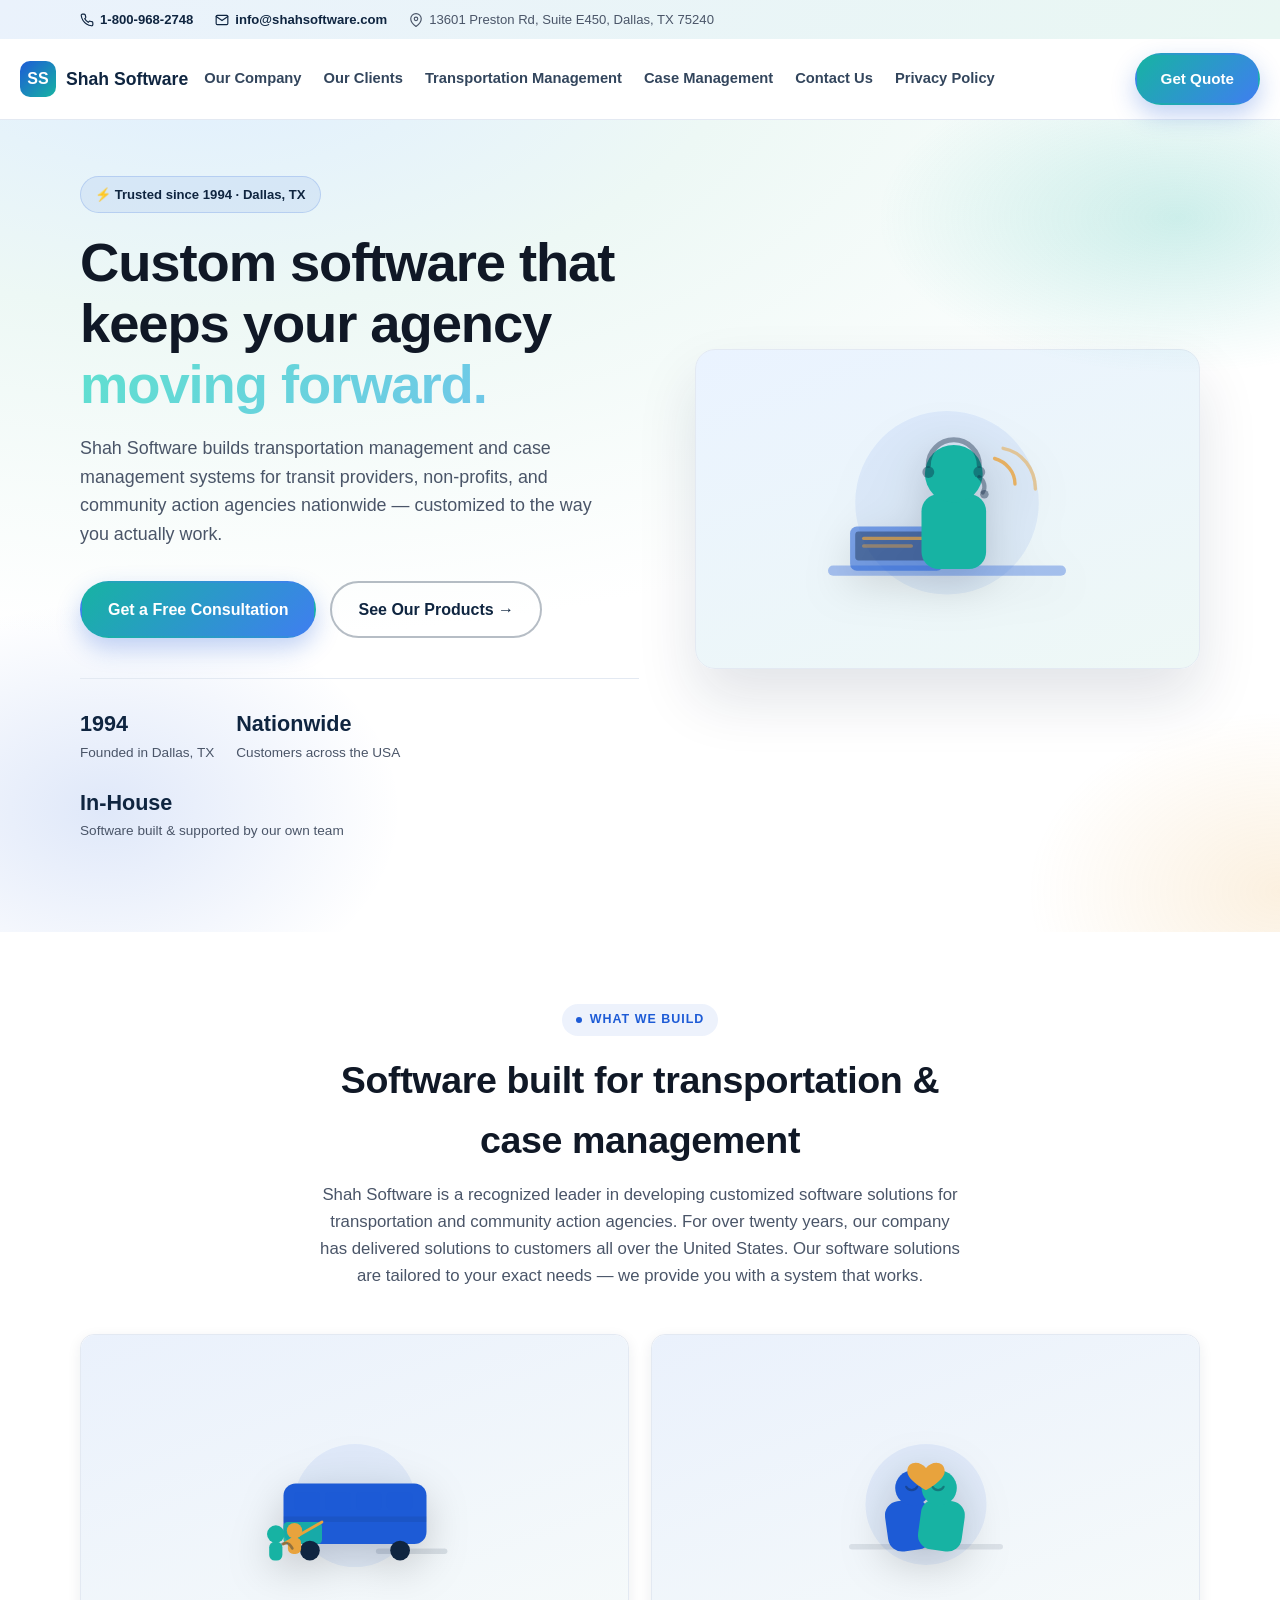
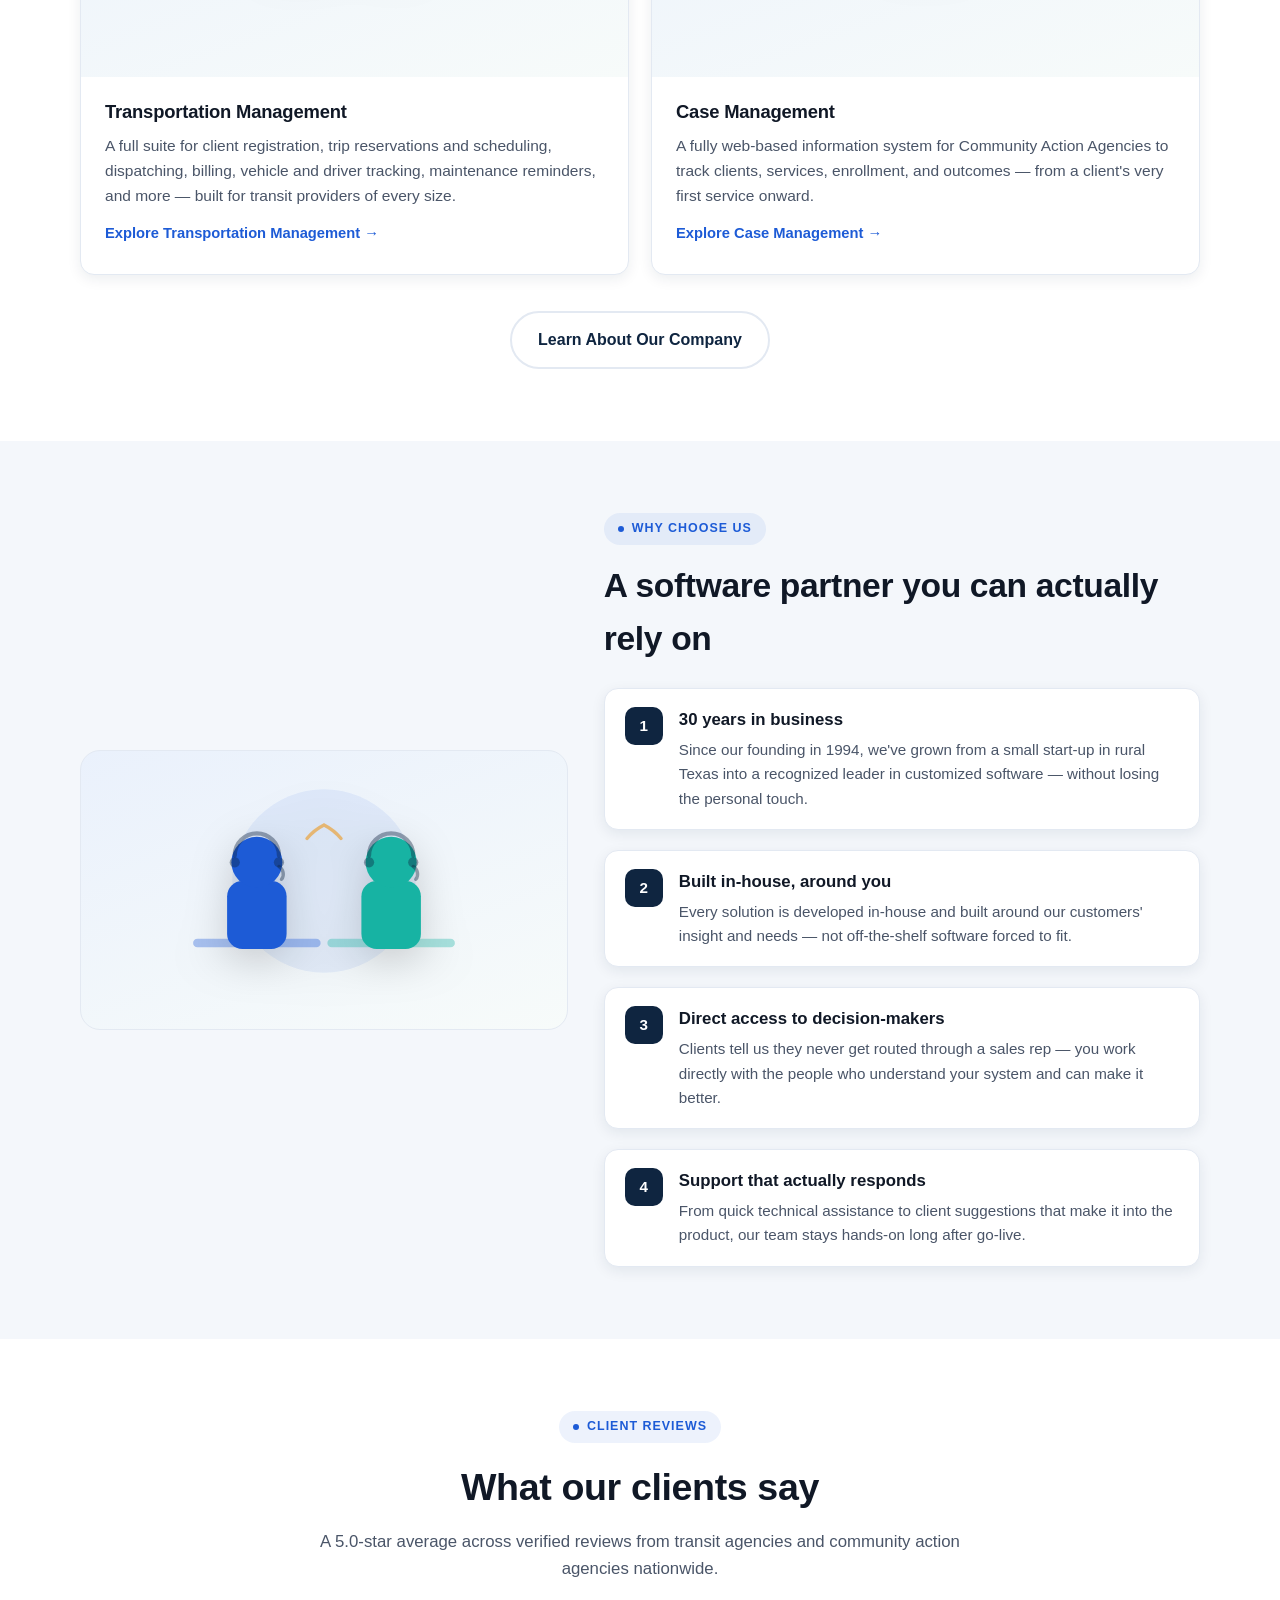
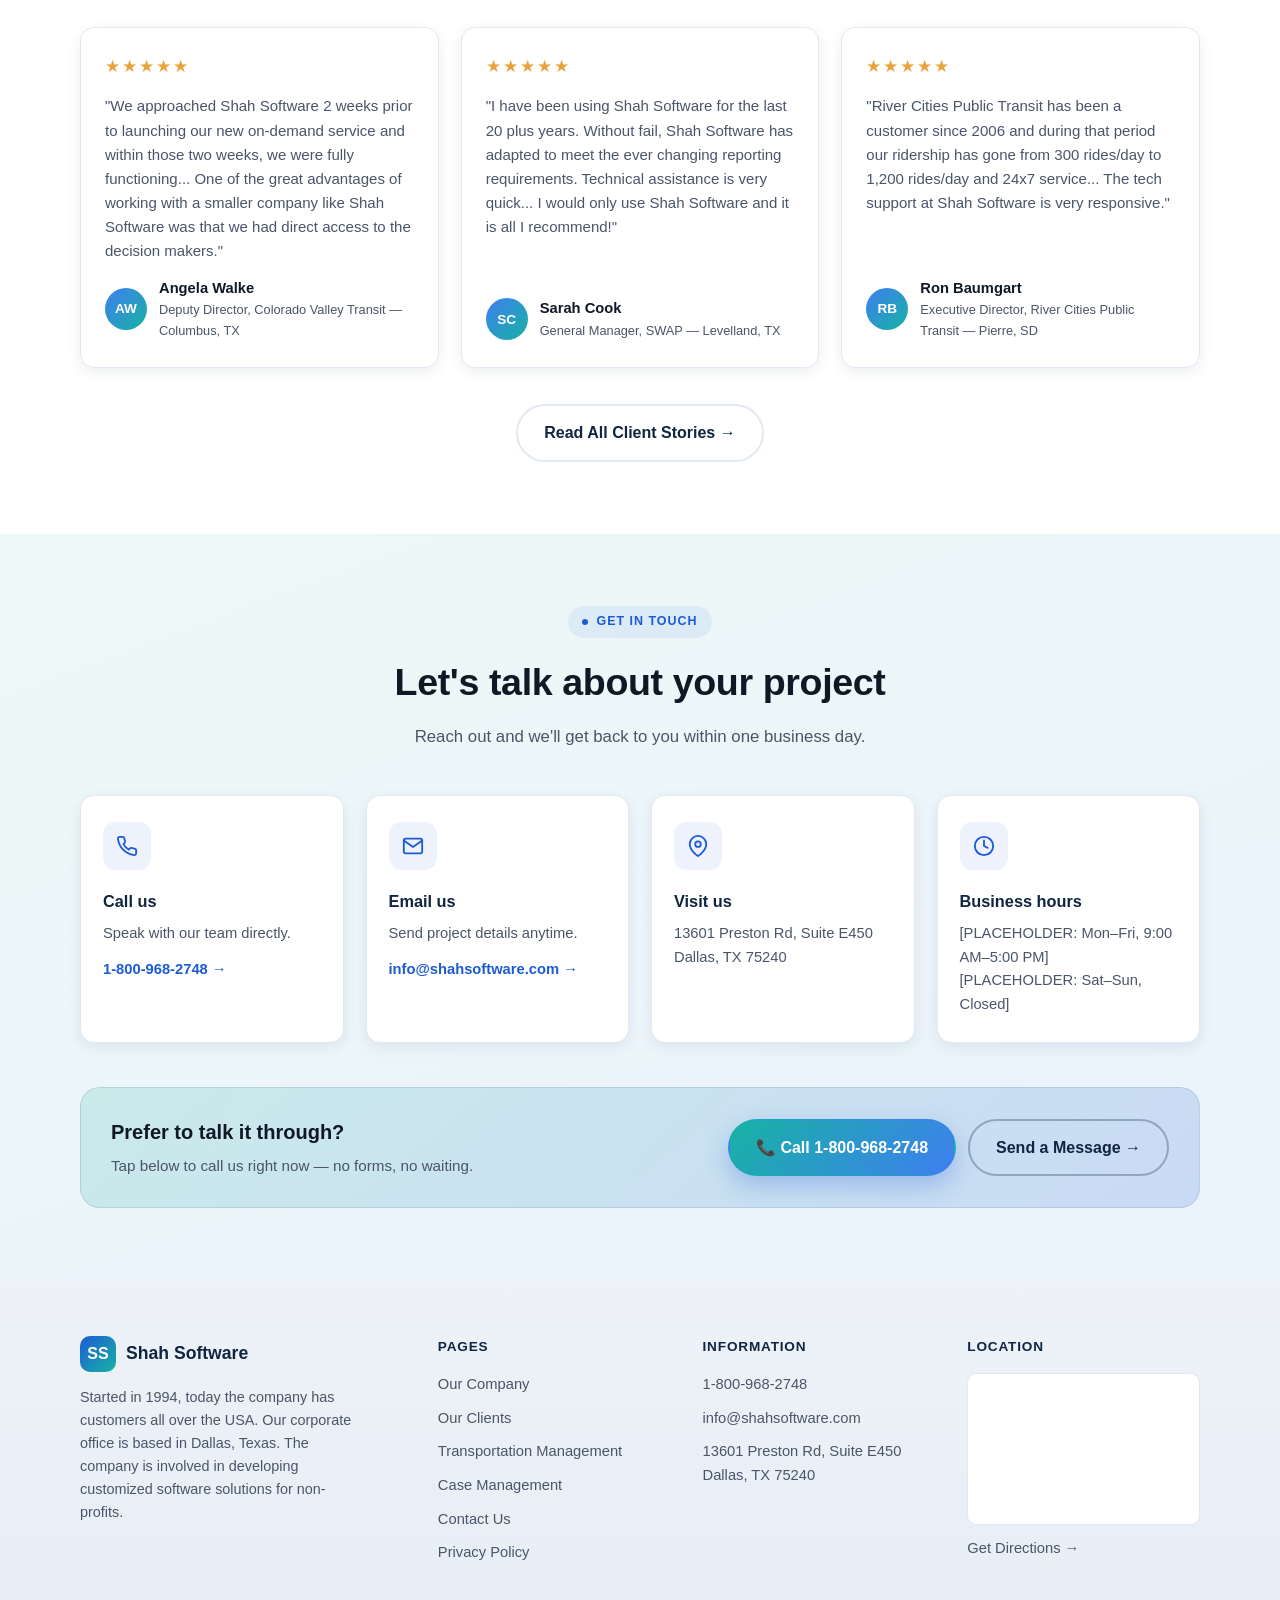
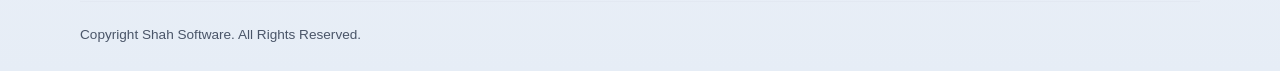
<file: shah-software-light.html>
<!DOCTYPE html>
<html lang="en">
<head>
<meta charset="UTF-8">
<meta name="viewport" content="width=device-width, initial-scale=1.0">
<title>Shah Software | Customized Software Solutions Since 1994</title>
<meta name="description" content="Shah Software builds custom transportation management and case management software for transit providers and community action agencies nationwide.">
<link rel="icon" type="image/svg+xml" href="data:image/svg+xml,%3Csvg xmlns='http://www.w3.org/2000/svg' viewBox='0 0 36 36'%3E%3Cdefs%3E%3ClinearGradient id='g' x1='0' y1='0' x2='1' y2='1'%3E%3Cstop offset='0' stop-color='%231d5bd6'/%3E%3Cstop offset='1' stop-color='%2317b3a3'/%3E%3C/linearGradient%3E%3C/defs%3E%3Crect width='36' height='36' rx='9' fill='url(%23g)'/%3E%3Ctext x='18' y='24' font-family='Arial,Helvetica,sans-serif' font-size='15' font-weight='800' fill='white' text-anchor='middle'%3ESS%3C/text%3E%3C/svg%3E">
<link rel="canonical" href="https://www.shahsoftware.com/">
<meta property="og:type" content="website">
<meta property="og:site_name" content="Shah Software">
<meta property="og:title" content="Shah Software | Customized Software Solutions Since 1994">
<meta property="og:description" content="Shah Software builds custom transportation management and case management software for transit providers and community action agencies nationwide.">
<meta property="og:url" content="https://www.shahsoftware.com/">
<meta property="og:image" content="https://www.shahsoftware.com/[PLACEHOLDER-social-share-image.jpg]">
<meta name="twitter:card" content="summary_large_image">
<meta name="twitter:title" content="Shah Software | Customized Software Solutions Since 1994">
<meta name="twitter:description" content="Shah Software builds custom transportation management and case management software for transit providers and community action agencies nationwide.">
<style>
/* ===========================================================
   Shah Software — shared stylesheet
   Plain HTML + CSS, no JS, no build step.
   =========================================================== */

:root{
  --navy:#0f2540;
  --navy-deep:#0a1a2e;
  --blue:#1d5bd6;
  --blue-light:#3f7ef0;
  --teal:#17b3a3;
  --gold:#e8a33d;
  --ink:#101826;
  --ink-soft:#4a5568;
  --paper:#ffffff;
  --paper-soft:#f4f7fb;
  --line:#e3e9f2;
  --radius-lg:20px;
  --radius-md:14px;
  --radius-sm:10px;
  --shadow:0 10px 30px rgba(15,37,64,0.10);
  --shadow-sm:0 4px 14px rgba(15,37,64,0.08);
  --maxw:1160px;
  --maxw-nav:1400px;

  /* illustration palette (dark theme default: bright accents on navy) */
  --illus-1:#7fe3d4;
  --illus-2:#7fb2ff;
  --illus-3:#e8a33d;
  --illus-navy:#0a1a2e;
  --illus-line:rgba(255,255,255,0.4);
  --illus-bg:rgba(255,255,255,0.08);
}

*,*::before,*::after{box-sizing:border-box;}
html{scroll-behavior:smooth;scrollbar-width:thin;scrollbar-color:var(--teal) var(--paper-soft);}
:target{scroll-margin-top:100px;}
body{
  margin:0;
  font-family:-apple-system,BlinkMacSystemFont,"Segoe UI",Roboto,"Helvetica Neue",Arial,sans-serif;
  color:var(--ink);
  background:var(--paper);
  line-height:1.6;
  -webkit-font-smoothing:antialiased;
}
img{max-width:100%;display:block;}
a{color:inherit;text-decoration:none;}
ul{list-style:none;margin:0;padding:0;}
h1,h2,h3,h4,p{margin:0;}
.wrap{max-width:var(--maxw);margin:0 auto;padding:0 20px;}
section{padding:72px 0;}

/* custom scrollbar (webkit) */
::-webkit-scrollbar{width:10px;height:10px;}
::-webkit-scrollbar-track{background:var(--paper-soft);}
::-webkit-scrollbar-thumb{background:linear-gradient(var(--teal),var(--blue));border-radius:999px;}
::-webkit-scrollbar-thumb:hover{background:linear-gradient(var(--blue),var(--teal));}
::selection{background:rgba(23,179,163,0.3);}

/* accessible, on-brand focus rings (kept for keyboard users; mouse clicks don't trigger it) */
a:focus-visible,button:focus-visible,input:focus-visible,textarea:focus-visible,.btn:focus-visible,label.burger:focus-visible{
  outline:none;box-shadow:0 0 0 3px rgba(29,91,214,0.35);border-radius:8px;
}

.eyebrow{
  display:inline-flex;
  align-items:center;
  gap:8px;
  font-size:.78rem;
  font-weight:700;
  letter-spacing:.08em;
  text-transform:uppercase;
  color:var(--blue);
  background:rgba(29,91,214,0.08);
  padding:6px 14px;
  border-radius:999px;
  margin-bottom:14px;
}
.eyebrow::before{
  content:"";width:6px;height:6px;border-radius:50%;background:var(--blue);flex-shrink:0;
  animation:pulseDot 2.2s ease-in-out infinite;
}
.eyebrow.on-dark{background:rgba(255,255,255,0.1);color:#7fe3d4;}
.eyebrow.on-dark::before{background:#7fe3d4;}
@keyframes pulseDot{0%,100%{opacity:1;transform:scale(1);}50%{opacity:.45;transform:scale(1.5);}}
@media (prefers-reduced-motion:reduce){.eyebrow::before{animation:none;}}

.section-head{max-width:640px;margin:0 auto 44px;text-align:center;}
.section-head.left{margin:0 0 36px;text-align:left;}
.section-head h2{font-size:clamp(1.7rem,4vw,2.35rem);letter-spacing:-0.01em;}
.section-head p{margin-top:12px;color:var(--ink-soft);font-size:1.05rem;}

/* ===== Buttons ===== */
.btn{
  display:inline-flex;
  align-items:center;
  justify-content:center;
  gap:8px;
  padding:14px 26px;
  border-radius:999px;
  font-weight:700;
  font-size:1rem;
  border:2px solid transparent;
  cursor:pointer;
  transition:transform .18s cubic-bezier(.34,1.56,.64,1), box-shadow .2s ease, background .2s ease, color .2s ease, border-color .2s ease;
}
.btn:active{transform:translateY(1px) scale(.97);}
.btn-primary{
  background:linear-gradient(135deg,var(--teal),var(--blue-light));
  color:#fff;
  box-shadow:0 10px 24px rgba(29,91,214,0.28);
}
.btn-primary:hover{box-shadow:0 16px 34px rgba(29,91,214,0.4);transform:translateY(-2px);}
.btn-ghost{background:transparent;border-color:rgba(255,255,255,0.5);color:#fff;}
.btn-ghost:hover{background:rgba(255,255,255,0.12);border-color:#fff;transform:translateY(-2px);}
.btn-outline{background:transparent;border-color:var(--line);color:var(--navy);}
.btn-outline:hover{border-color:var(--blue);color:var(--blue);transform:translateY(-2px);box-shadow:var(--shadow-sm);}
.btn-sm{padding:10px 20px;font-size:.9rem;}

/* ===== Top info bar ===== */
.topbar{
  background:var(--navy-deep);
  color:rgba(255,255,255,0.85);
  font-size:.82rem;
}
.topbar .wrap{
  display:flex;
  flex-wrap:wrap;
  gap:6px 22px;
  align-items:center;
  padding-top:9px;
  padding-bottom:9px;
}
.topbar a{display:inline-flex;align-items:center;gap:6px;font-weight:600;transition:color .18s ease;}
.topbar a:hover{color:#7fe3d4;}
.topbar svg{width:14px;height:14px;flex-shrink:0;}
.topbar .addr{display:inline-flex;align-items:center;gap:6px;color:rgba(255,255,255,0.7);}

/* ===== Header / nav ===== */
header{
  position:sticky;
  top:0;
  z-index:50;
  background:rgba(255,255,255,0.92);
  backdrop-filter:saturate(180%) blur(10px);
  border-bottom:1px solid var(--line);
}
.nav{
  display:flex;
  flex-wrap:wrap;
  align-items:center;
  justify-content:flex-start;
  gap:10px 16px;
  padding:14px 20px;
  max-width:var(--maxw-nav);
  margin:0 auto;
}
.logo{display:flex;align-items:center;gap:10px;font-weight:800;font-size:1.1rem;color:var(--navy);order:1;flex-shrink:0;}
.logo-mark{
  width:36px;height:36px;border-radius:10px;
  background:linear-gradient(135deg,var(--blue),var(--teal));
  display:flex;align-items:center;justify-content:center;
  color:#fff;font-weight:800;font-size:1rem;flex-shrink:0;
  transition:transform .3s ease;
}
.logo:hover .logo-mark{transform:rotate(-8deg) scale(1.06);}
.icon{width:18px;height:18px;flex-shrink:0;}

.nav-toggle{display:none;}
.burger{
  order:4;
  flex-shrink:0;
  display:flex;align-items:center;justify-content:center;
  width:40px;height:40px;border-radius:10px;
  border:1px solid var(--line);background:#fff;cursor:pointer;
  transition:border-color .18s ease, background .18s ease;
}
.burger:hover{border-color:var(--blue);background:var(--paper-soft);}
.nav-links{
  order:5;
  flex-basis:100%;
  max-height:0;
  overflow:hidden;
  transition:max-height .3s ease;
  display:flex;flex-direction:column;
  width:100%;
  font-weight:600;font-size:.98rem;color:var(--navy);
}
.nav-toggle:checked ~ .nav-links{max-height:520px;margin-top:14px;}
.nav-links li{border-top:1px solid var(--line);}
.nav-links a{display:block;padding:13px 4px;opacity:.85;position:relative;transition:opacity .18s ease,color .18s ease;}
.nav-links a:hover,.nav-links a.active{opacity:1;color:var(--blue);}
.nav-cta{
  order:3;
  flex-shrink:0;
  display:inline-flex;
  padding:10px 18px;
  font-size:.88rem;
  margin-left:auto;
}

@media(min-width:1240px){
  .burger,.nav-toggle{display:none;}
  .nav-links{
    order:2;flex-basis:auto;max-height:none;overflow:visible;
    flex-direction:row;width:auto;gap:22px;font-size:.92rem;
  }
  .nav-links li{border-top:none;}
  .nav-links a{padding:4px 0;}
  .nav-links a::after{
    content:"";position:absolute;left:0;right:100%;bottom:-2px;height:2px;border-radius:2px;
    background:linear-gradient(90deg,var(--teal),var(--blue));
    transition:right .25s ease;
  }
  .nav-links a:hover::after,.nav-links a.active::after{right:0;}
  .nav-cta{order:3;padding:12px 24px;font-size:.95rem;}
}

/* ===== Hero (home, large) ===== */
.hero{
  position:relative;
  background:radial-gradient(1200px 600px at 15% -10%, #163a68 0%, var(--navy) 45%, var(--navy-deep) 100%);
  color:#fff;
  overflow:hidden;
  padding:76px 0 90px;
}
.hero::before{
  content:"";position:absolute;inset:0;
  background:radial-gradient(460px 320px at 8% 85%, rgba(63,126,240,0.28), transparent 65%);
  pointer-events:none;
  animation:auroraDriftAlt 18s ease-in-out infinite;
}
.hero::after{
  content:"";position:absolute;inset:0;
  background:
    radial-gradient(500px 260px at 92% 12%, rgba(23,179,163,0.35), transparent 60%),
    radial-gradient(420px 300px at 100% 95%, rgba(232,163,61,0.18), transparent 60%);
  pointer-events:none;
  animation:auroraDrift 14s ease-in-out infinite;
}
@keyframes auroraDrift{
  0%,100%{transform:translate(0,0) scale(1);}
  50%{transform:translate(-26px,18px) scale(1.07);}
}
@keyframes auroraDriftAlt{
  0%,100%{transform:translate(0,0) scale(1);}
  50%{transform:translate(20px,-16px) scale(1.05);}
}
@media (prefers-reduced-motion:reduce){.hero::before,.hero::after{animation:none;}}
.hero-grid{position:relative;display:grid;gap:44px;align-items:center;}
@media(min-width:960px){.hero-grid{grid-template-columns:1.05fr .95fr;gap:56px;}}
@keyframes fadeSlideUp{from{opacity:0;transform:translateY(18px);}to{opacity:1;transform:translateY(0);}}
.hero-grid > *{animation:fadeSlideUp .7s cubic-bezier(.16,1,.3,1) both;}
.hero-grid > *:nth-child(2){animation-delay:.12s;}
@media (prefers-reduced-motion:reduce){.hero-grid > *{animation:none;}}
.hero-badge{
  display:inline-flex;align-items:center;gap:8px;
  background:rgba(255,255,255,0.1);border:1px solid rgba(255,255,255,0.16);
  padding:7px 14px;border-radius:999px;font-size:.82rem;font-weight:600;margin-bottom:20px;
}
.hero h1{font-size:clamp(2.1rem,5.4vw,3.4rem);line-height:1.12;letter-spacing:-0.02em;font-weight:800;}
.hero h1 span{
  background:linear-gradient(135deg,#5fe0cf,#7fb2ff);
  -webkit-background-clip:text;background-clip:text;color:transparent;
}
.hero p.lead{margin-top:18px;font-size:1.12rem;color:rgba(255,255,255,0.82);max-width:52ch;}
.hero-actions{display:flex;flex-wrap:wrap;gap:14px;margin-top:32px;}
.hero-trust{display:flex;flex-wrap:wrap;gap:22px;margin-top:40px;padding-top:28px;border-top:1px solid rgba(255,255,255,0.14);}
.hero-trust div{font-size:.85rem;color:rgba(255,255,255,0.7);transition:transform .2s ease;cursor:default;}
.hero-trust div:hover{transform:translateY(-3px);}
.hero-trust strong{display:block;font-size:1.35rem;color:#fff;font-weight:800;transition:color .2s ease;}
.hero-trust div:hover strong{color:#7fe3d4;}
.hero-media{
  position:relative;border-radius:var(--radius-lg);overflow:hidden;
  background:linear-gradient(160deg,#1c3f6e,#0d2542);
  border:1px solid rgba(255,255,255,0.14);min-height:320px;
  display:flex;align-items:center;justify-content:center;
  box-shadow:0 30px 60px rgba(0,0,0,0.35);
  transition:transform .4s cubic-bezier(.16,1,.3,1);
}
.hero-media:hover{transform:translateY(-4px);}
.placeholder-tag{
  color:rgba(255,255,255,0.65);font-size:.85rem;font-weight:700;letter-spacing:.03em;
  text-align:center;padding:20px;border:2px dashed rgba(255,255,255,0.28);
  border-radius:var(--radius-md);margin:20px;
}

/* ===== Page hero (inner pages, compact) ===== */
.page-hero{
  position:relative;
  background:radial-gradient(1000px 500px at 10% -20%, #163a68 0%, var(--navy) 45%, var(--navy-deep) 100%);
  color:#fff;padding:56px 0 64px;overflow:hidden;
}
.page-hero::after{
  content:"";position:absolute;inset:0;
  background:radial-gradient(480px 240px at 95% 10%, rgba(23,179,163,0.32), transparent 60%);
  pointer-events:none;
  animation:auroraDrift 16s ease-in-out infinite;
}
@media (prefers-reduced-motion:reduce){.page-hero::after{animation:none;}}
.page-hero .wrap{position:relative;}
.page-hero .wrap > *{animation:fadeSlideUp .6s cubic-bezier(.16,1,.3,1) both;}
@media (prefers-reduced-motion:reduce){.page-hero .wrap > *{animation:none;}}
.page-hero h1{font-size:clamp(1.9rem,4.6vw,2.7rem);letter-spacing:-0.01em;font-weight:800;}
.page-hero p{margin-top:14px;color:rgba(255,255,255,0.8);font-size:1.05rem;max-width:60ch;}
.page-hero-media{
  margin-top:32px;border-radius:var(--radius-lg);overflow:hidden;
  background:linear-gradient(160deg,#1c3f6e,#0d2542);
  border:1px solid rgba(255,255,255,0.14);min-height:200px;
  display:flex;align-items:center;justify-content:center;
  box-shadow:0 20px 40px rgba(0,0,0,0.3);
}

/* ===== Logos / trusted strip ===== */
.strip{background:var(--paper-soft);border-bottom:1px solid var(--line);padding:26px 0;}
.strip .wrap{display:flex;flex-wrap:wrap;gap:14px 34px;align-items:center;justify-content:center;color:var(--ink-soft);font-size:.85rem;font-weight:600;text-align:center;}

/* ===== Grids / cards ===== */
.grid-3{display:grid;gap:22px;grid-template-columns:1fr;}
@media(min-width:680px){.grid-3{grid-template-columns:repeat(2,1fr);}}
@media(min-width:980px){.grid-3{grid-template-columns:repeat(3,1fr);}}
.grid-2{display:grid;gap:22px;grid-template-columns:1fr;}
@media(min-width:680px){.grid-2{grid-template-columns:repeat(2,1fr);}}

.card{
  background:#fff;border:1px solid var(--line);border-radius:var(--radius-md);
  padding:28px 24px;box-shadow:var(--shadow-sm);
  transition:transform .3s cubic-bezier(.16,1,.3,1), box-shadow .3s ease, border-color .3s ease;
}
.card:hover{transform:translateY(-6px);box-shadow:0 18px 40px rgba(29,91,214,0.16);border-color:rgba(23,179,163,0.45);}
.card-icon{
  width:48px;height:48px;border-radius:12px;
  display:flex;align-items:center;justify-content:center;
  background:linear-gradient(135deg,rgba(29,91,214,0.12),rgba(23,179,163,0.14));
  color:var(--blue);margin-bottom:18px;
  transition:transform .3s cubic-bezier(.34,1.56,.64,1);
}
.card:hover .card-icon,.why-item:hover .card-icon{transform:scale(1.1) rotate(-4deg);}
.card h3{font-size:1.15rem;margin-bottom:8px;letter-spacing:-0.01em;}
.card p{color:var(--ink-soft);font-size:.97rem;}
.card .card-media{
  margin:-28px -24px 20px;border-radius:var(--radius-md) var(--radius-md) 0 0;
  overflow:hidden;aspect-ratio:16/10;
  background:linear-gradient(160deg,#eaf1fc,#f7fbfa);
  display:flex;align-items:center;justify-content:center;
}
.card .card-media .placeholder-tag{color:var(--ink-soft);border-color:#c7d6ec;font-size:.75rem;margin:14px;}
.card a.card-link{display:inline-flex;align-items:center;gap:6px;margin-top:14px;font-weight:700;color:var(--blue);font-size:.92rem;transition:color .18s ease,transform .18s ease;}
.card a.card-link:hover{color:var(--teal);transform:translateX(4px);}

/* ===== Why choose us ===== */
.why{background:var(--paper-soft);}
.why-grid{display:grid;gap:36px;align-items:center;}
@media(min-width:940px){.why-grid{grid-template-columns:.9fr 1.1fr;}}
.why-media{
  border-radius:var(--radius-lg);background:linear-gradient(160deg,#eaf1fc,#f7fbfa);
  border:1px solid var(--line);min-height:280px;display:flex;align-items:center;justify-content:center;
}
.why-media .placeholder-tag{color:var(--ink-soft);border-color:#c7d6ec;}
.why-list{display:grid;gap:20px;}
.why-item{
  display:flex;gap:16px;align-items:flex-start;background:#fff;border:1px solid var(--line);
  border-radius:var(--radius-md);padding:18px 20px;box-shadow:var(--shadow-sm);
  transition:transform .3s cubic-bezier(.16,1,.3,1), box-shadow .3s ease, border-color .3s ease;
}
.why-item:hover{transform:translateX(6px);box-shadow:0 14px 30px rgba(29,91,214,0.14);border-color:rgba(23,179,163,0.4);}
.why-item .num{
  flex-shrink:0;width:38px;height:38px;border-radius:10px;background:var(--navy);color:#fff;
  font-weight:800;display:flex;align-items:center;justify-content:center;font-size:.95rem;
  transition:background .3s ease,transform .3s cubic-bezier(.34,1.56,.64,1);
}
.why-item:hover .num{background:linear-gradient(135deg,var(--teal),var(--blue));transform:scale(1.08);}
.why-item h3{font-size:1.05rem;margin-bottom:4px;}
.why-item p{color:var(--ink-soft);font-size:.95rem;}

/* ===== Reviews / testimonials ===== */
.reviews-grid{display:grid;gap:22px;grid-template-columns:1fr;}
@media(min-width:760px){.reviews-grid{grid-template-columns:repeat(3,1fr);}}
.review-card{
  background:#fff;border:1px solid var(--line);border-radius:var(--radius-md);
  padding:26px 24px;box-shadow:var(--shadow-sm);display:flex;flex-direction:column;gap:14px;
  transition:transform .3s cubic-bezier(.16,1,.3,1), box-shadow .3s ease, border-color .3s ease;
}
.review-card:hover{transform:translateY(-6px);box-shadow:0 18px 40px rgba(232,163,61,0.18);border-color:rgba(232,163,61,0.5);}
.stars{color:var(--gold);font-size:1.05rem;letter-spacing:2px;}
.review-card p.quote{color:var(--ink-soft);font-size:.94rem;flex-grow:1;}
.reviewer{display:flex;align-items:center;gap:12px;}
.avatar{
  width:42px;height:42px;border-radius:50%;
  background:linear-gradient(135deg,var(--blue-light),var(--teal));
  color:#fff;display:flex;align-items:center;justify-content:center;font-weight:700;font-size:.85rem;flex-shrink:0;
}
.reviewer .name{font-weight:700;font-size:.92rem;}
.reviewer .role{color:var(--ink-soft);font-size:.8rem;}

.testimonial-full{
  display:grid;gap:24px;
}
.testimonial-full .review-card{padding:30px;}
.testimonial-full p.quote{font-size:1rem;color:var(--ink-soft);}
.rating-summary{
  display:flex;align-items:center;gap:14px;flex-wrap:wrap;
  background:#fff;border:1px solid var(--line);border-radius:var(--radius-md);
  padding:18px 22px;box-shadow:var(--shadow-sm);margin-bottom:36px;
}
.rating-summary .stars{font-size:1.3rem;}
.rating-summary strong{font-size:1.1rem;}
.rating-summary span{color:var(--ink-soft);font-size:.92rem;}

/* ===== Feature grid (Transportation / Case Management) ===== */
.feature-grid{display:grid;gap:24px;grid-template-columns:1fr;}
@media(min-width:680px){.feature-grid{grid-template-columns:repeat(2,1fr);}}
@media(min-width:980px){.feature-grid.cols-3{grid-template-columns:repeat(3,1fr);}}
.feature-card{display:flex;gap:16px;align-items:flex-start;padding:6px 0;transition:transform .25s ease;}
.feature-card:hover{transform:translateX(4px);}
.feature-card .card-icon{margin-bottom:0;}
.feature-card h3{font-size:1.03rem;margin-bottom:6px;}
.feature-card p{color:var(--ink-soft);font-size:.93rem;}

.intro-copy{max-width:760px;margin:0 auto 48px;text-align:center;color:var(--ink-soft);font-size:1.05rem;}

/* ===== Spotlight / article banner ===== */
.spotlight{background:var(--paper-soft);}
.spotlight-grid{display:grid;gap:32px;align-items:center;}
@media(min-width:860px){.spotlight-grid{grid-template-columns:1.1fr .9fr;}}
.spotlight-tag{
  display:inline-block;background:var(--gold);color:#fff;font-weight:800;font-size:.78rem;
  letter-spacing:.05em;text-transform:uppercase;padding:7px 14px;border-radius:6px;margin-bottom:16px;
}
.spotlight h3{font-size:clamp(1.4rem,3vw,1.9rem);letter-spacing:-0.01em;margin-bottom:14px;}
.spotlight p{color:var(--ink-soft);}
.spotlight-media{
  border-radius:var(--radius-lg);overflow:hidden;background:linear-gradient(160deg,#e4ecf9,#eef6f4);
  border:1px solid var(--line);min-height:220px;display:flex;align-items:center;justify-content:center;
  transition:transform .4s cubic-bezier(.16,1,.3,1);
}
.spotlight-media:hover{transform:translateY(-4px);}
.spotlight-media .placeholder-tag{color:var(--ink-soft);border-color:#c7d6ec;}

/* ===== Contact ===== */
.contact-hero-strip{background:linear-gradient(160deg,var(--navy-deep),var(--navy));color:#fff;}
.contact-grid{display:grid;gap:22px;grid-template-columns:1fr;}
@media(min-width:760px){.contact-grid{grid-template-columns:repeat(2,1fr);}}
@media(min-width:1040px){.contact-grid{grid-template-columns:repeat(4,1fr);}}
.contact-card{
  background:rgba(255,255,255,0.06);border:1px solid rgba(255,255,255,0.14);
  border-radius:var(--radius-md);padding:26px 22px;text-align:left;
  transition:transform .3s cubic-bezier(.16,1,.3,1), background .3s ease, border-color .3s ease;
}
.contact-card:hover{transform:translateY(-6px);background:rgba(255,255,255,0.1);border-color:rgba(127,227,212,0.5);}
.contact-card .card-icon{background:rgba(255,255,255,0.1);color:#7fe3d4;}
.contact-card h3{font-size:1.02rem;margin-bottom:8px;}
.contact-card p{color:rgba(255,255,255,0.72);font-size:.92rem;}
.contact-card a.link{display:inline-flex;align-items:center;gap:6px;margin-top:12px;font-weight:700;color:#7fe3d4;font-size:.92rem;transition:color .18s ease,transform .18s ease;}
.contact-card a.link:hover{color:#fff;transform:translateX(4px);}
.call-banner{
  margin-top:44px;display:flex;flex-wrap:wrap;gap:20px;align-items:center;justify-content:space-between;
  background:linear-gradient(135deg,rgba(23,179,163,0.16),rgba(29,91,214,0.16));
  border:1px solid rgba(255,255,255,0.16);border-radius:var(--radius-lg);padding:28px 30px;
  transition:transform .3s ease,box-shadow .3s ease;
}
.call-banner:hover{transform:translateY(-3px);box-shadow:0 20px 44px rgba(29,91,214,0.14);}
.call-banner h3{font-size:1.25rem;margin-bottom:6px;}
.call-banner p{color:rgba(255,255,255,0.72);font-size:.95rem;}

/* ===== Contact page: info + form ===== */
.contact-layout{display:grid;gap:44px;grid-template-columns:1fr;}
@media(min-width:900px){.contact-layout{grid-template-columns:.85fr 1.15fr;}}
.info-block h2{font-size:1.4rem;margin-bottom:20px;}
.info-list{display:grid;gap:18px;}
.info-list li{display:flex;gap:14px;align-items:flex-start;}
.info-list .card-icon{background:rgba(29,91,214,0.1);}
.info-list strong{display:block;font-size:.98rem;}
.info-list a,.info-list span.value{color:var(--ink-soft);font-size:.95rem;}
.info-list a{transition:color .18s ease;}
.info-list a:hover{color:var(--blue);}
.hours-note{margin-top:22px;padding:16px 18px;background:var(--paper-soft);border:1px dashed var(--line);border-radius:var(--radius-sm);color:var(--ink-soft);font-size:.88rem;}

.form-card{background:#fff;border:1px solid var(--line);border-radius:var(--radius-lg);padding:32px;box-shadow:var(--shadow-sm);}
.form-card h2{font-size:1.4rem;margin-bottom:6px;}
.form-card > p{color:var(--ink-soft);font-size:.94rem;margin-bottom:24px;}
.form-row{display:grid;gap:16px;grid-template-columns:1fr;margin-bottom:16px;}
@media(min-width:560px){.form-row.two{grid-template-columns:1fr 1fr;}}
label{display:block;font-size:.85rem;font-weight:700;color:var(--navy);margin-bottom:6px;}
input[type=text],input[type=email],input[type=tel],textarea{
  width:100%;padding:12px 14px;border:1px solid var(--line);border-radius:var(--radius-sm);
  font:inherit;color:var(--ink);background:var(--paper-soft);
  transition:border-color .18s ease, background .18s ease, box-shadow .18s ease;
}
input:focus,textarea:focus{outline:none;border-color:var(--blue-light);background:#fff;box-shadow:0 0 0 3px rgba(29,91,214,0.14);}
textarea{resize:vertical;min-height:110px;}
.checkbox-group{display:grid;gap:10px;grid-template-columns:1fr;margin-top:6px;}
@media(min-width:560px){.checkbox-group{grid-template-columns:1fr 1fr;}}
.checkbox-group label{
  display:flex;align-items:center;gap:8px;font-weight:600;font-size:.9rem;color:var(--ink);margin-bottom:0;
}
.checkbox-group input{width:16px;height:16px;accent-color:var(--blue);}
.form-note{margin-top:18px;font-size:.82rem;color:var(--ink-soft);background:var(--paper-soft);border:1px dashed var(--line);border-radius:var(--radius-sm);padding:12px 14px;}

.map-embed{
  border-radius:var(--radius-lg);overflow:hidden;border:1px solid var(--line);
  background:var(--paper-soft);min-height:280px;display:flex;align-items:center;justify-content:center;
  margin-top:56px;
}
.map-embed .placeholder-tag{color:var(--ink-soft);border-color:#c7d6ec;}

/* ===== Prose (privacy policy) ===== */
.prose{max-width:820px;margin:0 auto;}
.prose h2{font-size:1.3rem;margin:38px 0 12px;letter-spacing:-0.01em;}
.prose h2:first-child{margin-top:0;}
.prose h3{font-size:1.05rem;margin:22px 0 8px;}
.prose p{color:var(--ink-soft);margin-bottom:14px;font-size:.98rem;}
.prose ul{list-style:disc;padding-left:22px;margin-bottom:14px;}
.prose li{color:var(--ink-soft);font-size:.98rem;margin-bottom:6px;}
.prose .meta{color:var(--ink-soft);font-size:.9rem;margin-bottom:30px;}
.prose a{color:var(--blue);text-decoration:underline;}

/* ===== Footer ===== */
footer{background:var(--navy-deep);color:rgba(255,255,255,0.7);padding:56px 0 26px;font-size:.92rem;}
.footer-grid{display:grid;gap:32px;grid-template-columns:1fr;padding-bottom:36px;border-bottom:1px solid rgba(255,255,255,0.12);}
@media(min-width:760px){.footer-grid{grid-template-columns:1.4fr 1fr 1fr 1fr;}}
.footer-brand .logo{color:#fff;margin-bottom:14px;}
.footer-brand p{color:rgba(255,255,255,0.6);font-size:.9rem;max-width:36ch;}
.footer-col h4{color:#fff;font-size:.85rem;text-transform:uppercase;letter-spacing:.06em;margin-bottom:16px;}
.footer-col ul{display:grid;gap:10px;}
.footer-col a{transition:color .18s ease, transform .18s ease;display:inline-block;}
.footer-col a:hover{color:#fff;transform:translateX(3px);}
.footer-col li.plain{color:rgba(255,255,255,0.6);}
.footer-map{
  border-radius:var(--radius-sm);overflow:hidden;border:1px solid rgba(255,255,255,0.14);
  min-height:120px;background:rgba(255,255,255,0.05);display:flex;align-items:center;justify-content:center;
}
.footer-map .placeholder-tag{margin:10px;padding:12px;font-size:.72rem;}
.footer-bottom{display:flex;flex-wrap:wrap;gap:12px;align-items:center;justify-content:space-between;padding-top:22px;font-size:.85rem;color:rgba(255,255,255,0.5);}


/* ===== Illustrations (replace image placeholders; theme via CSS vars) ===== */
.illus{width:100%;height:100%;display:flex;align-items:center;justify-content:center;padding:20px;}
.illus svg{width:82%;max-width:340px;height:auto;filter:drop-shadow(0 12px 20px rgba(0,0,0,0.18));animation:illusFloat 5s ease-in-out infinite;}
@media (prefers-reduced-motion:reduce){.illus svg{animation:none;}}
@keyframes illusFloat{0%,100%{transform:translateY(0);}50%{transform:translateY(-10px);}}
.card .card-media .illus{padding:0;}
.card .card-media .illus svg{max-width:220px;}

/* ===== Live map embeds ===== */
.map-embed iframe,.footer-map iframe{width:100%;height:100%;min-height:inherit;border:0;display:block;}
.map-embed{padding:0;}
.footer-map{padding:0;}

/* ===== Extra interactive polish (bells & whistles) ===== */
.btn{position:relative;overflow:hidden;}
.btn::before{
  content:"";position:absolute;top:0;left:-60%;width:40%;height:100%;
  background:linear-gradient(120deg,transparent,rgba(255,255,255,0.45),transparent);
  transform:skewX(-20deg);transition:left .6s ease;pointer-events:none;
}
.btn:hover::before{left:120%;}

.hero h1 span{
  background-size:200% auto;
  animation:shimmerText 5s linear infinite;
}
@keyframes shimmerText{0%{background-position:0% 50%;}100%{background-position:200% 50%;}}
@media (prefers-reduced-motion:reduce){.hero h1 span{animation:none;}}

.testimonial-full .review-card,.reviews-grid .review-card{transform-style:preserve-3d;perspective:800px;}
.testimonial-full .review-card:hover,.reviews-grid .review-card:hover{transform:translateY(-6px) rotateX(2deg) rotateY(-2deg);}

.logo-mark{position:relative;}
.logo-mark::after{
  content:"";position:absolute;inset:-4px;border-radius:14px;border:2px solid var(--teal);
  opacity:0;transform:scale(.85);transition:opacity .3s ease, transform .3s ease;pointer-events:none;
}
.logo:hover .logo-mark::after{opacity:.6;transform:scale(1);}

/* ===========================================================
   Single-file page switching (no JS): each "page" is shown/hidden
   via the URL fragment (:target). #home is the default view.
   =========================================================== */
main.pages{display:flex;flex-direction:column;}
.page{display:none;}
.page:target{display:block;}
#home{display:block;order:-1;}
:target ~ #home{display:none;}

body:has(#our-company:target) .nav-links a[href="#our-company"],
body:has(#our-clients:target) .nav-links a[href="#our-clients"],
body:has(#transportation-management:target) .nav-links a[href="#transportation-management"],
body:has(#case-management:target) .nav-links a[href="#case-management"],
body:has(#contact:target) .nav-links a[href="#contact"],
body:has(#privacy-policy:target) .nav-links a[href="#privacy-policy"]{
  opacity:1;color:var(--blue);
}
body:has(#our-company:target) .nav-links a[href="#our-company"]::after,
body:has(#our-clients:target) .nav-links a[href="#our-clients"]::after,
body:has(#transportation-management:target) .nav-links a[href="#transportation-management"]::after,
body:has(#case-management:target) .nav-links a[href="#case-management"]::after,
body:has(#contact:target) .nav-links a[href="#contact"]::after,
body:has(#privacy-policy:target) .nav-links a[href="#privacy-policy"]::after{
  right:0;
}

/* ===========================================================
   Light theme overrides — redefines the dark-surface sections
   (hero, page-hero, topbar, footer, contact strip) for a bright,
   airy look while keeping the same brand accent colors.
   =========================================================== */
:root{
  --illus-1:#17b3a3;
  --illus-2:#1d5bd6;
  --illus-3:#e8a33d;
  --illus-navy:#0f2540;
  --illus-line:rgba(15,37,64,0.4);
  --illus-bg:rgba(29,91,214,0.08);
}

.topbar{
  background:linear-gradient(120deg,#eaf2fc,#e9f7f3);
  color:var(--navy);
}
.topbar a:hover{color:var(--blue);}
.topbar .addr{color:var(--ink-soft);}

.hero{
  background:radial-gradient(1200px 600px at 15% -10%, #dfeeff 0%, #edf8f5 45%, #ffffff 100%);
  color:var(--ink);
}
.hero::before{
  background:radial-gradient(460px 320px at 8% 85%, rgba(29,91,214,0.14), transparent 65%);
}
.hero::after{
  background:
    radial-gradient(500px 260px at 92% 12%, rgba(23,179,163,0.2), transparent 60%),
    radial-gradient(420px 300px at 100% 95%, rgba(232,163,61,0.16), transparent 60%);
}
.hero-badge{
  background:rgba(29,91,214,0.08);border:1px solid rgba(29,91,214,0.18);color:var(--navy);
}
.hero p.lead{color:var(--ink-soft);}
.hero-trust{border-top-color:var(--line);}
.hero-trust div{color:var(--ink-soft);}
.hero-trust strong{color:var(--navy);}
.hero-trust div:hover strong{color:var(--teal);}
.hero-media{
  background:linear-gradient(160deg,#eaf3ff,#eef8f6);
  border:1px solid var(--line);
  box-shadow:0 30px 60px rgba(15,37,64,0.12);
}

.page-hero{
  background:radial-gradient(1000px 500px at 10% -20%, #dfeeff 0%, #edf8f5 45%, #ffffff 100%);
  color:var(--ink);
}
.page-hero::after{
  background:radial-gradient(480px 240px at 95% 10%, rgba(23,179,163,0.2), transparent 60%);
}
.page-hero-media{
  background:linear-gradient(160deg,#eaf3ff,#eef8f6);
  border:1px solid var(--line);
  box-shadow:0 20px 40px rgba(15,37,64,0.1);
}

.contact-hero-strip{background:linear-gradient(160deg,#eef8f6,#eaf2fc);color:var(--ink);}
.contact-card{
  background:#ffffff;border:1px solid var(--line);
  box-shadow:var(--shadow-sm);
}
.contact-card:hover{background:#ffffff;border-color:rgba(23,179,163,0.45);box-shadow:0 18px 40px rgba(29,91,214,0.12);}
.contact-card .card-icon{background:rgba(29,91,214,0.08);color:var(--blue);}
.contact-card h3{color:var(--navy);}
.contact-card p{color:var(--ink-soft);}
.contact-card a.link{color:var(--blue);}
.contact-card a.link:hover{color:var(--teal);}

.call-banner{
  border:1px solid rgba(15,37,64,0.1);
}
.call-banner p{color:var(--ink-soft);}

footer{background:linear-gradient(180deg,#eef2f8,#e6edf6);color:var(--ink-soft);}
.footer-grid{border-bottom-color:var(--line);}
.footer-brand .logo{color:var(--navy);}
.footer-brand p{color:var(--ink-soft);}
.footer-col h4{color:var(--navy);}
.footer-col a:hover{color:var(--blue);}
.footer-col li.plain{color:var(--ink-soft);}
.footer-map{background:#ffffff;border:1px solid var(--line);}
.footer-bottom{color:var(--ink-soft);}

.eyebrow.on-dark{background:rgba(29,91,214,0.08);color:var(--blue);}
.eyebrow.on-dark::before{background:var(--blue);}

.btn-ghost{border-color:rgba(15,37,64,0.3);color:var(--navy);}
.btn-ghost:hover{background:rgba(15,37,64,0.06);border-color:var(--navy);}

</style>
</head>
<body>

<div class="topbar">
  <div class="wrap">
    <a href="tel:+18009682748">
      <svg viewBox="0 0 24 24" fill="none" stroke="currentColor" stroke-width="2" stroke-linecap="round" stroke-linejoin="round"><path d="M22 16.92v3a2 2 0 0 1-2.18 2 19.79 19.79 0 0 1-8.63-3.07 19.5 19.5 0 0 1-6-6 19.79 19.79 0 0 1-3.07-8.67A2 2 0 0 1 4.11 2h3a2 2 0 0 1 2 1.72c.127.96.361 1.903.7 2.81a2 2 0 0 1-.45 2.11L8.09 9.91a16 16 0 0 0 6 6l1.27-1.27a2 2 0 0 1 2.11-.45c.907.339 1.85.573 2.81.7A2 2 0 0 1 22 16.92z"/></svg>
      1-800-968-2748
    </a>
    <a href="mailto:info@shahsoftware.com">
      <svg viewBox="0 0 24 24" fill="none" stroke="currentColor" stroke-width="2" stroke-linecap="round" stroke-linejoin="round"><path d="M4 4h16c1.1 0 2 .9 2 2v12c0 1.1-.9 2-2 2H4c-1.1 0-2-.9-2-2V6c0-1.1.9-2 2-2z"/><polyline points="22,6 12,13 2,6"/></svg>
      info@shahsoftware.com
    </a>
    <span class="addr">
      <svg viewBox="0 0 24 24" fill="none" stroke="currentColor" stroke-width="2" stroke-linecap="round" stroke-linejoin="round"><path d="M21 10c0 7-9 13-9 13s-9-6-9-13a9 9 0 0 1 18 0z"/><circle cx="12" cy="10" r="3"/></svg>
      13601 Preston Rd, Suite E450, Dallas, TX 75240
    </span>
  </div>
</div>

<header>
  <nav class="nav">
    <a href="#home" class="logo">
      <span class="logo-mark">SS</span>
      Shah Software
    </a>

    <input type="checkbox" id="nav-toggle" class="nav-toggle">

    <ul class="nav-links">
      <li><a href="#our-company">Our Company</a></li>
      <li><a href="#our-clients">Our Clients</a></li>
      <li><a href="#transportation-management">Transportation Management</a></li>
      <li><a href="#case-management">Case Management</a></li>
      <li><a href="#contact">Contact Us</a></li>
      <li><a href="#privacy-policy">Privacy Policy</a></li>
    </ul>

    <a href="#contact" class="btn btn-primary nav-cta">Get Quote</a>

    <label for="nav-toggle" class="burger" aria-label="Menu">
      <svg class="icon" viewBox="0 0 24 24" fill="none" stroke="currentColor" stroke-width="2" stroke-linecap="round"><line x1="3" y1="6" x2="21" y2="6"/><line x1="3" y1="12" x2="21" y2="12"/><line x1="3" y1="18" x2="21" y2="18"/></svg>
    </label>
  </nav>
</header>

<main class="pages">
<div id="our-company" class="page">


  <section class="page-hero">
    <div class="wrap">
      <span class="eyebrow on-dark">Our Company</span>
      <h1>Providing customized software solutions since 1994</h1>
      <p>From a small start-up in rural Texas to a nationwide leader — see how Shah Software got here.</p>
      <div class="page-hero-media">
        <div class="illus"><svg viewBox="0 0 400 260" role="img" aria-label="Support staff wearing headsets in the office">
<circle cx="200" cy="120" r="108" fill="var(--illus-bg)"/>
<rect x="46" y="188" width="150" height="10" rx="5" fill="var(--illus-2)" opacity=".35"/>
<rect x="204" y="188" width="150" height="10" rx="5" fill="var(--illus-1)" opacity=".35"/>
<rect x="86" y="120" width="70" height="80" rx="18" fill="var(--illus-2)"/>
<circle cx="121" cy="98" r="30" fill="var(--illus-2)"/>
<path d="M95 90a26 26 0 0 1 52 0" fill="none" stroke="var(--illus-line)" stroke-width="5" stroke-linecap="round"/>
<circle cx="95" cy="98" r="6" fill="var(--illus-line)"/>
<circle cx="147" cy="98" r="6" fill="var(--illus-line)"/>
<path d="M147 103c5 3 7 10 3 15" fill="none" stroke="var(--illus-line)" stroke-width="4" stroke-linecap="round"/>
<rect x="244" y="120" width="70" height="80" rx="18" fill="var(--illus-1)"/>
<circle cx="279" cy="98" r="30" fill="var(--illus-1)"/>
<path d="M253 90a26 26 0 0 1 52 0" fill="none" stroke="var(--illus-line)" stroke-width="5" stroke-linecap="round"/>
<circle cx="253" cy="98" r="6" fill="var(--illus-line)"/>
<circle cx="305" cy="98" r="6" fill="var(--illus-line)"/>
<path d="M305 103c5 3 7 10 3 15" fill="none" stroke="var(--illus-line)" stroke-width="4" stroke-linecap="round"/>
<path d="M180 70c8-10 20-16 20-16s12 6 20 16" fill="none" stroke="var(--illus-3)" stroke-width="4" stroke-linecap="round" opacity=".7"/>
</svg></div>
      </div>
    </div>
  </section>

  <section>
    <div class="wrap prose">
      <h2>Our Company</h2>
      <p>Since our founding in 1994, our company has grown from a small start-up in rural Texas to being a recognized leader in developing customized software solutions. For over 20 years, our company has developed customized software solutions for non-profits and government agencies located in rural and urban settings alike. Our software solutions are all developed in-house and built around our customers' insight and needs.</p>
      <p>Today, we are located in Dallas, Texas. Our company has customers all over the USA and is spreading out internationally. We adapt with the market and provide some of the best customer support in the industry. We actively seek feedback on how we can better meet our valued clients' needs and continually push ourselves to present the best options on the market. We present customized solutions for each agency's specific needs.</p>

      <h2>Our Mission</h2>
      <p>We seek to provide you the software solution that you have been looking for: a system that is tailored to your needs. We provide you with a customized solution that works.</p>
    </div>
  </section>

  <section class="why" style="padding-top:0;">
    <div class="wrap">
      <div class="call-banner" style="background:linear-gradient(135deg,rgba(23,179,163,0.12),rgba(29,91,214,0.12));border:1px solid var(--line);">
        <div>
          <h3 style="color:var(--navy);">Curious what our clients think?</h3>
          <p style="color:var(--ink-soft);">Read verified reviews from transit agencies and community action agencies we've worked with for decades.</p>
        </div>
        <a class="btn btn-primary" href="#our-clients">Read Client Stories →</a>
      </div>
    </div>
  </section>


</div>

<div id="our-clients" class="page">


  <section class="page-hero">
    <div class="wrap">
      <span class="eyebrow on-dark">Our Clients</span>
      <h1>Our solutions, their stories</h1>
      <p>Real feedback from the transit agencies and community action agencies we've worked with — some for over 20 years.</p>
      <div class="page-hero-media">
        <div class="illus"><svg viewBox="0 0 400 260" role="img" aria-label="A smiling client alongside a five star rating">
<circle cx="200" cy="140" r="108" fill="var(--illus-bg)"/>
<rect x="150" y="150" width="100" height="80" rx="30" fill="var(--illus-1)"/>
<circle cx="200" cy="108" r="46" fill="var(--illus-1)"/>
<circle cx="184" cy="102" r="6" fill="var(--illus-line)"/>
<circle cx="216" cy="102" r="6" fill="var(--illus-line)"/>
<path d="M178 120c8 12 36 12 44 0" stroke="var(--illus-line)" stroke-width="5" stroke-linecap="round" fill="none"/>
<g fill="var(--illus-3)">
<path d="M108 96l7 15 17 2-12 12 3 17-15-9-15 9 3-17-12-12 17-2z"/>
<path d="M152 56l7 15 17 2-12 12 3 17-15-9-15 9 3-17-12-12 17-2z"/>
<path d="M200 42l7 15 17 2-12 12 3 17-15-9-15 9 3-17-12-12 17-2z"/>
<path d="M248 56l7 15 17 2-12 12 3 17-15-9-15 9 3-17-12-12 17-2z"/>
<path d="M292 96l7 15 17 2-12 12 3 17-15-9-15 9 3-17-12-12 17-2z"/>
</g>
</svg></div>
      </div>
    </div>
  </section>

  <section>
    <div class="wrap">
      <div class="rating-summary">
        <span class="stars">★★★★★</span>
        <strong>5.0 average</strong>
        <span>Based on 5 verified client reviews</span>
        <a href="mailto:info@shahsoftware.com?subject=Client%20Review" class="btn btn-outline btn-sm" style="margin-left:auto;">Share Your Story</a>
      </div>

      <div class="testimonial-full">

        <div class="review-card">
          <div class="stars">★★★★★</div>
          <p class="quote">"I am writing this recommendation letter for the services we use from Shah Software. Our agency has been using their software for 15 plus years and have been a very satisfied customer. They offer the most competitive rates and the comprehensive functionality of the software, ability to add programs and funding sources on the fly for tracking, the support, the customization. He has excellent customer service skills and always delivers on their promises. If you have any additional questions or clarifications regarding Shah Software, please feel free to contact me through the contact details found below."</p>
          <div class="reviewer">
            <div class="avatar">PA</div>
            <div>
              <div class="name">Panna Adams</div>
              <div class="role">Executive Director, Cornerstone Community Action Agency — Coleman, TX</div>
            </div>
          </div>
        </div>

        <div class="review-card">
          <div class="stars">★★★★★</div>
          <p class="quote">"Colorado Valley Transit is one of the recipients of federal funds for running Microtransit in all 4 of our counties. We approached Shah Software 2 weeks prior to launching our new on-demand service and within those two weeks, we were fully functioning and running the Microtransit app with the customer booking features in English and Spanish. One of the great advantages of working with a smaller company like Shah Software was that we had direct access to the decision makers. We never had to deal with a sales representative who was only focused on making a sale. Shah Software was concerned about our overall project and how to meet our technological needs within our transportation system. After 2 short weeks, our customers can book their rides through the Shah Software app using their mobile device, and the requests go directly to the relevant driver on duty. This frees our dispatch staff from the task of having to assign the reservations to the drivers. When clients book their own trips, this also minimizes the amount of phone calls coming into the office for making reservations. Adopting this software much sooner would have been nice. However, the quick turnaround by Shah has made our dream come true. When I hear about other transit systems spending three times as much time on their project and still not being operational after six months, I realize that we made a wise choice in choosing Shah Software as our dispatch software vendor. We recommend Shah Software with high esteem."</p>
          <div class="reviewer">
            <div class="avatar">AW</div>
            <div>
              <div class="name">Angela Walke</div>
              <div class="role">Deputy Director, Colorado Valley Transit — Columbus, TX</div>
            </div>
          </div>
        </div>

        <div class="review-card">
          <div class="stars">★★★★★</div>
          <p class="quote">"I take pride in recommending Shah Software since we have been associated with it since the earliest stages and even helped kick start the transportation management software suite. Over two decades ago, I met Mr. Shah, the owner, for lunch in Uvalde, Texas. It was over lunch that I suggested his company come up with a transportation management software system more suited for small and rural transit agencies. I did not realize the chain of events I had just set in motion! Shah and I spent the next few months brainstorming: daily calling about transit agencies' needs and reporting requirements. Before I knew it, what started as a spontaneous suggestion grew into a full-fledged Transportation Management suite of software. I have been using Shah Software for the last 20 plus years. Without fail, Shah Software has adapted to meet the ever changing reporting requirements. Technical assistance is very quick. Our suggestions are taken seriously and many are later integrated into the system. Shah Software allows me to voice my concerns and have an active role in developing a system that works for me. I would only use Shah Software and it is all I recommend!"</p>
          <div class="reviewer">
            <div class="avatar">SC</div>
            <div>
              <div class="name">Sarah Cook</div>
              <div class="role">General Manager, SWAP — Levelland, TX</div>
            </div>
          </div>
        </div>

        <div class="review-card">
          <div class="stars">★★★★★</div>
          <p class="quote">"Shah Software has done a great job with their continuing development of cutting edge dispatching software. River Cities Public Transit has been a customer since 2006 and during that period our ridership has gone from 300 rides/day to 1,200 rides/day and a 24x7 service. The software is web-based and is extremely easy to navigate. The tech support at Shah Software is very responsive and will address immediately any concerns or issue that we may have. Without any reservation, we would recommend this software to any transit agency that is looking for a dispatching and scheduling system. If you have any questions, please feel free to call us at 605-945-0403."</p>
          <div class="reviewer">
            <div class="avatar">RB</div>
            <div>
              <div class="name">Ron Baumgart</div>
              <div class="role">Executive Director, River Cities Public Transit — Pierre, SD</div>
            </div>
          </div>
        </div>

        <div class="review-card">
          <div class="stars">★★★★★</div>
          <p class="quote">"It is my pleasure to submit a letter of recommendation for the Shah Software Electronic Fare Collection Program. Public Transit Services has been a long-standing customer of Shah Software with a 25 plus year relationship with Mr. Shah and his staff. During this time, our agency has witnessed the continued development of cutting-edge Dispatch/Scheduling Transportation Software Technologies. In January 2021, Public Transit Services purchased the Electronic Fare Collection Program to accommodate our clients. The fare integration has considerably improved fare reconciliation, client boarding, scheduling, and reporting. Our customers are more than pleased with the debit fare card option and continue to use it to this day. The program is user friendly and resulted in minimal training for our staff. I would strongly recommend the inclusion of the Electronic Fare Collection Program."</p>
          <div class="reviewer">
            <div class="avatar">RB</div>
            <div>
              <div class="name">Reta Brooks</div>
              <div class="role">Executive Director, Public Transit Services — Weatherford, TX</div>
            </div>
          </div>
        </div>

      </div>
    </div>
  </section>


</div>

<div id="transportation-management" class="page">


  <section class="page-hero">
    <div class="wrap">
      <span class="eyebrow on-dark">Transportation Management</span>
      <h1>A suite of products for your unique needs</h1>
      <p>Transportation Manager — a suite of products combined to create a comprehensive, web-based information system for transportation providers. Each agency selects the modules that best suit their needs. The system always includes functionality for client registration, trip reservations and scheduling, dispatching, trip billing, menu-driven built-in reports, easy ad hoc report creation, vehicle and driver tracking, vehicle maintenance and maintenance reminders, driver training and training reminders, and more.</p>
      <div class="page-hero-media">
        <div class="illus"><svg viewBox="0 0 400 260" role="img" aria-label="A driver helping a rider board an accessible bus">
<circle cx="200" cy="130" r="112" fill="var(--illus-bg)"/>
<rect x="238" y="208" width="130" height="10" rx="5" fill="var(--illus-line)" opacity=".3"/>
<rect x="70" y="90" width="260" height="110" rx="22" fill="var(--illus-2)"/>
<rect x="70" y="150" width="260" height="10" fill="var(--illus-line)" opacity=".25"/>
<rect x="90" y="106" width="46" height="32" rx="6" fill="var(--illus-bg)"/>
<rect x="146" y="106" width="46" height="32" rx="6" fill="var(--illus-bg)"/>
<rect x="202" y="106" width="46" height="32" rx="6" fill="var(--illus-bg)"/>
<rect x="258" y="106" width="46" height="32" rx="6" fill="var(--illus-bg)"/>
<rect x="70" y="160" width="70" height="40" rx="8" fill="var(--illus-1)" opacity=".9"/>
<path d="M70 200l70-40" stroke="var(--illus-3)" stroke-width="5" stroke-linecap="round"/>
<circle cx="118" cy="212" r="18" fill="var(--illus-navy)"/>
<circle cx="282" cy="212" r="18" fill="var(--illus-navy)"/>
<circle cx="118" cy="212" r="7" fill="var(--illus-line)"/>
<circle cx="282" cy="212" r="7" fill="var(--illus-line)"/>
<circle cx="90" cy="176" r="14" fill="var(--illus-3)"/>
<rect x="78" y="188" width="24" height="30" rx="10" fill="var(--illus-3)"/>
<circle cx="56" cy="182" r="16" fill="var(--illus-1)"/>
<rect x="44" y="196" width="24" height="34" rx="10" fill="var(--illus-1)"/>
<path d="M68 200c8-4 14 0 18 8" stroke="var(--illus-line)" stroke-width="5" stroke-linecap="round" fill="none"/>
</svg></div>
      </div>
    </div>
  </section>

  <section>
    <div class="wrap">
      <div class="section-head">
        <span class="eyebrow">Additional Modules</span>
        <h2>Every module your agency needs, in one system</h2>
      </div>

      <div class="feature-grid cols-3">
        <div class="feature-card">
          <div class="card-icon">
            <svg width="24" height="24" viewBox="0 0 24 24" fill="none" stroke="currentColor" stroke-width="2" stroke-linecap="round" stroke-linejoin="round"><path d="M22 16.92v3a2 2 0 0 1-2.18 2 19.79 19.79 0 0 1-8.63-3.07 19.5 19.5 0 0 1-6-6 19.79 19.79 0 0 1-3.07-8.67A2 2 0 0 1 4.11 2h3a2 2 0 0 1 2 1.72c.127.96.361 1.903.7 2.81a2 2 0 0 1-.45 2.11L8.09 9.91a16 16 0 0 0 6 6l1.27-1.27a2 2 0 0 1 2.11-.45c.907.339 1.85.573 2.81.7A2 2 0 0 1 22 16.92z"/></svg>
          </div>
          <h3>Auto Calling</h3>
          <p>The night prior to a ride, the system sends an automated phone call to all scheduled clients, reducing no-shows and late cancellations. If the call is unanswered, the system will attempt to reach the passenger at set intervals. On the day of a scheduled ride, passengers receive a call to alert them when the bus is en route.</p>
        </div>

        <div class="feature-card">
          <div class="card-icon">
            <svg width="24" height="24" viewBox="0 0 24 24" fill="none" stroke="currentColor" stroke-width="2" stroke-linecap="round" stroke-linejoin="round"><path d="M3 5a2 2 0 0 1 2-2h3l2 5-2.5 1.5a11 11 0 0 0 5 5L14 12l5 2v3a2 2 0 0 1-2 2h-1C9.16 19 5 14.84 5 9V5z"/><path d="M18 2l3 3-3 3"/></svg>
          </div>
          <h3>Call Center</h3>
          <p>Using the benefits of the VTCLI grant, veterans have access to a single 800 number in their state. This number connects them to a central office that finds a service to provide transportation to their destination. The call center can book the ride and send it electronically to the transit agency that provides services in the area.</p>
        </div>

        <div class="feature-card">
          <div class="card-icon">
            <svg width="24" height="24" viewBox="0 0 24 24" fill="none" stroke="currentColor" stroke-width="2" stroke-linecap="round" stroke-linejoin="round"><path d="M18 10h-1.26A8 8 0 1 0 9 20h9a5 5 0 0 0 0-10z"/></svg>
          </div>
          <h3>Cloud Optimization</h3>
          <p>This allows the system to optimize trips by assigning routes to the most logical vehicle. The algorithm runs in the cloud, and optimization can be done for next- or same-day routes in scheduled increments of time. Optionally apply rules to create real-world optimized solutions.</p>
        </div>

        <div class="feature-card">
          <div class="card-icon">
            <svg width="24" height="24" viewBox="0 0 24 24" fill="none" stroke="currentColor" stroke-width="2" stroke-linecap="round" stroke-linejoin="round"><rect x="2" y="5" width="20" height="14" rx="2"/><line x1="2" y1="10" x2="22" y2="10"/></svg>
          </div>
          <h3>Smart Cards / Fare Cards</h3>
          <p>This feature benefits both the client and the transport service. Agencies create pre-paid smart cards; cards are scanned when the client boards and fares are deducted in real time. Issues in fare reconciliation are minimized, there are no transaction fees, and agencies do not need to coordinate with third-party banking or billing institutions. The agency stays in full control of the funds.</p>
        </div>

        <div class="feature-card">
          <div class="card-icon">
            <svg width="24" height="24" viewBox="0 0 24 24" fill="none" stroke="currentColor" stroke-width="2" stroke-linecap="round" stroke-linejoin="round"><path d="M21 10c0 7-9 13-9 13s-9-6-9-13a9 9 0 0 1 18 0z"/><circle cx="12" cy="10" r="3"/></svg>
          </div>
          <h3>Locate My Bus</h3>
          <p>This mobile app offers full control and convenience for passengers. Users can view details of their scheduled trips, find the exact location of their bus on a live map, and cancel rides when necessary. Parents with concerns about their child's location can view the bus's location as well as pick-up and drop-off times.</p>
        </div>

        <div class="feature-card">
          <div class="card-icon">
            <svg width="24" height="24" viewBox="0 0 24 24" fill="none" stroke="currentColor" stroke-width="2" stroke-linecap="round" stroke-linejoin="round"><circle cx="18" cy="5" r="3"/><circle cx="6" cy="12" r="3"/><circle cx="18" cy="19" r="3"/><line x1="8.59" y1="10.51" x2="15.42" y2="6.49"/><line x1="8.59" y1="13.49" x2="15.42" y2="17.51"/></svg>
          </div>
          <h3>Regional Coordination</h3>
          <p>Using the concept of a live bulletin board, transit agencies are able to exchange information with partnering agencies. They may share resources, receive help when capacities are reached, and move passengers to other vehicles in areas where destinations overlap.</p>
        </div>

        <div class="feature-card">
          <div class="card-icon">
            <svg width="24" height="24" viewBox="0 0 24 24" fill="none" stroke="currentColor" stroke-width="2" stroke-linecap="round" stroke-linejoin="round"><rect x="5" y="2" width="14" height="20" rx="2"/><line x1="12" y1="18" x2="12.01" y2="18"/></svg>
          </div>
          <h3>Tablet Integration</h3>
          <p>Drivers use a tablet to obtain electronic manifests, log pre-trip inspections, get their assigned routes, and send messages to dispatch staff. Fleet managers receive any exception notices, and dispatch is able to view pick-ups and drop-offs with a visual indicator.</p>
        </div>
      </div>
    </div>
  </section>

  <section class="spotlight">
    <div class="wrap spotlight-grid">
      <div>
        <span class="spotlight-tag">One of Our Solutions at Work</span>
        <h3>RFID Takes a Ride With School Bus Fare System</h3>
        <p>South Dakota's River Cities Public Transit is expanding its smart-card bus-fare solution that enables school children and other passengers to simply tap the card when they enter a bus, automatically deducting the fare from their prepaid balance.</p>
        <div style="margin-top:20px;">
          <a href="#" class="btn btn-outline">Read Complete Article →</a>
          <p style="margin-top:10px;font-size:.82rem;color:var(--ink-soft);">[PLACEHOLDER: link to full press article]</p>
        </div>
      </div>
      <div class="spotlight-media">
        <div class="illus"><svg viewBox="0 0 400 260" role="img" aria-label="A transit driver using an in-vehicle tablet">
<circle cx="200" cy="130" r="110" fill="var(--illus-bg)"/>
<path d="M70 210c0-70 58-126 130-126s130 56 130 126" fill="none" stroke="var(--illus-2)" stroke-width="14" stroke-linecap="round" opacity=".55"/>
<circle cx="132" cy="146" r="46" fill="none" stroke="var(--illus-1)" stroke-width="10"/>
<circle cx="132" cy="146" r="6" fill="var(--illus-1)"/>
<path d="M132 106v40M132 146l32 20M132 146l-34 12" stroke="var(--illus-1)" stroke-width="6" stroke-linecap="round"/>
<circle cx="248" cy="110" r="30" fill="var(--illus-2)"/>
<rect x="220" y="138" width="56" height="64" rx="16" fill="var(--illus-2)"/>
<path d="M236 104c4 8 16 8 20 0" stroke="var(--illus-line)" stroke-width="4" stroke-linecap="round" fill="none"/>
<rect x="256" y="168" width="52" height="38" rx="7" fill="var(--illus-3)"/>
<rect x="263" y="176" width="38" height="4" rx="2" fill="var(--illus-navy)" opacity=".6"/>
<rect x="263" y="184" width="26" height="4" rx="2" fill="var(--illus-navy)" opacity=".4"/>
</svg></div>
      </div>
    </div>
  </section>

  <section>
    <div class="wrap">
      <div class="call-banner" style="background:linear-gradient(135deg,rgba(23,179,163,0.12),rgba(29,91,214,0.12));border:1px solid var(--line);">
        <div>
          <h3 style="color:var(--navy);">Ready to modernize your transit operations?</h3>
          <p style="color:var(--ink-soft);">Talk to our team about which modules fit your agency.</p>
        </div>
        <a class="btn btn-primary" href="#contact">Get a Free Consultation</a>
      </div>
    </div>
  </section>


</div>

<div id="case-management" class="page">


  <section class="page-hero">
    <div class="wrap">
      <span class="eyebrow on-dark">Case Management</span>
      <h1>Our solutions to better serve your clients</h1>
      <p>A fully web-based, comprehensive information system and management solution designed for use by Community Action Agencies and similar programs or organizations in the business of helping people.</p>
      <div class="page-hero-media">
        <div class="illus"><svg viewBox="0 0 400 260" role="img" aria-label="A caregiver embracing a client">
<circle cx="200" cy="128" r="110" fill="var(--illus-bg)"/>
<rect x="60" y="200" width="280" height="10" rx="5" fill="var(--illus-line)" opacity=".25"/>
<rect x="128" y="120" width="80" height="92" rx="26" fill="var(--illus-2)" transform="rotate(-8 168 166)"/>
<rect x="188" y="120" width="80" height="92" rx="26" fill="var(--illus-1)" transform="rotate(8 228 166)"/>
<circle cx="176" cy="98" r="32" fill="var(--illus-2)"/>
<circle cx="224" cy="98" r="32" fill="var(--illus-1)"/>
<path d="M164 96c4 8 16 8 20 0" stroke="var(--illus-line)" stroke-width="4" stroke-linecap="round" fill="none"/>
<path d="M212 96c4 8 16 8 20 0" stroke="var(--illus-line)" stroke-width="4" stroke-linecap="round" fill="none"/>
<path d="M200 62c-10-14-34-14-34 6 0 16 34 34 34 34s34-18 34-34c0-20-24-20-34-6z" fill="var(--illus-3)"/>
</svg></div>
      </div>
    </div>
  </section>

  <section>
    <div class="wrap">
      <div class="section-head">
        <span class="eyebrow">Features</span>
        <h2>Everything your agency needs, in one place</h2>
      </div>

      <div class="feature-grid">
        <div class="feature-card">
          <div class="card-icon">
            <svg width="24" height="24" viewBox="0 0 24 24" fill="none" stroke="currentColor" stroke-width="2" stroke-linecap="round" stroke-linejoin="round"><line x1="22" y1="2" x2="11" y2="13"/><polygon points="22 2 15 22 11 13 2 9 22 2"/></svg>
          </div>
          <h3>Fastrack</h3>
          <p>A new tool for online application. Clients can now submit applications for assistance online, from any smart device, from any location.</p>
        </div>

        <div class="feature-card">
          <div class="card-icon">
            <svg width="24" height="24" viewBox="0 0 24 24" fill="none" stroke="currentColor" stroke-width="2" stroke-linecap="round" stroke-linejoin="round"><rect x="2" y="3" width="20" height="14" rx="2"/><line x1="8" y1="21" x2="16" y2="21"/><line x1="12" y1="17" x2="12" y2="21"/></svg>
          </div>
          <h3>Portability</h3>
          <p>The system is web-based and may be accessed from any web-enabled device such as iPads, tablets, and PCs. Information is safely stored online in the cloud.</p>
        </div>

        <div class="feature-card">
          <div class="card-icon">
            <svg width="24" height="24" viewBox="0 0 24 24" fill="none" stroke="currentColor" stroke-width="2" stroke-linecap="round" stroke-linejoin="round"><circle cx="11" cy="11" r="8"/><line x1="21" y1="21" x2="16.65" y2="16.65"/></svg>
          </div>
          <h3>Client Tracking</h3>
          <p>You are able to track clients, client services, enrollment, and outcomes for the current program year and previous program years — beginning from the client's first service.</p>
        </div>

        <div class="feature-card">
          <div class="card-icon">
            <svg width="24" height="24" viewBox="0 0 24 24" fill="none" stroke="currentColor" stroke-width="2" stroke-linecap="round" stroke-linejoin="round"><line x1="18" y1="20" x2="18" y2="10"/><line x1="12" y1="20" x2="12" y2="4"/><line x1="6" y1="20" x2="6" y2="14"/></svg>
          </div>
          <h3>Reporting</h3>
          <p>All reports you need, available from a single button click. This includes Unduplicated Reports, Service Activity reports, Outcomes (NPI) reports, enrollment reports, Front Desk reports, Reports on Walk-ins, Needs Assessment Reports, surveys, fund expenditure reports, balance sheet reports, notices of payments, and payment pledges.</p>
        </div>

        <div class="feature-card">
          <div class="card-icon">
            <svg width="24" height="24" viewBox="0 0 24 24" fill="none" stroke="currentColor" stroke-width="2" stroke-linecap="round" stroke-linejoin="round"><path d="M21 15v4a2 2 0 0 1-2 2H5a2 2 0 0 1-2-2v-4"/><polyline points="7 10 12 15 17 10"/><line x1="12" y1="15" x2="12" y2="3"/></svg>
          </div>
          <h3>Export &amp; Bookkeeping</h3>
          <p>Easily export data — Payment Pledges, Notice of Payments — into your bookkeeping software with a single click. All reports allow queries to narrow down the selection to specific transactions behind any totals on your reports.</p>
        </div>

        <div class="feature-card">
          <div class="card-icon">
            <svg width="24" height="24" viewBox="0 0 24 24" fill="none" stroke="currentColor" stroke-width="2" stroke-linecap="round" stroke-linejoin="round"><path d="M9 11l3 3L22 4"/><path d="M21 12v7a2 2 0 0 1-2 2H5a2 2 0 0 1-2-2V5a2 2 0 0 1 2-2h11"/></svg>
          </div>
          <h3>Convenience</h3>
          <p>The web-based system allows you to access your system from anywhere, providing true mobility. Electronic signature capability allows case workers to make home visits for disabled clients. Uploading and storing client documents as part of the case file allows easy retrieval when necessary.</p>
        </div>
      </div>
    </div>
  </section>

  <section>
    <div class="wrap">
      <div class="call-banner" style="background:linear-gradient(135deg,rgba(23,179,163,0.12),rgba(29,91,214,0.12));border:1px solid var(--line);">
        <div>
          <h3 style="color:var(--navy);">Ready to modernize your case management?</h3>
          <p style="color:var(--ink-soft);">Let's talk about the modules that fit your agency's programs.</p>
        </div>
        <a class="btn btn-primary" href="#contact">Get a Free Consultation</a>
      </div>
    </div>
  </section>


</div>

<div id="contact" class="page">


  <section class="page-hero">
    <div class="wrap">
      <span class="eyebrow on-dark">Contact Us</span>
      <h1>Interested in learning more? Contact us!</h1>
      <p>Reach out for a product demo, pricing, or general questions — our team responds within one business day.</p>
    </div>
  </section>

  <section>
    <div class="wrap contact-layout">

      <div class="info-block">
        <h2>Get in touch</h2>
        <ul class="info-list">
          <li>
            <div class="card-icon">
              <svg width="20" height="20" viewBox="0 0 24 24" fill="none" stroke="currentColor" stroke-width="2" stroke-linecap="round" stroke-linejoin="round"><path d="M22 16.92v3a2 2 0 0 1-2.18 2 19.79 19.79 0 0 1-8.63-3.07 19.5 19.5 0 0 1-6-6 19.79 19.79 0 0 1-3.07-8.67A2 2 0 0 1 4.11 2h3a2 2 0 0 1 2 1.72c.127.96.361 1.903.7 2.81a2 2 0 0 1-.45 2.11L8.09 9.91a16 16 0 0 0 6 6l1.27-1.27a2 2 0 0 1 2.11-.45c.907.339 1.85.573 2.81.7A2 2 0 0 1 22 16.92z"/></svg>
            </div>
            <div>
              <strong>Phone</strong>
              <a href="tel:+18009682748">1-800-968-2748</a>
            </div>
          </li>
          <li>
            <div class="card-icon">
              <svg width="20" height="20" viewBox="0 0 24 24" fill="none" stroke="currentColor" stroke-width="2" stroke-linecap="round" stroke-linejoin="round"><path d="M4 4h16c1.1 0 2 .9 2 2v12c0 1.1-.9 2-2 2H4c-1.1 0-2-.9-2-2V6c0-1.1.9-2 2-2z"/><polyline points="22,6 12,13 2,6"/></svg>
            </div>
            <div>
              <strong>Email</strong>
              <a href="mailto:info@shahsoftware.com">info@shahsoftware.com</a>
            </div>
          </li>
          <li>
            <div class="card-icon">
              <svg width="20" height="20" viewBox="0 0 24 24" fill="none" stroke="currentColor" stroke-width="2" stroke-linecap="round" stroke-linejoin="round"><path d="M21 10c0 7-9 13-9 13s-9-6-9-13a9 9 0 0 1 18 0z"/><circle cx="12" cy="10" r="3"/></svg>
            </div>
            <div>
              <strong>Location</strong>
              <span class="value">13601 Preston Rd, Suite E450<br>Dallas, TX 75240</span><br>
              <a href="https://www.google.com/maps/search/?api=1&query=13601+Preston+Rd+Suite+E450+Dallas+TX+75240" target="_blank" rel="noopener">Get Directions →</a>
            </div>
          </li>
          <li>
            <div class="card-icon">
              <svg width="20" height="20" viewBox="0 0 24 24" fill="none" stroke="currentColor" stroke-width="2" stroke-linecap="round" stroke-linejoin="round"><circle cx="12" cy="12" r="10"/><polyline points="12 6 12 12 16 14"/></svg>
            </div>
            <div>
              <strong>Business Hours</strong>
              <span class="value">[PLACEHOLDER: Mon–Fri, 9:00 AM–5:00 PM]<br>[PLACEHOLDER: Sat–Sun, Closed]</span>
            </div>
          </li>
        </ul>
        <div class="hours-note">[PLACEHOLDER: confirm business hours and add here]</div>
      </div>

      <div class="form-card">
        <h2>Send us a message</h2>
        <p>Fill out the form and a member of our team will follow up shortly.</p>

        <form action="#" method="post">
          <div class="form-row two">
            <div>
              <label for="fname">First Name *</label>
              <input type="text" id="fname" name="fname" required>
            </div>
            <div>
              <label for="lname">Last Name *</label>
              <input type="text" id="lname" name="lname" required>
            </div>
          </div>

          <div class="form-row two">
            <div>
              <label for="title">Title</label>
              <input type="text" id="title" name="title">
            </div>
            <div>
              <label for="agency">Agency Name *</label>
              <input type="text" id="agency" name="agency" required>
            </div>
          </div>

          <div class="form-row">
            <div>
              <label for="agency-address">Agency Address, City, State, Zip *</label>
              <input type="text" id="agency-address" name="agency-address" required>
            </div>
          </div>

          <div class="form-row two">
            <div>
              <label for="email">Email *</label>
              <input type="email" id="email" name="email" required>
            </div>
            <div>
              <label for="phone">Phone Number *</label>
              <input type="tel" id="phone" name="phone" required>
            </div>
          </div>

          <div class="form-row">
            <div>
              <label>Products of Interest *</label>
              <div class="checkbox-group">
                <label><input type="checkbox" name="products" value="CaseManager - NewGen"> CaseManager – NewGen</label>
                <label><input type="checkbox" name="products" value="Transportation Manager - NewGen"> Transportation Manager – NewGen</label>
                <label><input type="checkbox" name="products" value="Vehicle Tracking"> Vehicle Tracking</label>
                <label><input type="checkbox" name="products" value="Automated Fare Collection with Smart Cards"> Automated Fare Collection with Smart Cards</label>
              </div>
            </div>
          </div>

          <div class="form-row">
            <div>
              <label for="comments">Additional Comments</label>
              <textarea id="comments" name="comments"></textarea>
            </div>
          </div>

          <button type="submit" class="btn btn-primary">Submit</button>

          <div class="form-note">[PLACEHOLDER: connect this form to your email/CRM — e.g. Formspree, Netlify Forms, or a backend endpoint. This form is presentational only until wired up.]</div>
        </form>
      </div>

    </div>

    <div class="wrap">
      <div class="map-embed">
        <iframe src="https://www.google.com/maps?q=13601+Preston+Rd+Suite+E450+Dallas+TX+75240&output=embed" loading="lazy" referrerpolicy="no-referrer-when-downgrade" title="Shah Software location map"></iframe>
      </div>
    </div>
  </section>


</div>

<div id="privacy-policy" class="page">


  <section class="page-hero" style="padding:44px 0 48px;">
    <div class="wrap">
      <span class="eyebrow on-dark">Legal</span>
      <h1>Privacy Policy</h1>
    </div>
  </section>

  <section>
    <div class="wrap prose">
      <p class="meta">Effective date: April 13, 2019</p>

      <p>Shah Software ("us", "we", or "our") operates the http://www.shahsoftware.com website, MyRideGo mobile application, My-Ride mobile application, Driver-Connect android application, Transportation Manager reservation system, Web Ride Requests, Smart Card System, and AVL Tracking System (the "Service").</p>

      <p>This page informs you of our policies regarding the collection, use, and disclosure of personal data when you use our Service and the choices you have associated with that data.</p>

      <p>We use your data to provide and improve the Service. By using the Service, you agree to the collection and use of information in accordance with this policy. Unless otherwise defined in this Privacy Policy, terms used in this Privacy Policy have the same meanings as in our Terms and Conditions.</p>

      <h2>Information Collection And Use</h2>
      <p>We collect several different types of information for various purposes to provide and improve our Service to you.</p>

      <h3>Types of Data Collected</h3>
      <h3>Personal Data</h3>
      <p>While using our Service, we may ask you to provide us with certain personally identifiable information that can be used to contact or identify you ("Personal Data"). Personally identifiable information may include, but is not limited to:</p>
      <ul>
        <li>Email address</li>
        <li>First name and last name</li>
        <li>Phone number</li>
        <li>Address, State, Province, ZIP/Postal code, City</li>
        <li>Cookies and Usage Data</li>
      </ul>

      <h3>Usage Data</h3>
      <p>We may also collect information that your browser sends whenever you visit our Service or when you access the Service by or through a mobile device ("Usage Data").</p>
      <p>This Usage Data may include information such as your computer's Internet Protocol address (e.g. IP address), browser type, browser version, the pages of our Service that you visit, the time and date of your visit, the time spent on those pages, unique device identifiers and other diagnostic data.</p>
      <p>When you access the Service by or through a mobile device, this Usage Data may include information such as the type of mobile device you use, your mobile device unique ID, the IP address of your mobile device, your mobile operating system, the type of mobile internet browser you use, unique device identifiers and other diagnostic data.</p>

      <h3>Tracking &amp; Cookies Data</h3>
      <p>We use cookies and similar tracking technologies to track the activity on our Service and hold certain information.</p>
      <p>Cookies are files with small amount of data which may include an anonymous unique identifier. Cookies are sent to your browser from a website and stored on your device. Tracking technologies also used are beacons, tags, and scripts to collect and track information and to improve and analyze our Service.</p>
      <p>You can instruct your browser to refuse all cookies or to indicate when a cookie is being sent. However, if you do not accept cookies, you may not be able to use some portions of our Service.</p>
      <p>Examples of Cookies we use:</p>
      <ul>
        <li><strong>Session Cookies.</strong> We use Session Cookies to operate our Service.</li>
        <li><strong>Preference Cookies.</strong> We use Preference Cookies to remember your preferences and various settings.</li>
        <li><strong>Security Cookies.</strong> We use Security Cookies for security purposes.</li>
      </ul>

      <h2>Use of Data</h2>
      <p>Shah Software uses the collected data for various purposes:</p>
      <ul>
        <li>To provide and maintain the Service</li>
        <li>To notify you about changes to our Service</li>
        <li>To allow you to participate in interactive features of our Service when you choose to do so</li>
        <li>To provide customer care and support</li>
        <li>To provide analysis or valuable information so that we can improve the Service</li>
        <li>To monitor the usage of the Service</li>
        <li>To detect, prevent and address technical issues</li>
      </ul>

      <h2>Transfer Of Data</h2>
      <p>Your information, including Personal Data, may be transferred to — and maintained on — computers located outside of your state, province, country or other governmental jurisdiction where the data protection laws may differ from those from your jurisdiction.</p>
      <p>If you are located outside United States and choose to provide information to us, please note that we transfer the data, including Personal Data, to United States and process it there.</p>
      <p>Your consent to this Privacy Policy followed by your submission of such information represents your agreement to that transfer.</p>
      <p>Shah Software will take all steps reasonably necessary to ensure that your data is treated securely and in accordance with this Privacy Policy and no transfer of your Personal Data will take place to an organization or a country unless there are adequate controls in place including the security of your data and other personal information.</p>

      <h2>Disclosure Of Data</h2>
      <h3>Legal Requirements</h3>
      <p>Shah Software may disclose your Personal Data in the good faith belief that such action is necessary to:</p>
      <ul>
        <li>To comply with a legal obligation</li>
        <li>To protect and defend the rights or property of Shah Software</li>
        <li>To prevent or investigate possible wrongdoing in connection with the Service</li>
        <li>To protect the personal safety of users of the Service or the public</li>
        <li>To protect against legal liability</li>
      </ul>

      <h2>Security Of Data</h2>
      <p>The security of your data is important to us, but remember that no method of transmission over the Internet, or method of electronic storage is 100% secure. While we strive to use commercially acceptable means to protect your Personal Data, we cannot guarantee its absolute security.</p>

      <h2>Service Providers</h2>
      <p>We may employ third party companies and individuals to facilitate our Service ("Service Providers"), to provide the Service on our behalf, to perform Service-related services or to assist us in analyzing how our Service is used.</p>
      <p>These third parties have access to your Personal Data only to perform these tasks on our behalf and are obligated not to disclose or use it for any other purpose.</p>

      <h2>Links To Other Sites</h2>
      <p>Our Service may contain links to other sites that are not operated by us. If you click on a third party link, you will be directed to that third party's site. We strongly advise you to review the Privacy Policy of every site you visit.</p>
      <p>We have no control over and assume no responsibility for the content, privacy policies or practices of any third party sites or services.</p>

      <h2>Children's Privacy</h2>
      <p>Our Service does not address anyone under the age of 18 ("Children").</p>
      <p>We do not knowingly collect personally identifiable information from anyone under the age of 18. If you are a parent or guardian and have provided us with your children's information so that they can ride the transit buses, we do not hold any responsibility for this information. If we become aware that we have collected Personal Data from children without verification of parental consent, we take steps to remove that information from our servers.</p>

      <h2>Data Deletion</h2>
      <p>We value your privacy and are committed to ensuring that your personal data is handled with the utmost care and respect. If you wish to delete or request removal of your personal data that we have collected, please follow the process outlined below:</p>

      <h3>1. Requesting Data Deletion</h3>
      <p>You have the right to request the deletion of any personal data we hold about you. To submit a data deletion request, please contact us at <a href="mailto:support@shahsoftware.com">support@shahsoftware.com</a> with the subject line "Data Deletion Request."</p>

      <h3>2. Processing Time</h3>
      <p>Upon receiving your request, we will process it within 3 days from the date of submission. You will be notified once your request has been completed.</p>

      <h3>3. What Data Will Be Deleted</h3>
      <p>When we process your request, we will remove your personal data from our databases, including but not limited to:</p>
      <ul>
        <li>Account information (name, email address, etc.)</li>
        <li>Transaction history</li>
        <li>Communication history</li>
      </ul>
      <p>Please note that certain information may be retained in order to comply with legal obligations or to resolve disputes, if applicable.</p>

      <h3>4. Exclusions</h3>
      <p>Some data may not be fully deleted from our systems due to legal or contractual obligations. In these cases, we will only retain the necessary information for the required period, after which it will be securely erased.</p>

      <h3>5. Confirmation of Deletion</h3>
      <p>Once your personal data has been deleted, we will send you a confirmation email.</p>
      <p>If you have any questions about your data deletion request or need further assistance, please don't hesitate to contact us at <a href="mailto:support@shahsoftware.com">support@shahsoftware.com</a>.</p>

      <h2>Changes To This Privacy Policy</h2>
      <p>We may update our Privacy Policy from time to time. We will notify you of any changes by posting the new Privacy Policy on this page.</p>
      <p>We will let you know via email and/or a prominent notice on our Service, prior to the change becoming effective and update the "effective date" at the top of this Privacy Policy.</p>
      <p>You are advised to review this Privacy Policy periodically for any changes. Changes to this Privacy Policy are effective when they are posted on this page.</p>

      <h2>Contact Us</h2>
      <p>If you have any questions about this Privacy Policy, please contact us:</p>
      <ul>
        <li>By email: <a href="mailto:support@shahsoftware.com">support@shahsoftware.com</a></li>
        <li>By phone number: <a href="tel:+18009682748">800-968-2748</a></li>
      </ul>
    </div>
  </section>


</div>

<div id="home" class="page">


  <!-- ===== HERO ===== -->
  <section class="hero" style="padding-top:56px;">
    <div class="wrap hero-grid">
      <div>
        <span class="hero-badge">⚡ Trusted since 1994 · Dallas, TX</span>
        <h1>Custom software that keeps your agency <span>moving forward.</span></h1>
        <p class="lead">Shah Software builds transportation management and case management systems for transit providers, non-profits, and community action agencies nationwide — customized to the way you actually work.</p>

        <div class="hero-actions">
          <a href="#contact" class="btn btn-primary">Get a Free Consultation</a>
          <a href="#products" class="btn btn-ghost">See Our Products →</a>
        </div>

        <div class="hero-trust">
          <div><strong>1994</strong>Founded in Dallas, TX</div>
          <div><strong>Nationwide</strong>Customers across the USA</div>
          <div><strong>In-House</strong>Software built &amp; supported by our own team</div>
        </div>
      </div>

      <div class="hero-media">
        <div class="illus"><svg viewBox="0 0 400 260" role="img" aria-label="Customer support representative on a call">
<circle cx="200" cy="122" r="108" fill="var(--illus-bg)"/>
<rect x="60" y="196" width="280" height="12" rx="6" fill="var(--illus-2)" opacity=".35"/>
<rect x="86" y="150" width="110" height="52" rx="8" fill="var(--illus-2)" opacity=".55"/>
<rect x="92" y="156" width="98" height="34" rx="4" fill="var(--illus-line)"/>
<rect x="100" y="162" width="82" height="4" rx="2" fill="var(--illus-3)" opacity=".7"/>
<rect x="100" y="171" width="60" height="4" rx="2" fill="var(--illus-3)" opacity=".45"/>
<rect x="170" y="112" width="76" height="88" rx="20" fill="var(--illus-1)"/>
<circle cx="208" cy="88" r="34" fill="var(--illus-1)"/>
<path d="M178 78a30 30 0 0 1 60 0" fill="none" stroke="var(--illus-line)" stroke-width="6" stroke-linecap="round"/>
<circle cx="178" cy="86" r="7" fill="var(--illus-line)"/>
<circle cx="238" cy="86" r="7" fill="var(--illus-line)"/>
<path d="M238 92c6 4 8 12 4 18" fill="none" stroke="var(--illus-line)" stroke-width="5" stroke-linecap="round"/>
<circle cx="244" cy="112" r="5" fill="var(--illus-line)"/>
<path d="M256 70c14 4 24 16 24 30" fill="none" stroke="var(--illus-3)" stroke-width="4" stroke-linecap="round" opacity=".8"/>
<path d="M266 58c22 4 38 24 38 48" fill="none" stroke="var(--illus-3)" stroke-width="4" stroke-linecap="round" opacity=".5"/>
</svg></div>
      </div>
    </div>
  </section>

  <!-- ===== PRODUCTS ===== -->
  <section id="products">
    <div class="wrap">
      <div class="section-head">
        <span class="eyebrow">What We Build</span>
        <h2>Software built for transportation &amp; case management</h2>
        <p>Shah Software is a recognized leader in developing customized software solutions for transportation and community action agencies. For over twenty years, our company has delivered solutions to customers all over the United States. Our software solutions are tailored to your exact needs — we provide you with a system that works.</p>
      </div>

      <div class="grid-2">
        <div class="card">
          <div class="card-media">
            <div class="illus"><svg viewBox="0 0 400 260" role="img" aria-label="A driver helping a rider board an accessible bus">
<circle cx="200" cy="130" r="112" fill="var(--illus-bg)"/>
<rect x="238" y="208" width="130" height="10" rx="5" fill="var(--illus-line)" opacity=".3"/>
<rect x="70" y="90" width="260" height="110" rx="22" fill="var(--illus-2)"/>
<rect x="70" y="150" width="260" height="10" fill="var(--illus-line)" opacity=".25"/>
<rect x="90" y="106" width="46" height="32" rx="6" fill="var(--illus-bg)"/>
<rect x="146" y="106" width="46" height="32" rx="6" fill="var(--illus-bg)"/>
<rect x="202" y="106" width="46" height="32" rx="6" fill="var(--illus-bg)"/>
<rect x="258" y="106" width="46" height="32" rx="6" fill="var(--illus-bg)"/>
<rect x="70" y="160" width="70" height="40" rx="8" fill="var(--illus-1)" opacity=".9"/>
<path d="M70 200l70-40" stroke="var(--illus-3)" stroke-width="5" stroke-linecap="round"/>
<circle cx="118" cy="212" r="18" fill="var(--illus-navy)"/>
<circle cx="282" cy="212" r="18" fill="var(--illus-navy)"/>
<circle cx="118" cy="212" r="7" fill="var(--illus-line)"/>
<circle cx="282" cy="212" r="7" fill="var(--illus-line)"/>
<circle cx="90" cy="176" r="14" fill="var(--illus-3)"/>
<rect x="78" y="188" width="24" height="30" rx="10" fill="var(--illus-3)"/>
<circle cx="56" cy="182" r="16" fill="var(--illus-1)"/>
<rect x="44" y="196" width="24" height="34" rx="10" fill="var(--illus-1)"/>
<path d="M68 200c8-4 14 0 18 8" stroke="var(--illus-line)" stroke-width="5" stroke-linecap="round" fill="none"/>
</svg></div>
          </div>
          <h3>Transportation Management</h3>
          <p>A full suite for client registration, trip reservations and scheduling, dispatching, billing, vehicle and driver tracking, maintenance reminders, and more — built for transit providers of every size.</p>
          <a class="card-link" href="#transportation-management">Explore Transportation Management →</a>
        </div>

        <div class="card">
          <div class="card-media">
            <div class="illus"><svg viewBox="0 0 400 260" role="img" aria-label="A caregiver embracing a client">
<circle cx="200" cy="128" r="110" fill="var(--illus-bg)"/>
<rect x="60" y="200" width="280" height="10" rx="5" fill="var(--illus-line)" opacity=".25"/>
<rect x="128" y="120" width="80" height="92" rx="26" fill="var(--illus-2)" transform="rotate(-8 168 166)"/>
<rect x="188" y="120" width="80" height="92" rx="26" fill="var(--illus-1)" transform="rotate(8 228 166)"/>
<circle cx="176" cy="98" r="32" fill="var(--illus-2)"/>
<circle cx="224" cy="98" r="32" fill="var(--illus-1)"/>
<path d="M164 96c4 8 16 8 20 0" stroke="var(--illus-line)" stroke-width="4" stroke-linecap="round" fill="none"/>
<path d="M212 96c4 8 16 8 20 0" stroke="var(--illus-line)" stroke-width="4" stroke-linecap="round" fill="none"/>
<path d="M200 62c-10-14-34-14-34 6 0 16 34 34 34 34s34-18 34-34c0-20-24-20-34-6z" fill="var(--illus-3)"/>
</svg></div>
          </div>
          <h3>Case Management</h3>
          <p>A fully web-based information system for Community Action Agencies to track clients, services, enrollment, and outcomes — from a client's very first service onward.</p>
          <a class="card-link" href="#case-management">Explore Case Management →</a>
        </div>
      </div>

      <div style="text-align:center;margin-top:36px;">
        <a href="#our-company" class="btn btn-outline">Learn About Our Company</a>
      </div>
    </div>
  </section>

  <!-- ===== WHY CHOOSE US ===== -->
  <section id="why" class="why">
    <div class="wrap why-grid">
      <div class="why-media">
        <div class="illus"><svg viewBox="0 0 400 260" role="img" aria-label="Support staff wearing headsets in the office">
<circle cx="200" cy="120" r="108" fill="var(--illus-bg)"/>
<rect x="46" y="188" width="150" height="10" rx="5" fill="var(--illus-2)" opacity=".35"/>
<rect x="204" y="188" width="150" height="10" rx="5" fill="var(--illus-1)" opacity=".35"/>
<rect x="86" y="120" width="70" height="80" rx="18" fill="var(--illus-2)"/>
<circle cx="121" cy="98" r="30" fill="var(--illus-2)"/>
<path d="M95 90a26 26 0 0 1 52 0" fill="none" stroke="var(--illus-line)" stroke-width="5" stroke-linecap="round"/>
<circle cx="95" cy="98" r="6" fill="var(--illus-line)"/>
<circle cx="147" cy="98" r="6" fill="var(--illus-line)"/>
<path d="M147 103c5 3 7 10 3 15" fill="none" stroke="var(--illus-line)" stroke-width="4" stroke-linecap="round"/>
<rect x="244" y="120" width="70" height="80" rx="18" fill="var(--illus-1)"/>
<circle cx="279" cy="98" r="30" fill="var(--illus-1)"/>
<path d="M253 90a26 26 0 0 1 52 0" fill="none" stroke="var(--illus-line)" stroke-width="5" stroke-linecap="round"/>
<circle cx="253" cy="98" r="6" fill="var(--illus-line)"/>
<circle cx="305" cy="98" r="6" fill="var(--illus-line)"/>
<path d="M305 103c5 3 7 10 3 15" fill="none" stroke="var(--illus-line)" stroke-width="4" stroke-linecap="round"/>
<path d="M180 70c8-10 20-16 20-16s12 6 20 16" fill="none" stroke="var(--illus-3)" stroke-width="4" stroke-linecap="round" opacity=".7"/>
</svg></div>
      </div>

      <div>
        <span class="eyebrow">Why Choose Us</span>
        <h2 style="font-size:clamp(1.6rem,3.6vw,2.1rem);margin-bottom:22px;letter-spacing:-0.01em;">A software partner you can actually rely on</h2>

        <div class="why-list">
          <div class="why-item">
            <div class="num">1</div>
            <div>
              <h3>30 years in business</h3>
              <p>Since our founding in 1994, we've grown from a small start-up in rural Texas into a recognized leader in customized software — without losing the personal touch.</p>
            </div>
          </div>
          <div class="why-item">
            <div class="num">2</div>
            <div>
              <h3>Built in-house, around you</h3>
              <p>Every solution is developed in-house and built around our customers' insight and needs — not off-the-shelf software forced to fit.</p>
            </div>
          </div>
          <div class="why-item">
            <div class="num">3</div>
            <div>
              <h3>Direct access to decision-makers</h3>
              <p>Clients tell us they never get routed through a sales rep — you work directly with the people who understand your system and can make it better.</p>
            </div>
          </div>
          <div class="why-item">
            <div class="num">4</div>
            <div>
              <h3>Support that actually responds</h3>
              <p>From quick technical assistance to client suggestions that make it into the product, our team stays hands-on long after go-live.</p>
            </div>
          </div>
        </div>
      </div>
    </div>
  </section>

  <!-- ===== REVIEWS ===== -->
  <section id="reviews">
    <div class="wrap">
      <div class="section-head">
        <span class="eyebrow">Client Reviews</span>
        <h2>What our clients say</h2>
        <p>A 5.0-star average across verified reviews from transit agencies and community action agencies nationwide.</p>
      </div>

      <div class="reviews-grid">
        <div class="review-card">
          <div class="stars">★★★★★</div>
          <p class="quote">"We approached Shah Software 2 weeks prior to launching our new on-demand service and within those two weeks, we were fully functioning... One of the great advantages of working with a smaller company like Shah Software was that we had direct access to the decision makers."</p>
          <div class="reviewer">
            <div class="avatar">AW</div>
            <div>
              <div class="name">Angela Walke</div>
              <div class="role">Deputy Director, Colorado Valley Transit — Columbus, TX</div>
            </div>
          </div>
        </div>

        <div class="review-card">
          <div class="stars">★★★★★</div>
          <p class="quote">"I have been using Shah Software for the last 20 plus years. Without fail, Shah Software has adapted to meet the ever changing reporting requirements. Technical assistance is very quick... I would only use Shah Software and it is all I recommend!"</p>
          <div class="reviewer">
            <div class="avatar">SC</div>
            <div>
              <div class="name">Sarah Cook</div>
              <div class="role">General Manager, SWAP — Levelland, TX</div>
            </div>
          </div>
        </div>

        <div class="review-card">
          <div class="stars">★★★★★</div>
          <p class="quote">"River Cities Public Transit has been a customer since 2006 and during that period our ridership has gone from 300 rides/day to 1,200 rides/day and 24x7 service... The tech support at Shah Software is very responsive."</p>
          <div class="reviewer">
            <div class="avatar">RB</div>
            <div>
              <div class="name">Ron Baumgart</div>
              <div class="role">Executive Director, River Cities Public Transit — Pierre, SD</div>
            </div>
          </div>
        </div>
      </div>

      <div style="text-align:center;margin-top:36px;">
        <a href="#our-clients" class="btn btn-outline">Read All Client Stories →</a>
      </div>
    </div>
  </section>

  <!-- ===== CONTACT ===== -->
  <section id="contact-teaser" class="contact-hero-strip">
    <div class="wrap">
      <div class="section-head">
        <span class="eyebrow on-dark">Get In Touch</span>
        <h2>Let's talk about your project</h2>
        <p>Reach out and we'll get back to you within one business day.</p>
      </div>

      <div class="contact-grid">
        <div class="contact-card">
          <div class="card-icon">
            <svg width="22" height="22" viewBox="0 0 24 24" fill="none" stroke="currentColor" stroke-width="2" stroke-linecap="round" stroke-linejoin="round"><path d="M22 16.92v3a2 2 0 0 1-2.18 2 19.79 19.79 0 0 1-8.63-3.07 19.5 19.5 0 0 1-6-6 19.79 19.79 0 0 1-3.07-8.67A2 2 0 0 1 4.11 2h3a2 2 0 0 1 2 1.72c.127.96.361 1.903.7 2.81a2 2 0 0 1-.45 2.11L8.09 9.91a16 16 0 0 0 6 6l1.27-1.27a2 2 0 0 1 2.11-.45c.907.339 1.85.573 2.81.7A2 2 0 0 1 22 16.92z"/></svg>
          </div>
          <h3>Call us</h3>
          <p>Speak with our team directly.</p>
          <a class="link" href="tel:+18009682748">1-800-968-2748 →</a>
        </div>

        <div class="contact-card">
          <div class="card-icon">
            <svg width="22" height="22" viewBox="0 0 24 24" fill="none" stroke="currentColor" stroke-width="2" stroke-linecap="round" stroke-linejoin="round"><path d="M4 4h16c1.1 0 2 .9 2 2v12c0 1.1-.9 2-2 2H4c-1.1 0-2-.9-2-2V6c0-1.1.9-2 2-2z"/><polyline points="22,6 12,13 2,6"/></svg>
          </div>
          <h3>Email us</h3>
          <p>Send project details anytime.</p>
          <a class="link" href="mailto:info@shahsoftware.com">info@shahsoftware.com →</a>
        </div>

        <div class="contact-card">
          <div class="card-icon">
            <svg width="22" height="22" viewBox="0 0 24 24" fill="none" stroke="currentColor" stroke-width="2" stroke-linecap="round" stroke-linejoin="round"><path d="M21 10c0 7-9 13-9 13s-9-6-9-13a9 9 0 0 1 18 0z"/><circle cx="12" cy="10" r="3"/></svg>
          </div>
          <h3>Visit us</h3>
          <p>13601 Preston Rd, Suite E450<br>Dallas, TX 75240</p>
        </div>

        <div class="contact-card">
          <div class="card-icon">
            <svg width="22" height="22" viewBox="0 0 24 24" fill="none" stroke="currentColor" stroke-width="2" stroke-linecap="round" stroke-linejoin="round"><circle cx="12" cy="12" r="10"/><polyline points="12 6 12 12 16 14"/></svg>
          </div>
          <h3>Business hours</h3>
          <p>[PLACEHOLDER: Mon–Fri, 9:00 AM–5:00 PM]<br>[PLACEHOLDER: Sat–Sun, Closed]</p>
        </div>
      </div>

      <div class="call-banner">
        <div>
          <h3>Prefer to talk it through?</h3>
          <p>Tap below to call us right now — no forms, no waiting.</p>
        </div>
        <div style="display:flex;gap:12px;flex-wrap:wrap;">
          <a class="btn btn-primary" href="tel:+18009682748">📞 Call 1-800-968-2748</a>
          <a class="btn btn-ghost" href="#contact">Send a Message →</a>
        </div>
      </div>
    </div>
  </section>


</div>
</main>

<footer>
  <div class="wrap">
    <div class="footer-grid">
      <div class="footer-brand">
        <a href="#home" class="logo">
          <span class="logo-mark">SS</span>
          Shah Software
        </a>
        <p>Started in 1994, today the company has customers all over the USA. Our corporate office is based in Dallas, Texas. The company is involved in developing customized software solutions for non-profits.</p>
      </div>

      <div class="footer-col">
        <h4>Pages</h4>
        <ul>
          <li><a href="#our-company">Our Company</a></li>
          <li><a href="#our-clients">Our Clients</a></li>
          <li><a href="#transportation-management">Transportation Management</a></li>
          <li><a href="#case-management">Case Management</a></li>
          <li><a href="#contact">Contact Us</a></li>
          <li><a href="#privacy-policy">Privacy Policy</a></li>
        </ul>
      </div>

      <div class="footer-col">
        <h4>Information</h4>
        <ul>
          <li><a href="tel:+18009682748">1-800-968-2748</a></li>
          <li><a href="mailto:info@shahsoftware.com">info@shahsoftware.com</a></li>
          <li class="plain">13601 Preston Rd, Suite E450<br>Dallas, TX 75240</li>
        </ul>
      </div>

      <div class="footer-col">
        <h4>Location</h4>
        <div class="footer-map"><iframe src="https://www.google.com/maps?q=13601+Preston+Rd+Suite+E450+Dallas+TX+75240&output=embed" loading="lazy" referrerpolicy="no-referrer-when-downgrade" title="Shah Software location map"></iframe></div>
        <ul style="margin-top:12px;">
          <li><a href="https://www.google.com/maps/search/?api=1&query=13601+Preston+Rd+Suite+E450+Dallas+TX+75240" target="_blank" rel="noopener">Get Directions →</a></li>
        </ul>
      </div>
    </div>

    <div class="footer-bottom">
      <span>Copyright Shah Software. All Rights Reserved.</span>
    </div>
  </div>
</footer>

</body>
</html>
</file>
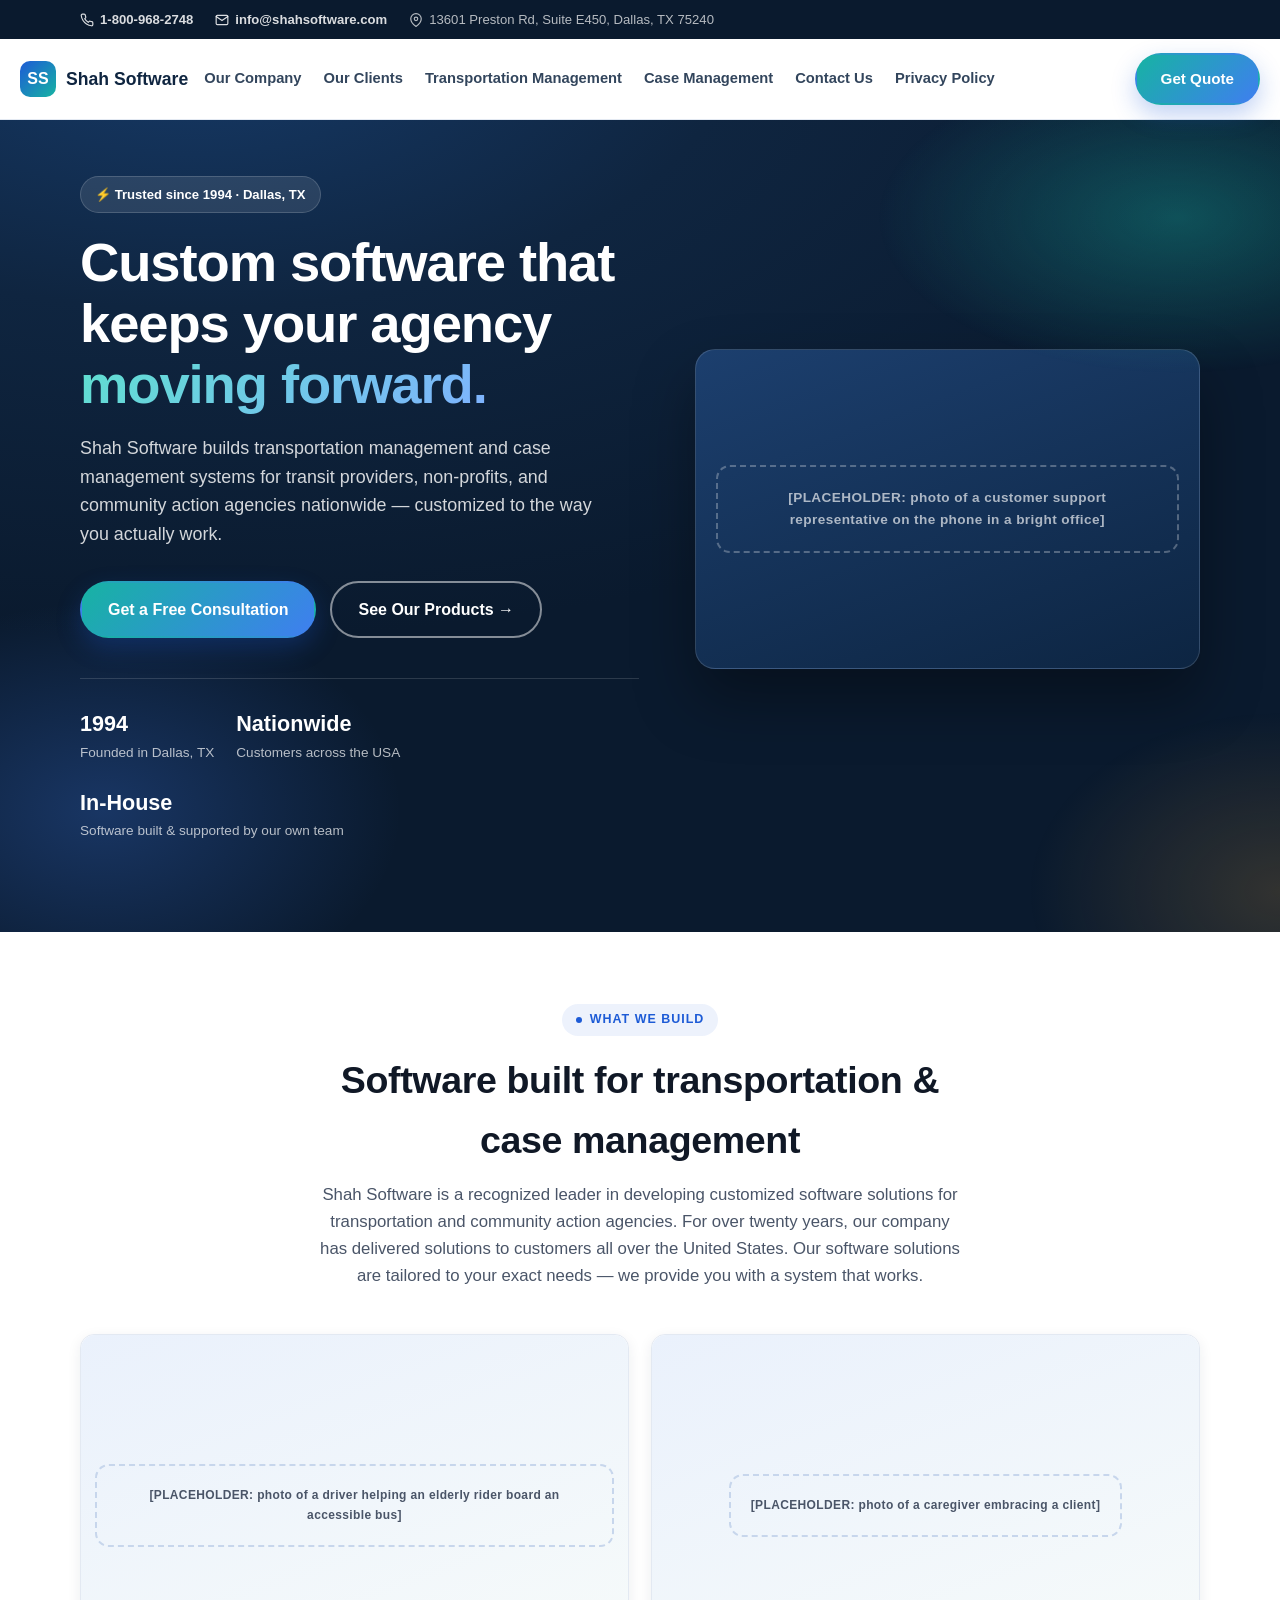
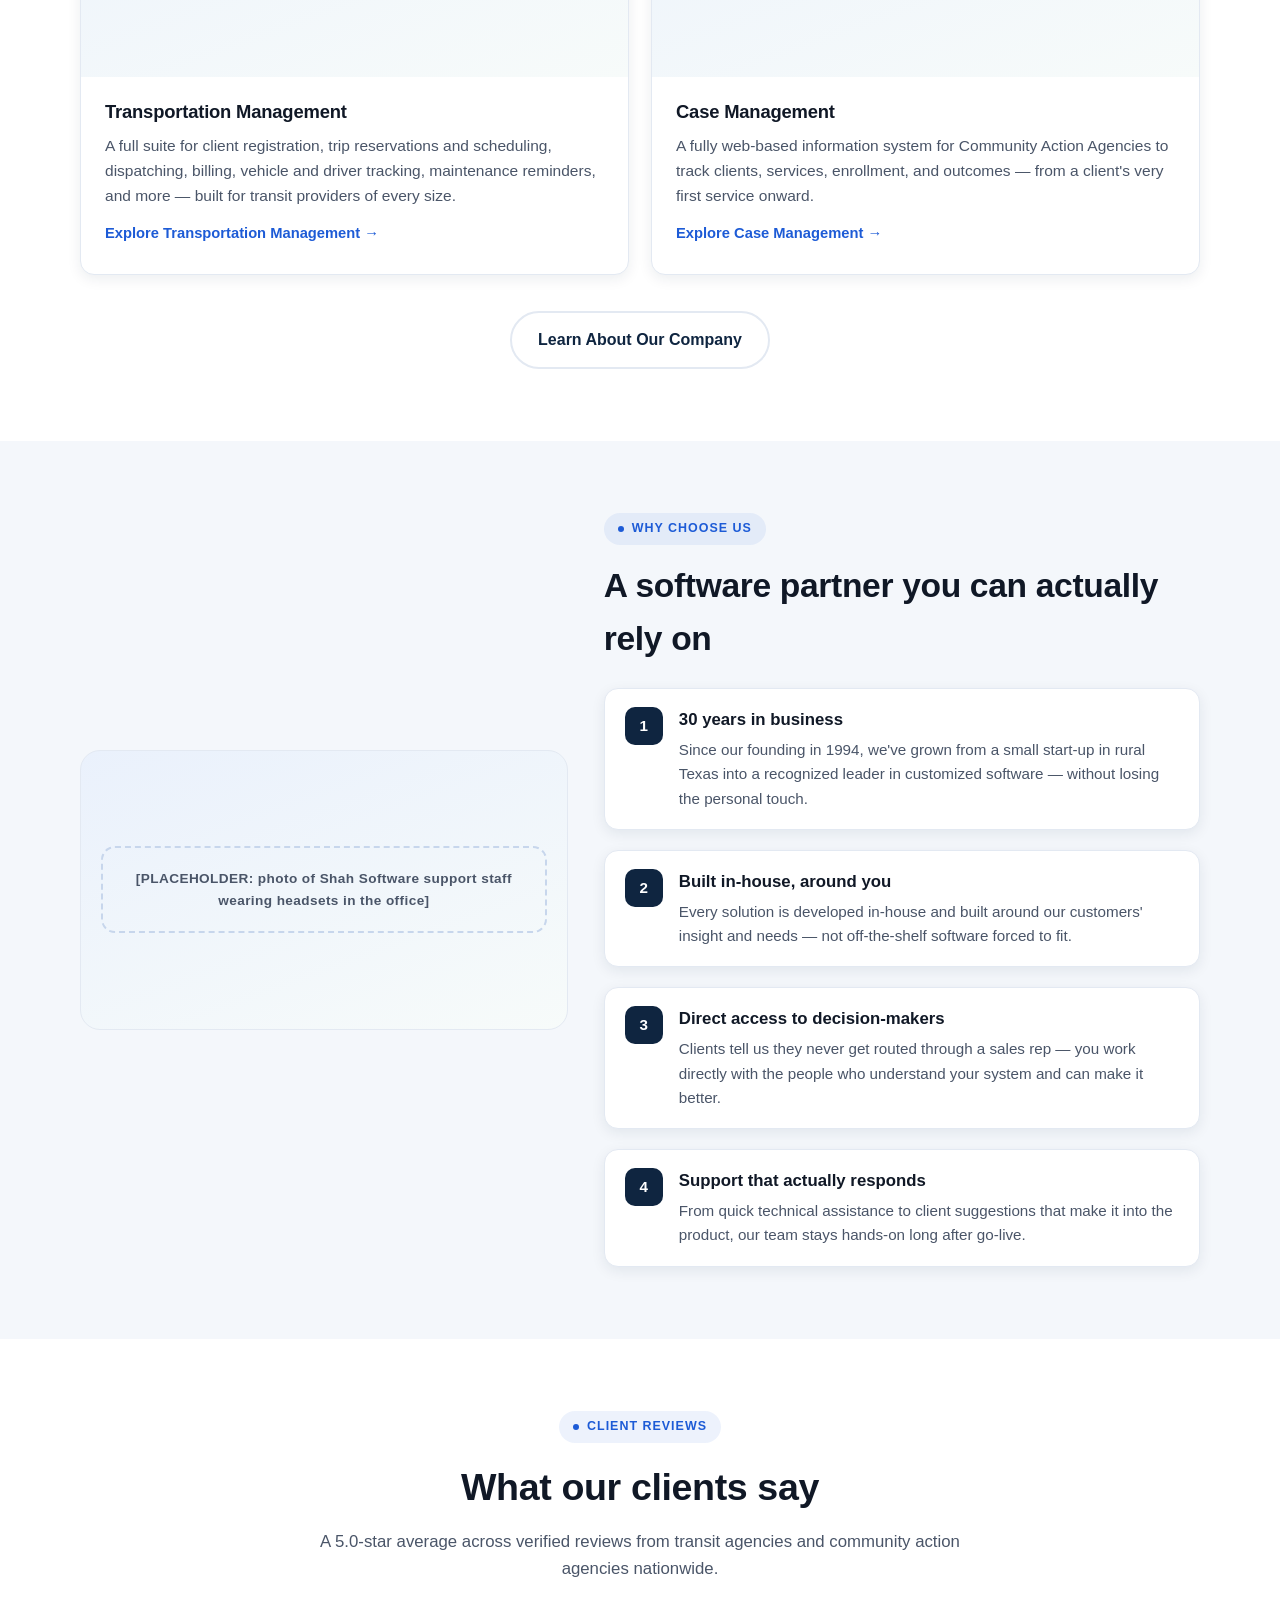
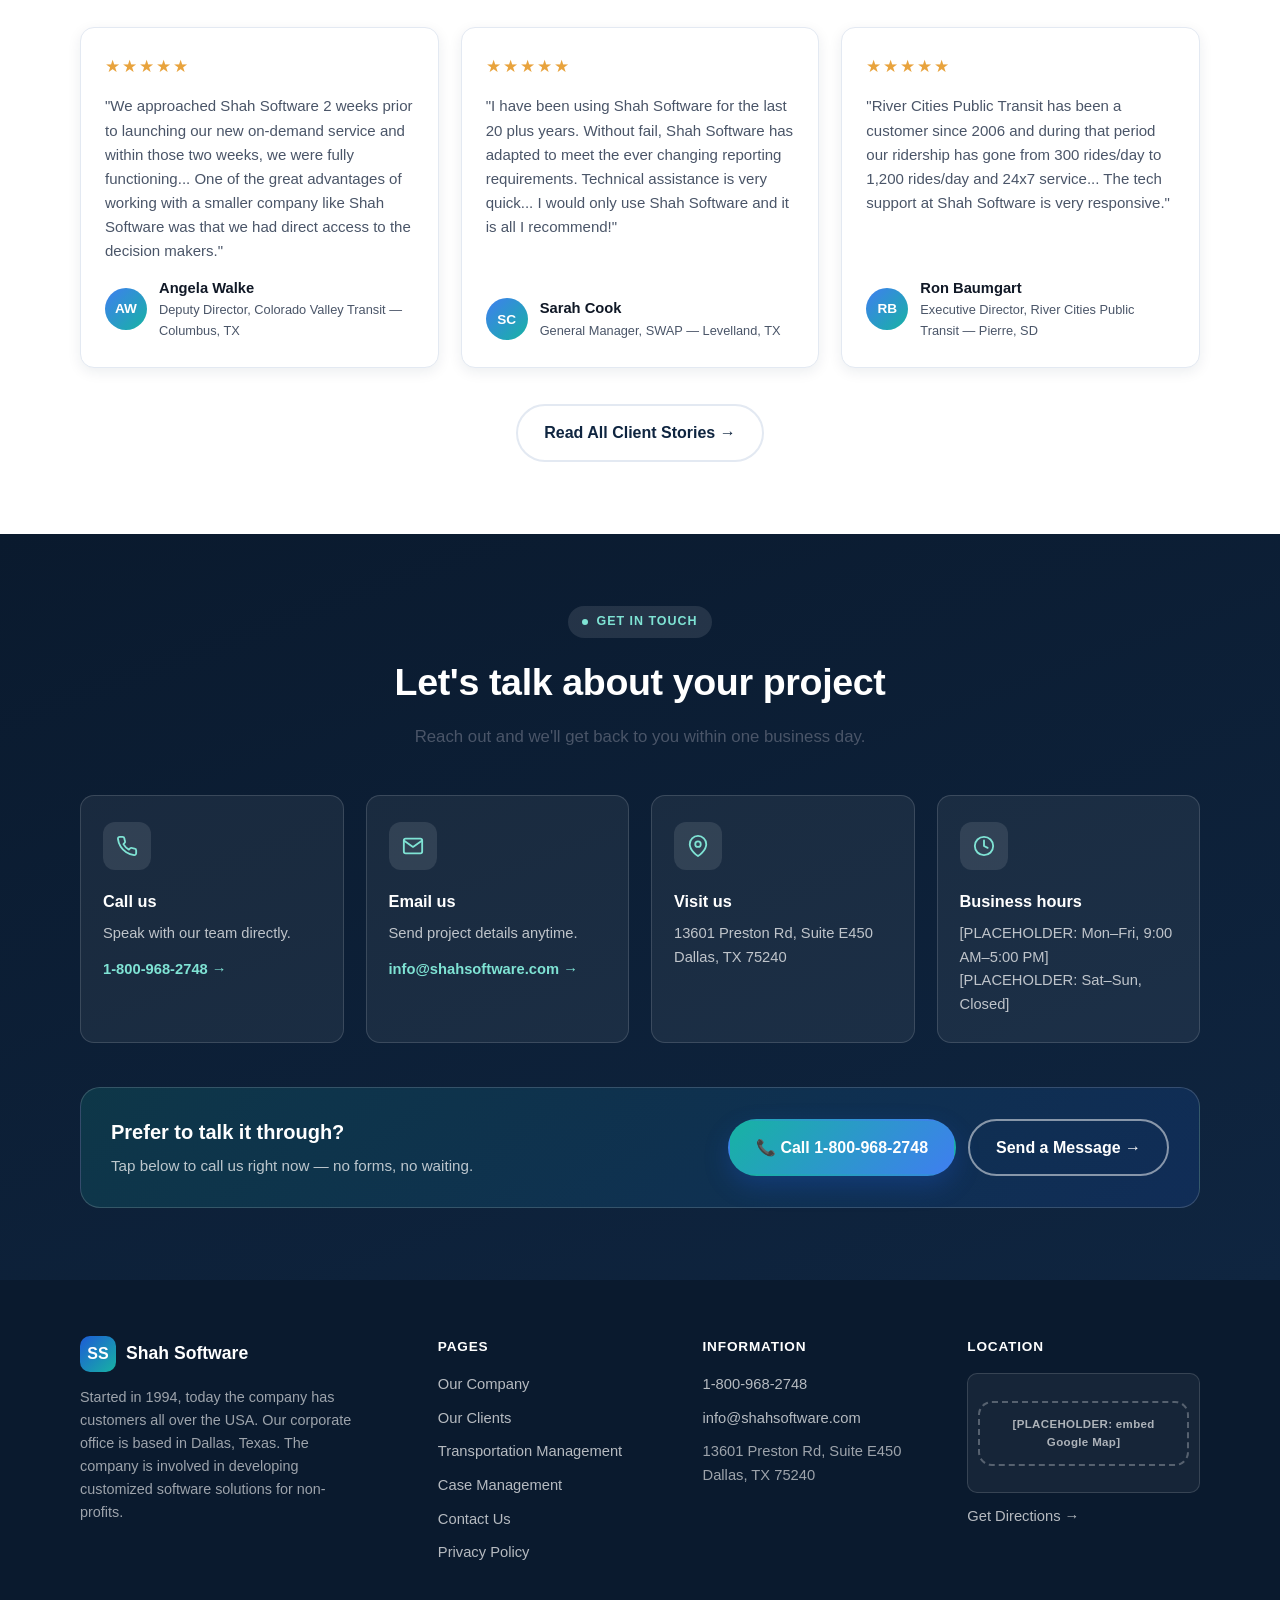
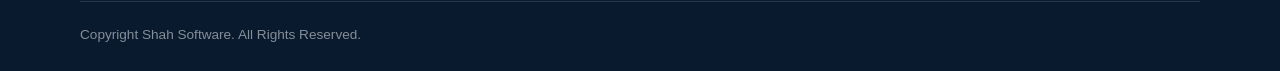
<file: standalone.html>
<!DOCTYPE html>
<html lang="en">
<head>
<meta charset="UTF-8">
<meta name="viewport" content="width=device-width, initial-scale=1.0">
<title>Shah Software | Customized Software Solutions Since 1994</title>
<meta name="description" content="Shah Software builds custom transportation management and case management software for transit providers and community action agencies nationwide.">
<link rel="icon" type="image/svg+xml" href="data:image/svg+xml,%3Csvg xmlns='http://www.w3.org/2000/svg' viewBox='0 0 36 36'%3E%3Cdefs%3E%3ClinearGradient id='g' x1='0' y1='0' x2='1' y2='1'%3E%3Cstop offset='0' stop-color='%231d5bd6'/%3E%3Cstop offset='1' stop-color='%2317b3a3'/%3E%3C/linearGradient%3E%3C/defs%3E%3Crect width='36' height='36' rx='9' fill='url(%23g)'/%3E%3Ctext x='18' y='24' font-family='Arial,Helvetica,sans-serif' font-size='15' font-weight='800' fill='white' text-anchor='middle'%3ESS%3C/text%3E%3C/svg%3E">
<link rel="canonical" href="https://www.shahsoftware.com/">
<meta property="og:type" content="website">
<meta property="og:site_name" content="Shah Software">
<meta property="og:title" content="Shah Software | Customized Software Solutions Since 1994">
<meta property="og:description" content="Shah Software builds custom transportation management and case management software for transit providers and community action agencies nationwide.">
<meta property="og:url" content="https://www.shahsoftware.com/">
<meta property="og:image" content="https://www.shahsoftware.com/[PLACEHOLDER-social-share-image.jpg]">
<meta name="twitter:card" content="summary_large_image">
<meta name="twitter:title" content="Shah Software | Customized Software Solutions Since 1994">
<meta name="twitter:description" content="Shah Software builds custom transportation management and case management software for transit providers and community action agencies nationwide.">
<style>
/* ===========================================================
   Shah Software — shared stylesheet
   Plain HTML + CSS, no JS, no build step.
   =========================================================== */

:root{
  --navy:#0f2540;
  --navy-deep:#0a1a2e;
  --blue:#1d5bd6;
  --blue-light:#3f7ef0;
  --teal:#17b3a3;
  --gold:#e8a33d;
  --ink:#101826;
  --ink-soft:#4a5568;
  --paper:#ffffff;
  --paper-soft:#f4f7fb;
  --line:#e3e9f2;
  --radius-lg:20px;
  --radius-md:14px;
  --radius-sm:10px;
  --shadow:0 10px 30px rgba(15,37,64,0.10);
  --shadow-sm:0 4px 14px rgba(15,37,64,0.08);
  --maxw:1160px;
  --maxw-nav:1400px;
}

*,*::before,*::after{box-sizing:border-box;}
html{scroll-behavior:smooth;scrollbar-width:thin;scrollbar-color:var(--teal) var(--paper-soft);}
:target{scroll-margin-top:100px;}
body{
  margin:0;
  font-family:-apple-system,BlinkMacSystemFont,"Segoe UI",Roboto,"Helvetica Neue",Arial,sans-serif;
  color:var(--ink);
  background:var(--paper);
  line-height:1.6;
  -webkit-font-smoothing:antialiased;
}
img{max-width:100%;display:block;}
a{color:inherit;text-decoration:none;}
ul{list-style:none;margin:0;padding:0;}
h1,h2,h3,h4,p{margin:0;}
.wrap{max-width:var(--maxw);margin:0 auto;padding:0 20px;}
section{padding:72px 0;}

/* custom scrollbar (webkit) */
::-webkit-scrollbar{width:10px;height:10px;}
::-webkit-scrollbar-track{background:var(--paper-soft);}
::-webkit-scrollbar-thumb{background:linear-gradient(var(--teal),var(--blue));border-radius:999px;}
::-webkit-scrollbar-thumb:hover{background:linear-gradient(var(--blue),var(--teal));}
::selection{background:rgba(23,179,163,0.3);}

/* accessible, on-brand focus rings (kept for keyboard users; mouse clicks don't trigger it) */
a:focus-visible,button:focus-visible,input:focus-visible,textarea:focus-visible,.btn:focus-visible,label.burger:focus-visible{
  outline:none;box-shadow:0 0 0 3px rgba(29,91,214,0.35);border-radius:8px;
}

.eyebrow{
  display:inline-flex;
  align-items:center;
  gap:8px;
  font-size:.78rem;
  font-weight:700;
  letter-spacing:.08em;
  text-transform:uppercase;
  color:var(--blue);
  background:rgba(29,91,214,0.08);
  padding:6px 14px;
  border-radius:999px;
  margin-bottom:14px;
}
.eyebrow::before{
  content:"";width:6px;height:6px;border-radius:50%;background:var(--blue);flex-shrink:0;
  animation:pulseDot 2.2s ease-in-out infinite;
}
.eyebrow.on-dark{background:rgba(255,255,255,0.1);color:#7fe3d4;}
.eyebrow.on-dark::before{background:#7fe3d4;}
@keyframes pulseDot{0%,100%{opacity:1;transform:scale(1);}50%{opacity:.45;transform:scale(1.5);}}
@media (prefers-reduced-motion:reduce){.eyebrow::before{animation:none;}}

.section-head{max-width:640px;margin:0 auto 44px;text-align:center;}
.section-head.left{margin:0 0 36px;text-align:left;}
.section-head h2{font-size:clamp(1.7rem,4vw,2.35rem);letter-spacing:-0.01em;}
.section-head p{margin-top:12px;color:var(--ink-soft);font-size:1.05rem;}

/* ===== Buttons ===== */
.btn{
  display:inline-flex;
  align-items:center;
  justify-content:center;
  gap:8px;
  padding:14px 26px;
  border-radius:999px;
  font-weight:700;
  font-size:1rem;
  border:2px solid transparent;
  cursor:pointer;
  transition:transform .18s cubic-bezier(.34,1.56,.64,1), box-shadow .2s ease, background .2s ease, color .2s ease, border-color .2s ease;
}
.btn:active{transform:translateY(1px) scale(.97);}
.btn-primary{
  background:linear-gradient(135deg,var(--teal),var(--blue-light));
  color:#fff;
  box-shadow:0 10px 24px rgba(29,91,214,0.28);
}
.btn-primary:hover{box-shadow:0 16px 34px rgba(29,91,214,0.4);transform:translateY(-2px);}
.btn-ghost{background:transparent;border-color:rgba(255,255,255,0.5);color:#fff;}
.btn-ghost:hover{background:rgba(255,255,255,0.12);border-color:#fff;transform:translateY(-2px);}
.btn-outline{background:transparent;border-color:var(--line);color:var(--navy);}
.btn-outline:hover{border-color:var(--blue);color:var(--blue);transform:translateY(-2px);box-shadow:var(--shadow-sm);}
.btn-sm{padding:10px 20px;font-size:.9rem;}

/* ===== Top info bar ===== */
.topbar{
  background:var(--navy-deep);
  color:rgba(255,255,255,0.85);
  font-size:.82rem;
}
.topbar .wrap{
  display:flex;
  flex-wrap:wrap;
  gap:6px 22px;
  align-items:center;
  padding-top:9px;
  padding-bottom:9px;
}
.topbar a{display:inline-flex;align-items:center;gap:6px;font-weight:600;transition:color .18s ease;}
.topbar a:hover{color:#7fe3d4;}
.topbar svg{width:14px;height:14px;flex-shrink:0;}
.topbar .addr{display:inline-flex;align-items:center;gap:6px;color:rgba(255,255,255,0.7);}

/* ===== Header / nav ===== */
header{
  position:sticky;
  top:0;
  z-index:50;
  background:rgba(255,255,255,0.92);
  backdrop-filter:saturate(180%) blur(10px);
  border-bottom:1px solid var(--line);
}
.nav{
  display:flex;
  flex-wrap:wrap;
  align-items:center;
  justify-content:flex-start;
  gap:10px 16px;
  padding:14px 20px;
  max-width:var(--maxw-nav);
  margin:0 auto;
}
.logo{display:flex;align-items:center;gap:10px;font-weight:800;font-size:1.1rem;color:var(--navy);order:1;flex-shrink:0;}
.logo-mark{
  width:36px;height:36px;border-radius:10px;
  background:linear-gradient(135deg,var(--blue),var(--teal));
  display:flex;align-items:center;justify-content:center;
  color:#fff;font-weight:800;font-size:1rem;flex-shrink:0;
  transition:transform .3s ease;
}
.logo:hover .logo-mark{transform:rotate(-8deg) scale(1.06);}
.icon{width:18px;height:18px;flex-shrink:0;}

.nav-toggle{display:none;}
.burger{
  order:4;
  flex-shrink:0;
  display:flex;align-items:center;justify-content:center;
  width:40px;height:40px;border-radius:10px;
  border:1px solid var(--line);background:#fff;cursor:pointer;
  transition:border-color .18s ease, background .18s ease;
}
.burger:hover{border-color:var(--blue);background:var(--paper-soft);}
.nav-links{
  order:5;
  flex-basis:100%;
  max-height:0;
  overflow:hidden;
  transition:max-height .3s ease;
  display:flex;flex-direction:column;
  width:100%;
  font-weight:600;font-size:.98rem;color:var(--navy);
}
.nav-toggle:checked ~ .nav-links{max-height:520px;margin-top:14px;}
.nav-links li{border-top:1px solid var(--line);}
.nav-links a{display:block;padding:13px 4px;opacity:.85;position:relative;transition:opacity .18s ease,color .18s ease;}
.nav-links a:hover,.nav-links a.active{opacity:1;color:var(--blue);}
.nav-cta{
  order:3;
  flex-shrink:0;
  display:inline-flex;
  padding:10px 18px;
  font-size:.88rem;
  margin-left:auto;
}

@media(min-width:1240px){
  .burger,.nav-toggle{display:none;}
  .nav-links{
    order:2;flex-basis:auto;max-height:none;overflow:visible;
    flex-direction:row;width:auto;gap:22px;font-size:.92rem;
  }
  .nav-links li{border-top:none;}
  .nav-links a{padding:4px 0;}
  .nav-links a::after{
    content:"";position:absolute;left:0;right:100%;bottom:-2px;height:2px;border-radius:2px;
    background:linear-gradient(90deg,var(--teal),var(--blue));
    transition:right .25s ease;
  }
  .nav-links a:hover::after,.nav-links a.active::after{right:0;}
  .nav-cta{order:3;padding:12px 24px;font-size:.95rem;}
}

/* ===== Hero (home, large) ===== */
.hero{
  position:relative;
  background:radial-gradient(1200px 600px at 15% -10%, #163a68 0%, var(--navy) 45%, var(--navy-deep) 100%);
  color:#fff;
  overflow:hidden;
  padding:76px 0 90px;
}
.hero::before{
  content:"";position:absolute;inset:0;
  background:radial-gradient(460px 320px at 8% 85%, rgba(63,126,240,0.28), transparent 65%);
  pointer-events:none;
  animation:auroraDriftAlt 18s ease-in-out infinite;
}
.hero::after{
  content:"";position:absolute;inset:0;
  background:
    radial-gradient(500px 260px at 92% 12%, rgba(23,179,163,0.35), transparent 60%),
    radial-gradient(420px 300px at 100% 95%, rgba(232,163,61,0.18), transparent 60%);
  pointer-events:none;
  animation:auroraDrift 14s ease-in-out infinite;
}
@keyframes auroraDrift{
  0%,100%{transform:translate(0,0) scale(1);}
  50%{transform:translate(-26px,18px) scale(1.07);}
}
@keyframes auroraDriftAlt{
  0%,100%{transform:translate(0,0) scale(1);}
  50%{transform:translate(20px,-16px) scale(1.05);}
}
@media (prefers-reduced-motion:reduce){.hero::before,.hero::after{animation:none;}}
.hero-grid{position:relative;display:grid;gap:44px;align-items:center;}
@media(min-width:960px){.hero-grid{grid-template-columns:1.05fr .95fr;gap:56px;}}
@keyframes fadeSlideUp{from{opacity:0;transform:translateY(18px);}to{opacity:1;transform:translateY(0);}}
.hero-grid > *{animation:fadeSlideUp .7s cubic-bezier(.16,1,.3,1) both;}
.hero-grid > *:nth-child(2){animation-delay:.12s;}
@media (prefers-reduced-motion:reduce){.hero-grid > *{animation:none;}}
.hero-badge{
  display:inline-flex;align-items:center;gap:8px;
  background:rgba(255,255,255,0.1);border:1px solid rgba(255,255,255,0.16);
  padding:7px 14px;border-radius:999px;font-size:.82rem;font-weight:600;margin-bottom:20px;
}
.hero h1{font-size:clamp(2.1rem,5.4vw,3.4rem);line-height:1.12;letter-spacing:-0.02em;font-weight:800;}
.hero h1 span{
  background:linear-gradient(135deg,#5fe0cf,#7fb2ff);
  -webkit-background-clip:text;background-clip:text;color:transparent;
}
.hero p.lead{margin-top:18px;font-size:1.12rem;color:rgba(255,255,255,0.82);max-width:52ch;}
.hero-actions{display:flex;flex-wrap:wrap;gap:14px;margin-top:32px;}
.hero-trust{display:flex;flex-wrap:wrap;gap:22px;margin-top:40px;padding-top:28px;border-top:1px solid rgba(255,255,255,0.14);}
.hero-trust div{font-size:.85rem;color:rgba(255,255,255,0.7);transition:transform .2s ease;cursor:default;}
.hero-trust div:hover{transform:translateY(-3px);}
.hero-trust strong{display:block;font-size:1.35rem;color:#fff;font-weight:800;transition:color .2s ease;}
.hero-trust div:hover strong{color:#7fe3d4;}
.hero-media{
  position:relative;border-radius:var(--radius-lg);overflow:hidden;
  background:linear-gradient(160deg,#1c3f6e,#0d2542);
  border:1px solid rgba(255,255,255,0.14);min-height:320px;
  display:flex;align-items:center;justify-content:center;
  box-shadow:0 30px 60px rgba(0,0,0,0.35);
  transition:transform .4s cubic-bezier(.16,1,.3,1);
}
.hero-media:hover{transform:translateY(-4px);}
.placeholder-tag{
  color:rgba(255,255,255,0.65);font-size:.85rem;font-weight:700;letter-spacing:.03em;
  text-align:center;padding:20px;border:2px dashed rgba(255,255,255,0.28);
  border-radius:var(--radius-md);margin:20px;
}

/* ===== Page hero (inner pages, compact) ===== */
.page-hero{
  position:relative;
  background:radial-gradient(1000px 500px at 10% -20%, #163a68 0%, var(--navy) 45%, var(--navy-deep) 100%);
  color:#fff;padding:56px 0 64px;overflow:hidden;
}
.page-hero::after{
  content:"";position:absolute;inset:0;
  background:radial-gradient(480px 240px at 95% 10%, rgba(23,179,163,0.32), transparent 60%);
  pointer-events:none;
  animation:auroraDrift 16s ease-in-out infinite;
}
@media (prefers-reduced-motion:reduce){.page-hero::after{animation:none;}}
.page-hero .wrap{position:relative;}
.page-hero .wrap > *{animation:fadeSlideUp .6s cubic-bezier(.16,1,.3,1) both;}
@media (prefers-reduced-motion:reduce){.page-hero .wrap > *{animation:none;}}
.page-hero h1{font-size:clamp(1.9rem,4.6vw,2.7rem);letter-spacing:-0.01em;font-weight:800;}
.page-hero p{margin-top:14px;color:rgba(255,255,255,0.8);font-size:1.05rem;max-width:60ch;}
.page-hero-media{
  margin-top:32px;border-radius:var(--radius-lg);overflow:hidden;
  background:linear-gradient(160deg,#1c3f6e,#0d2542);
  border:1px solid rgba(255,255,255,0.14);min-height:200px;
  display:flex;align-items:center;justify-content:center;
  box-shadow:0 20px 40px rgba(0,0,0,0.3);
}

/* ===== Logos / trusted strip ===== */
.strip{background:var(--paper-soft);border-bottom:1px solid var(--line);padding:26px 0;}
.strip .wrap{display:flex;flex-wrap:wrap;gap:14px 34px;align-items:center;justify-content:center;color:var(--ink-soft);font-size:.85rem;font-weight:600;text-align:center;}

/* ===== Grids / cards ===== */
.grid-3{display:grid;gap:22px;grid-template-columns:1fr;}
@media(min-width:680px){.grid-3{grid-template-columns:repeat(2,1fr);}}
@media(min-width:980px){.grid-3{grid-template-columns:repeat(3,1fr);}}
.grid-2{display:grid;gap:22px;grid-template-columns:1fr;}
@media(min-width:680px){.grid-2{grid-template-columns:repeat(2,1fr);}}

.card{
  background:#fff;border:1px solid var(--line);border-radius:var(--radius-md);
  padding:28px 24px;box-shadow:var(--shadow-sm);
  transition:transform .3s cubic-bezier(.16,1,.3,1), box-shadow .3s ease, border-color .3s ease;
}
.card:hover{transform:translateY(-6px);box-shadow:0 18px 40px rgba(29,91,214,0.16);border-color:rgba(23,179,163,0.45);}
.card-icon{
  width:48px;height:48px;border-radius:12px;
  display:flex;align-items:center;justify-content:center;
  background:linear-gradient(135deg,rgba(29,91,214,0.12),rgba(23,179,163,0.14));
  color:var(--blue);margin-bottom:18px;
  transition:transform .3s cubic-bezier(.34,1.56,.64,1);
}
.card:hover .card-icon,.why-item:hover .card-icon{transform:scale(1.1) rotate(-4deg);}
.card h3{font-size:1.15rem;margin-bottom:8px;letter-spacing:-0.01em;}
.card p{color:var(--ink-soft);font-size:.97rem;}
.card .card-media{
  margin:-28px -24px 20px;border-radius:var(--radius-md) var(--radius-md) 0 0;
  overflow:hidden;aspect-ratio:16/10;
  background:linear-gradient(160deg,#eaf1fc,#f7fbfa);
  display:flex;align-items:center;justify-content:center;
}
.card .card-media .placeholder-tag{color:var(--ink-soft);border-color:#c7d6ec;font-size:.75rem;margin:14px;}
.card a.card-link{display:inline-flex;align-items:center;gap:6px;margin-top:14px;font-weight:700;color:var(--blue);font-size:.92rem;transition:color .18s ease,transform .18s ease;}
.card a.card-link:hover{color:var(--teal);transform:translateX(4px);}

/* ===== Why choose us ===== */
.why{background:var(--paper-soft);}
.why-grid{display:grid;gap:36px;align-items:center;}
@media(min-width:940px){.why-grid{grid-template-columns:.9fr 1.1fr;}}
.why-media{
  border-radius:var(--radius-lg);background:linear-gradient(160deg,#eaf1fc,#f7fbfa);
  border:1px solid var(--line);min-height:280px;display:flex;align-items:center;justify-content:center;
}
.why-media .placeholder-tag{color:var(--ink-soft);border-color:#c7d6ec;}
.why-list{display:grid;gap:20px;}
.why-item{
  display:flex;gap:16px;align-items:flex-start;background:#fff;border:1px solid var(--line);
  border-radius:var(--radius-md);padding:18px 20px;box-shadow:var(--shadow-sm);
  transition:transform .3s cubic-bezier(.16,1,.3,1), box-shadow .3s ease, border-color .3s ease;
}
.why-item:hover{transform:translateX(6px);box-shadow:0 14px 30px rgba(29,91,214,0.14);border-color:rgba(23,179,163,0.4);}
.why-item .num{
  flex-shrink:0;width:38px;height:38px;border-radius:10px;background:var(--navy);color:#fff;
  font-weight:800;display:flex;align-items:center;justify-content:center;font-size:.95rem;
  transition:background .3s ease,transform .3s cubic-bezier(.34,1.56,.64,1);
}
.why-item:hover .num{background:linear-gradient(135deg,var(--teal),var(--blue));transform:scale(1.08);}
.why-item h3{font-size:1.05rem;margin-bottom:4px;}
.why-item p{color:var(--ink-soft);font-size:.95rem;}

/* ===== Reviews / testimonials ===== */
.reviews-grid{display:grid;gap:22px;grid-template-columns:1fr;}
@media(min-width:760px){.reviews-grid{grid-template-columns:repeat(3,1fr);}}
.review-card{
  background:#fff;border:1px solid var(--line);border-radius:var(--radius-md);
  padding:26px 24px;box-shadow:var(--shadow-sm);display:flex;flex-direction:column;gap:14px;
  transition:transform .3s cubic-bezier(.16,1,.3,1), box-shadow .3s ease, border-color .3s ease;
}
.review-card:hover{transform:translateY(-6px);box-shadow:0 18px 40px rgba(232,163,61,0.18);border-color:rgba(232,163,61,0.5);}
.stars{color:var(--gold);font-size:1.05rem;letter-spacing:2px;}
.review-card p.quote{color:var(--ink-soft);font-size:.94rem;flex-grow:1;}
.reviewer{display:flex;align-items:center;gap:12px;}
.avatar{
  width:42px;height:42px;border-radius:50%;
  background:linear-gradient(135deg,var(--blue-light),var(--teal));
  color:#fff;display:flex;align-items:center;justify-content:center;font-weight:700;font-size:.85rem;flex-shrink:0;
}
.reviewer .name{font-weight:700;font-size:.92rem;}
.reviewer .role{color:var(--ink-soft);font-size:.8rem;}

.testimonial-full{
  display:grid;gap:24px;
}
.testimonial-full .review-card{padding:30px;}
.testimonial-full p.quote{font-size:1rem;color:var(--ink-soft);}
.rating-summary{
  display:flex;align-items:center;gap:14px;flex-wrap:wrap;
  background:#fff;border:1px solid var(--line);border-radius:var(--radius-md);
  padding:18px 22px;box-shadow:var(--shadow-sm);margin-bottom:36px;
}
.rating-summary .stars{font-size:1.3rem;}
.rating-summary strong{font-size:1.1rem;}
.rating-summary span{color:var(--ink-soft);font-size:.92rem;}

/* ===== Feature grid (Transportation / Case Management) ===== */
.feature-grid{display:grid;gap:24px;grid-template-columns:1fr;}
@media(min-width:680px){.feature-grid{grid-template-columns:repeat(2,1fr);}}
@media(min-width:980px){.feature-grid.cols-3{grid-template-columns:repeat(3,1fr);}}
.feature-card{display:flex;gap:16px;align-items:flex-start;padding:6px 0;transition:transform .25s ease;}
.feature-card:hover{transform:translateX(4px);}
.feature-card .card-icon{margin-bottom:0;}
.feature-card h3{font-size:1.03rem;margin-bottom:6px;}
.feature-card p{color:var(--ink-soft);font-size:.93rem;}

.intro-copy{max-width:760px;margin:0 auto 48px;text-align:center;color:var(--ink-soft);font-size:1.05rem;}

/* ===== Spotlight / article banner ===== */
.spotlight{background:var(--paper-soft);}
.spotlight-grid{display:grid;gap:32px;align-items:center;}
@media(min-width:860px){.spotlight-grid{grid-template-columns:1.1fr .9fr;}}
.spotlight-tag{
  display:inline-block;background:var(--gold);color:#fff;font-weight:800;font-size:.78rem;
  letter-spacing:.05em;text-transform:uppercase;padding:7px 14px;border-radius:6px;margin-bottom:16px;
}
.spotlight h3{font-size:clamp(1.4rem,3vw,1.9rem);letter-spacing:-0.01em;margin-bottom:14px;}
.spotlight p{color:var(--ink-soft);}
.spotlight-media{
  border-radius:var(--radius-lg);overflow:hidden;background:linear-gradient(160deg,#e4ecf9,#eef6f4);
  border:1px solid var(--line);min-height:220px;display:flex;align-items:center;justify-content:center;
  transition:transform .4s cubic-bezier(.16,1,.3,1);
}
.spotlight-media:hover{transform:translateY(-4px);}
.spotlight-media .placeholder-tag{color:var(--ink-soft);border-color:#c7d6ec;}

/* ===== Contact ===== */
.contact-hero-strip{background:linear-gradient(160deg,var(--navy-deep),var(--navy));color:#fff;}
.contact-grid{display:grid;gap:22px;grid-template-columns:1fr;}
@media(min-width:760px){.contact-grid{grid-template-columns:repeat(2,1fr);}}
@media(min-width:1040px){.contact-grid{grid-template-columns:repeat(4,1fr);}}
.contact-card{
  background:rgba(255,255,255,0.06);border:1px solid rgba(255,255,255,0.14);
  border-radius:var(--radius-md);padding:26px 22px;text-align:left;
  transition:transform .3s cubic-bezier(.16,1,.3,1), background .3s ease, border-color .3s ease;
}
.contact-card:hover{transform:translateY(-6px);background:rgba(255,255,255,0.1);border-color:rgba(127,227,212,0.5);}
.contact-card .card-icon{background:rgba(255,255,255,0.1);color:#7fe3d4;}
.contact-card h3{font-size:1.02rem;margin-bottom:8px;}
.contact-card p{color:rgba(255,255,255,0.72);font-size:.92rem;}
.contact-card a.link{display:inline-flex;align-items:center;gap:6px;margin-top:12px;font-weight:700;color:#7fe3d4;font-size:.92rem;transition:color .18s ease,transform .18s ease;}
.contact-card a.link:hover{color:#fff;transform:translateX(4px);}
.call-banner{
  margin-top:44px;display:flex;flex-wrap:wrap;gap:20px;align-items:center;justify-content:space-between;
  background:linear-gradient(135deg,rgba(23,179,163,0.16),rgba(29,91,214,0.16));
  border:1px solid rgba(255,255,255,0.16);border-radius:var(--radius-lg);padding:28px 30px;
  transition:transform .3s ease,box-shadow .3s ease;
}
.call-banner:hover{transform:translateY(-3px);box-shadow:0 20px 44px rgba(29,91,214,0.14);}
.call-banner h3{font-size:1.25rem;margin-bottom:6px;}
.call-banner p{color:rgba(255,255,255,0.72);font-size:.95rem;}

/* ===== Contact page: info + form ===== */
.contact-layout{display:grid;gap:44px;grid-template-columns:1fr;}
@media(min-width:900px){.contact-layout{grid-template-columns:.85fr 1.15fr;}}
.info-block h2{font-size:1.4rem;margin-bottom:20px;}
.info-list{display:grid;gap:18px;}
.info-list li{display:flex;gap:14px;align-items:flex-start;}
.info-list .card-icon{background:rgba(29,91,214,0.1);}
.info-list strong{display:block;font-size:.98rem;}
.info-list a,.info-list span.value{color:var(--ink-soft);font-size:.95rem;}
.info-list a{transition:color .18s ease;}
.info-list a:hover{color:var(--blue);}
.hours-note{margin-top:22px;padding:16px 18px;background:var(--paper-soft);border:1px dashed var(--line);border-radius:var(--radius-sm);color:var(--ink-soft);font-size:.88rem;}

.form-card{background:#fff;border:1px solid var(--line);border-radius:var(--radius-lg);padding:32px;box-shadow:var(--shadow-sm);}
.form-card h2{font-size:1.4rem;margin-bottom:6px;}
.form-card > p{color:var(--ink-soft);font-size:.94rem;margin-bottom:24px;}
.form-row{display:grid;gap:16px;grid-template-columns:1fr;margin-bottom:16px;}
@media(min-width:560px){.form-row.two{grid-template-columns:1fr 1fr;}}
label{display:block;font-size:.85rem;font-weight:700;color:var(--navy);margin-bottom:6px;}
input[type=text],input[type=email],input[type=tel],textarea{
  width:100%;padding:12px 14px;border:1px solid var(--line);border-radius:var(--radius-sm);
  font:inherit;color:var(--ink);background:var(--paper-soft);
  transition:border-color .18s ease, background .18s ease, box-shadow .18s ease;
}
input:focus,textarea:focus{outline:none;border-color:var(--blue-light);background:#fff;box-shadow:0 0 0 3px rgba(29,91,214,0.14);}
textarea{resize:vertical;min-height:110px;}
.checkbox-group{display:grid;gap:10px;grid-template-columns:1fr;margin-top:6px;}
@media(min-width:560px){.checkbox-group{grid-template-columns:1fr 1fr;}}
.checkbox-group label{
  display:flex;align-items:center;gap:8px;font-weight:600;font-size:.9rem;color:var(--ink);margin-bottom:0;
}
.checkbox-group input{width:16px;height:16px;accent-color:var(--blue);}
.form-note{margin-top:18px;font-size:.82rem;color:var(--ink-soft);background:var(--paper-soft);border:1px dashed var(--line);border-radius:var(--radius-sm);padding:12px 14px;}

.map-embed{
  border-radius:var(--radius-lg);overflow:hidden;border:1px solid var(--line);
  background:var(--paper-soft);min-height:280px;display:flex;align-items:center;justify-content:center;
  margin-top:56px;
}
.map-embed .placeholder-tag{color:var(--ink-soft);border-color:#c7d6ec;}

/* ===== Prose (privacy policy) ===== */
.prose{max-width:820px;margin:0 auto;}
.prose h2{font-size:1.3rem;margin:38px 0 12px;letter-spacing:-0.01em;}
.prose h2:first-child{margin-top:0;}
.prose h3{font-size:1.05rem;margin:22px 0 8px;}
.prose p{color:var(--ink-soft);margin-bottom:14px;font-size:.98rem;}
.prose ul{list-style:disc;padding-left:22px;margin-bottom:14px;}
.prose li{color:var(--ink-soft);font-size:.98rem;margin-bottom:6px;}
.prose .meta{color:var(--ink-soft);font-size:.9rem;margin-bottom:30px;}
.prose a{color:var(--blue);text-decoration:underline;}

/* ===== Footer ===== */
footer{background:var(--navy-deep);color:rgba(255,255,255,0.7);padding:56px 0 26px;font-size:.92rem;}
.footer-grid{display:grid;gap:32px;grid-template-columns:1fr;padding-bottom:36px;border-bottom:1px solid rgba(255,255,255,0.12);}
@media(min-width:760px){.footer-grid{grid-template-columns:1.4fr 1fr 1fr 1fr;}}
.footer-brand .logo{color:#fff;margin-bottom:14px;}
.footer-brand p{color:rgba(255,255,255,0.6);font-size:.9rem;max-width:36ch;}
.footer-col h4{color:#fff;font-size:.85rem;text-transform:uppercase;letter-spacing:.06em;margin-bottom:16px;}
.footer-col ul{display:grid;gap:10px;}
.footer-col a{transition:color .18s ease, transform .18s ease;display:inline-block;}
.footer-col a:hover{color:#fff;transform:translateX(3px);}
.footer-col li.plain{color:rgba(255,255,255,0.6);}
.footer-map{
  border-radius:var(--radius-sm);overflow:hidden;border:1px solid rgba(255,255,255,0.14);
  min-height:120px;background:rgba(255,255,255,0.05);display:flex;align-items:center;justify-content:center;
}
.footer-map .placeholder-tag{margin:10px;padding:12px;font-size:.72rem;}
.footer-bottom{display:flex;flex-wrap:wrap;gap:12px;align-items:center;justify-content:space-between;padding-top:22px;font-size:.85rem;color:rgba(255,255,255,0.5);}


main.pages{display:flex;flex-direction:column;}
.page{display:none;}
.page:target{display:block;}
#home{display:block;order:-1;}
:target ~ #home{display:none;}

body:has(#our-company:target) .nav-links a[href="#our-company"],
body:has(#our-clients:target) .nav-links a[href="#our-clients"],
body:has(#transportation-management:target) .nav-links a[href="#transportation-management"],
body:has(#case-management:target) .nav-links a[href="#case-management"],
body:has(#contact:target) .nav-links a[href="#contact"],
body:has(#privacy-policy:target) .nav-links a[href="#privacy-policy"]{
  opacity:1;color:var(--blue);
}
body:has(#our-company:target) .nav-links a[href="#our-company"]::after,
body:has(#our-clients:target) .nav-links a[href="#our-clients"]::after,
body:has(#transportation-management:target) .nav-links a[href="#transportation-management"]::after,
body:has(#case-management:target) .nav-links a[href="#case-management"]::after,
body:has(#contact:target) .nav-links a[href="#contact"]::after,
body:has(#privacy-policy:target) .nav-links a[href="#privacy-policy"]::after{
  right:0;
}
</style>
</head>
<body>

<div class="topbar">
  <div class="wrap">
    <a href="tel:+18009682748">
      <svg viewBox="0 0 24 24" fill="none" stroke="currentColor" stroke-width="2" stroke-linecap="round" stroke-linejoin="round"><path d="M22 16.92v3a2 2 0 0 1-2.18 2 19.79 19.79 0 0 1-8.63-3.07 19.5 19.5 0 0 1-6-6 19.79 19.79 0 0 1-3.07-8.67A2 2 0 0 1 4.11 2h3a2 2 0 0 1 2 1.72c.127.96.361 1.903.7 2.81a2 2 0 0 1-.45 2.11L8.09 9.91a16 16 0 0 0 6 6l1.27-1.27a2 2 0 0 1 2.11-.45c.907.339 1.85.573 2.81.7A2 2 0 0 1 22 16.92z"/></svg>
      1-800-968-2748
    </a>
    <a href="mailto:info@shahsoftware.com">
      <svg viewBox="0 0 24 24" fill="none" stroke="currentColor" stroke-width="2" stroke-linecap="round" stroke-linejoin="round"><path d="M4 4h16c1.1 0 2 .9 2 2v12c0 1.1-.9 2-2 2H4c-1.1 0-2-.9-2-2V6c0-1.1.9-2 2-2z"/><polyline points="22,6 12,13 2,6"/></svg>
      info@shahsoftware.com
    </a>
    <span class="addr">
      <svg viewBox="0 0 24 24" fill="none" stroke="currentColor" stroke-width="2" stroke-linecap="round" stroke-linejoin="round"><path d="M21 10c0 7-9 13-9 13s-9-6-9-13a9 9 0 0 1 18 0z"/><circle cx="12" cy="10" r="3"/></svg>
      13601 Preston Rd, Suite E450, Dallas, TX 75240
    </span>
  </div>
</div>

<header>
  <nav class="nav">
    <a href="#home" class="logo">
      <span class="logo-mark">SS</span>
      Shah Software
    </a>

    <input type="checkbox" id="nav-toggle" class="nav-toggle">

    <ul class="nav-links">
      <li><a href="#our-company">Our Company</a></li>
      <li><a href="#our-clients">Our Clients</a></li>
      <li><a href="#transportation-management">Transportation Management</a></li>
      <li><a href="#case-management">Case Management</a></li>
      <li><a href="#contact">Contact Us</a></li>
      <li><a href="#privacy-policy">Privacy Policy</a></li>
    </ul>

    <a href="#contact" class="btn btn-primary nav-cta">Get Quote</a>

    <label for="nav-toggle" class="burger" aria-label="Menu">
      <svg class="icon" viewBox="0 0 24 24" fill="none" stroke="currentColor" stroke-width="2" stroke-linecap="round"><line x1="3" y1="6" x2="21" y2="6"/><line x1="3" y1="12" x2="21" y2="12"/><line x1="3" y1="18" x2="21" y2="18"/></svg>
    </label>
  </nav>
</header>

<main class="pages">
<div id="our-company" class="page">


  <section class="page-hero">
    <div class="wrap">
      <span class="eyebrow on-dark">Our Company</span>
      <h1>Providing customized software solutions since 1994</h1>
      <p>From a small start-up in rural Texas to a nationwide leader — see how Shah Software got here.</p>
      <div class="page-hero-media">
        <div class="placeholder-tag">[PLACEHOLDER: photo of Shah Software staff wearing headsets in the office]</div>
      </div>
    </div>
  </section>

  <section>
    <div class="wrap prose">
      <h2>Our Company</h2>
      <p>Since our founding in 1994, our company has grown from a small start-up in rural Texas to being a recognized leader in developing customized software solutions. For over 20 years, our company has developed customized software solutions for non-profits and government agencies located in rural and urban settings alike. Our software solutions are all developed in-house and built around our customers' insight and needs.</p>
      <p>Today, we are located in Dallas, Texas. Our company has customers all over the USA and is spreading out internationally. We adapt with the market and provide some of the best customer support in the industry. We actively seek feedback on how we can better meet our valued clients' needs and continually push ourselves to present the best options on the market. We present customized solutions for each agency's specific needs.</p>

      <h2>Our Mission</h2>
      <p>We seek to provide you the software solution that you have been looking for: a system that is tailored to your needs. We provide you with a customized solution that works.</p>
    </div>
  </section>

  <section class="why" style="padding-top:0;">
    <div class="wrap">
      <div class="call-banner" style="background:linear-gradient(135deg,rgba(23,179,163,0.12),rgba(29,91,214,0.12));border:1px solid var(--line);">
        <div>
          <h3 style="color:var(--navy);">Curious what our clients think?</h3>
          <p style="color:var(--ink-soft);">Read verified reviews from transit agencies and community action agencies we've worked with for decades.</p>
        </div>
        <a class="btn btn-primary" href="#our-clients">Read Client Stories →</a>
      </div>
    </div>
  </section>


</div>

<div id="our-clients" class="page">


  <section class="page-hero">
    <div class="wrap">
      <span class="eyebrow on-dark">Our Clients</span>
      <h1>Our solutions, their stories</h1>
      <p>Real feedback from the transit agencies and community action agencies we've worked with — some for over 20 years.</p>
      <div class="page-hero-media">
        <div class="placeholder-tag">[PLACEHOLDER: photo of a smiling client alongside a 5-star rating graphic]</div>
      </div>
    </div>
  </section>

  <section>
    <div class="wrap">
      <div class="rating-summary">
        <span class="stars">★★★★★</span>
        <strong>5.0 average</strong>
        <span>Based on 5 verified client reviews</span>
        <a href="mailto:info@shahsoftware.com?subject=Client%20Review" class="btn btn-outline btn-sm" style="margin-left:auto;">Share Your Story</a>
      </div>

      <div class="testimonial-full">

        <div class="review-card">
          <div class="stars">★★★★★</div>
          <p class="quote">"I am writing this recommendation letter for the services we use from Shah Software. Our agency has been using their software for 15 plus years and have been a very satisfied customer. They offer the most competitive rates and the comprehensive functionality of the software, ability to add programs and funding sources on the fly for tracking, the support, the customization. He has excellent customer service skills and always delivers on their promises. If you have any additional questions or clarifications regarding Shah Software, please feel free to contact me through the contact details found below."</p>
          <div class="reviewer">
            <div class="avatar">PA</div>
            <div>
              <div class="name">Panna Adams</div>
              <div class="role">Executive Director, Cornerstone Community Action Agency — Coleman, TX</div>
            </div>
          </div>
        </div>

        <div class="review-card">
          <div class="stars">★★★★★</div>
          <p class="quote">"Colorado Valley Transit is one of the recipients of federal funds for running Microtransit in all 4 of our counties. We approached Shah Software 2 weeks prior to launching our new on-demand service and within those two weeks, we were fully functioning and running the Microtransit app with the customer booking features in English and Spanish. One of the great advantages of working with a smaller company like Shah Software was that we had direct access to the decision makers. We never had to deal with a sales representative who was only focused on making a sale. Shah Software was concerned about our overall project and how to meet our technological needs within our transportation system. After 2 short weeks, our customers can book their rides through the Shah Software app using their mobile device, and the requests go directly to the relevant driver on duty. This frees our dispatch staff from the task of having to assign the reservations to the drivers. When clients book their own trips, this also minimizes the amount of phone calls coming into the office for making reservations. Adopting this software much sooner would have been nice. However, the quick turnaround by Shah has made our dream come true. When I hear about other transit systems spending three times as much time on their project and still not being operational after six months, I realize that we made a wise choice in choosing Shah Software as our dispatch software vendor. We recommend Shah Software with high esteem."</p>
          <div class="reviewer">
            <div class="avatar">AW</div>
            <div>
              <div class="name">Angela Walke</div>
              <div class="role">Deputy Director, Colorado Valley Transit — Columbus, TX</div>
            </div>
          </div>
        </div>

        <div class="review-card">
          <div class="stars">★★★★★</div>
          <p class="quote">"I take pride in recommending Shah Software since we have been associated with it since the earliest stages and even helped kick start the transportation management software suite. Over two decades ago, I met Mr. Shah, the owner, for lunch in Uvalde, Texas. It was over lunch that I suggested his company come up with a transportation management software system more suited for small and rural transit agencies. I did not realize the chain of events I had just set in motion! Shah and I spent the next few months brainstorming: daily calling about transit agencies' needs and reporting requirements. Before I knew it, what started as a spontaneous suggestion grew into a full-fledged Transportation Management suite of software. I have been using Shah Software for the last 20 plus years. Without fail, Shah Software has adapted to meet the ever changing reporting requirements. Technical assistance is very quick. Our suggestions are taken seriously and many are later integrated into the system. Shah Software allows me to voice my concerns and have an active role in developing a system that works for me. I would only use Shah Software and it is all I recommend!"</p>
          <div class="reviewer">
            <div class="avatar">SC</div>
            <div>
              <div class="name">Sarah Cook</div>
              <div class="role">General Manager, SWAP — Levelland, TX</div>
            </div>
          </div>
        </div>

        <div class="review-card">
          <div class="stars">★★★★★</div>
          <p class="quote">"Shah Software has done a great job with their continuing development of cutting edge dispatching software. River Cities Public Transit has been a customer since 2006 and during that period our ridership has gone from 300 rides/day to 1,200 rides/day and a 24x7 service. The software is web-based and is extremely easy to navigate. The tech support at Shah Software is very responsive and will address immediately any concerns or issue that we may have. Without any reservation, we would recommend this software to any transit agency that is looking for a dispatching and scheduling system. If you have any questions, please feel free to call us at 605-945-0403."</p>
          <div class="reviewer">
            <div class="avatar">RB</div>
            <div>
              <div class="name">Ron Baumgart</div>
              <div class="role">Executive Director, River Cities Public Transit — Pierre, SD</div>
            </div>
          </div>
        </div>

        <div class="review-card">
          <div class="stars">★★★★★</div>
          <p class="quote">"It is my pleasure to submit a letter of recommendation for the Shah Software Electronic Fare Collection Program. Public Transit Services has been a long-standing customer of Shah Software with a 25 plus year relationship with Mr. Shah and his staff. During this time, our agency has witnessed the continued development of cutting-edge Dispatch/Scheduling Transportation Software Technologies. In January 2021, Public Transit Services purchased the Electronic Fare Collection Program to accommodate our clients. The fare integration has considerably improved fare reconciliation, client boarding, scheduling, and reporting. Our customers are more than pleased with the debit fare card option and continue to use it to this day. The program is user friendly and resulted in minimal training for our staff. I would strongly recommend the inclusion of the Electronic Fare Collection Program."</p>
          <div class="reviewer">
            <div class="avatar">RB</div>
            <div>
              <div class="name">Reta Brooks</div>
              <div class="role">Executive Director, Public Transit Services — Weatherford, TX</div>
            </div>
          </div>
        </div>

      </div>
    </div>
  </section>


</div>

<div id="transportation-management" class="page">


  <section class="page-hero">
    <div class="wrap">
      <span class="eyebrow on-dark">Transportation Management</span>
      <h1>A suite of products for your unique needs</h1>
      <p>Transportation Manager — a suite of products combined to create a comprehensive, web-based information system for transportation providers. Each agency selects the modules that best suit their needs. The system always includes functionality for client registration, trip reservations and scheduling, dispatching, trip billing, menu-driven built-in reports, easy ad hoc report creation, vehicle and driver tracking, vehicle maintenance and maintenance reminders, driver training and training reminders, and more.</p>
      <div class="page-hero-media">
        <div class="placeholder-tag">[PLACEHOLDER: photo of a driver helping an elderly rider board an accessible transit bus]</div>
      </div>
    </div>
  </section>

  <section>
    <div class="wrap">
      <div class="section-head">
        <span class="eyebrow">Additional Modules</span>
        <h2>Every module your agency needs, in one system</h2>
      </div>

      <div class="feature-grid cols-3">
        <div class="feature-card">
          <div class="card-icon">
            <svg width="24" height="24" viewBox="0 0 24 24" fill="none" stroke="currentColor" stroke-width="2" stroke-linecap="round" stroke-linejoin="round"><path d="M22 16.92v3a2 2 0 0 1-2.18 2 19.79 19.79 0 0 1-8.63-3.07 19.5 19.5 0 0 1-6-6 19.79 19.79 0 0 1-3.07-8.67A2 2 0 0 1 4.11 2h3a2 2 0 0 1 2 1.72c.127.96.361 1.903.7 2.81a2 2 0 0 1-.45 2.11L8.09 9.91a16 16 0 0 0 6 6l1.27-1.27a2 2 0 0 1 2.11-.45c.907.339 1.85.573 2.81.7A2 2 0 0 1 22 16.92z"/></svg>
          </div>
          <h3>Auto Calling</h3>
          <p>The night prior to a ride, the system sends an automated phone call to all scheduled clients, reducing no-shows and late cancellations. If the call is unanswered, the system will attempt to reach the passenger at set intervals. On the day of a scheduled ride, passengers receive a call to alert them when the bus is en route.</p>
        </div>

        <div class="feature-card">
          <div class="card-icon">
            <svg width="24" height="24" viewBox="0 0 24 24" fill="none" stroke="currentColor" stroke-width="2" stroke-linecap="round" stroke-linejoin="round"><path d="M3 5a2 2 0 0 1 2-2h3l2 5-2.5 1.5a11 11 0 0 0 5 5L14 12l5 2v3a2 2 0 0 1-2 2h-1C9.16 19 5 14.84 5 9V5z"/><path d="M18 2l3 3-3 3"/></svg>
          </div>
          <h3>Call Center</h3>
          <p>Using the benefits of the VTCLI grant, veterans have access to a single 800 number in their state. This number connects them to a central office that finds a service to provide transportation to their destination. The call center can book the ride and send it electronically to the transit agency that provides services in the area.</p>
        </div>

        <div class="feature-card">
          <div class="card-icon">
            <svg width="24" height="24" viewBox="0 0 24 24" fill="none" stroke="currentColor" stroke-width="2" stroke-linecap="round" stroke-linejoin="round"><path d="M18 10h-1.26A8 8 0 1 0 9 20h9a5 5 0 0 0 0-10z"/></svg>
          </div>
          <h3>Cloud Optimization</h3>
          <p>This allows the system to optimize trips by assigning routes to the most logical vehicle. The algorithm runs in the cloud, and optimization can be done for next- or same-day routes in scheduled increments of time. Optionally apply rules to create real-world optimized solutions.</p>
        </div>

        <div class="feature-card">
          <div class="card-icon">
            <svg width="24" height="24" viewBox="0 0 24 24" fill="none" stroke="currentColor" stroke-width="2" stroke-linecap="round" stroke-linejoin="round"><rect x="2" y="5" width="20" height="14" rx="2"/><line x1="2" y1="10" x2="22" y2="10"/></svg>
          </div>
          <h3>Smart Cards / Fare Cards</h3>
          <p>This feature benefits both the client and the transport service. Agencies create pre-paid smart cards; cards are scanned when the client boards and fares are deducted in real time. Issues in fare reconciliation are minimized, there are no transaction fees, and agencies do not need to coordinate with third-party banking or billing institutions. The agency stays in full control of the funds.</p>
        </div>

        <div class="feature-card">
          <div class="card-icon">
            <svg width="24" height="24" viewBox="0 0 24 24" fill="none" stroke="currentColor" stroke-width="2" stroke-linecap="round" stroke-linejoin="round"><path d="M21 10c0 7-9 13-9 13s-9-6-9-13a9 9 0 0 1 18 0z"/><circle cx="12" cy="10" r="3"/></svg>
          </div>
          <h3>Locate My Bus</h3>
          <p>This mobile app offers full control and convenience for passengers. Users can view details of their scheduled trips, find the exact location of their bus on a live map, and cancel rides when necessary. Parents with concerns about their child's location can view the bus's location as well as pick-up and drop-off times.</p>
        </div>

        <div class="feature-card">
          <div class="card-icon">
            <svg width="24" height="24" viewBox="0 0 24 24" fill="none" stroke="currentColor" stroke-width="2" stroke-linecap="round" stroke-linejoin="round"><circle cx="18" cy="5" r="3"/><circle cx="6" cy="12" r="3"/><circle cx="18" cy="19" r="3"/><line x1="8.59" y1="10.51" x2="15.42" y2="6.49"/><line x1="8.59" y1="13.49" x2="15.42" y2="17.51"/></svg>
          </div>
          <h3>Regional Coordination</h3>
          <p>Using the concept of a live bulletin board, transit agencies are able to exchange information with partnering agencies. They may share resources, receive help when capacities are reached, and move passengers to other vehicles in areas where destinations overlap.</p>
        </div>

        <div class="feature-card">
          <div class="card-icon">
            <svg width="24" height="24" viewBox="0 0 24 24" fill="none" stroke="currentColor" stroke-width="2" stroke-linecap="round" stroke-linejoin="round"><rect x="5" y="2" width="14" height="20" rx="2"/><line x1="12" y1="18" x2="12.01" y2="18"/></svg>
          </div>
          <h3>Tablet Integration</h3>
          <p>Drivers use a tablet to obtain electronic manifests, log pre-trip inspections, get their assigned routes, and send messages to dispatch staff. Fleet managers receive any exception notices, and dispatch is able to view pick-ups and drop-offs with a visual indicator.</p>
        </div>
      </div>
    </div>
  </section>

  <section class="spotlight">
    <div class="wrap spotlight-grid">
      <div>
        <span class="spotlight-tag">One of Our Solutions at Work</span>
        <h3>RFID Takes a Ride With School Bus Fare System</h3>
        <p>South Dakota's River Cities Public Transit is expanding its smart-card bus-fare solution that enables school children and other passengers to simply tap the card when they enter a bus, automatically deducting the fare from their prepaid balance.</p>
        <div style="margin-top:20px;">
          <a href="#" class="btn btn-outline">Read Complete Article →</a>
          <p style="margin-top:10px;font-size:.82rem;color:var(--ink-soft);">[PLACEHOLDER: link to full press article]</p>
        </div>
      </div>
      <div class="spotlight-media">
        <div class="placeholder-tag">[PLACEHOLDER: photo of a transit driver using an in-vehicle tablet system]</div>
      </div>
    </div>
  </section>

  <section>
    <div class="wrap">
      <div class="call-banner" style="background:linear-gradient(135deg,rgba(23,179,163,0.12),rgba(29,91,214,0.12));border:1px solid var(--line);">
        <div>
          <h3 style="color:var(--navy);">Ready to modernize your transit operations?</h3>
          <p style="color:var(--ink-soft);">Talk to our team about which modules fit your agency.</p>
        </div>
        <a class="btn btn-primary" href="#contact">Get a Free Consultation</a>
      </div>
    </div>
  </section>


</div>

<div id="case-management" class="page">


  <section class="page-hero">
    <div class="wrap">
      <span class="eyebrow on-dark">Case Management</span>
      <h1>Our solutions to better serve your clients</h1>
      <p>A fully web-based, comprehensive information system and management solution designed for use by Community Action Agencies and similar programs or organizations in the business of helping people.</p>
      <div class="page-hero-media">
        <div class="placeholder-tag">[PLACEHOLDER: photo of a caregiver embracing a client]</div>
      </div>
    </div>
  </section>

  <section>
    <div class="wrap">
      <div class="section-head">
        <span class="eyebrow">Features</span>
        <h2>Everything your agency needs, in one place</h2>
      </div>

      <div class="feature-grid">
        <div class="feature-card">
          <div class="card-icon">
            <svg width="24" height="24" viewBox="0 0 24 24" fill="none" stroke="currentColor" stroke-width="2" stroke-linecap="round" stroke-linejoin="round"><line x1="22" y1="2" x2="11" y2="13"/><polygon points="22 2 15 22 11 13 2 9 22 2"/></svg>
          </div>
          <h3>Fastrack</h3>
          <p>A new tool for online application. Clients can now submit applications for assistance online, from any smart device, from any location.</p>
        </div>

        <div class="feature-card">
          <div class="card-icon">
            <svg width="24" height="24" viewBox="0 0 24 24" fill="none" stroke="currentColor" stroke-width="2" stroke-linecap="round" stroke-linejoin="round"><rect x="2" y="3" width="20" height="14" rx="2"/><line x1="8" y1="21" x2="16" y2="21"/><line x1="12" y1="17" x2="12" y2="21"/></svg>
          </div>
          <h3>Portability</h3>
          <p>The system is web-based and may be accessed from any web-enabled device such as iPads, tablets, and PCs. Information is safely stored online in the cloud.</p>
        </div>

        <div class="feature-card">
          <div class="card-icon">
            <svg width="24" height="24" viewBox="0 0 24 24" fill="none" stroke="currentColor" stroke-width="2" stroke-linecap="round" stroke-linejoin="round"><circle cx="11" cy="11" r="8"/><line x1="21" y1="21" x2="16.65" y2="16.65"/></svg>
          </div>
          <h3>Client Tracking</h3>
          <p>You are able to track clients, client services, enrollment, and outcomes for the current program year and previous program years — beginning from the client's first service.</p>
        </div>

        <div class="feature-card">
          <div class="card-icon">
            <svg width="24" height="24" viewBox="0 0 24 24" fill="none" stroke="currentColor" stroke-width="2" stroke-linecap="round" stroke-linejoin="round"><line x1="18" y1="20" x2="18" y2="10"/><line x1="12" y1="20" x2="12" y2="4"/><line x1="6" y1="20" x2="6" y2="14"/></svg>
          </div>
          <h3>Reporting</h3>
          <p>All reports you need, available from a single button click. This includes Unduplicated Reports, Service Activity reports, Outcomes (NPI) reports, enrollment reports, Front Desk reports, Reports on Walk-ins, Needs Assessment Reports, surveys, fund expenditure reports, balance sheet reports, notices of payments, and payment pledges.</p>
        </div>

        <div class="feature-card">
          <div class="card-icon">
            <svg width="24" height="24" viewBox="0 0 24 24" fill="none" stroke="currentColor" stroke-width="2" stroke-linecap="round" stroke-linejoin="round"><path d="M21 15v4a2 2 0 0 1-2 2H5a2 2 0 0 1-2-2v-4"/><polyline points="7 10 12 15 17 10"/><line x1="12" y1="15" x2="12" y2="3"/></svg>
          </div>
          <h3>Export &amp; Bookkeeping</h3>
          <p>Easily export data — Payment Pledges, Notice of Payments — into your bookkeeping software with a single click. All reports allow queries to narrow down the selection to specific transactions behind any totals on your reports.</p>
        </div>

        <div class="feature-card">
          <div class="card-icon">
            <svg width="24" height="24" viewBox="0 0 24 24" fill="none" stroke="currentColor" stroke-width="2" stroke-linecap="round" stroke-linejoin="round"><path d="M9 11l3 3L22 4"/><path d="M21 12v7a2 2 0 0 1-2 2H5a2 2 0 0 1-2-2V5a2 2 0 0 1 2-2h11"/></svg>
          </div>
          <h3>Convenience</h3>
          <p>The web-based system allows you to access your system from anywhere, providing true mobility. Electronic signature capability allows case workers to make home visits for disabled clients. Uploading and storing client documents as part of the case file allows easy retrieval when necessary.</p>
        </div>
      </div>
    </div>
  </section>

  <section>
    <div class="wrap">
      <div class="call-banner" style="background:linear-gradient(135deg,rgba(23,179,163,0.12),rgba(29,91,214,0.12));border:1px solid var(--line);">
        <div>
          <h3 style="color:var(--navy);">Ready to modernize your case management?</h3>
          <p style="color:var(--ink-soft);">Let's talk about the modules that fit your agency's programs.</p>
        </div>
        <a class="btn btn-primary" href="#contact">Get a Free Consultation</a>
      </div>
    </div>
  </section>


</div>

<div id="contact" class="page">


  <section class="page-hero">
    <div class="wrap">
      <span class="eyebrow on-dark">Contact Us</span>
      <h1>Interested in learning more? Contact us!</h1>
      <p>Reach out for a product demo, pricing, or general questions — our team responds within one business day.</p>
    </div>
  </section>

  <section>
    <div class="wrap contact-layout">

      <div class="info-block">
        <h2>Get in touch</h2>
        <ul class="info-list">
          <li>
            <div class="card-icon">
              <svg width="20" height="20" viewBox="0 0 24 24" fill="none" stroke="currentColor" stroke-width="2" stroke-linecap="round" stroke-linejoin="round"><path d="M22 16.92v3a2 2 0 0 1-2.18 2 19.79 19.79 0 0 1-8.63-3.07 19.5 19.5 0 0 1-6-6 19.79 19.79 0 0 1-3.07-8.67A2 2 0 0 1 4.11 2h3a2 2 0 0 1 2 1.72c.127.96.361 1.903.7 2.81a2 2 0 0 1-.45 2.11L8.09 9.91a16 16 0 0 0 6 6l1.27-1.27a2 2 0 0 1 2.11-.45c.907.339 1.85.573 2.81.7A2 2 0 0 1 22 16.92z"/></svg>
            </div>
            <div>
              <strong>Phone</strong>
              <a href="tel:+18009682748">1-800-968-2748</a>
            </div>
          </li>
          <li>
            <div class="card-icon">
              <svg width="20" height="20" viewBox="0 0 24 24" fill="none" stroke="currentColor" stroke-width="2" stroke-linecap="round" stroke-linejoin="round"><path d="M4 4h16c1.1 0 2 .9 2 2v12c0 1.1-.9 2-2 2H4c-1.1 0-2-.9-2-2V6c0-1.1.9-2 2-2z"/><polyline points="22,6 12,13 2,6"/></svg>
            </div>
            <div>
              <strong>Email</strong>
              <a href="mailto:info@shahsoftware.com">info@shahsoftware.com</a>
            </div>
          </li>
          <li>
            <div class="card-icon">
              <svg width="20" height="20" viewBox="0 0 24 24" fill="none" stroke="currentColor" stroke-width="2" stroke-linecap="round" stroke-linejoin="round"><path d="M21 10c0 7-9 13-9 13s-9-6-9-13a9 9 0 0 1 18 0z"/><circle cx="12" cy="10" r="3"/></svg>
            </div>
            <div>
              <strong>Location</strong>
              <span class="value">13601 Preston Rd, Suite E450<br>Dallas, TX 75240</span><br>
              <a href="https://www.google.com/maps/search/?api=1&query=13601+Preston+Rd+Suite+E450+Dallas+TX+75240" target="_blank" rel="noopener">Get Directions →</a>
            </div>
          </li>
          <li>
            <div class="card-icon">
              <svg width="20" height="20" viewBox="0 0 24 24" fill="none" stroke="currentColor" stroke-width="2" stroke-linecap="round" stroke-linejoin="round"><circle cx="12" cy="12" r="10"/><polyline points="12 6 12 12 16 14"/></svg>
            </div>
            <div>
              <strong>Business Hours</strong>
              <span class="value">[PLACEHOLDER: Mon–Fri, 9:00 AM–5:00 PM]<br>[PLACEHOLDER: Sat–Sun, Closed]</span>
            </div>
          </li>
        </ul>
        <div class="hours-note">[PLACEHOLDER: confirm business hours and add here]</div>
      </div>

      <div class="form-card">
        <h2>Send us a message</h2>
        <p>Fill out the form and a member of our team will follow up shortly.</p>

        <form action="#" method="post">
          <div class="form-row two">
            <div>
              <label for="fname">First Name *</label>
              <input type="text" id="fname" name="fname" required>
            </div>
            <div>
              <label for="lname">Last Name *</label>
              <input type="text" id="lname" name="lname" required>
            </div>
          </div>

          <div class="form-row two">
            <div>
              <label for="title">Title</label>
              <input type="text" id="title" name="title">
            </div>
            <div>
              <label for="agency">Agency Name *</label>
              <input type="text" id="agency" name="agency" required>
            </div>
          </div>

          <div class="form-row">
            <div>
              <label for="agency-address">Agency Address, City, State, Zip *</label>
              <input type="text" id="agency-address" name="agency-address" required>
            </div>
          </div>

          <div class="form-row two">
            <div>
              <label for="email">Email *</label>
              <input type="email" id="email" name="email" required>
            </div>
            <div>
              <label for="phone">Phone Number *</label>
              <input type="tel" id="phone" name="phone" required>
            </div>
          </div>

          <div class="form-row">
            <div>
              <label>Products of Interest *</label>
              <div class="checkbox-group">
                <label><input type="checkbox" name="products" value="CaseManager - NewGen"> CaseManager – NewGen</label>
                <label><input type="checkbox" name="products" value="Transportation Manager - NewGen"> Transportation Manager – NewGen</label>
                <label><input type="checkbox" name="products" value="Vehicle Tracking"> Vehicle Tracking</label>
                <label><input type="checkbox" name="products" value="Automated Fare Collection with Smart Cards"> Automated Fare Collection with Smart Cards</label>
              </div>
            </div>
          </div>

          <div class="form-row">
            <div>
              <label for="comments">Additional Comments</label>
              <textarea id="comments" name="comments"></textarea>
            </div>
          </div>

          <button type="submit" class="btn btn-primary">Submit</button>

          <div class="form-note">[PLACEHOLDER: connect this form to your email/CRM — e.g. Formspree, Netlify Forms, or a backend endpoint. This form is presentational only until wired up.]</div>
        </form>
      </div>

    </div>

    <div class="wrap">
      <div class="map-embed">
        <div class="placeholder-tag">[PLACEHOLDER: embed interactive Google Map for 13601 Preston Rd, Suite E450, Dallas, TX 75240]</div>
      </div>
    </div>
  </section>


</div>

<div id="privacy-policy" class="page">


  <section class="page-hero" style="padding:44px 0 48px;">
    <div class="wrap">
      <span class="eyebrow on-dark">Legal</span>
      <h1>Privacy Policy</h1>
    </div>
  </section>

  <section>
    <div class="wrap prose">
      <p class="meta">Effective date: April 13, 2019</p>

      <p>Shah Software ("us", "we", or "our") operates the http://www.shahsoftware.com website, MyRideGo mobile application, My-Ride mobile application, Driver-Connect android application, Transportation Manager reservation system, Web Ride Requests, Smart Card System, and AVL Tracking System (the "Service").</p>

      <p>This page informs you of our policies regarding the collection, use, and disclosure of personal data when you use our Service and the choices you have associated with that data.</p>

      <p>We use your data to provide and improve the Service. By using the Service, you agree to the collection and use of information in accordance with this policy. Unless otherwise defined in this Privacy Policy, terms used in this Privacy Policy have the same meanings as in our Terms and Conditions.</p>

      <h2>Information Collection And Use</h2>
      <p>We collect several different types of information for various purposes to provide and improve our Service to you.</p>

      <h3>Types of Data Collected</h3>
      <h3>Personal Data</h3>
      <p>While using our Service, we may ask you to provide us with certain personally identifiable information that can be used to contact or identify you ("Personal Data"). Personally identifiable information may include, but is not limited to:</p>
      <ul>
        <li>Email address</li>
        <li>First name and last name</li>
        <li>Phone number</li>
        <li>Address, State, Province, ZIP/Postal code, City</li>
        <li>Cookies and Usage Data</li>
      </ul>

      <h3>Usage Data</h3>
      <p>We may also collect information that your browser sends whenever you visit our Service or when you access the Service by or through a mobile device ("Usage Data").</p>
      <p>This Usage Data may include information such as your computer's Internet Protocol address (e.g. IP address), browser type, browser version, the pages of our Service that you visit, the time and date of your visit, the time spent on those pages, unique device identifiers and other diagnostic data.</p>
      <p>When you access the Service by or through a mobile device, this Usage Data may include information such as the type of mobile device you use, your mobile device unique ID, the IP address of your mobile device, your mobile operating system, the type of mobile internet browser you use, unique device identifiers and other diagnostic data.</p>

      <h3>Tracking &amp; Cookies Data</h3>
      <p>We use cookies and similar tracking technologies to track the activity on our Service and hold certain information.</p>
      <p>Cookies are files with small amount of data which may include an anonymous unique identifier. Cookies are sent to your browser from a website and stored on your device. Tracking technologies also used are beacons, tags, and scripts to collect and track information and to improve and analyze our Service.</p>
      <p>You can instruct your browser to refuse all cookies or to indicate when a cookie is being sent. However, if you do not accept cookies, you may not be able to use some portions of our Service.</p>
      <p>Examples of Cookies we use:</p>
      <ul>
        <li><strong>Session Cookies.</strong> We use Session Cookies to operate our Service.</li>
        <li><strong>Preference Cookies.</strong> We use Preference Cookies to remember your preferences and various settings.</li>
        <li><strong>Security Cookies.</strong> We use Security Cookies for security purposes.</li>
      </ul>

      <h2>Use of Data</h2>
      <p>Shah Software uses the collected data for various purposes:</p>
      <ul>
        <li>To provide and maintain the Service</li>
        <li>To notify you about changes to our Service</li>
        <li>To allow you to participate in interactive features of our Service when you choose to do so</li>
        <li>To provide customer care and support</li>
        <li>To provide analysis or valuable information so that we can improve the Service</li>
        <li>To monitor the usage of the Service</li>
        <li>To detect, prevent and address technical issues</li>
      </ul>

      <h2>Transfer Of Data</h2>
      <p>Your information, including Personal Data, may be transferred to — and maintained on — computers located outside of your state, province, country or other governmental jurisdiction where the data protection laws may differ from those from your jurisdiction.</p>
      <p>If you are located outside United States and choose to provide information to us, please note that we transfer the data, including Personal Data, to United States and process it there.</p>
      <p>Your consent to this Privacy Policy followed by your submission of such information represents your agreement to that transfer.</p>
      <p>Shah Software will take all steps reasonably necessary to ensure that your data is treated securely and in accordance with this Privacy Policy and no transfer of your Personal Data will take place to an organization or a country unless there are adequate controls in place including the security of your data and other personal information.</p>

      <h2>Disclosure Of Data</h2>
      <h3>Legal Requirements</h3>
      <p>Shah Software may disclose your Personal Data in the good faith belief that such action is necessary to:</p>
      <ul>
        <li>To comply with a legal obligation</li>
        <li>To protect and defend the rights or property of Shah Software</li>
        <li>To prevent or investigate possible wrongdoing in connection with the Service</li>
        <li>To protect the personal safety of users of the Service or the public</li>
        <li>To protect against legal liability</li>
      </ul>

      <h2>Security Of Data</h2>
      <p>The security of your data is important to us, but remember that no method of transmission over the Internet, or method of electronic storage is 100% secure. While we strive to use commercially acceptable means to protect your Personal Data, we cannot guarantee its absolute security.</p>

      <h2>Service Providers</h2>
      <p>We may employ third party companies and individuals to facilitate our Service ("Service Providers"), to provide the Service on our behalf, to perform Service-related services or to assist us in analyzing how our Service is used.</p>
      <p>These third parties have access to your Personal Data only to perform these tasks on our behalf and are obligated not to disclose or use it for any other purpose.</p>

      <h2>Links To Other Sites</h2>
      <p>Our Service may contain links to other sites that are not operated by us. If you click on a third party link, you will be directed to that third party's site. We strongly advise you to review the Privacy Policy of every site you visit.</p>
      <p>We have no control over and assume no responsibility for the content, privacy policies or practices of any third party sites or services.</p>

      <h2>Children's Privacy</h2>
      <p>Our Service does not address anyone under the age of 18 ("Children").</p>
      <p>We do not knowingly collect personally identifiable information from anyone under the age of 18. If you are a parent or guardian and have provided us with your children's information so that they can ride the transit buses, we do not hold any responsibility for this information. If we become aware that we have collected Personal Data from children without verification of parental consent, we take steps to remove that information from our servers.</p>

      <h2>Data Deletion</h2>
      <p>We value your privacy and are committed to ensuring that your personal data is handled with the utmost care and respect. If you wish to delete or request removal of your personal data that we have collected, please follow the process outlined below:</p>

      <h3>1. Requesting Data Deletion</h3>
      <p>You have the right to request the deletion of any personal data we hold about you. To submit a data deletion request, please contact us at <a href="mailto:support@shahsoftware.com">support@shahsoftware.com</a> with the subject line "Data Deletion Request."</p>

      <h3>2. Processing Time</h3>
      <p>Upon receiving your request, we will process it within 3 days from the date of submission. You will be notified once your request has been completed.</p>

      <h3>3. What Data Will Be Deleted</h3>
      <p>When we process your request, we will remove your personal data from our databases, including but not limited to:</p>
      <ul>
        <li>Account information (name, email address, etc.)</li>
        <li>Transaction history</li>
        <li>Communication history</li>
      </ul>
      <p>Please note that certain information may be retained in order to comply with legal obligations or to resolve disputes, if applicable.</p>

      <h3>4. Exclusions</h3>
      <p>Some data may not be fully deleted from our systems due to legal or contractual obligations. In these cases, we will only retain the necessary information for the required period, after which it will be securely erased.</p>

      <h3>5. Confirmation of Deletion</h3>
      <p>Once your personal data has been deleted, we will send you a confirmation email.</p>
      <p>If you have any questions about your data deletion request or need further assistance, please don't hesitate to contact us at <a href="mailto:support@shahsoftware.com">support@shahsoftware.com</a>.</p>

      <h2>Changes To This Privacy Policy</h2>
      <p>We may update our Privacy Policy from time to time. We will notify you of any changes by posting the new Privacy Policy on this page.</p>
      <p>We will let you know via email and/or a prominent notice on our Service, prior to the change becoming effective and update the "effective date" at the top of this Privacy Policy.</p>
      <p>You are advised to review this Privacy Policy periodically for any changes. Changes to this Privacy Policy are effective when they are posted on this page.</p>

      <h2>Contact Us</h2>
      <p>If you have any questions about this Privacy Policy, please contact us:</p>
      <ul>
        <li>By email: <a href="mailto:support@shahsoftware.com">support@shahsoftware.com</a></li>
        <li>By phone number: <a href="tel:+18009682748">800-968-2748</a></li>
      </ul>
    </div>
  </section>


</div>

<div id="home" class="page">


  <!-- ===== HERO ===== -->
  <section class="hero" style="padding-top:56px;">
    <div class="wrap hero-grid">
      <div>
        <span class="hero-badge">⚡ Trusted since 1994 · Dallas, TX</span>
        <h1>Custom software that keeps your agency <span>moving forward.</span></h1>
        <p class="lead">Shah Software builds transportation management and case management systems for transit providers, non-profits, and community action agencies nationwide — customized to the way you actually work.</p>

        <div class="hero-actions">
          <a href="#contact" class="btn btn-primary">Get a Free Consultation</a>
          <a href="#products" class="btn btn-ghost">See Our Products →</a>
        </div>

        <div class="hero-trust">
          <div><strong>1994</strong>Founded in Dallas, TX</div>
          <div><strong>Nationwide</strong>Customers across the USA</div>
          <div><strong>In-House</strong>Software built &amp; supported by our own team</div>
        </div>
      </div>

      <div class="hero-media">
        <div class="placeholder-tag">[PLACEHOLDER: photo of a customer support representative on the phone in a bright office]</div>
      </div>
    </div>
  </section>

  <!-- ===== PRODUCTS ===== -->
  <section id="products">
    <div class="wrap">
      <div class="section-head">
        <span class="eyebrow">What We Build</span>
        <h2>Software built for transportation &amp; case management</h2>
        <p>Shah Software is a recognized leader in developing customized software solutions for transportation and community action agencies. For over twenty years, our company has delivered solutions to customers all over the United States. Our software solutions are tailored to your exact needs — we provide you with a system that works.</p>
      </div>

      <div class="grid-2">
        <div class="card">
          <div class="card-media">
            <div class="placeholder-tag">[PLACEHOLDER: photo of a driver helping an elderly rider board an accessible bus]</div>
          </div>
          <h3>Transportation Management</h3>
          <p>A full suite for client registration, trip reservations and scheduling, dispatching, billing, vehicle and driver tracking, maintenance reminders, and more — built for transit providers of every size.</p>
          <a class="card-link" href="#transportation-management">Explore Transportation Management →</a>
        </div>

        <div class="card">
          <div class="card-media">
            <div class="placeholder-tag">[PLACEHOLDER: photo of a caregiver embracing a client]</div>
          </div>
          <h3>Case Management</h3>
          <p>A fully web-based information system for Community Action Agencies to track clients, services, enrollment, and outcomes — from a client's very first service onward.</p>
          <a class="card-link" href="#case-management">Explore Case Management →</a>
        </div>
      </div>

      <div style="text-align:center;margin-top:36px;">
        <a href="#our-company" class="btn btn-outline">Learn About Our Company</a>
      </div>
    </div>
  </section>

  <!-- ===== WHY CHOOSE US ===== -->
  <section id="why" class="why">
    <div class="wrap why-grid">
      <div class="why-media">
        <div class="placeholder-tag">[PLACEHOLDER: photo of Shah Software support staff wearing headsets in the office]</div>
      </div>

      <div>
        <span class="eyebrow">Why Choose Us</span>
        <h2 style="font-size:clamp(1.6rem,3.6vw,2.1rem);margin-bottom:22px;letter-spacing:-0.01em;">A software partner you can actually rely on</h2>

        <div class="why-list">
          <div class="why-item">
            <div class="num">1</div>
            <div>
              <h3>30 years in business</h3>
              <p>Since our founding in 1994, we've grown from a small start-up in rural Texas into a recognized leader in customized software — without losing the personal touch.</p>
            </div>
          </div>
          <div class="why-item">
            <div class="num">2</div>
            <div>
              <h3>Built in-house, around you</h3>
              <p>Every solution is developed in-house and built around our customers' insight and needs — not off-the-shelf software forced to fit.</p>
            </div>
          </div>
          <div class="why-item">
            <div class="num">3</div>
            <div>
              <h3>Direct access to decision-makers</h3>
              <p>Clients tell us they never get routed through a sales rep — you work directly with the people who understand your system and can make it better.</p>
            </div>
          </div>
          <div class="why-item">
            <div class="num">4</div>
            <div>
              <h3>Support that actually responds</h3>
              <p>From quick technical assistance to client suggestions that make it into the product, our team stays hands-on long after go-live.</p>
            </div>
          </div>
        </div>
      </div>
    </div>
  </section>

  <!-- ===== REVIEWS ===== -->
  <section id="reviews">
    <div class="wrap">
      <div class="section-head">
        <span class="eyebrow">Client Reviews</span>
        <h2>What our clients say</h2>
        <p>A 5.0-star average across verified reviews from transit agencies and community action agencies nationwide.</p>
      </div>

      <div class="reviews-grid">
        <div class="review-card">
          <div class="stars">★★★★★</div>
          <p class="quote">"We approached Shah Software 2 weeks prior to launching our new on-demand service and within those two weeks, we were fully functioning... One of the great advantages of working with a smaller company like Shah Software was that we had direct access to the decision makers."</p>
          <div class="reviewer">
            <div class="avatar">AW</div>
            <div>
              <div class="name">Angela Walke</div>
              <div class="role">Deputy Director, Colorado Valley Transit — Columbus, TX</div>
            </div>
          </div>
        </div>

        <div class="review-card">
          <div class="stars">★★★★★</div>
          <p class="quote">"I have been using Shah Software for the last 20 plus years. Without fail, Shah Software has adapted to meet the ever changing reporting requirements. Technical assistance is very quick... I would only use Shah Software and it is all I recommend!"</p>
          <div class="reviewer">
            <div class="avatar">SC</div>
            <div>
              <div class="name">Sarah Cook</div>
              <div class="role">General Manager, SWAP — Levelland, TX</div>
            </div>
          </div>
        </div>

        <div class="review-card">
          <div class="stars">★★★★★</div>
          <p class="quote">"River Cities Public Transit has been a customer since 2006 and during that period our ridership has gone from 300 rides/day to 1,200 rides/day and 24x7 service... The tech support at Shah Software is very responsive."</p>
          <div class="reviewer">
            <div class="avatar">RB</div>
            <div>
              <div class="name">Ron Baumgart</div>
              <div class="role">Executive Director, River Cities Public Transit — Pierre, SD</div>
            </div>
          </div>
        </div>
      </div>

      <div style="text-align:center;margin-top:36px;">
        <a href="#our-clients" class="btn btn-outline">Read All Client Stories →</a>
      </div>
    </div>
  </section>

  <!-- ===== CONTACT ===== -->
  <section id="contact-teaser" class="contact-hero-strip">
    <div class="wrap">
      <div class="section-head">
        <span class="eyebrow on-dark">Get In Touch</span>
        <h2>Let's talk about your project</h2>
        <p>Reach out and we'll get back to you within one business day.</p>
      </div>

      <div class="contact-grid">
        <div class="contact-card">
          <div class="card-icon">
            <svg width="22" height="22" viewBox="0 0 24 24" fill="none" stroke="currentColor" stroke-width="2" stroke-linecap="round" stroke-linejoin="round"><path d="M22 16.92v3a2 2 0 0 1-2.18 2 19.79 19.79 0 0 1-8.63-3.07 19.5 19.5 0 0 1-6-6 19.79 19.79 0 0 1-3.07-8.67A2 2 0 0 1 4.11 2h3a2 2 0 0 1 2 1.72c.127.96.361 1.903.7 2.81a2 2 0 0 1-.45 2.11L8.09 9.91a16 16 0 0 0 6 6l1.27-1.27a2 2 0 0 1 2.11-.45c.907.339 1.85.573 2.81.7A2 2 0 0 1 22 16.92z"/></svg>
          </div>
          <h3>Call us</h3>
          <p>Speak with our team directly.</p>
          <a class="link" href="tel:+18009682748">1-800-968-2748 →</a>
        </div>

        <div class="contact-card">
          <div class="card-icon">
            <svg width="22" height="22" viewBox="0 0 24 24" fill="none" stroke="currentColor" stroke-width="2" stroke-linecap="round" stroke-linejoin="round"><path d="M4 4h16c1.1 0 2 .9 2 2v12c0 1.1-.9 2-2 2H4c-1.1 0-2-.9-2-2V6c0-1.1.9-2 2-2z"/><polyline points="22,6 12,13 2,6"/></svg>
          </div>
          <h3>Email us</h3>
          <p>Send project details anytime.</p>
          <a class="link" href="mailto:info@shahsoftware.com">info@shahsoftware.com →</a>
        </div>

        <div class="contact-card">
          <div class="card-icon">
            <svg width="22" height="22" viewBox="0 0 24 24" fill="none" stroke="currentColor" stroke-width="2" stroke-linecap="round" stroke-linejoin="round"><path d="M21 10c0 7-9 13-9 13s-9-6-9-13a9 9 0 0 1 18 0z"/><circle cx="12" cy="10" r="3"/></svg>
          </div>
          <h3>Visit us</h3>
          <p>13601 Preston Rd, Suite E450<br>Dallas, TX 75240</p>
        </div>

        <div class="contact-card">
          <div class="card-icon">
            <svg width="22" height="22" viewBox="0 0 24 24" fill="none" stroke="currentColor" stroke-width="2" stroke-linecap="round" stroke-linejoin="round"><circle cx="12" cy="12" r="10"/><polyline points="12 6 12 12 16 14"/></svg>
          </div>
          <h3>Business hours</h3>
          <p>[PLACEHOLDER: Mon–Fri, 9:00 AM–5:00 PM]<br>[PLACEHOLDER: Sat–Sun, Closed]</p>
        </div>
      </div>

      <div class="call-banner">
        <div>
          <h3>Prefer to talk it through?</h3>
          <p>Tap below to call us right now — no forms, no waiting.</p>
        </div>
        <div style="display:flex;gap:12px;flex-wrap:wrap;">
          <a class="btn btn-primary" href="tel:+18009682748">📞 Call 1-800-968-2748</a>
          <a class="btn btn-ghost" href="#contact">Send a Message →</a>
        </div>
      </div>
    </div>
  </section>


</div>
</main>

<footer>
  <div class="wrap">
    <div class="footer-grid">
      <div class="footer-brand">
        <a href="#home" class="logo">
          <span class="logo-mark">SS</span>
          Shah Software
        </a>
        <p>Started in 1994, today the company has customers all over the USA. Our corporate office is based in Dallas, Texas. The company is involved in developing customized software solutions for non-profits.</p>
      </div>

      <div class="footer-col">
        <h4>Pages</h4>
        <ul>
          <li><a href="#our-company">Our Company</a></li>
          <li><a href="#our-clients">Our Clients</a></li>
          <li><a href="#transportation-management">Transportation Management</a></li>
          <li><a href="#case-management">Case Management</a></li>
          <li><a href="#contact">Contact Us</a></li>
          <li><a href="#privacy-policy">Privacy Policy</a></li>
        </ul>
      </div>

      <div class="footer-col">
        <h4>Information</h4>
        <ul>
          <li><a href="tel:+18009682748">1-800-968-2748</a></li>
          <li><a href="mailto:info@shahsoftware.com">info@shahsoftware.com</a></li>
          <li class="plain">13601 Preston Rd, Suite E450<br>Dallas, TX 75240</li>
        </ul>
      </div>

      <div class="footer-col">
        <h4>Location</h4>
        <div class="footer-map"><div class="placeholder-tag">[PLACEHOLDER: embed Google Map]</div></div>
        <ul style="margin-top:12px;">
          <li><a href="https://www.google.com/maps/search/?api=1&query=13601+Preston+Rd+Suite+E450+Dallas+TX+75240" target="_blank" rel="noopener">Get Directions →</a></li>
        </ul>
      </div>
    </div>

    <div class="footer-bottom">
      <span>Copyright Shah Software. All Rights Reserved.</span>
    </div>
  </div>
</footer>

</body>
</html>
</file>
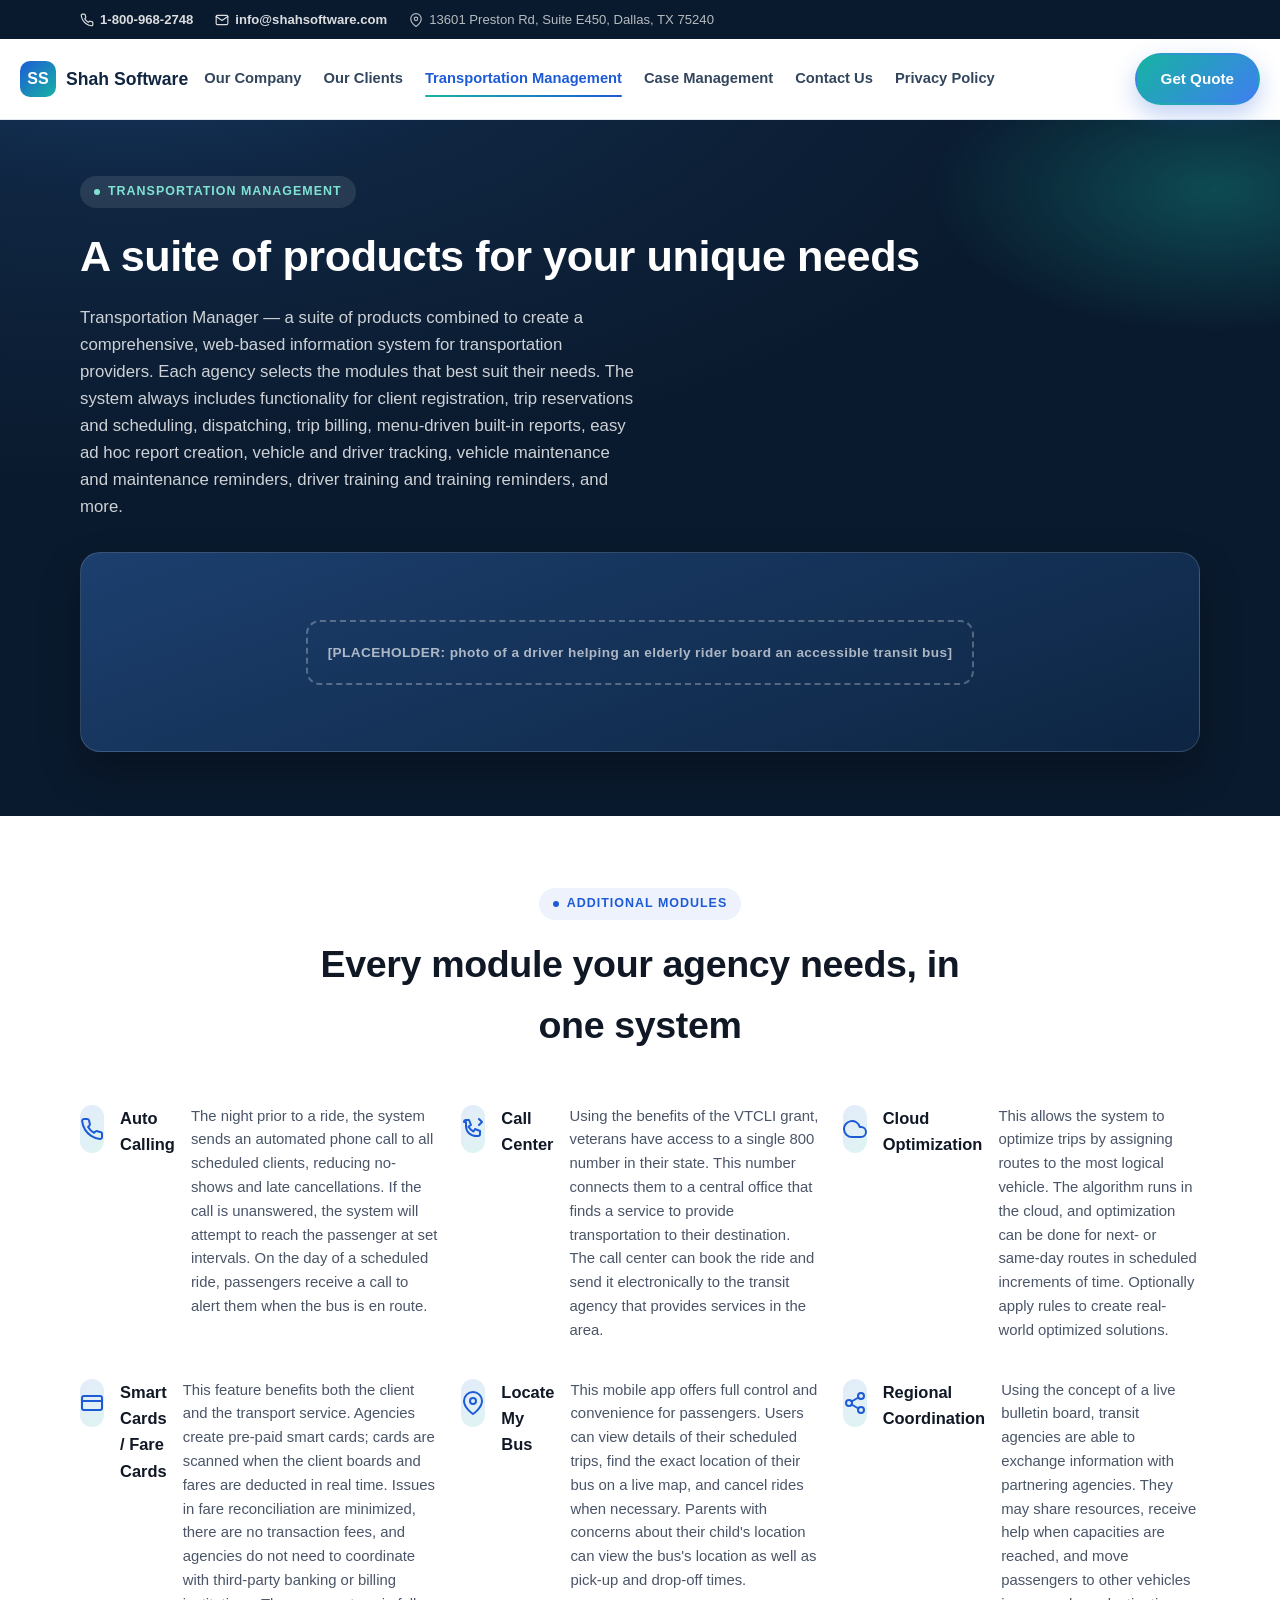
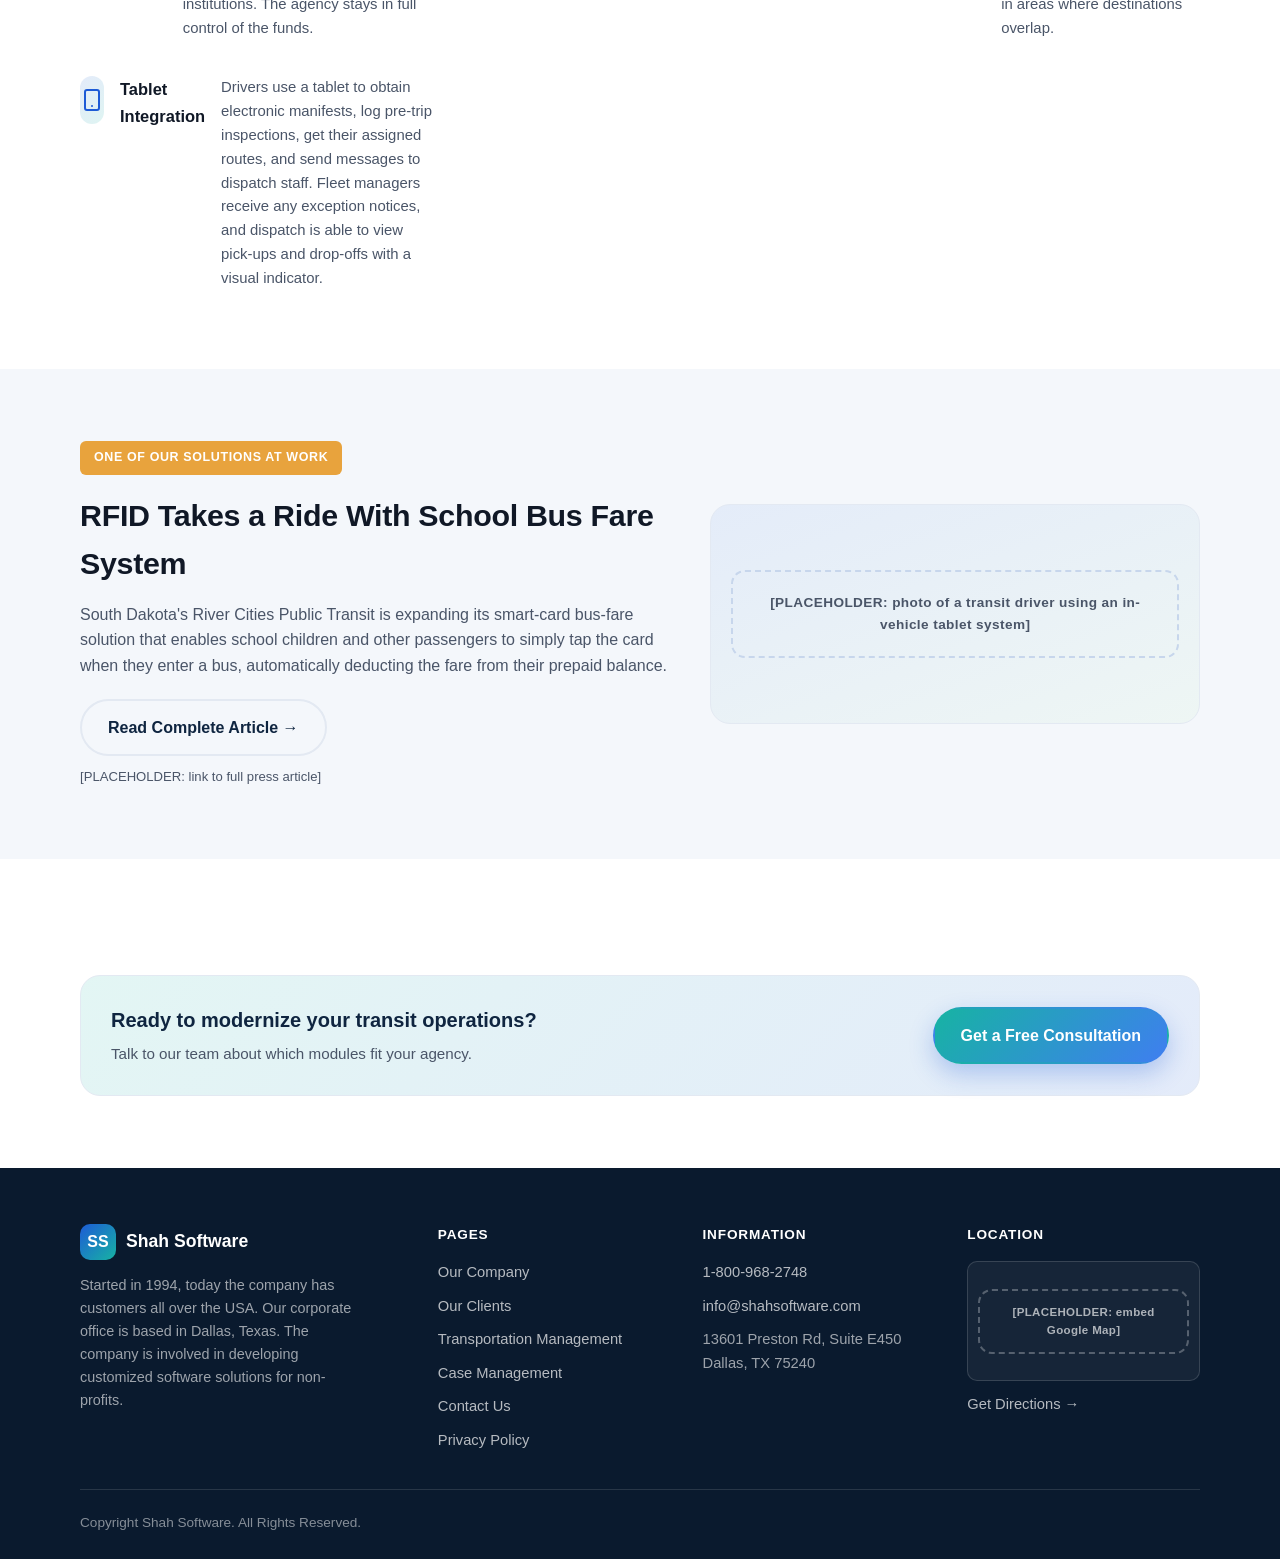
<file: transportation-management.html>
<!DOCTYPE html>
<html lang="en">
<head>
<meta charset="UTF-8">
<meta name="viewport" content="width=device-width, initial-scale=1.0">
<title>Transportation Management | Shah Software</title>
<meta name="description" content="Transportation Manager — a suite of web-based products for client registration, trip scheduling, dispatching, billing, vehicle tracking, and more.">
<link rel="icon" type="image/svg+xml" href="data:image/svg+xml,%3Csvg xmlns='http://www.w3.org/2000/svg' viewBox='0 0 36 36'%3E%3Cdefs%3E%3ClinearGradient id='g' x1='0' y1='0' x2='1' y2='1'%3E%3Cstop offset='0' stop-color='%231d5bd6'/%3E%3Cstop offset='1' stop-color='%2317b3a3'/%3E%3C/linearGradient%3E%3C/defs%3E%3Crect width='36' height='36' rx='9' fill='url(%23g)'/%3E%3Ctext x='18' y='24' font-family='Arial,Helvetica,sans-serif' font-size='15' font-weight='800' fill='white' text-anchor='middle'%3ESS%3C/text%3E%3C/svg%3E">
<link rel="canonical" href="https://www.shahsoftware.com/transportation-management.html">
<meta property="og:type" content="website">
<meta property="og:site_name" content="Shah Software">
<meta property="og:title" content="Transportation Management | Shah Software">
<meta property="og:description" content="Transportation Manager — a suite of web-based products for client registration, trip scheduling, dispatching, billing, vehicle tracking, and more.">
<meta property="og:url" content="https://www.shahsoftware.com/transportation-management.html">
<meta property="og:image" content="https://www.shahsoftware.com/[PLACEHOLDER-social-share-image.jpg]">
<meta name="twitter:card" content="summary_large_image">
<meta name="twitter:title" content="Transportation Management | Shah Software">
<meta name="twitter:description" content="Transportation Manager — a suite of web-based products for client registration, trip scheduling, dispatching, billing, vehicle tracking, and more.">
<style>
/* ===========================================================
   Shah Software — shared stylesheet
   Plain HTML + CSS, no JS, no build step.
   =========================================================== */

:root{
  --navy:#0f2540;
  --navy-deep:#0a1a2e;
  --blue:#1d5bd6;
  --blue-light:#3f7ef0;
  --teal:#17b3a3;
  --gold:#e8a33d;
  --ink:#101826;
  --ink-soft:#4a5568;
  --paper:#ffffff;
  --paper-soft:#f4f7fb;
  --line:#e3e9f2;
  --radius-lg:20px;
  --radius-md:14px;
  --radius-sm:10px;
  --shadow:0 10px 30px rgba(15,37,64,0.10);
  --shadow-sm:0 4px 14px rgba(15,37,64,0.08);
  --maxw:1160px;
  --maxw-nav:1400px;
}

*,*::before,*::after{box-sizing:border-box;}
html{scroll-behavior:smooth;scrollbar-width:thin;scrollbar-color:var(--teal) var(--paper-soft);}
:target{scroll-margin-top:100px;}
body{
  margin:0;
  font-family:-apple-system,BlinkMacSystemFont,"Segoe UI",Roboto,"Helvetica Neue",Arial,sans-serif;
  color:var(--ink);
  background:var(--paper);
  line-height:1.6;
  -webkit-font-smoothing:antialiased;
}
img{max-width:100%;display:block;}
a{color:inherit;text-decoration:none;}
ul{list-style:none;margin:0;padding:0;}
h1,h2,h3,h4,p{margin:0;}
.wrap{max-width:var(--maxw);margin:0 auto;padding:0 20px;}
section{padding:72px 0;}

/* custom scrollbar (webkit) */
::-webkit-scrollbar{width:10px;height:10px;}
::-webkit-scrollbar-track{background:var(--paper-soft);}
::-webkit-scrollbar-thumb{background:linear-gradient(var(--teal),var(--blue));border-radius:999px;}
::-webkit-scrollbar-thumb:hover{background:linear-gradient(var(--blue),var(--teal));}
::selection{background:rgba(23,179,163,0.3);}

/* accessible, on-brand focus rings (kept for keyboard users; mouse clicks don't trigger it) */
a:focus-visible,button:focus-visible,input:focus-visible,textarea:focus-visible,.btn:focus-visible,label.burger:focus-visible{
  outline:none;box-shadow:0 0 0 3px rgba(29,91,214,0.35);border-radius:8px;
}

.eyebrow{
  display:inline-flex;
  align-items:center;
  gap:8px;
  font-size:.78rem;
  font-weight:700;
  letter-spacing:.08em;
  text-transform:uppercase;
  color:var(--blue);
  background:rgba(29,91,214,0.08);
  padding:6px 14px;
  border-radius:999px;
  margin-bottom:14px;
}
.eyebrow::before{
  content:"";width:6px;height:6px;border-radius:50%;background:var(--blue);flex-shrink:0;
  animation:pulseDot 2.2s ease-in-out infinite;
}
.eyebrow.on-dark{background:rgba(255,255,255,0.1);color:#7fe3d4;}
.eyebrow.on-dark::before{background:#7fe3d4;}
@keyframes pulseDot{0%,100%{opacity:1;transform:scale(1);}50%{opacity:.45;transform:scale(1.5);}}
@media (prefers-reduced-motion:reduce){.eyebrow::before{animation:none;}}

.section-head{max-width:640px;margin:0 auto 44px;text-align:center;}
.section-head.left{margin:0 0 36px;text-align:left;}
.section-head h2{font-size:clamp(1.7rem,4vw,2.35rem);letter-spacing:-0.01em;}
.section-head p{margin-top:12px;color:var(--ink-soft);font-size:1.05rem;}

/* ===== Buttons ===== */
.btn{
  display:inline-flex;
  align-items:center;
  justify-content:center;
  gap:8px;
  padding:14px 26px;
  border-radius:999px;
  font-weight:700;
  font-size:1rem;
  border:2px solid transparent;
  cursor:pointer;
  transition:transform .18s cubic-bezier(.34,1.56,.64,1), box-shadow .2s ease, background .2s ease, color .2s ease, border-color .2s ease;
}
.btn:active{transform:translateY(1px) scale(.97);}
.btn-primary{
  background:linear-gradient(135deg,var(--teal),var(--blue-light));
  color:#fff;
  box-shadow:0 10px 24px rgba(29,91,214,0.28);
}
.btn-primary:hover{box-shadow:0 16px 34px rgba(29,91,214,0.4);transform:translateY(-2px);}
.btn-ghost{background:transparent;border-color:rgba(255,255,255,0.5);color:#fff;}
.btn-ghost:hover{background:rgba(255,255,255,0.12);border-color:#fff;transform:translateY(-2px);}
.btn-outline{background:transparent;border-color:var(--line);color:var(--navy);}
.btn-outline:hover{border-color:var(--blue);color:var(--blue);transform:translateY(-2px);box-shadow:var(--shadow-sm);}
.btn-sm{padding:10px 20px;font-size:.9rem;}

/* ===== Top info bar ===== */
.topbar{
  background:var(--navy-deep);
  color:rgba(255,255,255,0.85);
  font-size:.82rem;
}
.topbar .wrap{
  display:flex;
  flex-wrap:wrap;
  gap:6px 22px;
  align-items:center;
  padding-top:9px;
  padding-bottom:9px;
}
.topbar a{display:inline-flex;align-items:center;gap:6px;font-weight:600;transition:color .18s ease;}
.topbar a:hover{color:#7fe3d4;}
.topbar svg{width:14px;height:14px;flex-shrink:0;}
.topbar .addr{display:inline-flex;align-items:center;gap:6px;color:rgba(255,255,255,0.7);}

/* ===== Header / nav ===== */
header{
  position:sticky;
  top:0;
  z-index:50;
  background:rgba(255,255,255,0.92);
  backdrop-filter:saturate(180%) blur(10px);
  border-bottom:1px solid var(--line);
}
.nav{
  display:flex;
  flex-wrap:wrap;
  align-items:center;
  justify-content:flex-start;
  gap:10px 16px;
  padding:14px 20px;
  max-width:var(--maxw-nav);
  margin:0 auto;
}
.logo{display:flex;align-items:center;gap:10px;font-weight:800;font-size:1.1rem;color:var(--navy);order:1;flex-shrink:0;}
.logo-mark{
  width:36px;height:36px;border-radius:10px;
  background:linear-gradient(135deg,var(--blue),var(--teal));
  display:flex;align-items:center;justify-content:center;
  color:#fff;font-weight:800;font-size:1rem;flex-shrink:0;
  transition:transform .3s ease;
}
.logo:hover .logo-mark{transform:rotate(-8deg) scale(1.06);}
.icon{width:18px;height:18px;flex-shrink:0;}

.nav-toggle{display:none;}
.burger{
  order:4;
  flex-shrink:0;
  display:flex;align-items:center;justify-content:center;
  width:40px;height:40px;border-radius:10px;
  border:1px solid var(--line);background:#fff;cursor:pointer;
  transition:border-color .18s ease, background .18s ease;
}
.burger:hover{border-color:var(--blue);background:var(--paper-soft);}
.nav-links{
  order:5;
  flex-basis:100%;
  max-height:0;
  overflow:hidden;
  transition:max-height .3s ease;
  display:flex;flex-direction:column;
  width:100%;
  font-weight:600;font-size:.98rem;color:var(--navy);
}
.nav-toggle:checked ~ .nav-links{max-height:520px;margin-top:14px;}
.nav-links li{border-top:1px solid var(--line);}
.nav-links a{display:block;padding:13px 4px;opacity:.85;position:relative;transition:opacity .18s ease,color .18s ease;}
.nav-links a:hover,.nav-links a.active{opacity:1;color:var(--blue);}
.nav-cta{
  order:3;
  flex-shrink:0;
  display:inline-flex;
  padding:10px 18px;
  font-size:.88rem;
  margin-left:auto;
}

@media(min-width:1240px){
  .burger,.nav-toggle{display:none;}
  .nav-links{
    order:2;flex-basis:auto;max-height:none;overflow:visible;
    flex-direction:row;width:auto;gap:22px;font-size:.92rem;
  }
  .nav-links li{border-top:none;}
  .nav-links a{padding:4px 0;}
  .nav-links a::after{
    content:"";position:absolute;left:0;right:100%;bottom:-2px;height:2px;border-radius:2px;
    background:linear-gradient(90deg,var(--teal),var(--blue));
    transition:right .25s ease;
  }
  .nav-links a:hover::after,.nav-links a.active::after{right:0;}
  .nav-cta{order:3;padding:12px 24px;font-size:.95rem;}
}

/* ===== Hero (home, large) ===== */
.hero{
  position:relative;
  background:radial-gradient(1200px 600px at 15% -10%, #163a68 0%, var(--navy) 45%, var(--navy-deep) 100%);
  color:#fff;
  overflow:hidden;
  padding:76px 0 90px;
}
.hero::before{
  content:"";position:absolute;inset:0;
  background:radial-gradient(460px 320px at 8% 85%, rgba(63,126,240,0.28), transparent 65%);
  pointer-events:none;
  animation:auroraDriftAlt 18s ease-in-out infinite;
}
.hero::after{
  content:"";position:absolute;inset:0;
  background:
    radial-gradient(500px 260px at 92% 12%, rgba(23,179,163,0.35), transparent 60%),
    radial-gradient(420px 300px at 100% 95%, rgba(232,163,61,0.18), transparent 60%);
  pointer-events:none;
  animation:auroraDrift 14s ease-in-out infinite;
}
@keyframes auroraDrift{
  0%,100%{transform:translate(0,0) scale(1);}
  50%{transform:translate(-26px,18px) scale(1.07);}
}
@keyframes auroraDriftAlt{
  0%,100%{transform:translate(0,0) scale(1);}
  50%{transform:translate(20px,-16px) scale(1.05);}
}
@media (prefers-reduced-motion:reduce){.hero::before,.hero::after{animation:none;}}
.hero-grid{position:relative;display:grid;gap:44px;align-items:center;}
@media(min-width:960px){.hero-grid{grid-template-columns:1.05fr .95fr;gap:56px;}}
@keyframes fadeSlideUp{from{opacity:0;transform:translateY(18px);}to{opacity:1;transform:translateY(0);}}
.hero-grid > *{animation:fadeSlideUp .7s cubic-bezier(.16,1,.3,1) both;}
.hero-grid > *:nth-child(2){animation-delay:.12s;}
@media (prefers-reduced-motion:reduce){.hero-grid > *{animation:none;}}
.hero-badge{
  display:inline-flex;align-items:center;gap:8px;
  background:rgba(255,255,255,0.1);border:1px solid rgba(255,255,255,0.16);
  padding:7px 14px;border-radius:999px;font-size:.82rem;font-weight:600;margin-bottom:20px;
}
.hero h1{font-size:clamp(2.1rem,5.4vw,3.4rem);line-height:1.12;letter-spacing:-0.02em;font-weight:800;}
.hero h1 span{
  background:linear-gradient(135deg,#5fe0cf,#7fb2ff);
  -webkit-background-clip:text;background-clip:text;color:transparent;
}
.hero p.lead{margin-top:18px;font-size:1.12rem;color:rgba(255,255,255,0.82);max-width:52ch;}
.hero-actions{display:flex;flex-wrap:wrap;gap:14px;margin-top:32px;}
.hero-trust{display:flex;flex-wrap:wrap;gap:22px;margin-top:40px;padding-top:28px;border-top:1px solid rgba(255,255,255,0.14);}
.hero-trust div{font-size:.85rem;color:rgba(255,255,255,0.7);transition:transform .2s ease;cursor:default;}
.hero-trust div:hover{transform:translateY(-3px);}
.hero-trust strong{display:block;font-size:1.35rem;color:#fff;font-weight:800;transition:color .2s ease;}
.hero-trust div:hover strong{color:#7fe3d4;}
.hero-media{
  position:relative;border-radius:var(--radius-lg);overflow:hidden;
  background:linear-gradient(160deg,#1c3f6e,#0d2542);
  border:1px solid rgba(255,255,255,0.14);min-height:320px;
  display:flex;align-items:center;justify-content:center;
  box-shadow:0 30px 60px rgba(0,0,0,0.35);
  transition:transform .4s cubic-bezier(.16,1,.3,1);
}
.hero-media:hover{transform:translateY(-4px);}
.placeholder-tag{
  color:rgba(255,255,255,0.65);font-size:.85rem;font-weight:700;letter-spacing:.03em;
  text-align:center;padding:20px;border:2px dashed rgba(255,255,255,0.28);
  border-radius:var(--radius-md);margin:20px;
}

/* ===== Page hero (inner pages, compact) ===== */
.page-hero{
  position:relative;
  background:radial-gradient(1000px 500px at 10% -20%, #163a68 0%, var(--navy) 45%, var(--navy-deep) 100%);
  color:#fff;padding:56px 0 64px;overflow:hidden;
}
.page-hero::after{
  content:"";position:absolute;inset:0;
  background:radial-gradient(480px 240px at 95% 10%, rgba(23,179,163,0.32), transparent 60%);
  pointer-events:none;
  animation:auroraDrift 16s ease-in-out infinite;
}
@media (prefers-reduced-motion:reduce){.page-hero::after{animation:none;}}
.page-hero .wrap{position:relative;}
.page-hero .wrap > *{animation:fadeSlideUp .6s cubic-bezier(.16,1,.3,1) both;}
@media (prefers-reduced-motion:reduce){.page-hero .wrap > *{animation:none;}}
.page-hero h1{font-size:clamp(1.9rem,4.6vw,2.7rem);letter-spacing:-0.01em;font-weight:800;}
.page-hero p{margin-top:14px;color:rgba(255,255,255,0.8);font-size:1.05rem;max-width:60ch;}
.page-hero-media{
  margin-top:32px;border-radius:var(--radius-lg);overflow:hidden;
  background:linear-gradient(160deg,#1c3f6e,#0d2542);
  border:1px solid rgba(255,255,255,0.14);min-height:200px;
  display:flex;align-items:center;justify-content:center;
  box-shadow:0 20px 40px rgba(0,0,0,0.3);
}

/* ===== Logos / trusted strip ===== */
.strip{background:var(--paper-soft);border-bottom:1px solid var(--line);padding:26px 0;}
.strip .wrap{display:flex;flex-wrap:wrap;gap:14px 34px;align-items:center;justify-content:center;color:var(--ink-soft);font-size:.85rem;font-weight:600;text-align:center;}

/* ===== Grids / cards ===== */
.grid-3{display:grid;gap:22px;grid-template-columns:1fr;}
@media(min-width:680px){.grid-3{grid-template-columns:repeat(2,1fr);}}
@media(min-width:980px){.grid-3{grid-template-columns:repeat(3,1fr);}}
.grid-2{display:grid;gap:22px;grid-template-columns:1fr;}
@media(min-width:680px){.grid-2{grid-template-columns:repeat(2,1fr);}}

.card{
  background:#fff;border:1px solid var(--line);border-radius:var(--radius-md);
  padding:28px 24px;box-shadow:var(--shadow-sm);
  transition:transform .3s cubic-bezier(.16,1,.3,1), box-shadow .3s ease, border-color .3s ease;
}
.card:hover{transform:translateY(-6px);box-shadow:0 18px 40px rgba(29,91,214,0.16);border-color:rgba(23,179,163,0.45);}
.card-icon{
  width:48px;height:48px;border-radius:12px;
  display:flex;align-items:center;justify-content:center;
  background:linear-gradient(135deg,rgba(29,91,214,0.12),rgba(23,179,163,0.14));
  color:var(--blue);margin-bottom:18px;
  transition:transform .3s cubic-bezier(.34,1.56,.64,1);
}
.card:hover .card-icon,.why-item:hover .card-icon{transform:scale(1.1) rotate(-4deg);}
.card h3{font-size:1.15rem;margin-bottom:8px;letter-spacing:-0.01em;}
.card p{color:var(--ink-soft);font-size:.97rem;}
.card .card-media{
  margin:-28px -24px 20px;border-radius:var(--radius-md) var(--radius-md) 0 0;
  overflow:hidden;aspect-ratio:16/10;
  background:linear-gradient(160deg,#eaf1fc,#f7fbfa);
  display:flex;align-items:center;justify-content:center;
}
.card .card-media .placeholder-tag{color:var(--ink-soft);border-color:#c7d6ec;font-size:.75rem;margin:14px;}
.card a.card-link{display:inline-flex;align-items:center;gap:6px;margin-top:14px;font-weight:700;color:var(--blue);font-size:.92rem;transition:color .18s ease,transform .18s ease;}
.card a.card-link:hover{color:var(--teal);transform:translateX(4px);}

/* ===== Why choose us ===== */
.why{background:var(--paper-soft);}
.why-grid{display:grid;gap:36px;align-items:center;}
@media(min-width:940px){.why-grid{grid-template-columns:.9fr 1.1fr;}}
.why-media{
  border-radius:var(--radius-lg);background:linear-gradient(160deg,#eaf1fc,#f7fbfa);
  border:1px solid var(--line);min-height:280px;display:flex;align-items:center;justify-content:center;
}
.why-media .placeholder-tag{color:var(--ink-soft);border-color:#c7d6ec;}
.why-list{display:grid;gap:20px;}
.why-item{
  display:flex;gap:16px;align-items:flex-start;background:#fff;border:1px solid var(--line);
  border-radius:var(--radius-md);padding:18px 20px;box-shadow:var(--shadow-sm);
  transition:transform .3s cubic-bezier(.16,1,.3,1), box-shadow .3s ease, border-color .3s ease;
}
.why-item:hover{transform:translateX(6px);box-shadow:0 14px 30px rgba(29,91,214,0.14);border-color:rgba(23,179,163,0.4);}
.why-item .num{
  flex-shrink:0;width:38px;height:38px;border-radius:10px;background:var(--navy);color:#fff;
  font-weight:800;display:flex;align-items:center;justify-content:center;font-size:.95rem;
  transition:background .3s ease,transform .3s cubic-bezier(.34,1.56,.64,1);
}
.why-item:hover .num{background:linear-gradient(135deg,var(--teal),var(--blue));transform:scale(1.08);}
.why-item h3{font-size:1.05rem;margin-bottom:4px;}
.why-item p{color:var(--ink-soft);font-size:.95rem;}

/* ===== Reviews / testimonials ===== */
.reviews-grid{display:grid;gap:22px;grid-template-columns:1fr;}
@media(min-width:760px){.reviews-grid{grid-template-columns:repeat(3,1fr);}}
.review-card{
  background:#fff;border:1px solid var(--line);border-radius:var(--radius-md);
  padding:26px 24px;box-shadow:var(--shadow-sm);display:flex;flex-direction:column;gap:14px;
  transition:transform .3s cubic-bezier(.16,1,.3,1), box-shadow .3s ease, border-color .3s ease;
}
.review-card:hover{transform:translateY(-6px);box-shadow:0 18px 40px rgba(232,163,61,0.18);border-color:rgba(232,163,61,0.5);}
.stars{color:var(--gold);font-size:1.05rem;letter-spacing:2px;}
.review-card p.quote{color:var(--ink-soft);font-size:.94rem;flex-grow:1;}
.reviewer{display:flex;align-items:center;gap:12px;}
.avatar{
  width:42px;height:42px;border-radius:50%;
  background:linear-gradient(135deg,var(--blue-light),var(--teal));
  color:#fff;display:flex;align-items:center;justify-content:center;font-weight:700;font-size:.85rem;flex-shrink:0;
}
.reviewer .name{font-weight:700;font-size:.92rem;}
.reviewer .role{color:var(--ink-soft);font-size:.8rem;}

.testimonial-full{
  display:grid;gap:24px;
}
.testimonial-full .review-card{padding:30px;}
.testimonial-full p.quote{font-size:1rem;color:var(--ink-soft);}
.rating-summary{
  display:flex;align-items:center;gap:14px;flex-wrap:wrap;
  background:#fff;border:1px solid var(--line);border-radius:var(--radius-md);
  padding:18px 22px;box-shadow:var(--shadow-sm);margin-bottom:36px;
}
.rating-summary .stars{font-size:1.3rem;}
.rating-summary strong{font-size:1.1rem;}
.rating-summary span{color:var(--ink-soft);font-size:.92rem;}

/* ===== Feature grid (Transportation / Case Management) ===== */
.feature-grid{display:grid;gap:24px;grid-template-columns:1fr;}
@media(min-width:680px){.feature-grid{grid-template-columns:repeat(2,1fr);}}
@media(min-width:980px){.feature-grid.cols-3{grid-template-columns:repeat(3,1fr);}}
.feature-card{display:flex;gap:16px;align-items:flex-start;padding:6px 0;transition:transform .25s ease;}
.feature-card:hover{transform:translateX(4px);}
.feature-card .card-icon{margin-bottom:0;}
.feature-card h3{font-size:1.03rem;margin-bottom:6px;}
.feature-card p{color:var(--ink-soft);font-size:.93rem;}

.intro-copy{max-width:760px;margin:0 auto 48px;text-align:center;color:var(--ink-soft);font-size:1.05rem;}

/* ===== Spotlight / article banner ===== */
.spotlight{background:var(--paper-soft);}
.spotlight-grid{display:grid;gap:32px;align-items:center;}
@media(min-width:860px){.spotlight-grid{grid-template-columns:1.1fr .9fr;}}
.spotlight-tag{
  display:inline-block;background:var(--gold);color:#fff;font-weight:800;font-size:.78rem;
  letter-spacing:.05em;text-transform:uppercase;padding:7px 14px;border-radius:6px;margin-bottom:16px;
}
.spotlight h3{font-size:clamp(1.4rem,3vw,1.9rem);letter-spacing:-0.01em;margin-bottom:14px;}
.spotlight p{color:var(--ink-soft);}
.spotlight-media{
  border-radius:var(--radius-lg);overflow:hidden;background:linear-gradient(160deg,#e4ecf9,#eef6f4);
  border:1px solid var(--line);min-height:220px;display:flex;align-items:center;justify-content:center;
  transition:transform .4s cubic-bezier(.16,1,.3,1);
}
.spotlight-media:hover{transform:translateY(-4px);}
.spotlight-media .placeholder-tag{color:var(--ink-soft);border-color:#c7d6ec;}

/* ===== Contact ===== */
.contact-hero-strip{background:linear-gradient(160deg,var(--navy-deep),var(--navy));color:#fff;}
.contact-grid{display:grid;gap:22px;grid-template-columns:1fr;}
@media(min-width:760px){.contact-grid{grid-template-columns:repeat(2,1fr);}}
@media(min-width:1040px){.contact-grid{grid-template-columns:repeat(4,1fr);}}
.contact-card{
  background:rgba(255,255,255,0.06);border:1px solid rgba(255,255,255,0.14);
  border-radius:var(--radius-md);padding:26px 22px;text-align:left;
  transition:transform .3s cubic-bezier(.16,1,.3,1), background .3s ease, border-color .3s ease;
}
.contact-card:hover{transform:translateY(-6px);background:rgba(255,255,255,0.1);border-color:rgba(127,227,212,0.5);}
.contact-card .card-icon{background:rgba(255,255,255,0.1);color:#7fe3d4;}
.contact-card h3{font-size:1.02rem;margin-bottom:8px;}
.contact-card p{color:rgba(255,255,255,0.72);font-size:.92rem;}
.contact-card a.link{display:inline-flex;align-items:center;gap:6px;margin-top:12px;font-weight:700;color:#7fe3d4;font-size:.92rem;transition:color .18s ease,transform .18s ease;}
.contact-card a.link:hover{color:#fff;transform:translateX(4px);}
.call-banner{
  margin-top:44px;display:flex;flex-wrap:wrap;gap:20px;align-items:center;justify-content:space-between;
  background:linear-gradient(135deg,rgba(23,179,163,0.16),rgba(29,91,214,0.16));
  border:1px solid rgba(255,255,255,0.16);border-radius:var(--radius-lg);padding:28px 30px;
  transition:transform .3s ease,box-shadow .3s ease;
}
.call-banner:hover{transform:translateY(-3px);box-shadow:0 20px 44px rgba(29,91,214,0.14);}
.call-banner h3{font-size:1.25rem;margin-bottom:6px;}
.call-banner p{color:rgba(255,255,255,0.72);font-size:.95rem;}

/* ===== Contact page: info + form ===== */
.contact-layout{display:grid;gap:44px;grid-template-columns:1fr;}
@media(min-width:900px){.contact-layout{grid-template-columns:.85fr 1.15fr;}}
.info-block h2{font-size:1.4rem;margin-bottom:20px;}
.info-list{display:grid;gap:18px;}
.info-list li{display:flex;gap:14px;align-items:flex-start;}
.info-list .card-icon{background:rgba(29,91,214,0.1);}
.info-list strong{display:block;font-size:.98rem;}
.info-list a,.info-list span.value{color:var(--ink-soft);font-size:.95rem;}
.info-list a{transition:color .18s ease;}
.info-list a:hover{color:var(--blue);}
.hours-note{margin-top:22px;padding:16px 18px;background:var(--paper-soft);border:1px dashed var(--line);border-radius:var(--radius-sm);color:var(--ink-soft);font-size:.88rem;}

.form-card{background:#fff;border:1px solid var(--line);border-radius:var(--radius-lg);padding:32px;box-shadow:var(--shadow-sm);}
.form-card h2{font-size:1.4rem;margin-bottom:6px;}
.form-card > p{color:var(--ink-soft);font-size:.94rem;margin-bottom:24px;}
.form-row{display:grid;gap:16px;grid-template-columns:1fr;margin-bottom:16px;}
@media(min-width:560px){.form-row.two{grid-template-columns:1fr 1fr;}}
label{display:block;font-size:.85rem;font-weight:700;color:var(--navy);margin-bottom:6px;}
input[type=text],input[type=email],input[type=tel],textarea{
  width:100%;padding:12px 14px;border:1px solid var(--line);border-radius:var(--radius-sm);
  font:inherit;color:var(--ink);background:var(--paper-soft);
  transition:border-color .18s ease, background .18s ease, box-shadow .18s ease;
}
input:focus,textarea:focus{outline:none;border-color:var(--blue-light);background:#fff;box-shadow:0 0 0 3px rgba(29,91,214,0.14);}
textarea{resize:vertical;min-height:110px;}
.checkbox-group{display:grid;gap:10px;grid-template-columns:1fr;margin-top:6px;}
@media(min-width:560px){.checkbox-group{grid-template-columns:1fr 1fr;}}
.checkbox-group label{
  display:flex;align-items:center;gap:8px;font-weight:600;font-size:.9rem;color:var(--ink);margin-bottom:0;
}
.checkbox-group input{width:16px;height:16px;accent-color:var(--blue);}
.form-note{margin-top:18px;font-size:.82rem;color:var(--ink-soft);background:var(--paper-soft);border:1px dashed var(--line);border-radius:var(--radius-sm);padding:12px 14px;}

.map-embed{
  border-radius:var(--radius-lg);overflow:hidden;border:1px solid var(--line);
  background:var(--paper-soft);min-height:280px;display:flex;align-items:center;justify-content:center;
  margin-top:56px;
}
.map-embed .placeholder-tag{color:var(--ink-soft);border-color:#c7d6ec;}

/* ===== Prose (privacy policy) ===== */
.prose{max-width:820px;margin:0 auto;}
.prose h2{font-size:1.3rem;margin:38px 0 12px;letter-spacing:-0.01em;}
.prose h2:first-child{margin-top:0;}
.prose h3{font-size:1.05rem;margin:22px 0 8px;}
.prose p{color:var(--ink-soft);margin-bottom:14px;font-size:.98rem;}
.prose ul{list-style:disc;padding-left:22px;margin-bottom:14px;}
.prose li{color:var(--ink-soft);font-size:.98rem;margin-bottom:6px;}
.prose .meta{color:var(--ink-soft);font-size:.9rem;margin-bottom:30px;}
.prose a{color:var(--blue);text-decoration:underline;}

/* ===== Footer ===== */
footer{background:var(--navy-deep);color:rgba(255,255,255,0.7);padding:56px 0 26px;font-size:.92rem;}
.footer-grid{display:grid;gap:32px;grid-template-columns:1fr;padding-bottom:36px;border-bottom:1px solid rgba(255,255,255,0.12);}
@media(min-width:760px){.footer-grid{grid-template-columns:1.4fr 1fr 1fr 1fr;}}
.footer-brand .logo{color:#fff;margin-bottom:14px;}
.footer-brand p{color:rgba(255,255,255,0.6);font-size:.9rem;max-width:36ch;}
.footer-col h4{color:#fff;font-size:.85rem;text-transform:uppercase;letter-spacing:.06em;margin-bottom:16px;}
.footer-col ul{display:grid;gap:10px;}
.footer-col a{transition:color .18s ease, transform .18s ease;display:inline-block;}
.footer-col a:hover{color:#fff;transform:translateX(3px);}
.footer-col li.plain{color:rgba(255,255,255,0.6);}
.footer-map{
  border-radius:var(--radius-sm);overflow:hidden;border:1px solid rgba(255,255,255,0.14);
  min-height:120px;background:rgba(255,255,255,0.05);display:flex;align-items:center;justify-content:center;
}
.footer-map .placeholder-tag{margin:10px;padding:12px;font-size:.72rem;}
.footer-bottom{display:flex;flex-wrap:wrap;gap:12px;align-items:center;justify-content:space-between;padding-top:22px;font-size:.85rem;color:rgba(255,255,255,0.5);}

</style>
</head>
<body>

<div class="topbar">
  <div class="wrap">
    <a href="tel:+18009682748">
      <svg viewBox="0 0 24 24" fill="none" stroke="currentColor" stroke-width="2" stroke-linecap="round" stroke-linejoin="round"><path d="M22 16.92v3a2 2 0 0 1-2.18 2 19.79 19.79 0 0 1-8.63-3.07 19.5 19.5 0 0 1-6-6 19.79 19.79 0 0 1-3.07-8.67A2 2 0 0 1 4.11 2h3a2 2 0 0 1 2 1.72c.127.96.361 1.903.7 2.81a2 2 0 0 1-.45 2.11L8.09 9.91a16 16 0 0 0 6 6l1.27-1.27a2 2 0 0 1 2.11-.45c.907.339 1.85.573 2.81.7A2 2 0 0 1 22 16.92z"/></svg>
      1-800-968-2748
    </a>
    <a href="mailto:info@shahsoftware.com">
      <svg viewBox="0 0 24 24" fill="none" stroke="currentColor" stroke-width="2" stroke-linecap="round" stroke-linejoin="round"><path d="M4 4h16c1.1 0 2 .9 2 2v12c0 1.1-.9 2-2 2H4c-1.1 0-2-.9-2-2V6c0-1.1.9-2 2-2z"/><polyline points="22,6 12,13 2,6"/></svg>
      info@shahsoftware.com
    </a>
    <span class="addr">
      <svg viewBox="0 0 24 24" fill="none" stroke="currentColor" stroke-width="2" stroke-linecap="round" stroke-linejoin="round"><path d="M21 10c0 7-9 13-9 13s-9-6-9-13a9 9 0 0 1 18 0z"/><circle cx="12" cy="10" r="3"/></svg>
      13601 Preston Rd, Suite E450, Dallas, TX 75240
    </span>
  </div>
</div>

<header>
  <nav class="nav">
    <a href="index.html" class="logo">
      <span class="logo-mark">SS</span>
      Shah Software
    </a>

    <input type="checkbox" id="nav-toggle" class="nav-toggle">

    <ul class="nav-links">
      <li><a href="our-company.html">Our Company</a></li>
      <li><a href="our-clients.html">Our Clients</a></li>
      <li><a href="transportation-management.html" class="active">Transportation Management</a></li>
      <li><a href="case-management.html">Case Management</a></li>
      <li><a href="contact.html">Contact Us</a></li>
      <li><a href="privacy-policy.html">Privacy Policy</a></li>
    </ul>

    <a href="contact.html" class="btn btn-primary nav-cta">Get Quote</a>

    <label for="nav-toggle" class="burger" aria-label="Menu">
      <svg class="icon" viewBox="0 0 24 24" fill="none" stroke="currentColor" stroke-width="2" stroke-linecap="round"><line x1="3" y1="6" x2="21" y2="6"/><line x1="3" y1="12" x2="21" y2="12"/><line x1="3" y1="18" x2="21" y2="18"/></svg>
    </label>
  </nav>
</header>

<main>

  <section class="page-hero">
    <div class="wrap">
      <span class="eyebrow on-dark">Transportation Management</span>
      <h1>A suite of products for your unique needs</h1>
      <p>Transportation Manager — a suite of products combined to create a comprehensive, web-based information system for transportation providers. Each agency selects the modules that best suit their needs. The system always includes functionality for client registration, trip reservations and scheduling, dispatching, trip billing, menu-driven built-in reports, easy ad hoc report creation, vehicle and driver tracking, vehicle maintenance and maintenance reminders, driver training and training reminders, and more.</p>
      <div class="page-hero-media">
        <div class="placeholder-tag">[PLACEHOLDER: photo of a driver helping an elderly rider board an accessible transit bus]</div>
      </div>
    </div>
  </section>

  <section>
    <div class="wrap">
      <div class="section-head">
        <span class="eyebrow">Additional Modules</span>
        <h2>Every module your agency needs, in one system</h2>
      </div>

      <div class="feature-grid cols-3">
        <div class="feature-card">
          <div class="card-icon">
            <svg width="24" height="24" viewBox="0 0 24 24" fill="none" stroke="currentColor" stroke-width="2" stroke-linecap="round" stroke-linejoin="round"><path d="M22 16.92v3a2 2 0 0 1-2.18 2 19.79 19.79 0 0 1-8.63-3.07 19.5 19.5 0 0 1-6-6 19.79 19.79 0 0 1-3.07-8.67A2 2 0 0 1 4.11 2h3a2 2 0 0 1 2 1.72c.127.96.361 1.903.7 2.81a2 2 0 0 1-.45 2.11L8.09 9.91a16 16 0 0 0 6 6l1.27-1.27a2 2 0 0 1 2.11-.45c.907.339 1.85.573 2.81.7A2 2 0 0 1 22 16.92z"/></svg>
          </div>
          <h3>Auto Calling</h3>
          <p>The night prior to a ride, the system sends an automated phone call to all scheduled clients, reducing no-shows and late cancellations. If the call is unanswered, the system will attempt to reach the passenger at set intervals. On the day of a scheduled ride, passengers receive a call to alert them when the bus is en route.</p>
        </div>

        <div class="feature-card">
          <div class="card-icon">
            <svg width="24" height="24" viewBox="0 0 24 24" fill="none" stroke="currentColor" stroke-width="2" stroke-linecap="round" stroke-linejoin="round"><path d="M3 5a2 2 0 0 1 2-2h3l2 5-2.5 1.5a11 11 0 0 0 5 5L14 12l5 2v3a2 2 0 0 1-2 2h-1C9.16 19 5 14.84 5 9V5z"/><path d="M18 2l3 3-3 3"/></svg>
          </div>
          <h3>Call Center</h3>
          <p>Using the benefits of the VTCLI grant, veterans have access to a single 800 number in their state. This number connects them to a central office that finds a service to provide transportation to their destination. The call center can book the ride and send it electronically to the transit agency that provides services in the area.</p>
        </div>

        <div class="feature-card">
          <div class="card-icon">
            <svg width="24" height="24" viewBox="0 0 24 24" fill="none" stroke="currentColor" stroke-width="2" stroke-linecap="round" stroke-linejoin="round"><path d="M18 10h-1.26A8 8 0 1 0 9 20h9a5 5 0 0 0 0-10z"/></svg>
          </div>
          <h3>Cloud Optimization</h3>
          <p>This allows the system to optimize trips by assigning routes to the most logical vehicle. The algorithm runs in the cloud, and optimization can be done for next- or same-day routes in scheduled increments of time. Optionally apply rules to create real-world optimized solutions.</p>
        </div>

        <div class="feature-card">
          <div class="card-icon">
            <svg width="24" height="24" viewBox="0 0 24 24" fill="none" stroke="currentColor" stroke-width="2" stroke-linecap="round" stroke-linejoin="round"><rect x="2" y="5" width="20" height="14" rx="2"/><line x1="2" y1="10" x2="22" y2="10"/></svg>
          </div>
          <h3>Smart Cards / Fare Cards</h3>
          <p>This feature benefits both the client and the transport service. Agencies create pre-paid smart cards; cards are scanned when the client boards and fares are deducted in real time. Issues in fare reconciliation are minimized, there are no transaction fees, and agencies do not need to coordinate with third-party banking or billing institutions. The agency stays in full control of the funds.</p>
        </div>

        <div class="feature-card">
          <div class="card-icon">
            <svg width="24" height="24" viewBox="0 0 24 24" fill="none" stroke="currentColor" stroke-width="2" stroke-linecap="round" stroke-linejoin="round"><path d="M21 10c0 7-9 13-9 13s-9-6-9-13a9 9 0 0 1 18 0z"/><circle cx="12" cy="10" r="3"/></svg>
          </div>
          <h3>Locate My Bus</h3>
          <p>This mobile app offers full control and convenience for passengers. Users can view details of their scheduled trips, find the exact location of their bus on a live map, and cancel rides when necessary. Parents with concerns about their child's location can view the bus's location as well as pick-up and drop-off times.</p>
        </div>

        <div class="feature-card">
          <div class="card-icon">
            <svg width="24" height="24" viewBox="0 0 24 24" fill="none" stroke="currentColor" stroke-width="2" stroke-linecap="round" stroke-linejoin="round"><circle cx="18" cy="5" r="3"/><circle cx="6" cy="12" r="3"/><circle cx="18" cy="19" r="3"/><line x1="8.59" y1="10.51" x2="15.42" y2="6.49"/><line x1="8.59" y1="13.49" x2="15.42" y2="17.51"/></svg>
          </div>
          <h3>Regional Coordination</h3>
          <p>Using the concept of a live bulletin board, transit agencies are able to exchange information with partnering agencies. They may share resources, receive help when capacities are reached, and move passengers to other vehicles in areas where destinations overlap.</p>
        </div>

        <div class="feature-card">
          <div class="card-icon">
            <svg width="24" height="24" viewBox="0 0 24 24" fill="none" stroke="currentColor" stroke-width="2" stroke-linecap="round" stroke-linejoin="round"><rect x="5" y="2" width="14" height="20" rx="2"/><line x1="12" y1="18" x2="12.01" y2="18"/></svg>
          </div>
          <h3>Tablet Integration</h3>
          <p>Drivers use a tablet to obtain electronic manifests, log pre-trip inspections, get their assigned routes, and send messages to dispatch staff. Fleet managers receive any exception notices, and dispatch is able to view pick-ups and drop-offs with a visual indicator.</p>
        </div>
      </div>
    </div>
  </section>

  <section class="spotlight">
    <div class="wrap spotlight-grid">
      <div>
        <span class="spotlight-tag">One of Our Solutions at Work</span>
        <h3>RFID Takes a Ride With School Bus Fare System</h3>
        <p>South Dakota's River Cities Public Transit is expanding its smart-card bus-fare solution that enables school children and other passengers to simply tap the card when they enter a bus, automatically deducting the fare from their prepaid balance.</p>
        <div style="margin-top:20px;">
          <a href="#" class="btn btn-outline">Read Complete Article →</a>
          <p style="margin-top:10px;font-size:.82rem;color:var(--ink-soft);">[PLACEHOLDER: link to full press article]</p>
        </div>
      </div>
      <div class="spotlight-media">
        <div class="placeholder-tag">[PLACEHOLDER: photo of a transit driver using an in-vehicle tablet system]</div>
      </div>
    </div>
  </section>

  <section>
    <div class="wrap">
      <div class="call-banner" style="background:linear-gradient(135deg,rgba(23,179,163,0.12),rgba(29,91,214,0.12));border:1px solid var(--line);">
        <div>
          <h3 style="color:var(--navy);">Ready to modernize your transit operations?</h3>
          <p style="color:var(--ink-soft);">Talk to our team about which modules fit your agency.</p>
        </div>
        <a class="btn btn-primary" href="contact.html">Get a Free Consultation</a>
      </div>
    </div>
  </section>

</main>

<footer>
  <div class="wrap">
    <div class="footer-grid">
      <div class="footer-brand">
        <a href="index.html" class="logo">
          <span class="logo-mark">SS</span>
          Shah Software
        </a>
        <p>Started in 1994, today the company has customers all over the USA. Our corporate office is based in Dallas, Texas. The company is involved in developing customized software solutions for non-profits.</p>
      </div>

      <div class="footer-col">
        <h4>Pages</h4>
        <ul>
          <li><a href="our-company.html">Our Company</a></li>
          <li><a href="our-clients.html">Our Clients</a></li>
          <li><a href="transportation-management.html">Transportation Management</a></li>
          <li><a href="case-management.html">Case Management</a></li>
          <li><a href="contact.html">Contact Us</a></li>
          <li><a href="privacy-policy.html">Privacy Policy</a></li>
        </ul>
      </div>

      <div class="footer-col">
        <h4>Information</h4>
        <ul>
          <li><a href="tel:+18009682748">1-800-968-2748</a></li>
          <li><a href="mailto:info@shahsoftware.com">info@shahsoftware.com</a></li>
          <li class="plain">13601 Preston Rd, Suite E450<br>Dallas, TX 75240</li>
        </ul>
      </div>

      <div class="footer-col">
        <h4>Location</h4>
        <div class="footer-map"><div class="placeholder-tag">[PLACEHOLDER: embed Google Map]</div></div>
        <ul style="margin-top:12px;">
          <li><a href="https://www.google.com/maps/search/?api=1&query=13601+Preston+Rd+Suite+E450+Dallas+TX+75240" target="_blank" rel="noopener">Get Directions →</a></li>
        </ul>
      </div>
    </div>

    <div class="footer-bottom">
      <span>Copyright Shah Software. All Rights Reserved.</span>
    </div>
  </div>
</footer>

</body>
</html>
</file>
